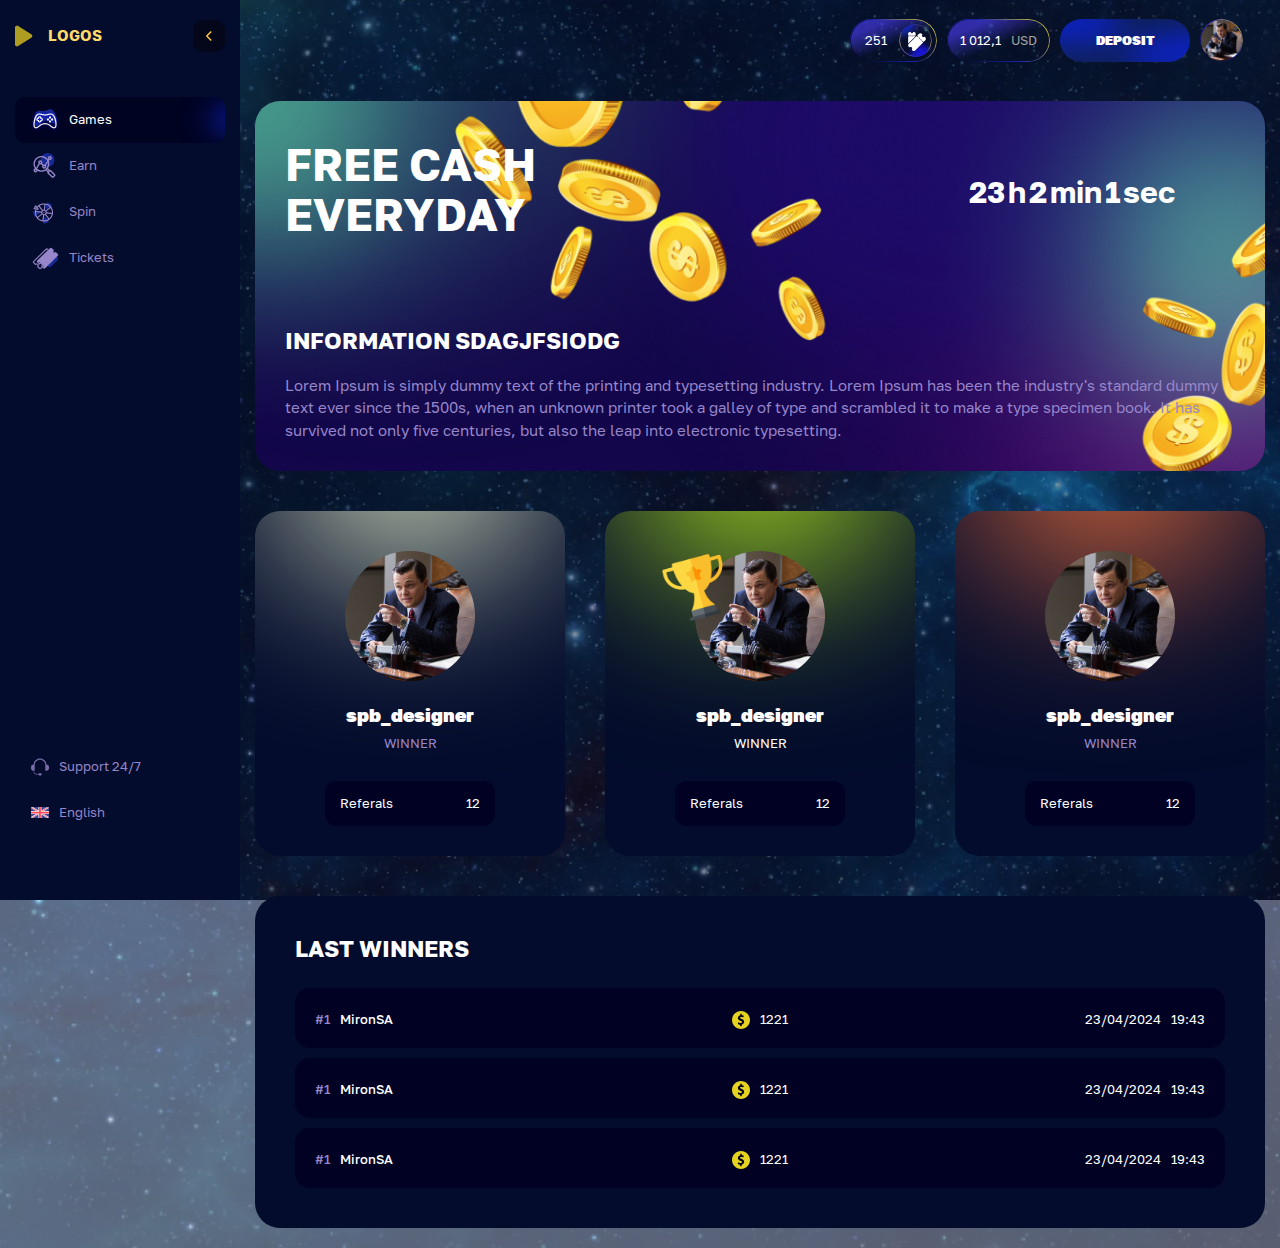
<file: index.html>
<!doctype html><html lang="en"><head><meta charset="UTF-8"><meta name="viewport" content="width=device-width,initial-scale=1"><link rel="shortcut icon" type="image/png" href="./favicon.jpg"><link rel="stylesheet" href="./assets/css/main.css"><meta name="format-detection" content="telephone=no"><title>Title</title></head><body><div class="app"><header class="header"><a href="index.html" class="header__logo"><img src="assets/img/Logo-mobile.png" alt="Logo"> logos</a><div class="header__right"><button class="header__item header__item_tickets gradient"><span>251</span> <svg width="33" height="33" viewBox="0 0 33 33" fill="none" xmlns="http://www.w3.org/2000/svg"><g clip-path="url(#clip0_3_8069)"><rect x="0.5" y="0.5" width="32" height="32" rx="16" stroke="url(#paint0_linear_3_8069)"/><g filter="url(#filter0_f_3_8069)"><ellipse cx="4.1249" cy="1.33514e-05" rx="10.725" ry="11.55" fill="url(#paint1_linear_3_8069)"/></g><g filter="url(#filter1_f_3_8069)"><ellipse cx="22.275" cy="33" rx="10.725" ry="11.55" fill="url(#paint2_linear_3_8069)"/></g><path d="M23.2263 10.9509C23.3075 10.8226 23.3417 10.6701 23.323 10.5194C23.3044 10.3687 23.2341 10.2292 23.1242 10.1245L22.7342 9.73449C22.3648 9.36508 21.8638 9.15755 21.3414 9.15755C20.819 9.15755 20.3179 9.36508 19.9485 9.73449L18.1564 11.5266L19.0223 12.3925C19.0569 12.4189 19.086 12.4518 19.1078 12.4894C19.1297 12.527 19.144 12.5685 19.1498 12.6116C19.1556 12.6548 19.1529 12.6986 19.1418 12.7407C19.1306 12.7827 19.1113 12.8222 19.085 12.8568C19.0317 12.9266 18.9529 12.9725 18.8658 12.9843C18.7787 12.996 18.6906 12.9727 18.6207 12.9194C18.5603 12.8916 17.6921 11.9909 17.6921 11.9909L9.81795 19.8651C9.61672 20.0435 9.45416 20.2612 9.34028 20.5048C9.22639 20.7484 9.1636 21.0128 9.15577 21.2816C9.14794 21.5504 9.19524 21.818 9.29475 22.0678C9.39426 22.3177 9.54388 22.5445 9.73438 22.7343L10.1197 23.1197C10.23 23.2326 10.3773 23.3021 10.5346 23.3153C10.6919 23.3285 10.8487 23.2846 10.9763 23.1916C11.2457 22.9975 11.5754 22.9055 11.9064 22.9322C12.2375 22.9588 12.5482 23.1024 12.783 23.3373C13.0178 23.5721 13.1614 23.8828 13.1881 24.2138C13.2148 24.5448 13.1228 24.8745 12.9286 25.1439C12.8356 25.2715 12.7917 25.4283 12.8049 25.5856C12.8182 25.743 12.8876 25.8902 13.0006 26.0005L13.3836 26.3836C13.753 26.753 14.254 26.9605 14.7765 26.9605C15.2989 26.9605 15.7999 26.753 16.1693 26.3836L24.127 18.4258C24.127 18.4258 23.224 17.5506 23.1985 17.4972C23.1673 17.4355 23.1564 17.3656 23.1673 17.2973C23.1783 17.229 23.2105 17.1659 23.2594 17.1171C23.3083 17.0682 23.3713 17.036 23.4396 17.025C23.5079 17.0141 23.5778 17.025 23.6396 17.0562C23.7394 17.0956 24.5797 17.9731 24.5797 17.9731L26.3834 16.1694C26.7528 15.8 26.9604 15.299 26.9604 14.7766C26.9604 14.2541 26.7528 13.7531 26.3834 13.3837L25.9679 12.9682C25.8624 12.8638 25.7246 12.7983 25.5771 12.7823C25.4295 12.7662 25.2809 12.8007 25.1554 12.88C24.8868 13.0457 24.5702 13.1159 24.2567 13.0793C23.9432 13.0427 23.6513 12.9013 23.4281 12.6782C23.205 12.455 23.0637 12.1631 23.027 11.8496C22.9904 11.5361 23.0606 11.2195 23.2263 10.9509ZM22.5717 15.9419C22.6333 16.0035 22.6679 16.087 22.6679 16.174C22.6679 16.2611 22.6333 16.3446 22.5717 16.4062C22.5101 16.4678 22.4266 16.5023 22.3396 16.5023C22.2525 16.5023 22.169 16.4678 22.1074 16.4062L21.4807 15.7794C21.4191 15.7178 21.3845 15.6343 21.3845 15.5473C21.3845 15.4602 21.4191 15.3767 21.4807 15.3151C21.5422 15.2536 21.6257 15.219 21.7128 15.219C21.7999 15.219 21.8834 15.2536 21.9449 15.3151L22.5717 15.9419ZM20.7958 14.166C20.8574 14.2276 20.892 14.3111 20.892 14.3982C20.892 14.4852 20.8574 14.5687 20.7958 14.6303C20.7343 14.6919 20.6508 14.7265 20.5637 14.7265C20.4766 14.7265 20.3931 14.6919 20.3316 14.6303L19.7001 13.9989C19.6386 13.9373 19.604 13.8538 19.604 13.7668C19.604 13.6797 19.6386 13.5962 19.7001 13.5346C19.7617 13.473 19.8452 13.4385 19.9323 13.4385C20.0193 13.4385 20.1029 13.473 20.1644 13.5346L20.7958 14.166ZM16.5036 12.2509C16.2784 12.2486 15.8304 12.2509 15.6075 12.2509C15.5204 12.2512 15.4367 12.2169 15.3749 12.1555C15.3131 12.0941 15.2782 12.0107 15.2779 11.9236C15.2776 11.8364 15.3119 11.7528 15.3733 11.691C15.4346 11.6291 15.5181 11.5942 15.6052 11.5939H16.6591L16.6591 9.59752C16.6579 9.15769 16.4826 8.73623 16.1716 8.42522C15.8606 8.11422 15.4391 7.93895 14.9993 7.93772L14.5838 7.9354C14.4395 7.93954 14.3005 7.99113 14.1885 8.08219C14.0764 8.17326 13.9975 8.29871 13.964 8.43914C13.9059 8.67118 13.7721 8.87718 13.5836 9.02447C13.3952 9.17176 13.1629 9.2519 12.9237 9.25217C12.6845 9.25243 12.4521 9.17281 12.2633 9.02595C12.0746 8.87908 11.9402 8.67337 11.8817 8.44147C11.849 8.29309 11.7659 8.16063 11.6466 8.06666C11.5272 7.97269 11.3789 7.92302 11.227 7.92611L10.8138 7.92612C10.3737 7.92845 9.95232 8.10432 9.64112 8.41552C9.32991 8.72673 9.15405 9.14814 9.15171 9.58824L9.14939 11.587L10.2079 11.6009C10.2951 11.6012 10.3785 11.6361 10.4399 11.6979C10.5013 11.7597 10.5356 11.8434 10.5353 11.9305C10.535 12.0176 10.5001 12.1011 10.4382 12.1625C10.3764 12.2238 10.2927 12.2582 10.2056 12.2578L9.15171 12.2578L9.15635 19.6074L16.5036 12.2509ZM13.2374 11.9236C13.2372 11.8802 13.2456 11.8373 13.2621 11.7972C13.2786 11.7571 13.3029 11.7207 13.3335 11.6901C13.3642 11.6594 13.4006 11.6352 13.4407 11.6187C13.4807 11.6022 13.5237 11.5937 13.567 11.5939L14.2936 11.5962C14.3803 11.5965 14.4634 11.6311 14.5248 11.6924C14.5861 11.7537 14.6207 11.8368 14.6209 11.9236C14.6207 12.0103 14.5861 12.0934 14.5248 12.1547C14.4634 12.2161 14.3803 12.2506 14.2936 12.2509L13.5647 12.2509C13.478 12.2506 13.3949 12.2161 13.3335 12.1547C13.2722 12.0934 13.2376 12.0103 13.2374 11.9236ZM11.1992 11.9236C11.199 11.8802 11.2074 11.8373 11.2239 11.7972C11.2404 11.7571 11.2647 11.7207 11.2953 11.6901C11.326 11.6594 11.3624 11.6352 11.4025 11.6187C11.4425 11.6022 11.4855 11.5937 11.5288 11.5939L12.2531 11.5939C12.3405 11.5939 12.4244 11.6287 12.4862 11.6905C12.548 11.7523 12.5827 11.8361 12.5827 11.9236C12.5827 12.011 12.548 12.0948 12.4862 12.1567C12.4244 12.2185 12.3405 12.2532 12.2531 12.2532L11.5358 12.2602C11.4913 12.2613 11.447 12.2534 11.4056 12.2369C11.3643 12.2204 11.3267 12.1956 11.2952 12.1641C11.2637 12.1326 11.239 12.0951 11.2225 12.0537C11.206 12.0124 11.198 11.9681 11.1992 11.9236Z" fill="white"/></g><defs><filter id="filter0_f_3_8069" x="-12.8001" y="-17.75" width="33.85" height="35.5" filterUnits="userSpaceOnUse" color-interpolation-filters="sRGB"><feFlood flood-opacity="0" result="BackgroundImageFix"/><feBlend mode="normal" in="SourceGraphic" in2="BackgroundImageFix" result="shape"/><feGaussianBlur stdDeviation="3.1" result="effect1_foregroundBlur_3_8069"/></filter><filter id="filter1_f_3_8069" x="5.35005" y="15.25" width="33.85" height="35.5" filterUnits="userSpaceOnUse" color-interpolation-filters="sRGB"><feFlood flood-opacity="0" result="BackgroundImageFix"/><feBlend mode="normal" in="SourceGraphic" in2="BackgroundImageFix" result="shape"/><feGaussianBlur stdDeviation="3.1" result="effect1_foregroundBlur_3_8069"/></filter><linearGradient id="paint0_linear_3_8069" x1="19.745" y1="-3.07627" x2="4.79818" y2="36.8741" gradientUnits="userSpaceOnUse"><stop offset="0.124267" stop-color="white" stop-opacity="0.15"/><stop offset="0.464" stop-color="#FFCB4D" stop-opacity="0.6"/><stop offset="0.9999" stop-color="#4131FF"/></linearGradient><linearGradient id="paint1_linear_3_8069" x1="4.1249" y1="-11.55" x2="4.1249" y2="11.55" gradientUnits="userSpaceOnUse"><stop stop-color="#1B08F3"/><stop offset="1" stop-color="#10328B"/></linearGradient><linearGradient id="paint2_linear_3_8069" x1="22.275" y1="21.45" x2="22.275" y2="44.55" gradientUnits="userSpaceOnUse"><stop stop-color="#1B08F3"/><stop offset="1" stop-color="#10328B"/></linearGradient><clipPath id="clip0_3_8069"><rect width="33" height="33" rx="16.5" fill="white"/></clipPath></defs></svg></button> <button class="header__item header__item_usdt gradient"><span>1 012,1</span> <span class="header__currency">USD</span></button> <a href="deposit.html" class="header__item btn"><span class="btn__text">Deposit</span> </a><button class="header__item gradient header__avatar-wrapper"><a href="account.html" class="header__avatar"><img src="assets/img/avatar.jpg" alt="Avatar"> </a><svg width="10" height="6" viewBox="0 0 10 6" fill="none" xmlns="http://www.w3.org/2000/svg"><path fill-rule="evenodd" clip-rule="evenodd" d="M4.46857 5.535L0.469238 1.53109L1.5305 0.471035L4.99929 3.94379L8.46933 0.470947L9.53042 1.53118L5.52975 5.53508C5.38907 5.67588 5.19818 5.75499 4.99914 5.75497C4.80011 5.75495 4.60924 5.67582 4.46857 5.535Z" fill="#FFC53E"/></svg></button></div></header><div class="warnings"><div class="warnings__container container"><div class="warnings__item done"><div class="warnings__img"></div><div class="title">Done</div><p>costumed shooting in photo zones with professional photographers</p><button class="btn"><span>PLAY</span></button> <button class="warnings__btn">Cancel</button></div><div class="warnings__item info"><div class="warnings__img"></div><div class="title">Done</div><p>costumed shooting in photo zones with professional photographers</p><button class="btn"><span>PLAY</span></button> <button class="warnings__btn">Cancel</button></div><div class="warnings__item warning"><div class="warnings__img"></div><div class="title">Done</div><p>costumed shooting in photo zones with professional photographers</p><button class="btn"><span>PLAY</span></button> <button class="warnings__btn">Cancel</button></div></div></div><div class="ticket"><div class="ticket__container container main__block"><h3 class="title">YOUR TICKET READY</h3><p>Lorem Ipsum is simply dummy text of the printing and typesetting industry.</p><form action="#" class="form ticket__form"><div class="form__field"><h4 class="form__title">Login</h4><div class="form__input-field"><input type="text" class="form__input" placeholder="Login"> <button class="form__copy-btn"></button></div></div><div class="form__field"><h4 class="form__title">Password</h4><div class="form__input-field"><input type="password" class="form__input" placeholder="Password"> <button class="form__copy-btn"></button></div></div><div class="form__message">Sign up or take a screenshot of the page</div><button class="btn"><span>PLAY</span></button></form></div></div><div class="game-popup"><div class="game-popup__container"><button class="game-popup__close-btn"></button><div class="game-popup__item game"><div class="game__img"></div><form class="game__content"><div class="game__field"><h3 class="title">CASH MACHINE</h3></div><div class="game__field"><p>Ticket amount</p><div class="game__input-block"><label for="ticket-count">$</label> <input type="text" id="ticket-count" class="game__input" placeholder="0,0001"></div><div class="game__counts"><button class="game__count">20$</button> <button class="game__count">50$</button> <button class="game__count">75$</button> <button class="game__count">100$</button> <button class="game__count">200$</button></div></div><div class="game__field"><p>Information about ticket</p><span class="game__redeem"><span class="game__title">Redeem: </span>20$ - 200$ </span><a href="#" class="game__rules">see game rules</a></div><div class="game__field"><button class="btn"><span>BUY TICKET</span></button></div></form></div></div></div><div class="login"><form action="#" class="login__form login__sign-in"><div class="login__form-content"><h2 class="title">SIGN IN</h2><p>A new user? <a href="#">Create an account</a></p><button class="btn login__telegram-btn"><span>SIGN IN WITH</span><img src="assets/img/telegram.png" alt=""></button> <span class="login__separator">or sign in with email</span><div class="login__input-field"><input type="text" class="login__input" placeholder="Username/Email"> <input type="password" class="login__input" placeholder="Password"></div><button class="btn login__btn"><span>Sign in</span></button> <button class="login__password-btn">Forget password?</button></div></form><form action="#" class="login__form login__sign-up"><div class="login__form-content"><h2 class="title">SIGN UP</h2><p>Already have an account? <a href="#"> Sign In</a></p><button class="btn login__telegram-btn"><span>SIGN IN WITH</span><img src="assets/img/telegram.png" alt=""></button> <span class="login__separator">or sign in with email</span><div class="login__input-field"><input type="text" class="login__input" placeholder="Username/Email"> <input type="password" class="login__input" placeholder="Password"> <input type="password" class="login__input" placeholder="Repeat password"> <input type="tel" class="login__input" placeholder="Phone number"></div><button class="btn login__btn"><span>Sign Up</span></button> <button class="login__password-btn">Forget password?</button></div></form><form action="#" class="login__form login__restore-password"><div class="login__form-content"><h2 class="title">FORGET PASSWORD</h2><div class="login__tabs"><button class="login__tab active"><span>Phone</span></button> <button class="login__tab"><span>Number</span></button></div><div class="login__input-field"><input type="text" class="login__input" placeholder="Username/Email"> <button class="btn login__btn"><span>COUNTINED</span></button></div></div></form><form action="#" class="login__form login__code"><div class="login__form-content"><h2 class="title">ENTER TO CODE</h2><p>Check your email, we have sent a <b>5-digit</b> recovery code, do not forget to <b>check the spam</b> folder</p><div class="login__input-code-group"><input type="text" class="login__input-code" placeholder="_"> <input type="text" class="login__input-code" placeholder="_"> <input type="text" class="login__input-code" placeholder="_"> <input type="text" class="login__input-code" placeholder="_"> <input type="text" class="login__input-code" placeholder="_"></div><button class="btn login__btn"><span>NEXT</span></button></div></form><form action="#" class="login__form login__password"><div class="login__form-content"><h2 class="title">PASSWORD</h2><div class="login__input-field"><input type="Password" class="login__input" placeholder="Password"> <input type="password" class="login__input" placeholder="Confirm password"> <button class="btn login__btn"><span>CHANGE PASSWORD</span></button></div></div></form></div><div class="mobile-wallet loading"><button class="mobile-wallet__close-btn"></button><div class="mobile-wallet__loaded"><h2 class="title"><img src="assets/img/wallet.png" alt="Wallet">USDT</h2><div class="mobile-wallet__tabs"><button class="mobile-wallet__btn active"><span>Deposit</span></button> <button class="mobile-wallet__btn"><span>Cashout</span></button></div><div class="mobile-wallet__content"><div class="mobile-wallet__deposit"><div class="mobile-wallet__field"><h3 class="mobile-wallet__title">Select network</h3><div class="mobile-wallet__select-field"><select name="deposit-select" id="deposit-select" class="mobile-wallet__select"><option disabled="disabled" selected="selected">Select Network</option></select></div></div><div class="mobile-wallet__field qr"><div class="mobile-wallet__qr"><img src="assets/img/qr.png" alt="QR"></div></div><div class="mobile-wallet__field"><div class="mobile-wallet__warning attention"><span>Fee</span> <span>0,000021</span></div><div class="mobile-wallet__warning"><span>Minimum Deposit:</span> <span>0,0000</span></div></div></div><div class="mobile-wallet__cashout active"><div class="mobile-wallet__field"><h3 class="mobile-wallet__title">Select network</h3><div class="mobile-wallet__input-field"><input type="text" class="mobile-wallet__input" placeholder="bc1qzmu0jxswuvuay8n6hcl5z98ufmx2avsfntl7wh"></div></div><div class="mobile-wallet__field"><h3 class="mobile-wallet__title">Select network</h3><div class="mobile-wallet__input-field"><span class="mobile-wallet__error">invalid value</span> <input type="text" class="mobile-wallet__input error" placeholder="0,0001"> <span>Amount USD</span></div><div class="mobile-wallet__input-field"><input type="text" class="mobile-wallet__input" placeholder="0,0241"> <span>Amount crypto total</span></div></div><div class="mobile-wallet__field"><div class="mobile-wallet__warning attention"><span>Tax:</span> <span>0,000021</span></div><button class="btn"><span>Cashout 0,003</span></button></div></div></div></div><div class="mobile-wallet__loading"><h2 class="title"><img src="assets/img/wallet.png" alt="Wallet"><div class="mobile-wallet__line"></div></h2><div class="mobile-wallet__tabs"></div><div class="mobile-wallet__content"><div class="mobile-wallet__deposit"><div class="mobile-wallet__field"><h3 class="mobile-wallet__title"><div class="mobile-wallet__line mobile-wallet__line_grey"></div><div class="mobile-wallet__line mobile-wallet__line_grey"></div></h3><div class="mobile-wallet__tabs"><div class="mobile-wallet__line"></div><div class="mobile-wallet__line"></div></div></div><div class="mobile-wallet__field qr"><div class="mobile-wallet__qr"></div></div><div class="mobile-wallet__field"><div class="mobile-wallet__warning"><div class="mobile-wallet__line mobile-wallet__line_small mobile-wallet__line_grey"></div><div class="mobile-wallet__line"></div></div><div class="mobile-wallet__warning"><div class="mobile-wallet__line mobile-wallet__line_grey"></div><div class="mobile-wallet__line mobile-wallet__line_grey"></div><div class="mobile-wallet__line"></div></div></div></div></div></div></div><div class="nav"><div class="nav__deposit-btn"><a href="#"><img src="assets/img/svg/deposit-menu.svg" alt="Deposit"></a></div><nav class="menu"><div class="menu__top"><div class="menu__logo-block"><a href="index.html" class="menu__logo"><img src="assets/img/Logo.png" alt="Logo"> <span>logos</span> </a><button class="menu__back-btn"><svg width="6" height="10" viewBox="0 0 6 10" fill="none" xmlns="http://www.w3.org/2000/svg"><path fill-rule="evenodd" clip-rule="evenodd" d="M0.222079 4.45897L4.72415 -4.61433e-08L5.7797 1.06575L1.81556 4.99194L5.77978 8.91952L4.72406 9.98509L0.22199 5.52464C0.0798132 5.38377 -0.000164736 5.19193 -0.000148038 4.99179C-0.00013134 4.79165 0.0798786 4.59981 0.222079 4.45897Z" fill="#FFC53E"/></svg></button></div><ul><li class="menu__item active"><a class="menu__link" href="games.html"><div class="menu__svg"><svg width="34" height="29" viewBox="0 0 34 29" fill="none" xmlns="http://www.w3.org/2000/svg"><path class="menu__svg-blue" d="M31.3648 12.3449C31.0917 10.797 30.5889 9.10713 29.9611 7.53688C29.3422 6.03431 28.6329 4.64687 27.8641 3.61148C24.8982 -0.234513 22.3544 0.752821 19.314 1.97733C18.3423 2.34562 17.3058 2.75681 16.2125 3.00329L15.8667 3.04859C14.7469 3.092 13.6394 2.96166 12.6056 2.85609C9.35683 2.48984 6.64009 2.15717 4.76927 6.67117C4.29314 7.86963 3.93051 9.39749 3.75408 11.0042C3.55193 12.6832 3.50141 14.4456 3.6362 16.0116C3.79315 17.7468 4.13009 18.9765 4.62574 19.8066C5.11253 20.5691 5.73231 21.0043 6.48509 21.1123C7.16427 21.1954 7.91616 21.0281 8.66716 20.5855C9.94483 19.8673 11.3502 18.5126 12.6899 16.9257C13.6289 15.7698 15.568 14.9994 17.5736 14.7367C19.5793 14.474 21.6514 14.719 22.8564 15.5939C24.5597 16.7823 26.2665 17.7292 27.686 18.0941C28.5213 18.2945 29.2953 18.2964 29.9302 18.0411C30.5952 17.7475 31.121 17.1966 31.3861 16.2668C31.6556 15.3708 31.6645 14.0959 31.3648 12.3449Z" fill="#172994"/><g><path d="M30.985 18.4484C30.9152 16.8782 30.6362 15.1373 30.2177 13.4988C29.7992 11.9286 29.2761 10.4608 28.6483 9.33429C26.2071 5.13565 23.5566 5.78422 20.3829 6.60347C19.3715 6.84242 18.2904 7.1155 17.1744 7.21791H16.8256C15.7096 7.1155 14.6285 6.84242 13.6171 6.60347C10.4435 5.81836 7.79295 5.13565 5.35169 9.36843C4.72394 10.4949 4.16593 11.9627 3.7823 13.5329C3.3638 15.1714 3.0848 16.9123 3.01505 18.4826C2.9453 20.2235 3.11968 21.4865 3.5033 22.374C3.88693 23.1932 4.44493 23.7053 5.17731 23.9101C5.83994 24.0807 6.6072 24.0125 7.40933 23.6711C8.76946 23.125 10.3388 21.9644 11.8734 20.5648C12.9545 19.5407 14.9772 19.0287 17 19.0287C19.0228 19.0287 21.0455 19.5407 22.1267 20.5648C23.6612 21.9644 25.2306 23.125 26.5907 23.6711C27.3928 23.9783 28.1601 24.0807 28.8227 23.9101C29.5202 23.7053 30.1131 23.2274 30.4967 22.3398C30.8803 21.4865 31.0547 20.2235 30.985 18.4484ZM29.311 21.8619C29.1017 22.3398 28.8227 22.6129 28.474 22.7153C28.0903 22.8177 27.6021 22.7495 27.0441 22.5447C25.8234 22.0668 24.3936 21.0086 22.9985 19.7114C21.6733 18.4143 19.3366 17.7657 17 17.7657C14.6634 17.7657 12.3267 18.4143 10.9666 19.6432C9.53671 20.9403 8.10683 22.0326 6.92107 22.4764C6.36307 22.6812 5.87482 22.7836 5.49119 22.6471C5.14244 22.5447 4.86344 22.2716 4.65418 21.7937C4.37518 21.1451 4.23568 20.0869 4.30543 18.5167C4.37518 17.0489 4.61931 15.3762 5.03781 13.806C5.42144 12.3382 5.90969 10.9728 6.50257 9.94873C8.42071 6.56934 10.6527 7.1155 13.3032 7.79821C14.3844 8.07129 15.5004 8.34437 16.721 8.44678H17.2441C18.4996 8.34437 19.6157 8.07129 20.6968 7.79821C23.3473 7.14964 25.5793 6.56934 27.4974 9.94873C28.0903 10.9728 28.5786 12.3041 28.9622 13.806C29.3458 15.3762 29.6248 17.0147 29.6946 18.5167C29.7643 20.0869 29.6248 21.1451 29.311 21.8619Z" fill="#9787CA"/><path d="M13.7915 11.792C13.4427 11.4848 13.0242 11.2458 12.536 11.2117C12.5011 10.7679 12.2918 10.3242 11.978 10.017L11.9431 9.98283C11.5595 9.60734 11.0712 9.40253 10.5132 9.40253C9.9552 9.40253 9.43207 9.64147 9.08332 9.98283C8.76944 10.29 8.52531 10.7338 8.49044 11.2117C8.00219 11.2458 7.58368 11.4506 7.23493 11.7579L7.20006 11.792C6.81643 12.1675 6.60718 12.6454 6.60718 13.1915C6.60718 13.7377 6.8513 14.2497 7.20006 14.5911C7.54881 14.9324 7.96731 15.1373 8.49044 15.1714C8.52531 15.6493 8.73457 16.093 9.08332 16.4003C9.46694 16.7758 9.9552 16.9806 10.5132 16.9806C11.0712 16.9806 11.5943 16.7416 11.9431 16.4003C12.257 16.0589 12.5011 15.6493 12.536 15.1714C13.0242 15.1373 13.4776 14.9324 13.7915 14.5911C14.1751 14.2156 14.3843 13.7377 14.3843 13.1915C14.3843 12.6454 14.1402 12.1334 13.7915 11.792ZM12.9196 13.7036C12.7801 13.8401 12.6057 13.9084 12.3965 13.9084H11.9082C11.5595 13.9084 11.2456 14.1815 11.2456 14.557V15.0007C11.2456 15.2055 11.1758 15.3762 11.0363 15.5127C10.8968 15.6493 10.7225 15.7176 10.5132 15.7176C10.3039 15.7176 10.1296 15.6493 9.99007 15.5127C9.85057 15.3762 9.78082 15.2055 9.78082 15.0007V14.5228C9.78082 14.1815 9.50182 13.8742 9.11819 13.8742H8.62994C8.42069 13.8742 8.24631 13.806 8.10681 13.6694C8.00219 13.567 7.89756 13.3964 7.89756 13.1915C7.89756 12.9867 7.96731 12.8161 8.10681 12.6795L8.14169 12.6454C8.28119 12.543 8.45556 12.4747 8.62994 12.4747H9.11819C9.46694 12.4747 9.78082 12.2016 9.78082 11.8261V11.3482C9.78082 11.1434 9.85057 10.9727 9.99007 10.8362C10.1296 10.6997 10.3039 10.6314 10.5132 10.6314C10.7225 10.6314 10.8968 10.6997 11.0363 10.8362L11.0712 10.8703C11.1758 11.0069 11.2456 11.1776 11.2456 11.3482V11.8261C11.2456 12.1675 11.5246 12.4747 11.9082 12.4747H12.3965C12.6057 12.4747 12.7801 12.543 12.9196 12.6795C13.0591 12.8161 13.1288 12.9867 13.1288 13.1915C13.1288 13.3964 13.0591 13.567 12.9196 13.7036Z" fill="#9787CA"/><path d="M23.0683 11.9627C23.7424 11.9627 24.2889 11.4278 24.2889 10.768C24.2889 10.1081 23.7424 9.57324 23.0683 9.57324C22.3942 9.57324 21.8477 10.1081 21.8477 10.768C21.8477 11.4278 22.3942 11.9627 23.0683 11.9627Z" fill="#9787CA"/><path d="M23.0683 16.8099C23.7424 16.8099 24.2889 16.275 24.2889 15.6151C24.2889 14.9553 23.7424 14.4204 23.0683 14.4204C22.3942 14.4204 21.8477 14.9553 21.8477 15.6151C21.8477 16.275 22.3942 16.8099 23.0683 16.8099Z" fill="#9787CA"/><path d="M20.5922 14.3863C21.2664 14.3863 21.8128 13.8514 21.8128 13.1916C21.8128 12.5317 21.2664 11.9968 20.5922 11.9968C19.9181 11.9968 19.3716 12.5317 19.3716 13.1916C19.3716 13.8514 19.9181 14.3863 20.5922 14.3863Z" fill="#9787CA"/><path d="M25.5444 14.3863C26.2185 14.3863 26.765 13.8514 26.765 13.1916C26.765 12.5317 26.2185 11.9968 25.5444 11.9968C24.8702 11.9968 24.3237 12.5317 24.3237 13.1916C24.3237 13.8514 24.8702 14.3863 25.5444 14.3863Z" fill="#9787CA"/></g></svg></div><span>Games</span></a></li><li class="menu__item"><a class="menu__link" href="earn.html"><div class="menu__svg"><svg width="28" height="26" viewBox="0 0 28 26" fill="none" xmlns="http://www.w3.org/2000/svg"><circle class="menu__svg-blue" cx="16.5" cy="7" r="7" fill="#172994"/><g><path d="M24.0921 21.2126L20.1207 17.3588C19.8634 17.1091 19.5238 16.9753 19.1638 16.9799C19.0461 16.9817 18.9292 16.9988 18.8159 17.0307L17.023 15.291C18.442 13.1447 18.7289 10.4164 17.7897 8.02233L18.4049 7.06366C18.5636 7.10218 18.7262 7.12169 18.8895 7.12175C20.0258 7.12175 20.9502 6.19728 20.9502 5.06097C20.9502 3.92471 20.0258 3.00028 18.8895 3.00028C17.7532 3.00028 16.8288 3.92471 16.8288 5.06097C16.8288 5.53122 16.9874 5.96486 17.2535 6.31205L17.0628 6.60931C16.909 6.37254 16.7428 6.14411 16.5648 5.92499C15.2307 4.28354 13.3373 3.25989 11.2333 3.04251C9.12918 2.82518 7.06656 3.44015 5.42511 4.7742C3.78361 6.10821 2.75988 8.00167 2.54255 10.1057C2.34829 11.9862 2.81944 13.8334 3.87411 15.3767C3.07463 15.6603 2.50035 16.4238 2.50035 17.3192C2.50035 18.4555 3.42478 19.38 4.56105 19.38C5.51886 19.38 6.32612 18.7231 6.55609 17.8362C7.48404 18.3547 8.51649 18.6838 9.60567 18.7964C9.8829 18.825 10.1593 18.8392 10.4343 18.8392C11.9699 18.8392 13.4561 18.3962 14.7413 17.5557L16.5182 19.2618C16.4411 19.4383 16.4029 19.6293 16.4061 19.8219C16.4115 20.1816 16.5562 20.5173 16.8135 20.7669L20.785 24.6207C21.0458 24.8738 21.3838 24.9997 21.7214 24.9997C22.0726 24.9997 22.4235 24.8634 22.6868 24.5921L24.1206 23.1144C24.6371 22.5822 24.6243 21.7292 24.0921 21.2126ZM18.8894 4.37528C19.2676 4.37528 19.5752 4.68289 19.5752 5.06101C19.5752 5.43918 19.2676 5.74684 18.8894 5.74684C18.5113 5.74684 18.2037 5.43918 18.2037 5.06101C18.2037 4.68289 18.5113 4.37528 18.8894 4.37528ZM17.7291 17.892L17.4145 18.2162L15.8334 16.6981C15.9468 16.592 16.0568 16.4834 16.1627 16.372L17.7291 17.892ZM3.91024 10.247C4.08985 8.50827 4.93578 6.9436 6.29226 5.8412C7.47003 4.88394 8.91004 4.3748 10.4072 4.3748C10.6343 4.3748 10.8629 4.38653 11.0919 4.41021C12.8306 4.58986 14.3953 5.43579 15.4977 6.79223C15.779 7.1381 16.0243 7.51179 16.2297 7.90748L13.8173 11.6666C13.6073 11.5963 13.3874 11.5605 13.166 11.5605C12.9255 11.5603 12.6868 11.6024 12.4609 11.6849L11.1086 10.2316C11.2475 9.94956 11.3195 9.63937 11.3193 9.32502C11.3193 8.18875 10.3948 7.26432 9.25848 7.26432C8.12221 7.26432 7.19778 8.18875 7.19778 9.32502C7.19778 9.81215 7.36807 10.2601 7.6517 10.6132L5.0936 14.7213C4.16389 13.4226 3.74469 11.8494 3.91024 10.247ZM13.1661 12.9354C13.5442 12.9354 13.8518 13.243 13.8518 13.6212C13.8518 13.9993 13.5442 14.307 13.1661 14.307C12.7879 14.307 12.4803 13.9993 12.4803 13.6212C12.4803 13.243 12.7879 12.9354 13.1661 12.9354ZM8.57278 9.32498C8.57278 8.94685 8.8804 8.63924 9.25852 8.63924C9.63669 8.63924 9.94434 8.94685 9.94434 9.32498C9.94434 9.7031 9.63669 10.0108 9.25852 10.0108C8.88035 10.0108 8.57278 9.70314 8.57278 9.32498ZM4.56109 18.005C4.18297 18.005 3.87535 17.6974 3.87535 17.3192C3.87535 16.9411 4.18297 16.6335 4.56109 16.6335C4.93922 16.6335 5.24687 16.9411 5.24687 17.3192C5.24687 17.6974 4.93922 18.005 4.56109 18.005ZM10.4317 17.4641C10.2046 17.4641 9.97601 17.4523 9.74699 17.4287C8.35227 17.2846 7.06974 16.7113 6.04777 15.7901L8.8199 11.3383C8.96397 11.3697 9.11101 11.3856 9.25848 11.3857C9.55814 11.3859 9.8542 11.3204 10.1258 11.1937L11.3991 12.5621C11.2065 12.8818 11.105 13.248 11.1054 13.6212C11.1054 14.7575 12.0298 15.6819 13.1661 15.6819C14.3024 15.6819 15.2268 14.7575 15.2268 13.6212C15.2271 13.2301 15.1154 12.8471 14.905 12.5175L16.8155 9.54033C17.314 11.8708 16.5195 14.3943 14.5466 15.9976C13.3689 16.9549 11.9289 17.4641 10.4317 17.4641ZM21.721 23.613L17.7926 19.801L19.1846 18.3664L23.113 22.1784L21.721 23.613Z" fill="#9787CA"/></g></svg></div><span>Earn</span></a></li><li class="menu__item"><a class="menu__link" href="spin.html"><div class="menu__svg"><svg width="34" height="30" viewBox="0 0 34 30" fill="none" xmlns="http://www.w3.org/2000/svg"><path class="menu__svg-blue" d="M17.9708 10.2304L18.7607 4.3057C18.827 3.8089 19.2525 3.43066 19.7496 3.49455C22.0158 3.78578 24.0018 5.14164 25.1685 6.21382C25.5791 6.59121 25.5259 7.22996 25.0975 7.587L20.3789 11.5192C20.0737 11.7735 19.6468 11.8231 19.2915 11.6454L18.5148 11.257C18.1329 11.0661 17.9144 10.6537 17.9708 10.2304Z" fill="#172994"/><path class="menu__svg-blue" d="M10.2696 16.7353L5.52158 20.3662C5.12344 20.6706 4.55508 20.6372 4.24874 20.2405C2.85227 18.4322 2.40666 16.0691 2.33985 14.486C2.31633 13.9287 2.80563 13.5147 3.36105 13.5652L9.47808 14.1213C9.87374 14.1572 10.2106 14.424 10.3362 14.8009L10.6108 15.6247C10.7458 16.0298 10.6088 16.476 10.2696 16.7353Z" fill="#172994"/><path class="menu__svg-blue" d="M17.6739 21.2119L21.3048 25.9599C21.6092 26.3581 21.5758 26.9264 21.1791 27.2328C19.3708 28.6292 17.0077 29.0748 15.4246 29.1417C14.8673 29.1652 14.4533 28.6759 14.5038 28.1205L15.0599 22.0034C15.0958 21.6078 15.3626 21.2709 15.7395 21.1453L16.5633 20.8707C16.9684 20.7357 17.4145 20.8727 17.6739 21.2119Z" fill="#172994"/><g><path d="M16.3388 15.9136C16.5241 15.5926 16.4142 15.1822 16.0932 14.9969C15.7723 14.8116 15.3619 14.9216 15.1766 15.2425C14.9913 15.5635 15.1012 15.9739 15.4222 16.1592C15.7431 16.3445 16.1535 16.2345 16.3388 15.9136Z" fill="#9787CA"/><path d="M7.30262 8.50744L6.29104 7.18354C6.22403 7.09569 6.13636 7.02575 6.03581 6.97995C5.93526 6.93415 5.82495 6.91389 5.71469 6.921C5.60443 6.9281 5.49764 6.96233 5.40379 7.02065C5.30995 7.07897 5.23197 7.15957 5.17679 7.25529L3.25955 10.576C3.20425 10.6717 3.17344 10.7795 3.16985 10.89C3.16626 11.0004 3.19002 11.11 3.239 11.209C3.28798 11.3081 3.36067 11.3935 3.45061 11.4576C3.54055 11.5218 3.64495 11.5628 3.75454 11.5769L5.40686 11.791C4.68582 13.7623 4.54262 15.8985 4.99412 17.9484C5.44561 19.9984 6.47302 21.8768 7.95554 23.3627C9.43806 24.8487 11.314 25.8805 13.3629 26.3368C15.4117 26.7931 17.5483 26.6549 19.5213 25.9385C21.4943 25.2221 23.2217 23.9572 24.5005 22.2926C25.7792 20.628 26.5561 18.6329 26.7397 16.5419C26.9234 14.4509 26.5062 12.3509 25.5372 10.4889C24.5682 8.62693 23.0877 7.0803 21.2698 6.03091C19.0262 4.72031 16.3898 4.24983 13.8313 4.70347C11.2728 5.15712 8.95887 6.50535 7.30262 8.50744ZM20.5988 7.19317C21.5045 7.71592 22.3191 8.3827 23.0104 9.16733L17.9563 13.0454C17.6334 12.7627 17.2581 12.546 16.8518 12.4077L17.6849 6.08115C18.7094 6.29364 19.6932 6.66909 20.5988 7.19317ZM16.3547 5.90115L15.5202 12.2317C15.0931 12.2626 14.6757 12.3745 14.2903 12.5613L10.4042 7.49673C12.1585 6.32543 14.2498 5.76468 16.3547 5.90115ZM17.5012 16.5846C17.3021 16.9294 17.0052 17.2074 16.6481 17.3835C16.291 17.5596 15.8897 17.6259 15.495 17.5739C15.1003 17.522 14.7298 17.3541 14.4304 17.0916C14.1311 16.8291 13.9163 16.4837 13.8133 16.0991C13.7102 15.7145 13.7235 15.308 13.8515 14.931C13.9795 14.5539 14.2164 14.2233 14.5323 13.981C14.8481 13.7386 15.2288 13.5953 15.6261 13.5693C16.0234 13.5432 16.4195 13.6356 16.7643 13.8347C17.2262 14.102 17.5632 14.5417 17.7013 15.0573C17.8395 15.5728 17.7675 16.1221 17.5012 16.5846ZM5.83577 8.79802L7.27326 10.6795L4.92509 10.3754L5.83577 8.79802ZM8.69805 12.2172C8.82943 12.2343 8.96294 12.2121 9.08174 12.1535C9.20053 12.0948 9.29928 12.0022 9.36553 11.8875C9.43177 11.7727 9.46255 11.641 9.45397 11.5087C9.44539 11.3765 9.39784 11.2498 9.31731 11.1446L8.14009 9.60374C8.50155 9.14056 8.90382 8.71074 9.34207 8.31942L13.2249 13.3798C12.9423 13.7025 12.7258 14.0776 12.5876 14.4836L6.26376 13.6512C6.38352 13.076 6.55463 12.5127 6.77502 11.9681L8.69805 12.2172ZM6.08357 14.9817L12.4114 15.8156C12.4424 16.2427 12.5542 16.6601 12.741 17.0455L7.67582 20.9335C6.50513 19.1784 5.9453 17.0866 6.08291 14.9814L6.08357 14.9817ZM10.9167 23.9629C10.0101 23.4407 9.19306 22.7765 8.4968 21.9955L13.5592 18.1107C13.8821 18.3934 14.2574 18.6101 14.6637 18.7484L13.8322 25.0644C12.8071 24.858 11.8223 24.4859 10.9167 23.9629ZM15.1628 25.2384L15.9953 18.9244C16.4225 18.8935 16.8398 18.7816 17.2252 18.5948L21.103 23.647C19.3466 24.8047 17.2627 25.363 15.1628 25.2384ZM22.169 22.8306L18.2906 17.7763C18.5732 17.4536 18.7897 17.0785 18.9279 16.6725L25.2443 17.5041C24.828 19.5676 23.748 21.4383 22.169 22.8306ZM25.4183 16.1727L19.1041 15.3405C19.0732 14.9134 18.9613 14.496 18.7745 14.1106L23.8277 10.2334C24.9849 11.9896 25.5429 14.0731 25.4183 16.1727Z" fill="#9787CA"/></g></svg></div><span>Spin</span></a></li><li class="menu__item"><a class="menu__link" href="tickets.html"><div class="menu__svg"><svg width="27" height="23" viewBox="0 0 27 23" fill="none" xmlns="http://www.w3.org/2000/svg"><path class="menu__svg-blue" d="M20.2006 7.04115L13.3386 14.1573C12.5954 14.928 12.6065 16.152 13.3636 16.9091L16.0658 19.6113C16.8368 20.3823 18.0834 20.3936 18.8683 19.6367L25.5339 13.2092C26.3393 12.4326 26.3509 11.1464 25.5598 10.3553L22.2273 7.02273C21.6655 6.46092 20.7521 6.46923 20.2006 7.04115Z" fill="#172994"/><g><path d="M16.6784 13.6636C16.7848 13.6472 16.8835 13.5983 16.9603 13.5235C17.0371 13.4486 17.088 13.3517 17.1053 13.2463C17.1225 13.1408 17.1051 13.0329 17.0558 12.938C17.0065 12.8431 16.928 12.7662 16.8319 12.7182L16.8317 12.7181L15.4355 12.0228L16.6784 13.6636ZM16.6784 13.6636L15.1296 13.9033M16.6784 13.6636L15.1296 13.9033M15.1296 13.9033L14.8868 15.4147L14.8867 15.4148C14.8696 15.5203 14.8188 15.6173 14.7421 15.6923C14.6655 15.7671 14.5671 15.816 14.4608 15.8326L15.1296 13.9033ZM14.6045 12.9666C14.4981 12.9831 14.3993 13.032 14.3225 13.107C14.2457 13.1819 14.1948 13.279 14.1776 13.3845L14.1776 13.3845L14.1209 13.7327L13.9559 13.4161L13.9559 13.4161C13.9127 13.3333 13.847 13.264 13.7665 13.2158C13.686 13.1676 13.5936 13.1421 13.4995 13.1421L13.4975 13.1421L14.2763 13.4006C14.29 13.3165 14.3306 13.2387 14.3923 13.1785C14.454 13.1183 14.5337 13.0788 14.6198 13.0655L15.109 12.9893L14.9541 12.9122L14.6045 12.9666ZM14.6045 12.9666L14.6198 13.0654L14.6044 12.9667L14.6045 12.9666ZM13.2488 12.0624L13.5708 12.2224C13.5708 12.2224 13.5709 12.2224 13.5709 12.2224L13.2488 12.0624ZM13.2488 12.0624L13.4111 12.3731L13.4111 12.3732C13.4605 12.4681 13.478 12.576 13.4609 12.6814C13.4438 12.7868 13.393 12.8839 13.3163 12.9588C13.3163 12.9588 13.3163 12.9588 13.3163 12.9588L13.065 13.2045M18.0291 8.07628L17.9559 8.14779L18.0291 8.21935L18.6126 8.78967L18.6824 8.85795L18.7523 8.78972L19.3362 8.2198L19.4094 8.1483L19.3362 8.07674L18.7528 7.50637L18.6829 7.43808L18.613 7.50632L18.0291 8.07628ZM16.8612 6.93556L16.7879 7.00711L16.8612 7.07866L17.4451 7.64882L17.515 7.71705L17.5848 7.64881L18.1685 7.07869L18.2417 7.00716L18.1685 6.93563L17.5848 6.36546L17.515 6.29721L17.4451 6.36544L16.8612 6.93556ZM15.6938 5.79574L15.6206 5.86729L15.6938 5.93883L16.2777 6.50895L16.3476 6.57717L16.4175 6.50893L17.0011 5.93882L17.0744 5.86729L17.0011 5.79575L16.4175 5.22559L16.3476 5.15734L16.2777 5.22557L15.6938 5.79574ZM20.364 10.3571L20.2907 10.4286L20.364 10.5001L20.9479 11.0703L21.0177 11.1385L21.0876 11.0703L21.6713 10.5001L21.7445 10.4286L21.6713 10.3571L21.0876 9.7869L21.0177 9.71865L20.9479 9.78689L20.364 10.3571ZM19.1964 9.2166L19.1232 9.28815L19.1965 9.35967L19.7804 9.92978L19.8503 9.99802L19.9201 9.92976L20.5038 9.35944L20.577 9.2879L20.5037 9.21637L19.9199 8.64621L19.85 8.57796L19.7801 8.64623L19.1964 9.2166ZM14.3802 15.8392H14.3803L11.7837 10.6262C11.722 10.6864 11.6814 10.7641 11.6677 10.8482C11.6541 10.9324 11.6681 11.0185 11.7077 11.0944L11.619 11.1406L11.619 11.1406C11.619 11.1406 11.619 11.1407 11.619 11.1407L12.3276 12.5028L11.221 13.5837C11.2209 13.5838 11.2208 13.5839 11.2207 13.584C11.143 13.6587 11.0912 13.756 11.0735 13.8619C11.0558 13.968 11.0731 14.0768 11.1229 14.1724C11.1726 14.2679 11.2519 14.345 11.349 14.3929C11.4459 14.4408 11.5557 14.4572 11.6626 14.4399C11.6627 14.4399 11.6629 14.4399 11.663 14.4399L13.2119 14.2008L13.9243 15.5654C13.9675 15.6481 14.0331 15.7173 14.1135 15.7655C14.1939 15.8137 14.2862 15.8391 14.3802 15.8392ZM14.8148 10.0732L13.7062 11.1567L15.4114 9.97758C15.4114 9.97757 15.4113 9.97756 15.4113 9.97755C15.3144 9.92941 15.2045 9.91278 15.0975 9.92988C14.9905 9.94697 14.8916 9.99692 14.8152 10.0729C14.8151 10.073 14.815 10.0731 14.8148 10.0732Z" fill="#9787CA" stroke="#9787CA" stroke-width="0.2"/><path d="M11.9395 20.4333L11.9395 20.4334C12.0617 20.5528 12.261 20.5529 12.3834 20.4333L24.961 8.14773L24.9613 8.1458L24.984 8.12359C25.105 8.00529 25.1049 7.81449 24.9841 7.69651L24.9841 7.6965L23.5509 6.29654C22.7023 6.80233 21.6044 6.67831 20.896 5.98626L20.9659 5.91473L20.896 5.98625C20.1878 5.29437 20.0594 4.22113 20.5761 3.3904L19.1464 1.99612L19.1464 1.99607C19.0878 1.9389 19.008 1.90626 18.9243 1.90625L11.9395 20.4333ZM11.9395 20.4333L10.5097 19.0367C11.0254 18.2057 10.8962 17.1329 10.1881 16.4417L10.188 16.4416M11.9395 20.4333L10.188 16.4416M10.188 16.4416C9.47935 15.7517 8.38372 15.6277 7.53511 16.131L6.1022 14.7314L6.10216 14.7313M10.188 16.4416L6.10216 14.7313M6.10216 14.7313C5.98117 14.6133 5.98111 14.4226 6.1022 14.3043M6.10216 14.7313L6.1022 14.3043M6.1022 14.3043L18.7021 1.99607M6.1022 14.3043L18.7021 1.99607M18.7021 1.99607C18.7606 1.9389 18.8404 1.90633 18.9242 1.90625L18.7021 1.99607ZM21.9131 3.27833L19.8698 1.28285C19.3475 0.772376 18.5012 0.772397 17.9787 1.28283L18.0485 1.35437L17.9787 1.28284L16.5895 2.63991L15.7839 1.85295L15.7141 1.92448L15.7839 1.85295C15.2614 1.3425 14.4154 1.34251 13.8928 1.85294L13.9626 1.92448L13.8927 1.85295L1.2929 14.1608C0.769047 14.6725 0.769019 15.5032 1.2929 16.0147C1.29291 16.0147 1.29291 16.0147 1.29292 16.0147L3.33616 18.0106L3.40607 18.0788L3.47594 18.0105L3.76586 17.7271C3.76614 17.7268 3.76643 17.7266 3.76672 17.7263C4.21823 17.3061 4.92877 17.3061 5.37999 17.7263C5.8227 18.1594 5.82243 18.8602 5.37918 19.293L5.37916 19.293L5.08734 19.5781L5.01413 19.6497L5.08734 19.7212L7.13061 21.7175L7.13062 21.7175C7.65292 22.2275 8.49878 22.2275 9.02112 21.7175L9.02115 21.7175L10.4105 20.3599L11.2165 21.147C11.7388 21.6571 12.5847 21.6571 13.1072 21.147L13.1073 21.1469L25.7071 8.83834C26.231 8.32663 26.231 7.4964 25.7071 6.98487L23.6638 4.98893L23.594 4.92067L23.5241 4.98893L23.2323 5.27398L23.2317 5.27455C23.0909 5.41425 22.9146 5.51532 22.7205 5.56722C22.5265 5.61912 22.3217 5.61994 22.1272 5.5696C21.9327 5.5192 21.7556 5.4195 21.6138 5.28088C21.4719 5.14227 21.3704 4.9697 21.3192 4.78079C21.2679 4.5919 21.2688 4.39317 21.3216 4.2047C21.3745 4.01622 21.4775 3.84448 21.6206 3.70704L21.6212 3.70647L21.9131 3.42141L21.9863 3.34987L21.9131 3.27833ZM8.29733 21.0035L8.29721 21.0036C8.26831 21.0319 8.23385 21.0545 8.19574 21.07C8.15762 21.0854 8.11668 21.0934 8.07528 21.0934C8.03388 21.0934 7.99294 21.0854 7.95482 21.07C7.91671 21.0545 7.88225 21.0319 7.85335 21.0036L7.85325 21.0035L6.42387 19.6065C6.94116 18.7756 6.81296 17.7015 6.10442 17.0094L6.03455 17.0809L6.10441 17.0093C5.39542 16.3169 4.29687 16.1934 3.44824 16.7002L2.01592 15.3015L2.01592 15.3015C1.98698 15.2732 1.96416 15.2398 1.94863 15.2032C1.9331 15.1666 1.92514 15.1274 1.92514 15.088C1.92514 15.0485 1.9331 15.0093 1.94863 14.9727C1.96416 14.9361 1.98698 14.9027 2.01592 14.8745L2.01593 14.8744L14.6161 2.56623L14.6162 2.56614C14.6747 2.5089 14.7545 2.47636 14.8383 2.47636C14.9221 2.47636 15.0019 2.5089 15.0604 2.56614L15.0604 2.56623L15.8627 3.34992L5.37881 13.5913L5.3788 13.5913C4.8553 14.1028 4.85531 14.933 5.3788 15.4445L5.44868 15.373L5.3788 15.4445L7.4216 17.4404L7.49148 17.5087L7.56136 17.4405L7.85323 17.1553L7.85325 17.1553C8.29784 16.7208 9.02001 16.7208 9.46465 17.1553L9.46467 17.1554C9.9082 17.5885 9.9082 18.2898 9.46467 18.7229L9.17248 19.0079L9.09912 19.0795L9.17245 19.1511L9.68323 19.6497L8.29733 21.0035Z" fill="#9787CA" stroke="#9787CA" stroke-width="0.2"/></g><defs><filter id="blueGlow" x="-50%" y="-50%" width="200%" height="200%"><feDropShadow dx="0" dy="0" stdDeviation="2" flood-color="blue"/></filter></defs></svg></div><span>Tickets</span></a></li></ul></div><div class="menu__bottom"><a href="#" class="menu__bot-link"><svg width="18" height="18" viewBox="0 0 18 18" fill="none" xmlns="http://www.w3.org/2000/svg"><g clip-path="url(#clip0_3_4119)"><path fill-rule="evenodd" clip-rule="evenodd" d="M10.8162 16.3557C10.8162 15.7336 10.3118 15.2292 9.6897 15.2292H8.3103C8.01154 15.2292 7.72502 15.3479 7.51377 15.5592C7.30251 15.7704 7.18383 16.0569 7.18383 16.3557C7.18383 16.9778 7.68818 17.4822 8.3103 17.4822H9.6897C10.3118 17.4822 10.8162 16.9778 10.8162 16.3557ZM2.36816 13.451C2.55632 13.4654 2.78395 13.4736 3.01261 13.4602C3.15593 14.1869 3.54708 14.8414 4.11926 15.3117C4.69145 15.7821 5.40918 16.0393 6.14988 16.0393H6.5797C6.54152 16.2485 6.54142 16.4629 6.57942 16.6721H6.14988C5.2396 16.6721 4.35907 16.3479 3.66609 15.7577C2.97311 15.1674 2.51298 14.3497 2.36816 13.451ZM2.04627 12.7776C1.47417 12.6812 0.95473 12.3852 0.580134 11.9421C0.205538 11.4991 2.8548e-06 10.9377 0 10.3575L0 8.86183C0 8.21091 0.258575 7.58665 0.718844 7.12637C1.17911 6.6661 1.80337 6.40752 2.45429 6.40751H2.61766C2.8788 3.1114 5.63653 0.517815 9 0.517815C12.3635 0.517815 15.1212 3.1114 15.3823 6.40751H15.5457C16.1966 6.40752 16.8209 6.6661 17.2812 7.12637C17.7414 7.58665 18 8.21091 18 8.86183V10.3575C18 11.0084 17.7414 11.6327 17.2812 12.0929C16.8209 12.5532 16.1966 12.8118 15.5457 12.8118H14.8215C14.5211 12.8118 14.2776 12.5683 14.2776 12.2679V6.9204C14.2776 4.00567 11.9147 1.64281 9 1.64281C6.08527 1.64281 3.72241 4.00567 3.72241 6.9204V12.2679C3.72241 12.48 3.60102 12.6638 3.4239 12.7535C2.93636 12.9226 2.18025 12.8002 2.04627 12.7776Z" fill="#796DA9"/></g><defs><clipPath id="clip0_3_4119"><rect width="18" height="18" fill="white"/></clipPath></defs></svg> <span>Support 24/7</span> </a><a href="#" class="menu__bot-link"><svg width="18" height="18" viewBox="0 0 18 18" fill="none" xmlns="http://www.w3.org/2000/svg"><path d="M16.5484 3.00022H1.33969C0.599776 3.00022 0 3.56668 0 4.26548V12.8037C0 13.5025 0.599776 14.0689 1.33969 14.0689H16.5484C17.2883 14.0689 17.8881 13.5025 17.8881 12.8037V4.26548C17.8881 3.56668 17.2883 3.00022 16.5484 3.00022Z" fill="#41479B"/><path d="M17.8696 4.05613C17.764 3.45694 17.2128 3 16.5484 3H16.1999L10.4861 6.5355V3.00003H7.40198V6.53554L1.68826 3.00003H1.33969C0.675277 3.00003 0.124134 3.45694 0.0185519 4.05616L4.90208 7.078H0V9.99082H4.90208L0.0185519 13.0126C0.124134 13.6118 0.675277 14.0687 1.33969 14.0687H1.68826L7.40198 10.5332V14.0687H10.4861V10.5332L16.1999 14.0687H16.5484C17.2128 14.0687 17.764 13.6118 17.8696 13.0126L12.986 9.99076H17.8881V7.07794H12.986L17.8696 4.05613Z" fill="#F5F5F5"/><path d="M9.86932 3.00022H8.0188V7.66071H0V9.40842H8.0188V14.0689H9.86932V9.40842H17.8881V7.66071H9.86932V3.00022Z" fill="#FF4B55"/><path d="M0.865862 13.9872L7.38465 9.9908H6.25169L0.321916 13.6261C0.468278 13.7877 0.655339 13.9118 0.865862 13.9872ZM12.1017 9.9908H10.9687L17.2825 13.8615C17.4596 13.7516 17.6067 13.6038 17.7118 13.4301L12.1017 9.9908ZM0.141113 3.69954L5.65184 7.07798H6.7848L0.540312 3.2497C0.371889 3.36816 0.235174 3.52222 0.141113 3.69954ZM11.6188 7.07798L17.5594 3.43597C17.4114 3.27482 17.2228 3.15156 17.0109 3.07762L10.4858 7.07798H11.6188Z" fill="#FF4B55"/></svg> <span>English</span></a></div></nav><nav class="mobile-menu"><div class="mobile-menu__field"><div class="mobile-menu__item"><a href="games.html" class="mobile-menu__link"><img src="assets/img/svg/play-menu.svg" alt="Play"> <span>play</span></a></div><div class="mobile-menu__item"><a href="earn.html" class="mobile-menu__link"><img src="assets/img/svg/earn-menu.svg" alt="Earn"> <span>earn</span></a></div></div><div class="mobile-menu__field"><div class="mobile-menu__item"><a href="spin.html" class="mobile-menu__link"><img src="assets/img/svg/spin-menu.svg" alt="Spin"> <span>spin</span></a></div><div class="mobile-menu__item"><a href="tickets.html" class="mobile-menu__link"><img src="assets/img/svg/tickets-menu.svg" alt="Tickets"> <span>tickets</span></a></div></div></nav></div><main class="main"><div class="main__container container"><div class="free-cash free-cash__superbig"><div class="free-cash__title-block"><h1 class="title">FREE CASH EVERYDAY</h1><span class="free-cash__timer"><span class="hour">23 </span>h <span class="min">2 </span>min <span class="sec">1 </span>sec</span></div><h2 class="title">INFORMATION SDAGJFSIODG</h2><p>Lorem Ipsum is simply dummy text of the printing and typesetting industry. Lorem Ipsum has been the industry's standard dummy text ever since the 1500s, when an unknown printer took a galley of type and scrambled it to make a type specimen book. It has survived not only five centuries, but also the leap into electronic typesetting.</p></div><div class="pedestal"><div class="pedestal__item second"><div class="pedestal__content"><div class="pedestal__avatar"><img src="assets/img/avatar.jpg" alt="Avatar"></div><h3 class="pedestal__nickname">spb_designer</h3><span class="pedestal__place">WINNER</span><div class="pedestal__referals"><span>Referals</span> <span>12</span></div></div></div><div class="pedestal__item winner"><div class="pedestal__content"><div class="pedestal__avatar"><img src="assets/img/avatar.jpg" alt="Avatar"></div><h3 class="pedestal__nickname">spb_designer</h3><span class="pedestal__place">WINNER</span><div class="pedestal__referals"><span>Referals</span> <span>12</span></div></div></div><div class="pedestal__item third"><div class="pedestal__content"><div class="pedestal__avatar"><img src="assets/img/avatar.jpg" alt="Avatar"></div><h3 class="pedestal__nickname">spb_designer</h3><span class="pedestal__place">WINNER</span><div class="pedestal__referals"><span>Referals</span> <span>12</span></div></div></div></div><div class="last-winners main__block"><h3 class="title">LAST WINNERS</h3><div class="last-winners__content"><div class="last-winners__item"><div class="last-winners__field"><span class="last-winners__place">#1</span> <span class="last-winners__nickname">MironSA</span></div><div class="last-winners__field"><span class="last-winners__count">1221</span></div><div class="last-winners__field"><span class="last-winners__date">23/04/2024</span> <span class="last-winners__time">19:43</span></div></div><div class="last-winners__item"><div class="last-winners__field"><span class="last-winners__place">#1</span> <span class="last-winners__nickname">MironSA</span></div><div class="last-winners__field"><span class="last-winners__count">1221</span></div><div class="last-winners__field"><span class="last-winners__date">23/04/2024</span> <span class="last-winners__time">19:43</span></div></div><div class="last-winners__item"><div class="last-winners__field"><span class="last-winners__place">#1</span> <span class="last-winners__nickname">MironSA</span></div><div class="last-winners__field"><span class="last-winners__count">1221</span></div><div class="last-winners__field"><span class="last-winners__date">23/04/2024</span> <span class="last-winners__time">19:43</span></div></div></div></div></div></main><footer class="footer"><div class="footer__container container"></div></footer></div><script src="./assets/js/main.js"></script></body></html>
</file>
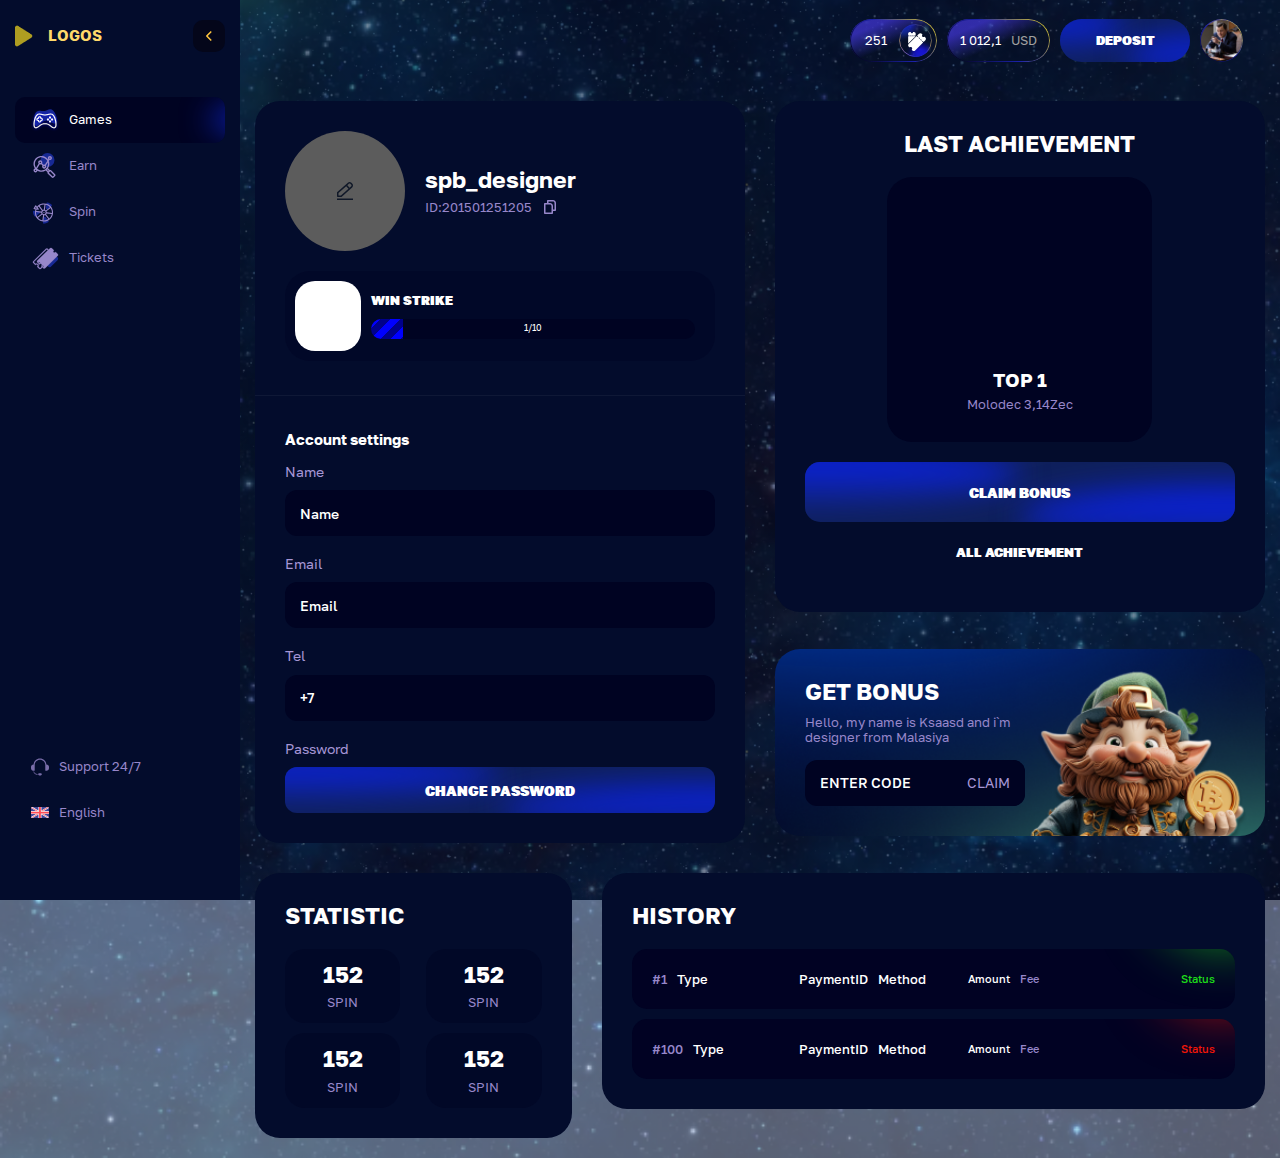
<file: account.html>
<!doctype html><html lang="en"><head><meta charset="UTF-8"><meta name="viewport" content="width=device-width,initial-scale=1"><link rel="shortcut icon" type="image/png" href="./favicon.jpg"><link rel="stylesheet" href="./assets/css/main.css"><meta name="format-detection" content="telephone=no"><title>Title</title></head><body><div class="app"><div class="achievements"><div class="achievements__container container main__block"><h3 class="title">Achievement</h3><button class="achievements__btn-close"></button><div class="achievements__content"><div class="achievements__item"><div class="achievements__bonus"><span>BONUS <span class="count">10</span></span></div><img src="assets/img/achievemnt-smile.png" alt="Smile"><h4 class="title">Deposit bonus</h4><p class="achievements__text">Make deposit of $20 or more today and get free spin of wheel</p><button class="achievements__btn"><span>CLAIM BONUS</span></button></div><div class="achievements__item pink"><div class="achievements__bonus"><span>BONUS <span class="count">10</span></span></div><img src="assets/img/achievemnt-smile.png" alt="Smile"><h4 class="title">Deposit bonus</h4><p class="achievements__text">Make deposit of $20 or more today and get free spin of wheel</p><button class="achievements__btn"><span>CLAIM BONUS</span></button></div><div class="achievements__item green"><div class="achievements__bonus"><span>BONUS <span class="count">10</span></span></div><img src="assets/img/achievemnt-smile.png" alt="Smile"><h4 class="title">Deposit bonus</h4><p class="achievements__text">Make deposit of $20 or more today and get free spin of wheel</p><button class="achievements__btn"><span>CLAIM BONUS</span></button></div><div class="achievements__item purple"><div class="achievements__bonus"><span>BONUS <span class="count">10</span></span></div><img src="assets/img/achievemnt-smile.png" alt="Smile"><h4 class="title">Deposit bonus</h4><p class="achievements__text">Make deposit of $20 or more today and get free spin of wheel</p><button class="achievements__btn"><span>CLAIM BONUS</span></button></div><div class="achievements__item red"><div class="achievements__bonus"><span>BONUS <span class="count">10</span></span></div><img src="assets/img/achievemnt-smile.png" alt="Smile"><h4 class="title">Deposit bonus</h4><p class="achievements__text">Make deposit of $20 or more today and get free spin of wheel</p><button class="achievements__btn"><span>CLAIM BONUS</span></button></div><div class="achievements__item blue"><div class="achievements__bonus"><span>BONUS <span class="count">10</span></span></div><img src="assets/img/achievemnt-smile.png" alt="Smile"><h4 class="title">Deposit bonus</h4><p class="achievements__text">Make deposit of $20 or more today and get free spin of wheel</p><button class="achievements__btn"><span>CLAIM BONUS</span></button></div><div class="achievements__item yellow"><div class="achievements__bonus"><span>BONUS <span class="count">10</span></span></div><img src="assets/img/achievemnt-smile.png" alt="Smile"><h4 class="title">Deposit bonus</h4><p class="achievements__text">Make deposit of $20 or more today and get free spin of wheel</p><button class="achievements__btn"><span>CLAIM BONUS</span></button></div></div></div></div><div class="bonus"><div class="bonus__container"><button class="bonus__close-btn"></button><div class="bonus__item"><div class="bonus__img"></div><div class="bonus__content"><div class="bonus__field"><h3 class="title">Your Bonus</h3><p>Information about ticketInformation about ticketInformation about ticketInformation about ticketInformation about ticketInformation about ticketInformation about ticketInformation about ticketInformation about ticketInformation about ticket</p></div><div class="bonus__field"><p>Information about ticket</p><div class="bonus__amount"><h4 class="bonus__title">Bonus amount</h4><span class="count">100$</span></div><div class="bonus__redeem"><h4 class="bonus__title">Redeem:</h4><span>20$ - 200$</span></div></div><button class="btn"><span>CLAIM</span></button></div></div></div></div><div class="mobile-wallet loading"><button class="mobile-wallet__close-btn"></button><div class="mobile-wallet__loaded"><h2 class="title"><img src="assets/img/wallet.png" alt="Wallet">USDT</h2><div class="mobile-wallet__tabs"><button class="mobile-wallet__btn active"><span>Deposit</span></button> <button class="mobile-wallet__btn"><span>Cashout</span></button></div><div class="mobile-wallet__content"><div class="mobile-wallet__deposit"><div class="mobile-wallet__field"><h3 class="mobile-wallet__title">Select network</h3><div class="mobile-wallet__select-field"><select name="deposit-select" id="deposit-select" class="mobile-wallet__select"><option disabled="disabled" selected="selected">Select Network</option></select></div></div><div class="mobile-wallet__field qr"><div class="mobile-wallet__qr"><img src="assets/img/qr.png" alt="QR"></div></div><div class="mobile-wallet__field"><div class="mobile-wallet__warning attention"><span>Fee</span> <span>0,000021</span></div><div class="mobile-wallet__warning"><span>Minimum Deposit:</span> <span>0,0000</span></div></div></div><div class="mobile-wallet__cashout active"><div class="mobile-wallet__field"><h3 class="mobile-wallet__title">Select network</h3><div class="mobile-wallet__input-field"><input type="text" class="mobile-wallet__input" placeholder="bc1qzmu0jxswuvuay8n6hcl5z98ufmx2avsfntl7wh"></div></div><div class="mobile-wallet__field"><h3 class="mobile-wallet__title">Select network</h3><div class="mobile-wallet__input-field"><span class="mobile-wallet__error">invalid value</span> <input type="text" class="mobile-wallet__input error" placeholder="0,0001"> <span>Amount USD</span></div><div class="mobile-wallet__input-field"><input type="text" class="mobile-wallet__input" placeholder="0,0241"> <span>Amount crypto total</span></div></div><div class="mobile-wallet__field"><div class="mobile-wallet__warning attention"><span>Tax:</span> <span>0,000021</span></div><button class="btn"><span>Cashout 0,003</span></button></div></div></div></div><div class="mobile-wallet__loading"><h2 class="title"><img src="assets/img/wallet.png" alt="Wallet"><div class="mobile-wallet__line"></div></h2><div class="mobile-wallet__tabs"></div><div class="mobile-wallet__content"><div class="mobile-wallet__deposit"><div class="mobile-wallet__field"><h3 class="mobile-wallet__title"><div class="mobile-wallet__line mobile-wallet__line_grey"></div><div class="mobile-wallet__line mobile-wallet__line_grey"></div></h3><div class="mobile-wallet__tabs"><div class="mobile-wallet__line"></div><div class="mobile-wallet__line"></div></div></div><div class="mobile-wallet__field qr"><div class="mobile-wallet__qr"></div></div><div class="mobile-wallet__field"><div class="mobile-wallet__warning"><div class="mobile-wallet__line mobile-wallet__line_small mobile-wallet__line_grey"></div><div class="mobile-wallet__line"></div></div><div class="mobile-wallet__warning"><div class="mobile-wallet__line mobile-wallet__line_grey"></div><div class="mobile-wallet__line mobile-wallet__line_grey"></div><div class="mobile-wallet__line"></div></div></div></div></div></div></div><header class="header"><a href="index.html" class="header__logo"><img src="assets/img/Logo-mobile.png" alt="Logo"> logos</a><div class="header__right"><button class="header__item header__item_tickets gradient"><span>251</span> <svg width="33" height="33" viewBox="0 0 33 33" fill="none" xmlns="http://www.w3.org/2000/svg"><g clip-path="url(#clip0_3_8069)"><rect x="0.5" y="0.5" width="32" height="32" rx="16" stroke="url(#paint0_linear_3_8069)"/><g filter="url(#filter0_f_3_8069)"><ellipse cx="4.1249" cy="1.33514e-05" rx="10.725" ry="11.55" fill="url(#paint1_linear_3_8069)"/></g><g filter="url(#filter1_f_3_8069)"><ellipse cx="22.275" cy="33" rx="10.725" ry="11.55" fill="url(#paint2_linear_3_8069)"/></g><path d="M23.2263 10.9509C23.3075 10.8226 23.3417 10.6701 23.323 10.5194C23.3044 10.3687 23.2341 10.2292 23.1242 10.1245L22.7342 9.73449C22.3648 9.36508 21.8638 9.15755 21.3414 9.15755C20.819 9.15755 20.3179 9.36508 19.9485 9.73449L18.1564 11.5266L19.0223 12.3925C19.0569 12.4189 19.086 12.4518 19.1078 12.4894C19.1297 12.527 19.144 12.5685 19.1498 12.6116C19.1556 12.6548 19.1529 12.6986 19.1418 12.7407C19.1306 12.7827 19.1113 12.8222 19.085 12.8568C19.0317 12.9266 18.9529 12.9725 18.8658 12.9843C18.7787 12.996 18.6906 12.9727 18.6207 12.9194C18.5603 12.8916 17.6921 11.9909 17.6921 11.9909L9.81795 19.8651C9.61672 20.0435 9.45416 20.2612 9.34028 20.5048C9.22639 20.7484 9.1636 21.0128 9.15577 21.2816C9.14794 21.5504 9.19524 21.818 9.29475 22.0678C9.39426 22.3177 9.54388 22.5445 9.73438 22.7343L10.1197 23.1197C10.23 23.2326 10.3773 23.3021 10.5346 23.3153C10.6919 23.3285 10.8487 23.2846 10.9763 23.1916C11.2457 22.9975 11.5754 22.9055 11.9064 22.9322C12.2375 22.9588 12.5482 23.1024 12.783 23.3373C13.0178 23.5721 13.1614 23.8828 13.1881 24.2138C13.2148 24.5448 13.1228 24.8745 12.9286 25.1439C12.8356 25.2715 12.7917 25.4283 12.8049 25.5856C12.8182 25.743 12.8876 25.8902 13.0006 26.0005L13.3836 26.3836C13.753 26.753 14.254 26.9605 14.7765 26.9605C15.2989 26.9605 15.7999 26.753 16.1693 26.3836L24.127 18.4258C24.127 18.4258 23.224 17.5506 23.1985 17.4972C23.1673 17.4355 23.1564 17.3656 23.1673 17.2973C23.1783 17.229 23.2105 17.1659 23.2594 17.1171C23.3083 17.0682 23.3713 17.036 23.4396 17.025C23.5079 17.0141 23.5778 17.025 23.6396 17.0562C23.7394 17.0956 24.5797 17.9731 24.5797 17.9731L26.3834 16.1694C26.7528 15.8 26.9604 15.299 26.9604 14.7766C26.9604 14.2541 26.7528 13.7531 26.3834 13.3837L25.9679 12.9682C25.8624 12.8638 25.7246 12.7983 25.5771 12.7823C25.4295 12.7662 25.2809 12.8007 25.1554 12.88C24.8868 13.0457 24.5702 13.1159 24.2567 13.0793C23.9432 13.0427 23.6513 12.9013 23.4281 12.6782C23.205 12.455 23.0637 12.1631 23.027 11.8496C22.9904 11.5361 23.0606 11.2195 23.2263 10.9509ZM22.5717 15.9419C22.6333 16.0035 22.6679 16.087 22.6679 16.174C22.6679 16.2611 22.6333 16.3446 22.5717 16.4062C22.5101 16.4678 22.4266 16.5023 22.3396 16.5023C22.2525 16.5023 22.169 16.4678 22.1074 16.4062L21.4807 15.7794C21.4191 15.7178 21.3845 15.6343 21.3845 15.5473C21.3845 15.4602 21.4191 15.3767 21.4807 15.3151C21.5422 15.2536 21.6257 15.219 21.7128 15.219C21.7999 15.219 21.8834 15.2536 21.9449 15.3151L22.5717 15.9419ZM20.7958 14.166C20.8574 14.2276 20.892 14.3111 20.892 14.3982C20.892 14.4852 20.8574 14.5687 20.7958 14.6303C20.7343 14.6919 20.6508 14.7265 20.5637 14.7265C20.4766 14.7265 20.3931 14.6919 20.3316 14.6303L19.7001 13.9989C19.6386 13.9373 19.604 13.8538 19.604 13.7668C19.604 13.6797 19.6386 13.5962 19.7001 13.5346C19.7617 13.473 19.8452 13.4385 19.9323 13.4385C20.0193 13.4385 20.1029 13.473 20.1644 13.5346L20.7958 14.166ZM16.5036 12.2509C16.2784 12.2486 15.8304 12.2509 15.6075 12.2509C15.5204 12.2512 15.4367 12.2169 15.3749 12.1555C15.3131 12.0941 15.2782 12.0107 15.2779 11.9236C15.2776 11.8364 15.3119 11.7528 15.3733 11.691C15.4346 11.6291 15.5181 11.5942 15.6052 11.5939H16.6591L16.6591 9.59752C16.6579 9.15769 16.4826 8.73623 16.1716 8.42522C15.8606 8.11422 15.4391 7.93895 14.9993 7.93772L14.5838 7.9354C14.4395 7.93954 14.3005 7.99113 14.1885 8.08219C14.0764 8.17326 13.9975 8.29871 13.964 8.43914C13.9059 8.67118 13.7721 8.87718 13.5836 9.02447C13.3952 9.17176 13.1629 9.2519 12.9237 9.25217C12.6845 9.25243 12.4521 9.17281 12.2633 9.02595C12.0746 8.87908 11.9402 8.67337 11.8817 8.44147C11.849 8.29309 11.7659 8.16063 11.6466 8.06666C11.5272 7.97269 11.3789 7.92302 11.227 7.92611L10.8138 7.92612C10.3737 7.92845 9.95232 8.10432 9.64112 8.41552C9.32991 8.72673 9.15405 9.14814 9.15171 9.58824L9.14939 11.587L10.2079 11.6009C10.2951 11.6012 10.3785 11.6361 10.4399 11.6979C10.5013 11.7597 10.5356 11.8434 10.5353 11.9305C10.535 12.0176 10.5001 12.1011 10.4382 12.1625C10.3764 12.2238 10.2927 12.2582 10.2056 12.2578L9.15171 12.2578L9.15635 19.6074L16.5036 12.2509ZM13.2374 11.9236C13.2372 11.8802 13.2456 11.8373 13.2621 11.7972C13.2786 11.7571 13.3029 11.7207 13.3335 11.6901C13.3642 11.6594 13.4006 11.6352 13.4407 11.6187C13.4807 11.6022 13.5237 11.5937 13.567 11.5939L14.2936 11.5962C14.3803 11.5965 14.4634 11.6311 14.5248 11.6924C14.5861 11.7537 14.6207 11.8368 14.6209 11.9236C14.6207 12.0103 14.5861 12.0934 14.5248 12.1547C14.4634 12.2161 14.3803 12.2506 14.2936 12.2509L13.5647 12.2509C13.478 12.2506 13.3949 12.2161 13.3335 12.1547C13.2722 12.0934 13.2376 12.0103 13.2374 11.9236ZM11.1992 11.9236C11.199 11.8802 11.2074 11.8373 11.2239 11.7972C11.2404 11.7571 11.2647 11.7207 11.2953 11.6901C11.326 11.6594 11.3624 11.6352 11.4025 11.6187C11.4425 11.6022 11.4855 11.5937 11.5288 11.5939L12.2531 11.5939C12.3405 11.5939 12.4244 11.6287 12.4862 11.6905C12.548 11.7523 12.5827 11.8361 12.5827 11.9236C12.5827 12.011 12.548 12.0948 12.4862 12.1567C12.4244 12.2185 12.3405 12.2532 12.2531 12.2532L11.5358 12.2602C11.4913 12.2613 11.447 12.2534 11.4056 12.2369C11.3643 12.2204 11.3267 12.1956 11.2952 12.1641C11.2637 12.1326 11.239 12.0951 11.2225 12.0537C11.206 12.0124 11.198 11.9681 11.1992 11.9236Z" fill="white"/></g><defs><filter id="filter0_f_3_8069" x="-12.8001" y="-17.75" width="33.85" height="35.5" filterUnits="userSpaceOnUse" color-interpolation-filters="sRGB"><feFlood flood-opacity="0" result="BackgroundImageFix"/><feBlend mode="normal" in="SourceGraphic" in2="BackgroundImageFix" result="shape"/><feGaussianBlur stdDeviation="3.1" result="effect1_foregroundBlur_3_8069"/></filter><filter id="filter1_f_3_8069" x="5.35005" y="15.25" width="33.85" height="35.5" filterUnits="userSpaceOnUse" color-interpolation-filters="sRGB"><feFlood flood-opacity="0" result="BackgroundImageFix"/><feBlend mode="normal" in="SourceGraphic" in2="BackgroundImageFix" result="shape"/><feGaussianBlur stdDeviation="3.1" result="effect1_foregroundBlur_3_8069"/></filter><linearGradient id="paint0_linear_3_8069" x1="19.745" y1="-3.07627" x2="4.79818" y2="36.8741" gradientUnits="userSpaceOnUse"><stop offset="0.124267" stop-color="white" stop-opacity="0.15"/><stop offset="0.464" stop-color="#FFCB4D" stop-opacity="0.6"/><stop offset="0.9999" stop-color="#4131FF"/></linearGradient><linearGradient id="paint1_linear_3_8069" x1="4.1249" y1="-11.55" x2="4.1249" y2="11.55" gradientUnits="userSpaceOnUse"><stop stop-color="#1B08F3"/><stop offset="1" stop-color="#10328B"/></linearGradient><linearGradient id="paint2_linear_3_8069" x1="22.275" y1="21.45" x2="22.275" y2="44.55" gradientUnits="userSpaceOnUse"><stop stop-color="#1B08F3"/><stop offset="1" stop-color="#10328B"/></linearGradient><clipPath id="clip0_3_8069"><rect width="33" height="33" rx="16.5" fill="white"/></clipPath></defs></svg></button> <button class="header__item header__item_usdt gradient"><span>1 012,1</span> <span class="header__currency">USD</span></button> <a href="deposit.html" class="header__item btn"><span class="btn__text">Deposit</span> </a><button class="header__item gradient header__avatar-wrapper"><a href="account.html" class="header__avatar"><img src="assets/img/avatar.jpg" alt="Avatar"> </a><svg width="10" height="6" viewBox="0 0 10 6" fill="none" xmlns="http://www.w3.org/2000/svg"><path fill-rule="evenodd" clip-rule="evenodd" d="M4.46857 5.535L0.469238 1.53109L1.5305 0.471035L4.99929 3.94379L8.46933 0.470947L9.53042 1.53118L5.52975 5.53508C5.38907 5.67588 5.19818 5.75499 4.99914 5.75497C4.80011 5.75495 4.60924 5.67582 4.46857 5.535Z" fill="#FFC53E"/></svg></button></div></header><div class="nav"><div class="nav__deposit-btn"><a href="#"><img src="assets/img/svg/deposit-menu.svg" alt="Deposit"></a></div><nav class="menu"><div class="menu__top"><div class="menu__logo-block"><a href="index.html" class="menu__logo"><img src="assets/img/Logo.png" alt="Logo"> <span>logos</span> </a><button class="menu__back-btn"><svg width="6" height="10" viewBox="0 0 6 10" fill="none" xmlns="http://www.w3.org/2000/svg"><path fill-rule="evenodd" clip-rule="evenodd" d="M0.222079 4.45897L4.72415 -4.61433e-08L5.7797 1.06575L1.81556 4.99194L5.77978 8.91952L4.72406 9.98509L0.22199 5.52464C0.0798132 5.38377 -0.000164736 5.19193 -0.000148038 4.99179C-0.00013134 4.79165 0.0798786 4.59981 0.222079 4.45897Z" fill="#FFC53E"/></svg></button></div><ul><li class="menu__item active"><a class="menu__link" href="games.html"><div class="menu__svg"><svg width="34" height="29" viewBox="0 0 34 29" fill="none" xmlns="http://www.w3.org/2000/svg"><path class="menu__svg-blue" d="M31.3648 12.3449C31.0917 10.797 30.5889 9.10713 29.9611 7.53688C29.3422 6.03431 28.6329 4.64687 27.8641 3.61148C24.8982 -0.234513 22.3544 0.752821 19.314 1.97733C18.3423 2.34562 17.3058 2.75681 16.2125 3.00329L15.8667 3.04859C14.7469 3.092 13.6394 2.96166 12.6056 2.85609C9.35683 2.48984 6.64009 2.15717 4.76927 6.67117C4.29314 7.86963 3.93051 9.39749 3.75408 11.0042C3.55193 12.6832 3.50141 14.4456 3.6362 16.0116C3.79315 17.7468 4.13009 18.9765 4.62574 19.8066C5.11253 20.5691 5.73231 21.0043 6.48509 21.1123C7.16427 21.1954 7.91616 21.0281 8.66716 20.5855C9.94483 19.8673 11.3502 18.5126 12.6899 16.9257C13.6289 15.7698 15.568 14.9994 17.5736 14.7367C19.5793 14.474 21.6514 14.719 22.8564 15.5939C24.5597 16.7823 26.2665 17.7292 27.686 18.0941C28.5213 18.2945 29.2953 18.2964 29.9302 18.0411C30.5952 17.7475 31.121 17.1966 31.3861 16.2668C31.6556 15.3708 31.6645 14.0959 31.3648 12.3449Z" fill="#172994"/><g><path d="M30.985 18.4484C30.9152 16.8782 30.6362 15.1373 30.2177 13.4988C29.7992 11.9286 29.2761 10.4608 28.6483 9.33429C26.2071 5.13565 23.5566 5.78422 20.3829 6.60347C19.3715 6.84242 18.2904 7.1155 17.1744 7.21791H16.8256C15.7096 7.1155 14.6285 6.84242 13.6171 6.60347C10.4435 5.81836 7.79295 5.13565 5.35169 9.36843C4.72394 10.4949 4.16593 11.9627 3.7823 13.5329C3.3638 15.1714 3.0848 16.9123 3.01505 18.4826C2.9453 20.2235 3.11968 21.4865 3.5033 22.374C3.88693 23.1932 4.44493 23.7053 5.17731 23.9101C5.83994 24.0807 6.6072 24.0125 7.40933 23.6711C8.76946 23.125 10.3388 21.9644 11.8734 20.5648C12.9545 19.5407 14.9772 19.0287 17 19.0287C19.0228 19.0287 21.0455 19.5407 22.1267 20.5648C23.6612 21.9644 25.2306 23.125 26.5907 23.6711C27.3928 23.9783 28.1601 24.0807 28.8227 23.9101C29.5202 23.7053 30.1131 23.2274 30.4967 22.3398C30.8803 21.4865 31.0547 20.2235 30.985 18.4484ZM29.311 21.8619C29.1017 22.3398 28.8227 22.6129 28.474 22.7153C28.0903 22.8177 27.6021 22.7495 27.0441 22.5447C25.8234 22.0668 24.3936 21.0086 22.9985 19.7114C21.6733 18.4143 19.3366 17.7657 17 17.7657C14.6634 17.7657 12.3267 18.4143 10.9666 19.6432C9.53671 20.9403 8.10683 22.0326 6.92107 22.4764C6.36307 22.6812 5.87482 22.7836 5.49119 22.6471C5.14244 22.5447 4.86344 22.2716 4.65418 21.7937C4.37518 21.1451 4.23568 20.0869 4.30543 18.5167C4.37518 17.0489 4.61931 15.3762 5.03781 13.806C5.42144 12.3382 5.90969 10.9728 6.50257 9.94873C8.42071 6.56934 10.6527 7.1155 13.3032 7.79821C14.3844 8.07129 15.5004 8.34437 16.721 8.44678H17.2441C18.4996 8.34437 19.6157 8.07129 20.6968 7.79821C23.3473 7.14964 25.5793 6.56934 27.4974 9.94873C28.0903 10.9728 28.5786 12.3041 28.9622 13.806C29.3458 15.3762 29.6248 17.0147 29.6946 18.5167C29.7643 20.0869 29.6248 21.1451 29.311 21.8619Z" fill="#9787CA"/><path d="M13.7915 11.792C13.4427 11.4848 13.0242 11.2458 12.536 11.2117C12.5011 10.7679 12.2918 10.3242 11.978 10.017L11.9431 9.98283C11.5595 9.60734 11.0712 9.40253 10.5132 9.40253C9.9552 9.40253 9.43207 9.64147 9.08332 9.98283C8.76944 10.29 8.52531 10.7338 8.49044 11.2117C8.00219 11.2458 7.58368 11.4506 7.23493 11.7579L7.20006 11.792C6.81643 12.1675 6.60718 12.6454 6.60718 13.1915C6.60718 13.7377 6.8513 14.2497 7.20006 14.5911C7.54881 14.9324 7.96731 15.1373 8.49044 15.1714C8.52531 15.6493 8.73457 16.093 9.08332 16.4003C9.46694 16.7758 9.9552 16.9806 10.5132 16.9806C11.0712 16.9806 11.5943 16.7416 11.9431 16.4003C12.257 16.0589 12.5011 15.6493 12.536 15.1714C13.0242 15.1373 13.4776 14.9324 13.7915 14.5911C14.1751 14.2156 14.3843 13.7377 14.3843 13.1915C14.3843 12.6454 14.1402 12.1334 13.7915 11.792ZM12.9196 13.7036C12.7801 13.8401 12.6057 13.9084 12.3965 13.9084H11.9082C11.5595 13.9084 11.2456 14.1815 11.2456 14.557V15.0007C11.2456 15.2055 11.1758 15.3762 11.0363 15.5127C10.8968 15.6493 10.7225 15.7176 10.5132 15.7176C10.3039 15.7176 10.1296 15.6493 9.99007 15.5127C9.85057 15.3762 9.78082 15.2055 9.78082 15.0007V14.5228C9.78082 14.1815 9.50182 13.8742 9.11819 13.8742H8.62994C8.42069 13.8742 8.24631 13.806 8.10681 13.6694C8.00219 13.567 7.89756 13.3964 7.89756 13.1915C7.89756 12.9867 7.96731 12.8161 8.10681 12.6795L8.14169 12.6454C8.28119 12.543 8.45556 12.4747 8.62994 12.4747H9.11819C9.46694 12.4747 9.78082 12.2016 9.78082 11.8261V11.3482C9.78082 11.1434 9.85057 10.9727 9.99007 10.8362C10.1296 10.6997 10.3039 10.6314 10.5132 10.6314C10.7225 10.6314 10.8968 10.6997 11.0363 10.8362L11.0712 10.8703C11.1758 11.0069 11.2456 11.1776 11.2456 11.3482V11.8261C11.2456 12.1675 11.5246 12.4747 11.9082 12.4747H12.3965C12.6057 12.4747 12.7801 12.543 12.9196 12.6795C13.0591 12.8161 13.1288 12.9867 13.1288 13.1915C13.1288 13.3964 13.0591 13.567 12.9196 13.7036Z" fill="#9787CA"/><path d="M23.0683 11.9627C23.7424 11.9627 24.2889 11.4278 24.2889 10.768C24.2889 10.1081 23.7424 9.57324 23.0683 9.57324C22.3942 9.57324 21.8477 10.1081 21.8477 10.768C21.8477 11.4278 22.3942 11.9627 23.0683 11.9627Z" fill="#9787CA"/><path d="M23.0683 16.8099C23.7424 16.8099 24.2889 16.275 24.2889 15.6151C24.2889 14.9553 23.7424 14.4204 23.0683 14.4204C22.3942 14.4204 21.8477 14.9553 21.8477 15.6151C21.8477 16.275 22.3942 16.8099 23.0683 16.8099Z" fill="#9787CA"/><path d="M20.5922 14.3863C21.2664 14.3863 21.8128 13.8514 21.8128 13.1916C21.8128 12.5317 21.2664 11.9968 20.5922 11.9968C19.9181 11.9968 19.3716 12.5317 19.3716 13.1916C19.3716 13.8514 19.9181 14.3863 20.5922 14.3863Z" fill="#9787CA"/><path d="M25.5444 14.3863C26.2185 14.3863 26.765 13.8514 26.765 13.1916C26.765 12.5317 26.2185 11.9968 25.5444 11.9968C24.8702 11.9968 24.3237 12.5317 24.3237 13.1916C24.3237 13.8514 24.8702 14.3863 25.5444 14.3863Z" fill="#9787CA"/></g></svg></div><span>Games</span></a></li><li class="menu__item"><a class="menu__link" href="earn.html"><div class="menu__svg"><svg width="28" height="26" viewBox="0 0 28 26" fill="none" xmlns="http://www.w3.org/2000/svg"><circle class="menu__svg-blue" cx="16.5" cy="7" r="7" fill="#172994"/><g><path d="M24.0921 21.2126L20.1207 17.3588C19.8634 17.1091 19.5238 16.9753 19.1638 16.9799C19.0461 16.9817 18.9292 16.9988 18.8159 17.0307L17.023 15.291C18.442 13.1447 18.7289 10.4164 17.7897 8.02233L18.4049 7.06366C18.5636 7.10218 18.7262 7.12169 18.8895 7.12175C20.0258 7.12175 20.9502 6.19728 20.9502 5.06097C20.9502 3.92471 20.0258 3.00028 18.8895 3.00028C17.7532 3.00028 16.8288 3.92471 16.8288 5.06097C16.8288 5.53122 16.9874 5.96486 17.2535 6.31205L17.0628 6.60931C16.909 6.37254 16.7428 6.14411 16.5648 5.92499C15.2307 4.28354 13.3373 3.25989 11.2333 3.04251C9.12918 2.82518 7.06656 3.44015 5.42511 4.7742C3.78361 6.10821 2.75988 8.00167 2.54255 10.1057C2.34829 11.9862 2.81944 13.8334 3.87411 15.3767C3.07463 15.6603 2.50035 16.4238 2.50035 17.3192C2.50035 18.4555 3.42478 19.38 4.56105 19.38C5.51886 19.38 6.32612 18.7231 6.55609 17.8362C7.48404 18.3547 8.51649 18.6838 9.60567 18.7964C9.8829 18.825 10.1593 18.8392 10.4343 18.8392C11.9699 18.8392 13.4561 18.3962 14.7413 17.5557L16.5182 19.2618C16.4411 19.4383 16.4029 19.6293 16.4061 19.8219C16.4115 20.1816 16.5562 20.5173 16.8135 20.7669L20.785 24.6207C21.0458 24.8738 21.3838 24.9997 21.7214 24.9997C22.0726 24.9997 22.4235 24.8634 22.6868 24.5921L24.1206 23.1144C24.6371 22.5822 24.6243 21.7292 24.0921 21.2126ZM18.8894 4.37528C19.2676 4.37528 19.5752 4.68289 19.5752 5.06101C19.5752 5.43918 19.2676 5.74684 18.8894 5.74684C18.5113 5.74684 18.2037 5.43918 18.2037 5.06101C18.2037 4.68289 18.5113 4.37528 18.8894 4.37528ZM17.7291 17.892L17.4145 18.2162L15.8334 16.6981C15.9468 16.592 16.0568 16.4834 16.1627 16.372L17.7291 17.892ZM3.91024 10.247C4.08985 8.50827 4.93578 6.9436 6.29226 5.8412C7.47003 4.88394 8.91004 4.3748 10.4072 4.3748C10.6343 4.3748 10.8629 4.38653 11.0919 4.41021C12.8306 4.58986 14.3953 5.43579 15.4977 6.79223C15.779 7.1381 16.0243 7.51179 16.2297 7.90748L13.8173 11.6666C13.6073 11.5963 13.3874 11.5605 13.166 11.5605C12.9255 11.5603 12.6868 11.6024 12.4609 11.6849L11.1086 10.2316C11.2475 9.94956 11.3195 9.63937 11.3193 9.32502C11.3193 8.18875 10.3948 7.26432 9.25848 7.26432C8.12221 7.26432 7.19778 8.18875 7.19778 9.32502C7.19778 9.81215 7.36807 10.2601 7.6517 10.6132L5.0936 14.7213C4.16389 13.4226 3.74469 11.8494 3.91024 10.247ZM13.1661 12.9354C13.5442 12.9354 13.8518 13.243 13.8518 13.6212C13.8518 13.9993 13.5442 14.307 13.1661 14.307C12.7879 14.307 12.4803 13.9993 12.4803 13.6212C12.4803 13.243 12.7879 12.9354 13.1661 12.9354ZM8.57278 9.32498C8.57278 8.94685 8.8804 8.63924 9.25852 8.63924C9.63669 8.63924 9.94434 8.94685 9.94434 9.32498C9.94434 9.7031 9.63669 10.0108 9.25852 10.0108C8.88035 10.0108 8.57278 9.70314 8.57278 9.32498ZM4.56109 18.005C4.18297 18.005 3.87535 17.6974 3.87535 17.3192C3.87535 16.9411 4.18297 16.6335 4.56109 16.6335C4.93922 16.6335 5.24687 16.9411 5.24687 17.3192C5.24687 17.6974 4.93922 18.005 4.56109 18.005ZM10.4317 17.4641C10.2046 17.4641 9.97601 17.4523 9.74699 17.4287C8.35227 17.2846 7.06974 16.7113 6.04777 15.7901L8.8199 11.3383C8.96397 11.3697 9.11101 11.3856 9.25848 11.3857C9.55814 11.3859 9.8542 11.3204 10.1258 11.1937L11.3991 12.5621C11.2065 12.8818 11.105 13.248 11.1054 13.6212C11.1054 14.7575 12.0298 15.6819 13.1661 15.6819C14.3024 15.6819 15.2268 14.7575 15.2268 13.6212C15.2271 13.2301 15.1154 12.8471 14.905 12.5175L16.8155 9.54033C17.314 11.8708 16.5195 14.3943 14.5466 15.9976C13.3689 16.9549 11.9289 17.4641 10.4317 17.4641ZM21.721 23.613L17.7926 19.801L19.1846 18.3664L23.113 22.1784L21.721 23.613Z" fill="#9787CA"/></g></svg></div><span>Earn</span></a></li><li class="menu__item"><a class="menu__link" href="spin.html"><div class="menu__svg"><svg width="34" height="30" viewBox="0 0 34 30" fill="none" xmlns="http://www.w3.org/2000/svg"><path class="menu__svg-blue" d="M17.9708 10.2304L18.7607 4.3057C18.827 3.8089 19.2525 3.43066 19.7496 3.49455C22.0158 3.78578 24.0018 5.14164 25.1685 6.21382C25.5791 6.59121 25.5259 7.22996 25.0975 7.587L20.3789 11.5192C20.0737 11.7735 19.6468 11.8231 19.2915 11.6454L18.5148 11.257C18.1329 11.0661 17.9144 10.6537 17.9708 10.2304Z" fill="#172994"/><path class="menu__svg-blue" d="M10.2696 16.7353L5.52158 20.3662C5.12344 20.6706 4.55508 20.6372 4.24874 20.2405C2.85227 18.4322 2.40666 16.0691 2.33985 14.486C2.31633 13.9287 2.80563 13.5147 3.36105 13.5652L9.47808 14.1213C9.87374 14.1572 10.2106 14.424 10.3362 14.8009L10.6108 15.6247C10.7458 16.0298 10.6088 16.476 10.2696 16.7353Z" fill="#172994"/><path class="menu__svg-blue" d="M17.6739 21.2119L21.3048 25.9599C21.6092 26.3581 21.5758 26.9264 21.1791 27.2328C19.3708 28.6292 17.0077 29.0748 15.4246 29.1417C14.8673 29.1652 14.4533 28.6759 14.5038 28.1205L15.0599 22.0034C15.0958 21.6078 15.3626 21.2709 15.7395 21.1453L16.5633 20.8707C16.9684 20.7357 17.4145 20.8727 17.6739 21.2119Z" fill="#172994"/><g><path d="M16.3388 15.9136C16.5241 15.5926 16.4142 15.1822 16.0932 14.9969C15.7723 14.8116 15.3619 14.9216 15.1766 15.2425C14.9913 15.5635 15.1012 15.9739 15.4222 16.1592C15.7431 16.3445 16.1535 16.2345 16.3388 15.9136Z" fill="#9787CA"/><path d="M7.30262 8.50744L6.29104 7.18354C6.22403 7.09569 6.13636 7.02575 6.03581 6.97995C5.93526 6.93415 5.82495 6.91389 5.71469 6.921C5.60443 6.9281 5.49764 6.96233 5.40379 7.02065C5.30995 7.07897 5.23197 7.15957 5.17679 7.25529L3.25955 10.576C3.20425 10.6717 3.17344 10.7795 3.16985 10.89C3.16626 11.0004 3.19002 11.11 3.239 11.209C3.28798 11.3081 3.36067 11.3935 3.45061 11.4576C3.54055 11.5218 3.64495 11.5628 3.75454 11.5769L5.40686 11.791C4.68582 13.7623 4.54262 15.8985 4.99412 17.9484C5.44561 19.9984 6.47302 21.8768 7.95554 23.3627C9.43806 24.8487 11.314 25.8805 13.3629 26.3368C15.4117 26.7931 17.5483 26.6549 19.5213 25.9385C21.4943 25.2221 23.2217 23.9572 24.5005 22.2926C25.7792 20.628 26.5561 18.6329 26.7397 16.5419C26.9234 14.4509 26.5062 12.3509 25.5372 10.4889C24.5682 8.62693 23.0877 7.0803 21.2698 6.03091C19.0262 4.72031 16.3898 4.24983 13.8313 4.70347C11.2728 5.15712 8.95887 6.50535 7.30262 8.50744ZM20.5988 7.19317C21.5045 7.71592 22.3191 8.3827 23.0104 9.16733L17.9563 13.0454C17.6334 12.7627 17.2581 12.546 16.8518 12.4077L17.6849 6.08115C18.7094 6.29364 19.6932 6.66909 20.5988 7.19317ZM16.3547 5.90115L15.5202 12.2317C15.0931 12.2626 14.6757 12.3745 14.2903 12.5613L10.4042 7.49673C12.1585 6.32543 14.2498 5.76468 16.3547 5.90115ZM17.5012 16.5846C17.3021 16.9294 17.0052 17.2074 16.6481 17.3835C16.291 17.5596 15.8897 17.6259 15.495 17.5739C15.1003 17.522 14.7298 17.3541 14.4304 17.0916C14.1311 16.8291 13.9163 16.4837 13.8133 16.0991C13.7102 15.7145 13.7235 15.308 13.8515 14.931C13.9795 14.5539 14.2164 14.2233 14.5323 13.981C14.8481 13.7386 15.2288 13.5953 15.6261 13.5693C16.0234 13.5432 16.4195 13.6356 16.7643 13.8347C17.2262 14.102 17.5632 14.5417 17.7013 15.0573C17.8395 15.5728 17.7675 16.1221 17.5012 16.5846ZM5.83577 8.79802L7.27326 10.6795L4.92509 10.3754L5.83577 8.79802ZM8.69805 12.2172C8.82943 12.2343 8.96294 12.2121 9.08174 12.1535C9.20053 12.0948 9.29928 12.0022 9.36553 11.8875C9.43177 11.7727 9.46255 11.641 9.45397 11.5087C9.44539 11.3765 9.39784 11.2498 9.31731 11.1446L8.14009 9.60374C8.50155 9.14056 8.90382 8.71074 9.34207 8.31942L13.2249 13.3798C12.9423 13.7025 12.7258 14.0776 12.5876 14.4836L6.26376 13.6512C6.38352 13.076 6.55463 12.5127 6.77502 11.9681L8.69805 12.2172ZM6.08357 14.9817L12.4114 15.8156C12.4424 16.2427 12.5542 16.6601 12.741 17.0455L7.67582 20.9335C6.50513 19.1784 5.9453 17.0866 6.08291 14.9814L6.08357 14.9817ZM10.9167 23.9629C10.0101 23.4407 9.19306 22.7765 8.4968 21.9955L13.5592 18.1107C13.8821 18.3934 14.2574 18.6101 14.6637 18.7484L13.8322 25.0644C12.8071 24.858 11.8223 24.4859 10.9167 23.9629ZM15.1628 25.2384L15.9953 18.9244C16.4225 18.8935 16.8398 18.7816 17.2252 18.5948L21.103 23.647C19.3466 24.8047 17.2627 25.363 15.1628 25.2384ZM22.169 22.8306L18.2906 17.7763C18.5732 17.4536 18.7897 17.0785 18.9279 16.6725L25.2443 17.5041C24.828 19.5676 23.748 21.4383 22.169 22.8306ZM25.4183 16.1727L19.1041 15.3405C19.0732 14.9134 18.9613 14.496 18.7745 14.1106L23.8277 10.2334C24.9849 11.9896 25.5429 14.0731 25.4183 16.1727Z" fill="#9787CA"/></g></svg></div><span>Spin</span></a></li><li class="menu__item"><a class="menu__link" href="tickets.html"><div class="menu__svg"><svg width="27" height="23" viewBox="0 0 27 23" fill="none" xmlns="http://www.w3.org/2000/svg"><path class="menu__svg-blue" d="M20.2006 7.04115L13.3386 14.1573C12.5954 14.928 12.6065 16.152 13.3636 16.9091L16.0658 19.6113C16.8368 20.3823 18.0834 20.3936 18.8683 19.6367L25.5339 13.2092C26.3393 12.4326 26.3509 11.1464 25.5598 10.3553L22.2273 7.02273C21.6655 6.46092 20.7521 6.46923 20.2006 7.04115Z" fill="#172994"/><g><path d="M16.6784 13.6636C16.7848 13.6472 16.8835 13.5983 16.9603 13.5235C17.0371 13.4486 17.088 13.3517 17.1053 13.2463C17.1225 13.1408 17.1051 13.0329 17.0558 12.938C17.0065 12.8431 16.928 12.7662 16.8319 12.7182L16.8317 12.7181L15.4355 12.0228L16.6784 13.6636ZM16.6784 13.6636L15.1296 13.9033M16.6784 13.6636L15.1296 13.9033M15.1296 13.9033L14.8868 15.4147L14.8867 15.4148C14.8696 15.5203 14.8188 15.6173 14.7421 15.6923C14.6655 15.7671 14.5671 15.816 14.4608 15.8326L15.1296 13.9033ZM14.6045 12.9666C14.4981 12.9831 14.3993 13.032 14.3225 13.107C14.2457 13.1819 14.1948 13.279 14.1776 13.3845L14.1776 13.3845L14.1209 13.7327L13.9559 13.4161L13.9559 13.4161C13.9127 13.3333 13.847 13.264 13.7665 13.2158C13.686 13.1676 13.5936 13.1421 13.4995 13.1421L13.4975 13.1421L14.2763 13.4006C14.29 13.3165 14.3306 13.2387 14.3923 13.1785C14.454 13.1183 14.5337 13.0788 14.6198 13.0655L15.109 12.9893L14.9541 12.9122L14.6045 12.9666ZM14.6045 12.9666L14.6198 13.0654L14.6044 12.9667L14.6045 12.9666ZM13.2488 12.0624L13.5708 12.2224C13.5708 12.2224 13.5709 12.2224 13.5709 12.2224L13.2488 12.0624ZM13.2488 12.0624L13.4111 12.3731L13.4111 12.3732C13.4605 12.4681 13.478 12.576 13.4609 12.6814C13.4438 12.7868 13.393 12.8839 13.3163 12.9588C13.3163 12.9588 13.3163 12.9588 13.3163 12.9588L13.065 13.2045M18.0291 8.07628L17.9559 8.14779L18.0291 8.21935L18.6126 8.78967L18.6824 8.85795L18.7523 8.78972L19.3362 8.2198L19.4094 8.1483L19.3362 8.07674L18.7528 7.50637L18.6829 7.43808L18.613 7.50632L18.0291 8.07628ZM16.8612 6.93556L16.7879 7.00711L16.8612 7.07866L17.4451 7.64882L17.515 7.71705L17.5848 7.64881L18.1685 7.07869L18.2417 7.00716L18.1685 6.93563L17.5848 6.36546L17.515 6.29721L17.4451 6.36544L16.8612 6.93556ZM15.6938 5.79574L15.6206 5.86729L15.6938 5.93883L16.2777 6.50895L16.3476 6.57717L16.4175 6.50893L17.0011 5.93882L17.0744 5.86729L17.0011 5.79575L16.4175 5.22559L16.3476 5.15734L16.2777 5.22557L15.6938 5.79574ZM20.364 10.3571L20.2907 10.4286L20.364 10.5001L20.9479 11.0703L21.0177 11.1385L21.0876 11.0703L21.6713 10.5001L21.7445 10.4286L21.6713 10.3571L21.0876 9.7869L21.0177 9.71865L20.9479 9.78689L20.364 10.3571ZM19.1964 9.2166L19.1232 9.28815L19.1965 9.35967L19.7804 9.92978L19.8503 9.99802L19.9201 9.92976L20.5038 9.35944L20.577 9.2879L20.5037 9.21637L19.9199 8.64621L19.85 8.57796L19.7801 8.64623L19.1964 9.2166ZM14.3802 15.8392H14.3803L11.7837 10.6262C11.722 10.6864 11.6814 10.7641 11.6677 10.8482C11.6541 10.9324 11.6681 11.0185 11.7077 11.0944L11.619 11.1406L11.619 11.1406C11.619 11.1406 11.619 11.1407 11.619 11.1407L12.3276 12.5028L11.221 13.5837C11.2209 13.5838 11.2208 13.5839 11.2207 13.584C11.143 13.6587 11.0912 13.756 11.0735 13.8619C11.0558 13.968 11.0731 14.0768 11.1229 14.1724C11.1726 14.2679 11.2519 14.345 11.349 14.3929C11.4459 14.4408 11.5557 14.4572 11.6626 14.4399C11.6627 14.4399 11.6629 14.4399 11.663 14.4399L13.2119 14.2008L13.9243 15.5654C13.9675 15.6481 14.0331 15.7173 14.1135 15.7655C14.1939 15.8137 14.2862 15.8391 14.3802 15.8392ZM14.8148 10.0732L13.7062 11.1567L15.4114 9.97758C15.4114 9.97757 15.4113 9.97756 15.4113 9.97755C15.3144 9.92941 15.2045 9.91278 15.0975 9.92988C14.9905 9.94697 14.8916 9.99692 14.8152 10.0729C14.8151 10.073 14.815 10.0731 14.8148 10.0732Z" fill="#9787CA" stroke="#9787CA" stroke-width="0.2"/><path d="M11.9395 20.4333L11.9395 20.4334C12.0617 20.5528 12.261 20.5529 12.3834 20.4333L24.961 8.14773L24.9613 8.1458L24.984 8.12359C25.105 8.00529 25.1049 7.81449 24.9841 7.69651L24.9841 7.6965L23.5509 6.29654C22.7023 6.80233 21.6044 6.67831 20.896 5.98626L20.9659 5.91473L20.896 5.98625C20.1878 5.29437 20.0594 4.22113 20.5761 3.3904L19.1464 1.99612L19.1464 1.99607C19.0878 1.9389 19.008 1.90626 18.9243 1.90625L11.9395 20.4333ZM11.9395 20.4333L10.5097 19.0367C11.0254 18.2057 10.8962 17.1329 10.1881 16.4417L10.188 16.4416M11.9395 20.4333L10.188 16.4416M10.188 16.4416C9.47935 15.7517 8.38372 15.6277 7.53511 16.131L6.1022 14.7314L6.10216 14.7313M10.188 16.4416L6.10216 14.7313M6.10216 14.7313C5.98117 14.6133 5.98111 14.4226 6.1022 14.3043M6.10216 14.7313L6.1022 14.3043M6.1022 14.3043L18.7021 1.99607M6.1022 14.3043L18.7021 1.99607M18.7021 1.99607C18.7606 1.9389 18.8404 1.90633 18.9242 1.90625L18.7021 1.99607ZM21.9131 3.27833L19.8698 1.28285C19.3475 0.772376 18.5012 0.772397 17.9787 1.28283L18.0485 1.35437L17.9787 1.28284L16.5895 2.63991L15.7839 1.85295L15.7141 1.92448L15.7839 1.85295C15.2614 1.3425 14.4154 1.34251 13.8928 1.85294L13.9626 1.92448L13.8927 1.85295L1.2929 14.1608C0.769047 14.6725 0.769019 15.5032 1.2929 16.0147C1.29291 16.0147 1.29291 16.0147 1.29292 16.0147L3.33616 18.0106L3.40607 18.0788L3.47594 18.0105L3.76586 17.7271C3.76614 17.7268 3.76643 17.7266 3.76672 17.7263C4.21823 17.3061 4.92877 17.3061 5.37999 17.7263C5.8227 18.1594 5.82243 18.8602 5.37918 19.293L5.37916 19.293L5.08734 19.5781L5.01413 19.6497L5.08734 19.7212L7.13061 21.7175L7.13062 21.7175C7.65292 22.2275 8.49878 22.2275 9.02112 21.7175L9.02115 21.7175L10.4105 20.3599L11.2165 21.147C11.7388 21.6571 12.5847 21.6571 13.1072 21.147L13.1073 21.1469L25.7071 8.83834C26.231 8.32663 26.231 7.4964 25.7071 6.98487L23.6638 4.98893L23.594 4.92067L23.5241 4.98893L23.2323 5.27398L23.2317 5.27455C23.0909 5.41425 22.9146 5.51532 22.7205 5.56722C22.5265 5.61912 22.3217 5.61994 22.1272 5.5696C21.9327 5.5192 21.7556 5.4195 21.6138 5.28088C21.4719 5.14227 21.3704 4.9697 21.3192 4.78079C21.2679 4.5919 21.2688 4.39317 21.3216 4.2047C21.3745 4.01622 21.4775 3.84448 21.6206 3.70704L21.6212 3.70647L21.9131 3.42141L21.9863 3.34987L21.9131 3.27833ZM8.29733 21.0035L8.29721 21.0036C8.26831 21.0319 8.23385 21.0545 8.19574 21.07C8.15762 21.0854 8.11668 21.0934 8.07528 21.0934C8.03388 21.0934 7.99294 21.0854 7.95482 21.07C7.91671 21.0545 7.88225 21.0319 7.85335 21.0036L7.85325 21.0035L6.42387 19.6065C6.94116 18.7756 6.81296 17.7015 6.10442 17.0094L6.03455 17.0809L6.10441 17.0093C5.39542 16.3169 4.29687 16.1934 3.44824 16.7002L2.01592 15.3015L2.01592 15.3015C1.98698 15.2732 1.96416 15.2398 1.94863 15.2032C1.9331 15.1666 1.92514 15.1274 1.92514 15.088C1.92514 15.0485 1.9331 15.0093 1.94863 14.9727C1.96416 14.9361 1.98698 14.9027 2.01592 14.8745L2.01593 14.8744L14.6161 2.56623L14.6162 2.56614C14.6747 2.5089 14.7545 2.47636 14.8383 2.47636C14.9221 2.47636 15.0019 2.5089 15.0604 2.56614L15.0604 2.56623L15.8627 3.34992L5.37881 13.5913L5.3788 13.5913C4.8553 14.1028 4.85531 14.933 5.3788 15.4445L5.44868 15.373L5.3788 15.4445L7.4216 17.4404L7.49148 17.5087L7.56136 17.4405L7.85323 17.1553L7.85325 17.1553C8.29784 16.7208 9.02001 16.7208 9.46465 17.1553L9.46467 17.1554C9.9082 17.5885 9.9082 18.2898 9.46467 18.7229L9.17248 19.0079L9.09912 19.0795L9.17245 19.1511L9.68323 19.6497L8.29733 21.0035Z" fill="#9787CA" stroke="#9787CA" stroke-width="0.2"/></g><defs><filter id="blueGlow" x="-50%" y="-50%" width="200%" height="200%"><feDropShadow dx="0" dy="0" stdDeviation="2" flood-color="blue"/></filter></defs></svg></div><span>Tickets</span></a></li></ul></div><div class="menu__bottom"><a href="#" class="menu__bot-link"><svg width="18" height="18" viewBox="0 0 18 18" fill="none" xmlns="http://www.w3.org/2000/svg"><g clip-path="url(#clip0_3_4119)"><path fill-rule="evenodd" clip-rule="evenodd" d="M10.8162 16.3557C10.8162 15.7336 10.3118 15.2292 9.6897 15.2292H8.3103C8.01154 15.2292 7.72502 15.3479 7.51377 15.5592C7.30251 15.7704 7.18383 16.0569 7.18383 16.3557C7.18383 16.9778 7.68818 17.4822 8.3103 17.4822H9.6897C10.3118 17.4822 10.8162 16.9778 10.8162 16.3557ZM2.36816 13.451C2.55632 13.4654 2.78395 13.4736 3.01261 13.4602C3.15593 14.1869 3.54708 14.8414 4.11926 15.3117C4.69145 15.7821 5.40918 16.0393 6.14988 16.0393H6.5797C6.54152 16.2485 6.54142 16.4629 6.57942 16.6721H6.14988C5.2396 16.6721 4.35907 16.3479 3.66609 15.7577C2.97311 15.1674 2.51298 14.3497 2.36816 13.451ZM2.04627 12.7776C1.47417 12.6812 0.95473 12.3852 0.580134 11.9421C0.205538 11.4991 2.8548e-06 10.9377 0 10.3575L0 8.86183C0 8.21091 0.258575 7.58665 0.718844 7.12637C1.17911 6.6661 1.80337 6.40752 2.45429 6.40751H2.61766C2.8788 3.1114 5.63653 0.517815 9 0.517815C12.3635 0.517815 15.1212 3.1114 15.3823 6.40751H15.5457C16.1966 6.40752 16.8209 6.6661 17.2812 7.12637C17.7414 7.58665 18 8.21091 18 8.86183V10.3575C18 11.0084 17.7414 11.6327 17.2812 12.0929C16.8209 12.5532 16.1966 12.8118 15.5457 12.8118H14.8215C14.5211 12.8118 14.2776 12.5683 14.2776 12.2679V6.9204C14.2776 4.00567 11.9147 1.64281 9 1.64281C6.08527 1.64281 3.72241 4.00567 3.72241 6.9204V12.2679C3.72241 12.48 3.60102 12.6638 3.4239 12.7535C2.93636 12.9226 2.18025 12.8002 2.04627 12.7776Z" fill="#796DA9"/></g><defs><clipPath id="clip0_3_4119"><rect width="18" height="18" fill="white"/></clipPath></defs></svg> <span>Support 24/7</span> </a><a href="#" class="menu__bot-link"><svg width="18" height="18" viewBox="0 0 18 18" fill="none" xmlns="http://www.w3.org/2000/svg"><path d="M16.5484 3.00022H1.33969C0.599776 3.00022 0 3.56668 0 4.26548V12.8037C0 13.5025 0.599776 14.0689 1.33969 14.0689H16.5484C17.2883 14.0689 17.8881 13.5025 17.8881 12.8037V4.26548C17.8881 3.56668 17.2883 3.00022 16.5484 3.00022Z" fill="#41479B"/><path d="M17.8696 4.05613C17.764 3.45694 17.2128 3 16.5484 3H16.1999L10.4861 6.5355V3.00003H7.40198V6.53554L1.68826 3.00003H1.33969C0.675277 3.00003 0.124134 3.45694 0.0185519 4.05616L4.90208 7.078H0V9.99082H4.90208L0.0185519 13.0126C0.124134 13.6118 0.675277 14.0687 1.33969 14.0687H1.68826L7.40198 10.5332V14.0687H10.4861V10.5332L16.1999 14.0687H16.5484C17.2128 14.0687 17.764 13.6118 17.8696 13.0126L12.986 9.99076H17.8881V7.07794H12.986L17.8696 4.05613Z" fill="#F5F5F5"/><path d="M9.86932 3.00022H8.0188V7.66071H0V9.40842H8.0188V14.0689H9.86932V9.40842H17.8881V7.66071H9.86932V3.00022Z" fill="#FF4B55"/><path d="M0.865862 13.9872L7.38465 9.9908H6.25169L0.321916 13.6261C0.468278 13.7877 0.655339 13.9118 0.865862 13.9872ZM12.1017 9.9908H10.9687L17.2825 13.8615C17.4596 13.7516 17.6067 13.6038 17.7118 13.4301L12.1017 9.9908ZM0.141113 3.69954L5.65184 7.07798H6.7848L0.540312 3.2497C0.371889 3.36816 0.235174 3.52222 0.141113 3.69954ZM11.6188 7.07798L17.5594 3.43597C17.4114 3.27482 17.2228 3.15156 17.0109 3.07762L10.4858 7.07798H11.6188Z" fill="#FF4B55"/></svg> <span>English</span></a></div></nav><nav class="mobile-menu"><div class="mobile-menu__field"><div class="mobile-menu__item"><a href="games.html" class="mobile-menu__link"><img src="assets/img/svg/play-menu.svg" alt="Play"> <span>play</span></a></div><div class="mobile-menu__item"><a href="earn.html" class="mobile-menu__link"><img src="assets/img/svg/earn-menu.svg" alt="Earn"> <span>earn</span></a></div></div><div class="mobile-menu__field"><div class="mobile-menu__item"><a href="spin.html" class="mobile-menu__link"><img src="assets/img/svg/spin-menu.svg" alt="Spin"> <span>spin</span></a></div><div class="mobile-menu__item"><a href="tickets.html" class="mobile-menu__link"><img src="assets/img/svg/tickets-menu.svg" alt="Tickets"> <span>tickets</span></a></div></div></nav></div><main class="main"><div class="main__container container"><div class="account"><div class="account__settings settings main__block"><div class="settings__top"><div class="settings__main-info"><div class="settings__avatar-block"><form action="#" class="form"><div class="form__file-field"><label class="form__ava-label" for="ava"><!-- <img src="assets/img/svg/Edit.svg" alt="Edit" /> --></label> <input class="form__input-file" type="file" id="ava" name="ava"></div></form></div><div class="settings__id-name"><h3 class="settings__name title">spb_designer</h3><div class="settings__id"><span>ID: </span><span>201501251205</span> <button class="settings__copy-btn"></button></div></div></div><div class="settings__winstrike winstrike"><div class="winstrike__img"></div><div class="winstrike__block"><h3 class="winstrike__title title">WIN STRIKE</h3><div class="winstrike__scale-wrapper"><span><span class="winstrike__count">1</span>/10</span><div class="winstrike__scale"></div></div></div></div></div><div class="settings__bottom"><h3 class="title">Account settings</h3><form action="#" class="settings__form form"><div class="form__field"><h4 class="form__title">Name</h4><input type="text" class="form__input" placeholder="Name"></div><div class="form__field"><h4 class="form__title">Email</h4><input type="text" class="form__input" placeholder="Email"></div><div class="form__field"><h4 class="form__title">Tel</h4><input type="text" class="form__input" placeholder="+7"></div><div class="form__field"><h4 class="form__title">Password</h4><button class="btn"><span>CHANGE PASSWORD</span></button></div></form></div></div><div class="account__tabs"><button class="account__tab-btn active">Account settings</button> <button class="account__tab-btn">Achievement</button> <button class="account__tab-btn">History</button></div><div class="settings settings__mobile"><form action="#" class="settings__form form"><div class="form__field"><h4 class="form__title">Name</h4><input type="text" class="form__input" placeholder="Name"></div><div class="form__field"><h4 class="form__title">Email</h4><input type="text" class="form__input" placeholder="Email"></div><div class="form__field"><h4 class="form__title">Tel</h4><input type="text" class="form__input" placeholder="+7"></div><div class="form__field"><button class="btn"><span>CHANGE PASSWORD</span></button></div></form></div><div class="account__last-achievement last-achievement main__block"><h3 class="title">LAST ACHIEVEMENT</h3><div class="last-achievement__top"><h4 class="title">TOP 1</h4><span class="last-achievement__name">Molodec 3,14Zec</span></div><button class="btn"><span>CLAIM BONUS</span></button> <button class="last-achievement__btn"><span>ALL ACHIEVEMENT</span></button></div><div class="account__statistic statistic main__block"><h3 class="title">STATISTIC</h3><div class="statistic__table"><div class="statistic__item"><h4 class="title statistic__count">152</h4><h5 class="statistic__title">SPIN</h5></div><div class="statistic__item"><h4 class="title statistic__count">152</h4><h5 class="statistic__title">SPIN</h5></div><div class="statistic__item"><h4 class="title statistic__count">152</h4><h5 class="statistic__title">SPIN</h5></div><div class="statistic__item"><h4 class="title statistic__count">152</h4><h5 class="statistic__title">SPIN</h5></div></div></div><div class="account__get-bonus get-bonus main__block"><h3 class="title">GET BONUS</h3><p class="get-bonus__text">Hello, my name is Ksaasd and i`m designer from Malasiya</p><form action="#" class="form get-bonus__form"><div class="form__input-field"><input type="text" class="form__input" placeholder="ENTER CODE"> <span class="form__title">CLAIM</span></div></form></div><div class="account__achievements achievements mobile"><div class="achievements__content"><div class="achievements__item"><div class="achievements__bonus"><span>BONUS <span class="count">10</span></span></div><img src="assets/img/achievemnt-smile.png" alt="Smile"><h4 class="title">Deposit bonus</h4><p class="achievements__text">Make deposit of $20 or more today and get free spin of wheel</p><button class="achievements__btn"><span>CLAIM BONUS</span></button></div><div class="achievements__item pink"><div class="achievements__bonus"><span>BONUS <span class="count">10</span></span></div><img src="assets/img/achievemnt-smile.png" alt="Smile"><h4 class="title">Deposit bonus</h4><p class="achievements__text">Make deposit of $20 or more today and get free spin of wheel</p><button class="achievements__btn"><span>CLAIM BONUS</span></button></div><div class="achievements__item green"><div class="achievements__bonus"><span>BONUS <span class="count">10</span></span></div><img src="assets/img/achievemnt-smile.png" alt="Smile"><h4 class="title">Deposit bonus</h4><p class="achievements__text">Make deposit of $20 or more today and get free spin of wheel</p><button class="achievements__btn"><span>CLAIM BONUS</span></button></div><div class="achievements__item purple"><div class="achievements__bonus"><span>BONUS <span class="count">10</span></span></div><img src="assets/img/achievemnt-smile.png" alt="Smile"><h4 class="title">Deposit bonus</h4><p class="achievements__text">Make deposit of $20 or more today and get free spin of wheel</p><button class="achievements__btn"><span>CLAIM BONUS</span></button></div><div class="achievements__item red"><div class="achievements__bonus"><span>BONUS <span class="count">10</span></span></div><img src="assets/img/achievemnt-smile.png" alt="Smile"><h4 class="title">Deposit bonus</h4><p class="achievements__text">Make deposit of $20 or more today and get free spin of wheel</p><button class="achievements__btn"><span>CLAIM BONUS</span></button></div><div class="achievements__item blue"><div class="achievements__bonus"><span>BONUS <span class="count">10</span></span></div><img src="assets/img/achievemnt-smile.png" alt="Smile"><h4 class="title">Deposit bonus</h4><p class="achievements__text">Make deposit of $20 or more today and get free spin of wheel</p><button class="achievements__btn"><span>CLAIM BONUS</span></button></div><div class="achievements__item yellow"><div class="achievements__bonus"><span>BONUS <span class="count">10</span></span></div><img src="assets/img/achievemnt-smile.png" alt="Smile"><h4 class="title">Deposit bonus</h4><p class="achievements__text">Make deposit of $20 or more today and get free spin of wheel</p><button class="achievements__btn"><span>CLAIM BONUS</span></button></div></div></div><div class="account__history history main__block"><h3 class="title">HISTORY</h3><div class="history__content"><div class="history__item active"><div class="history__field"><span class="history__place">#1</span> <span class="history__type">Type</span></div><div class="history__field"><span class="history__payment-id">PaymentID</span> <span class="history__method">Method</span></div><div class="history__field"><span class="history__amount">Amount</span> <span class="history__fee">Fee</span></div><div class="history__field"><span class="history__status">Status</span></div></div><div class="history__item"><div class="history__field"><span class="history__place">#100</span> <span class="history__type">Type</span></div><div class="history__field"><span class="history__payment-id">PaymentID</span> <span class="history__method">Method</span></div><div class="history__field"><span class="history__amount">Amount</span> <span class="history__fee">Fee</span></div><div class="history__field"><span class="history__status">Status</span></div></div></div></div></div></div></main><footer class="footer"><div class="footer__container container"></div></footer></div><script src="./assets/js/main.js"></script></body></html>
</file>
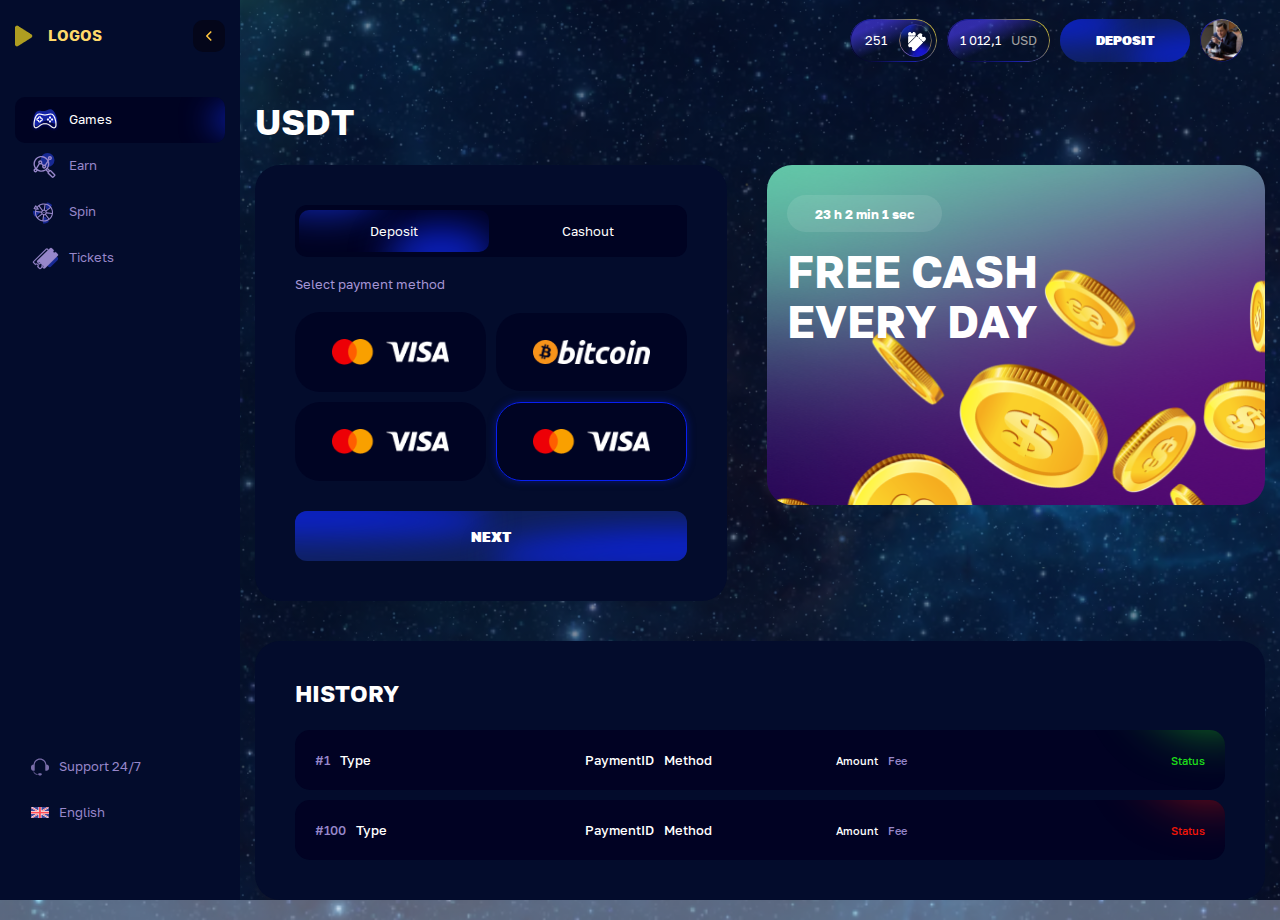
<file: deposit.html>
<!doctype html><html lang="en"><head><meta charset="UTF-8"><meta name="viewport" content="width=device-width,initial-scale=1"><link rel="shortcut icon" type="image/png" href="./favicon.jpg"><link rel="stylesheet" href="./assets/css/main.css"><meta name="format-detection" content="telephone=no"><title>Title</title></head><body><div class="app"><header class="header"><a href="index.html" class="header__logo"><img src="assets/img/Logo-mobile.png" alt="Logo"> logos</a><div class="header__right"><button class="header__item header__item_tickets gradient"><span>251</span> <svg width="33" height="33" viewBox="0 0 33 33" fill="none" xmlns="http://www.w3.org/2000/svg"><g clip-path="url(#clip0_3_8069)"><rect x="0.5" y="0.5" width="32" height="32" rx="16" stroke="url(#paint0_linear_3_8069)"/><g filter="url(#filter0_f_3_8069)"><ellipse cx="4.1249" cy="1.33514e-05" rx="10.725" ry="11.55" fill="url(#paint1_linear_3_8069)"/></g><g filter="url(#filter1_f_3_8069)"><ellipse cx="22.275" cy="33" rx="10.725" ry="11.55" fill="url(#paint2_linear_3_8069)"/></g><path d="M23.2263 10.9509C23.3075 10.8226 23.3417 10.6701 23.323 10.5194C23.3044 10.3687 23.2341 10.2292 23.1242 10.1245L22.7342 9.73449C22.3648 9.36508 21.8638 9.15755 21.3414 9.15755C20.819 9.15755 20.3179 9.36508 19.9485 9.73449L18.1564 11.5266L19.0223 12.3925C19.0569 12.4189 19.086 12.4518 19.1078 12.4894C19.1297 12.527 19.144 12.5685 19.1498 12.6116C19.1556 12.6548 19.1529 12.6986 19.1418 12.7407C19.1306 12.7827 19.1113 12.8222 19.085 12.8568C19.0317 12.9266 18.9529 12.9725 18.8658 12.9843C18.7787 12.996 18.6906 12.9727 18.6207 12.9194C18.5603 12.8916 17.6921 11.9909 17.6921 11.9909L9.81795 19.8651C9.61672 20.0435 9.45416 20.2612 9.34028 20.5048C9.22639 20.7484 9.1636 21.0128 9.15577 21.2816C9.14794 21.5504 9.19524 21.818 9.29475 22.0678C9.39426 22.3177 9.54388 22.5445 9.73438 22.7343L10.1197 23.1197C10.23 23.2326 10.3773 23.3021 10.5346 23.3153C10.6919 23.3285 10.8487 23.2846 10.9763 23.1916C11.2457 22.9975 11.5754 22.9055 11.9064 22.9322C12.2375 22.9588 12.5482 23.1024 12.783 23.3373C13.0178 23.5721 13.1614 23.8828 13.1881 24.2138C13.2148 24.5448 13.1228 24.8745 12.9286 25.1439C12.8356 25.2715 12.7917 25.4283 12.8049 25.5856C12.8182 25.743 12.8876 25.8902 13.0006 26.0005L13.3836 26.3836C13.753 26.753 14.254 26.9605 14.7765 26.9605C15.2989 26.9605 15.7999 26.753 16.1693 26.3836L24.127 18.4258C24.127 18.4258 23.224 17.5506 23.1985 17.4972C23.1673 17.4355 23.1564 17.3656 23.1673 17.2973C23.1783 17.229 23.2105 17.1659 23.2594 17.1171C23.3083 17.0682 23.3713 17.036 23.4396 17.025C23.5079 17.0141 23.5778 17.025 23.6396 17.0562C23.7394 17.0956 24.5797 17.9731 24.5797 17.9731L26.3834 16.1694C26.7528 15.8 26.9604 15.299 26.9604 14.7766C26.9604 14.2541 26.7528 13.7531 26.3834 13.3837L25.9679 12.9682C25.8624 12.8638 25.7246 12.7983 25.5771 12.7823C25.4295 12.7662 25.2809 12.8007 25.1554 12.88C24.8868 13.0457 24.5702 13.1159 24.2567 13.0793C23.9432 13.0427 23.6513 12.9013 23.4281 12.6782C23.205 12.455 23.0637 12.1631 23.027 11.8496C22.9904 11.5361 23.0606 11.2195 23.2263 10.9509ZM22.5717 15.9419C22.6333 16.0035 22.6679 16.087 22.6679 16.174C22.6679 16.2611 22.6333 16.3446 22.5717 16.4062C22.5101 16.4678 22.4266 16.5023 22.3396 16.5023C22.2525 16.5023 22.169 16.4678 22.1074 16.4062L21.4807 15.7794C21.4191 15.7178 21.3845 15.6343 21.3845 15.5473C21.3845 15.4602 21.4191 15.3767 21.4807 15.3151C21.5422 15.2536 21.6257 15.219 21.7128 15.219C21.7999 15.219 21.8834 15.2536 21.9449 15.3151L22.5717 15.9419ZM20.7958 14.166C20.8574 14.2276 20.892 14.3111 20.892 14.3982C20.892 14.4852 20.8574 14.5687 20.7958 14.6303C20.7343 14.6919 20.6508 14.7265 20.5637 14.7265C20.4766 14.7265 20.3931 14.6919 20.3316 14.6303L19.7001 13.9989C19.6386 13.9373 19.604 13.8538 19.604 13.7668C19.604 13.6797 19.6386 13.5962 19.7001 13.5346C19.7617 13.473 19.8452 13.4385 19.9323 13.4385C20.0193 13.4385 20.1029 13.473 20.1644 13.5346L20.7958 14.166ZM16.5036 12.2509C16.2784 12.2486 15.8304 12.2509 15.6075 12.2509C15.5204 12.2512 15.4367 12.2169 15.3749 12.1555C15.3131 12.0941 15.2782 12.0107 15.2779 11.9236C15.2776 11.8364 15.3119 11.7528 15.3733 11.691C15.4346 11.6291 15.5181 11.5942 15.6052 11.5939H16.6591L16.6591 9.59752C16.6579 9.15769 16.4826 8.73623 16.1716 8.42522C15.8606 8.11422 15.4391 7.93895 14.9993 7.93772L14.5838 7.9354C14.4395 7.93954 14.3005 7.99113 14.1885 8.08219C14.0764 8.17326 13.9975 8.29871 13.964 8.43914C13.9059 8.67118 13.7721 8.87718 13.5836 9.02447C13.3952 9.17176 13.1629 9.2519 12.9237 9.25217C12.6845 9.25243 12.4521 9.17281 12.2633 9.02595C12.0746 8.87908 11.9402 8.67337 11.8817 8.44147C11.849 8.29309 11.7659 8.16063 11.6466 8.06666C11.5272 7.97269 11.3789 7.92302 11.227 7.92611L10.8138 7.92612C10.3737 7.92845 9.95232 8.10432 9.64112 8.41552C9.32991 8.72673 9.15405 9.14814 9.15171 9.58824L9.14939 11.587L10.2079 11.6009C10.2951 11.6012 10.3785 11.6361 10.4399 11.6979C10.5013 11.7597 10.5356 11.8434 10.5353 11.9305C10.535 12.0176 10.5001 12.1011 10.4382 12.1625C10.3764 12.2238 10.2927 12.2582 10.2056 12.2578L9.15171 12.2578L9.15635 19.6074L16.5036 12.2509ZM13.2374 11.9236C13.2372 11.8802 13.2456 11.8373 13.2621 11.7972C13.2786 11.7571 13.3029 11.7207 13.3335 11.6901C13.3642 11.6594 13.4006 11.6352 13.4407 11.6187C13.4807 11.6022 13.5237 11.5937 13.567 11.5939L14.2936 11.5962C14.3803 11.5965 14.4634 11.6311 14.5248 11.6924C14.5861 11.7537 14.6207 11.8368 14.6209 11.9236C14.6207 12.0103 14.5861 12.0934 14.5248 12.1547C14.4634 12.2161 14.3803 12.2506 14.2936 12.2509L13.5647 12.2509C13.478 12.2506 13.3949 12.2161 13.3335 12.1547C13.2722 12.0934 13.2376 12.0103 13.2374 11.9236ZM11.1992 11.9236C11.199 11.8802 11.2074 11.8373 11.2239 11.7972C11.2404 11.7571 11.2647 11.7207 11.2953 11.6901C11.326 11.6594 11.3624 11.6352 11.4025 11.6187C11.4425 11.6022 11.4855 11.5937 11.5288 11.5939L12.2531 11.5939C12.3405 11.5939 12.4244 11.6287 12.4862 11.6905C12.548 11.7523 12.5827 11.8361 12.5827 11.9236C12.5827 12.011 12.548 12.0948 12.4862 12.1567C12.4244 12.2185 12.3405 12.2532 12.2531 12.2532L11.5358 12.2602C11.4913 12.2613 11.447 12.2534 11.4056 12.2369C11.3643 12.2204 11.3267 12.1956 11.2952 12.1641C11.2637 12.1326 11.239 12.0951 11.2225 12.0537C11.206 12.0124 11.198 11.9681 11.1992 11.9236Z" fill="white"/></g><defs><filter id="filter0_f_3_8069" x="-12.8001" y="-17.75" width="33.85" height="35.5" filterUnits="userSpaceOnUse" color-interpolation-filters="sRGB"><feFlood flood-opacity="0" result="BackgroundImageFix"/><feBlend mode="normal" in="SourceGraphic" in2="BackgroundImageFix" result="shape"/><feGaussianBlur stdDeviation="3.1" result="effect1_foregroundBlur_3_8069"/></filter><filter id="filter1_f_3_8069" x="5.35005" y="15.25" width="33.85" height="35.5" filterUnits="userSpaceOnUse" color-interpolation-filters="sRGB"><feFlood flood-opacity="0" result="BackgroundImageFix"/><feBlend mode="normal" in="SourceGraphic" in2="BackgroundImageFix" result="shape"/><feGaussianBlur stdDeviation="3.1" result="effect1_foregroundBlur_3_8069"/></filter><linearGradient id="paint0_linear_3_8069" x1="19.745" y1="-3.07627" x2="4.79818" y2="36.8741" gradientUnits="userSpaceOnUse"><stop offset="0.124267" stop-color="white" stop-opacity="0.15"/><stop offset="0.464" stop-color="#FFCB4D" stop-opacity="0.6"/><stop offset="0.9999" stop-color="#4131FF"/></linearGradient><linearGradient id="paint1_linear_3_8069" x1="4.1249" y1="-11.55" x2="4.1249" y2="11.55" gradientUnits="userSpaceOnUse"><stop stop-color="#1B08F3"/><stop offset="1" stop-color="#10328B"/></linearGradient><linearGradient id="paint2_linear_3_8069" x1="22.275" y1="21.45" x2="22.275" y2="44.55" gradientUnits="userSpaceOnUse"><stop stop-color="#1B08F3"/><stop offset="1" stop-color="#10328B"/></linearGradient><clipPath id="clip0_3_8069"><rect width="33" height="33" rx="16.5" fill="white"/></clipPath></defs></svg></button> <button class="header__item header__item_usdt gradient"><span>1 012,1</span> <span class="header__currency">USD</span></button> <a href="deposit.html" class="header__item btn"><span class="btn__text">Deposit</span> </a><button class="header__item gradient header__avatar-wrapper"><a href="account.html" class="header__avatar"><img src="assets/img/avatar.jpg" alt="Avatar"> </a><svg width="10" height="6" viewBox="0 0 10 6" fill="none" xmlns="http://www.w3.org/2000/svg"><path fill-rule="evenodd" clip-rule="evenodd" d="M4.46857 5.535L0.469238 1.53109L1.5305 0.471035L4.99929 3.94379L8.46933 0.470947L9.53042 1.53118L5.52975 5.53508C5.38907 5.67588 5.19818 5.75499 4.99914 5.75497C4.80011 5.75495 4.60924 5.67582 4.46857 5.535Z" fill="#FFC53E"/></svg></button></div></header><div class="nav"><div class="nav__deposit-btn"><a href="#"><img src="assets/img/svg/deposit-menu.svg" alt="Deposit"></a></div><nav class="menu"><div class="menu__top"><div class="menu__logo-block"><a href="index.html" class="menu__logo"><img src="assets/img/Logo.png" alt="Logo"> <span>logos</span> </a><button class="menu__back-btn"><svg width="6" height="10" viewBox="0 0 6 10" fill="none" xmlns="http://www.w3.org/2000/svg"><path fill-rule="evenodd" clip-rule="evenodd" d="M0.222079 4.45897L4.72415 -4.61433e-08L5.7797 1.06575L1.81556 4.99194L5.77978 8.91952L4.72406 9.98509L0.22199 5.52464C0.0798132 5.38377 -0.000164736 5.19193 -0.000148038 4.99179C-0.00013134 4.79165 0.0798786 4.59981 0.222079 4.45897Z" fill="#FFC53E"/></svg></button></div><ul><li class="menu__item active"><a class="menu__link" href="games.html"><div class="menu__svg"><svg width="34" height="29" viewBox="0 0 34 29" fill="none" xmlns="http://www.w3.org/2000/svg"><path class="menu__svg-blue" d="M31.3648 12.3449C31.0917 10.797 30.5889 9.10713 29.9611 7.53688C29.3422 6.03431 28.6329 4.64687 27.8641 3.61148C24.8982 -0.234513 22.3544 0.752821 19.314 1.97733C18.3423 2.34562 17.3058 2.75681 16.2125 3.00329L15.8667 3.04859C14.7469 3.092 13.6394 2.96166 12.6056 2.85609C9.35683 2.48984 6.64009 2.15717 4.76927 6.67117C4.29314 7.86963 3.93051 9.39749 3.75408 11.0042C3.55193 12.6832 3.50141 14.4456 3.6362 16.0116C3.79315 17.7468 4.13009 18.9765 4.62574 19.8066C5.11253 20.5691 5.73231 21.0043 6.48509 21.1123C7.16427 21.1954 7.91616 21.0281 8.66716 20.5855C9.94483 19.8673 11.3502 18.5126 12.6899 16.9257C13.6289 15.7698 15.568 14.9994 17.5736 14.7367C19.5793 14.474 21.6514 14.719 22.8564 15.5939C24.5597 16.7823 26.2665 17.7292 27.686 18.0941C28.5213 18.2945 29.2953 18.2964 29.9302 18.0411C30.5952 17.7475 31.121 17.1966 31.3861 16.2668C31.6556 15.3708 31.6645 14.0959 31.3648 12.3449Z" fill="#172994"/><g><path d="M30.985 18.4484C30.9152 16.8782 30.6362 15.1373 30.2177 13.4988C29.7992 11.9286 29.2761 10.4608 28.6483 9.33429C26.2071 5.13565 23.5566 5.78422 20.3829 6.60347C19.3715 6.84242 18.2904 7.1155 17.1744 7.21791H16.8256C15.7096 7.1155 14.6285 6.84242 13.6171 6.60347C10.4435 5.81836 7.79295 5.13565 5.35169 9.36843C4.72394 10.4949 4.16593 11.9627 3.7823 13.5329C3.3638 15.1714 3.0848 16.9123 3.01505 18.4826C2.9453 20.2235 3.11968 21.4865 3.5033 22.374C3.88693 23.1932 4.44493 23.7053 5.17731 23.9101C5.83994 24.0807 6.6072 24.0125 7.40933 23.6711C8.76946 23.125 10.3388 21.9644 11.8734 20.5648C12.9545 19.5407 14.9772 19.0287 17 19.0287C19.0228 19.0287 21.0455 19.5407 22.1267 20.5648C23.6612 21.9644 25.2306 23.125 26.5907 23.6711C27.3928 23.9783 28.1601 24.0807 28.8227 23.9101C29.5202 23.7053 30.1131 23.2274 30.4967 22.3398C30.8803 21.4865 31.0547 20.2235 30.985 18.4484ZM29.311 21.8619C29.1017 22.3398 28.8227 22.6129 28.474 22.7153C28.0903 22.8177 27.6021 22.7495 27.0441 22.5447C25.8234 22.0668 24.3936 21.0086 22.9985 19.7114C21.6733 18.4143 19.3366 17.7657 17 17.7657C14.6634 17.7657 12.3267 18.4143 10.9666 19.6432C9.53671 20.9403 8.10683 22.0326 6.92107 22.4764C6.36307 22.6812 5.87482 22.7836 5.49119 22.6471C5.14244 22.5447 4.86344 22.2716 4.65418 21.7937C4.37518 21.1451 4.23568 20.0869 4.30543 18.5167C4.37518 17.0489 4.61931 15.3762 5.03781 13.806C5.42144 12.3382 5.90969 10.9728 6.50257 9.94873C8.42071 6.56934 10.6527 7.1155 13.3032 7.79821C14.3844 8.07129 15.5004 8.34437 16.721 8.44678H17.2441C18.4996 8.34437 19.6157 8.07129 20.6968 7.79821C23.3473 7.14964 25.5793 6.56934 27.4974 9.94873C28.0903 10.9728 28.5786 12.3041 28.9622 13.806C29.3458 15.3762 29.6248 17.0147 29.6946 18.5167C29.7643 20.0869 29.6248 21.1451 29.311 21.8619Z" fill="#9787CA"/><path d="M13.7915 11.792C13.4427 11.4848 13.0242 11.2458 12.536 11.2117C12.5011 10.7679 12.2918 10.3242 11.978 10.017L11.9431 9.98283C11.5595 9.60734 11.0712 9.40253 10.5132 9.40253C9.9552 9.40253 9.43207 9.64147 9.08332 9.98283C8.76944 10.29 8.52531 10.7338 8.49044 11.2117C8.00219 11.2458 7.58368 11.4506 7.23493 11.7579L7.20006 11.792C6.81643 12.1675 6.60718 12.6454 6.60718 13.1915C6.60718 13.7377 6.8513 14.2497 7.20006 14.5911C7.54881 14.9324 7.96731 15.1373 8.49044 15.1714C8.52531 15.6493 8.73457 16.093 9.08332 16.4003C9.46694 16.7758 9.9552 16.9806 10.5132 16.9806C11.0712 16.9806 11.5943 16.7416 11.9431 16.4003C12.257 16.0589 12.5011 15.6493 12.536 15.1714C13.0242 15.1373 13.4776 14.9324 13.7915 14.5911C14.1751 14.2156 14.3843 13.7377 14.3843 13.1915C14.3843 12.6454 14.1402 12.1334 13.7915 11.792ZM12.9196 13.7036C12.7801 13.8401 12.6057 13.9084 12.3965 13.9084H11.9082C11.5595 13.9084 11.2456 14.1815 11.2456 14.557V15.0007C11.2456 15.2055 11.1758 15.3762 11.0363 15.5127C10.8968 15.6493 10.7225 15.7176 10.5132 15.7176C10.3039 15.7176 10.1296 15.6493 9.99007 15.5127C9.85057 15.3762 9.78082 15.2055 9.78082 15.0007V14.5228C9.78082 14.1815 9.50182 13.8742 9.11819 13.8742H8.62994C8.42069 13.8742 8.24631 13.806 8.10681 13.6694C8.00219 13.567 7.89756 13.3964 7.89756 13.1915C7.89756 12.9867 7.96731 12.8161 8.10681 12.6795L8.14169 12.6454C8.28119 12.543 8.45556 12.4747 8.62994 12.4747H9.11819C9.46694 12.4747 9.78082 12.2016 9.78082 11.8261V11.3482C9.78082 11.1434 9.85057 10.9727 9.99007 10.8362C10.1296 10.6997 10.3039 10.6314 10.5132 10.6314C10.7225 10.6314 10.8968 10.6997 11.0363 10.8362L11.0712 10.8703C11.1758 11.0069 11.2456 11.1776 11.2456 11.3482V11.8261C11.2456 12.1675 11.5246 12.4747 11.9082 12.4747H12.3965C12.6057 12.4747 12.7801 12.543 12.9196 12.6795C13.0591 12.8161 13.1288 12.9867 13.1288 13.1915C13.1288 13.3964 13.0591 13.567 12.9196 13.7036Z" fill="#9787CA"/><path d="M23.0683 11.9627C23.7424 11.9627 24.2889 11.4278 24.2889 10.768C24.2889 10.1081 23.7424 9.57324 23.0683 9.57324C22.3942 9.57324 21.8477 10.1081 21.8477 10.768C21.8477 11.4278 22.3942 11.9627 23.0683 11.9627Z" fill="#9787CA"/><path d="M23.0683 16.8099C23.7424 16.8099 24.2889 16.275 24.2889 15.6151C24.2889 14.9553 23.7424 14.4204 23.0683 14.4204C22.3942 14.4204 21.8477 14.9553 21.8477 15.6151C21.8477 16.275 22.3942 16.8099 23.0683 16.8099Z" fill="#9787CA"/><path d="M20.5922 14.3863C21.2664 14.3863 21.8128 13.8514 21.8128 13.1916C21.8128 12.5317 21.2664 11.9968 20.5922 11.9968C19.9181 11.9968 19.3716 12.5317 19.3716 13.1916C19.3716 13.8514 19.9181 14.3863 20.5922 14.3863Z" fill="#9787CA"/><path d="M25.5444 14.3863C26.2185 14.3863 26.765 13.8514 26.765 13.1916C26.765 12.5317 26.2185 11.9968 25.5444 11.9968C24.8702 11.9968 24.3237 12.5317 24.3237 13.1916C24.3237 13.8514 24.8702 14.3863 25.5444 14.3863Z" fill="#9787CA"/></g></svg></div><span>Games</span></a></li><li class="menu__item"><a class="menu__link" href="earn.html"><div class="menu__svg"><svg width="28" height="26" viewBox="0 0 28 26" fill="none" xmlns="http://www.w3.org/2000/svg"><circle class="menu__svg-blue" cx="16.5" cy="7" r="7" fill="#172994"/><g><path d="M24.0921 21.2126L20.1207 17.3588C19.8634 17.1091 19.5238 16.9753 19.1638 16.9799C19.0461 16.9817 18.9292 16.9988 18.8159 17.0307L17.023 15.291C18.442 13.1447 18.7289 10.4164 17.7897 8.02233L18.4049 7.06366C18.5636 7.10218 18.7262 7.12169 18.8895 7.12175C20.0258 7.12175 20.9502 6.19728 20.9502 5.06097C20.9502 3.92471 20.0258 3.00028 18.8895 3.00028C17.7532 3.00028 16.8288 3.92471 16.8288 5.06097C16.8288 5.53122 16.9874 5.96486 17.2535 6.31205L17.0628 6.60931C16.909 6.37254 16.7428 6.14411 16.5648 5.92499C15.2307 4.28354 13.3373 3.25989 11.2333 3.04251C9.12918 2.82518 7.06656 3.44015 5.42511 4.7742C3.78361 6.10821 2.75988 8.00167 2.54255 10.1057C2.34829 11.9862 2.81944 13.8334 3.87411 15.3767C3.07463 15.6603 2.50035 16.4238 2.50035 17.3192C2.50035 18.4555 3.42478 19.38 4.56105 19.38C5.51886 19.38 6.32612 18.7231 6.55609 17.8362C7.48404 18.3547 8.51649 18.6838 9.60567 18.7964C9.8829 18.825 10.1593 18.8392 10.4343 18.8392C11.9699 18.8392 13.4561 18.3962 14.7413 17.5557L16.5182 19.2618C16.4411 19.4383 16.4029 19.6293 16.4061 19.8219C16.4115 20.1816 16.5562 20.5173 16.8135 20.7669L20.785 24.6207C21.0458 24.8738 21.3838 24.9997 21.7214 24.9997C22.0726 24.9997 22.4235 24.8634 22.6868 24.5921L24.1206 23.1144C24.6371 22.5822 24.6243 21.7292 24.0921 21.2126ZM18.8894 4.37528C19.2676 4.37528 19.5752 4.68289 19.5752 5.06101C19.5752 5.43918 19.2676 5.74684 18.8894 5.74684C18.5113 5.74684 18.2037 5.43918 18.2037 5.06101C18.2037 4.68289 18.5113 4.37528 18.8894 4.37528ZM17.7291 17.892L17.4145 18.2162L15.8334 16.6981C15.9468 16.592 16.0568 16.4834 16.1627 16.372L17.7291 17.892ZM3.91024 10.247C4.08985 8.50827 4.93578 6.9436 6.29226 5.8412C7.47003 4.88394 8.91004 4.3748 10.4072 4.3748C10.6343 4.3748 10.8629 4.38653 11.0919 4.41021C12.8306 4.58986 14.3953 5.43579 15.4977 6.79223C15.779 7.1381 16.0243 7.51179 16.2297 7.90748L13.8173 11.6666C13.6073 11.5963 13.3874 11.5605 13.166 11.5605C12.9255 11.5603 12.6868 11.6024 12.4609 11.6849L11.1086 10.2316C11.2475 9.94956 11.3195 9.63937 11.3193 9.32502C11.3193 8.18875 10.3948 7.26432 9.25848 7.26432C8.12221 7.26432 7.19778 8.18875 7.19778 9.32502C7.19778 9.81215 7.36807 10.2601 7.6517 10.6132L5.0936 14.7213C4.16389 13.4226 3.74469 11.8494 3.91024 10.247ZM13.1661 12.9354C13.5442 12.9354 13.8518 13.243 13.8518 13.6212C13.8518 13.9993 13.5442 14.307 13.1661 14.307C12.7879 14.307 12.4803 13.9993 12.4803 13.6212C12.4803 13.243 12.7879 12.9354 13.1661 12.9354ZM8.57278 9.32498C8.57278 8.94685 8.8804 8.63924 9.25852 8.63924C9.63669 8.63924 9.94434 8.94685 9.94434 9.32498C9.94434 9.7031 9.63669 10.0108 9.25852 10.0108C8.88035 10.0108 8.57278 9.70314 8.57278 9.32498ZM4.56109 18.005C4.18297 18.005 3.87535 17.6974 3.87535 17.3192C3.87535 16.9411 4.18297 16.6335 4.56109 16.6335C4.93922 16.6335 5.24687 16.9411 5.24687 17.3192C5.24687 17.6974 4.93922 18.005 4.56109 18.005ZM10.4317 17.4641C10.2046 17.4641 9.97601 17.4523 9.74699 17.4287C8.35227 17.2846 7.06974 16.7113 6.04777 15.7901L8.8199 11.3383C8.96397 11.3697 9.11101 11.3856 9.25848 11.3857C9.55814 11.3859 9.8542 11.3204 10.1258 11.1937L11.3991 12.5621C11.2065 12.8818 11.105 13.248 11.1054 13.6212C11.1054 14.7575 12.0298 15.6819 13.1661 15.6819C14.3024 15.6819 15.2268 14.7575 15.2268 13.6212C15.2271 13.2301 15.1154 12.8471 14.905 12.5175L16.8155 9.54033C17.314 11.8708 16.5195 14.3943 14.5466 15.9976C13.3689 16.9549 11.9289 17.4641 10.4317 17.4641ZM21.721 23.613L17.7926 19.801L19.1846 18.3664L23.113 22.1784L21.721 23.613Z" fill="#9787CA"/></g></svg></div><span>Earn</span></a></li><li class="menu__item"><a class="menu__link" href="spin.html"><div class="menu__svg"><svg width="34" height="30" viewBox="0 0 34 30" fill="none" xmlns="http://www.w3.org/2000/svg"><path class="menu__svg-blue" d="M17.9708 10.2304L18.7607 4.3057C18.827 3.8089 19.2525 3.43066 19.7496 3.49455C22.0158 3.78578 24.0018 5.14164 25.1685 6.21382C25.5791 6.59121 25.5259 7.22996 25.0975 7.587L20.3789 11.5192C20.0737 11.7735 19.6468 11.8231 19.2915 11.6454L18.5148 11.257C18.1329 11.0661 17.9144 10.6537 17.9708 10.2304Z" fill="#172994"/><path class="menu__svg-blue" d="M10.2696 16.7353L5.52158 20.3662C5.12344 20.6706 4.55508 20.6372 4.24874 20.2405C2.85227 18.4322 2.40666 16.0691 2.33985 14.486C2.31633 13.9287 2.80563 13.5147 3.36105 13.5652L9.47808 14.1213C9.87374 14.1572 10.2106 14.424 10.3362 14.8009L10.6108 15.6247C10.7458 16.0298 10.6088 16.476 10.2696 16.7353Z" fill="#172994"/><path class="menu__svg-blue" d="M17.6739 21.2119L21.3048 25.9599C21.6092 26.3581 21.5758 26.9264 21.1791 27.2328C19.3708 28.6292 17.0077 29.0748 15.4246 29.1417C14.8673 29.1652 14.4533 28.6759 14.5038 28.1205L15.0599 22.0034C15.0958 21.6078 15.3626 21.2709 15.7395 21.1453L16.5633 20.8707C16.9684 20.7357 17.4145 20.8727 17.6739 21.2119Z" fill="#172994"/><g><path d="M16.3388 15.9136C16.5241 15.5926 16.4142 15.1822 16.0932 14.9969C15.7723 14.8116 15.3619 14.9216 15.1766 15.2425C14.9913 15.5635 15.1012 15.9739 15.4222 16.1592C15.7431 16.3445 16.1535 16.2345 16.3388 15.9136Z" fill="#9787CA"/><path d="M7.30262 8.50744L6.29104 7.18354C6.22403 7.09569 6.13636 7.02575 6.03581 6.97995C5.93526 6.93415 5.82495 6.91389 5.71469 6.921C5.60443 6.9281 5.49764 6.96233 5.40379 7.02065C5.30995 7.07897 5.23197 7.15957 5.17679 7.25529L3.25955 10.576C3.20425 10.6717 3.17344 10.7795 3.16985 10.89C3.16626 11.0004 3.19002 11.11 3.239 11.209C3.28798 11.3081 3.36067 11.3935 3.45061 11.4576C3.54055 11.5218 3.64495 11.5628 3.75454 11.5769L5.40686 11.791C4.68582 13.7623 4.54262 15.8985 4.99412 17.9484C5.44561 19.9984 6.47302 21.8768 7.95554 23.3627C9.43806 24.8487 11.314 25.8805 13.3629 26.3368C15.4117 26.7931 17.5483 26.6549 19.5213 25.9385C21.4943 25.2221 23.2217 23.9572 24.5005 22.2926C25.7792 20.628 26.5561 18.6329 26.7397 16.5419C26.9234 14.4509 26.5062 12.3509 25.5372 10.4889C24.5682 8.62693 23.0877 7.0803 21.2698 6.03091C19.0262 4.72031 16.3898 4.24983 13.8313 4.70347C11.2728 5.15712 8.95887 6.50535 7.30262 8.50744ZM20.5988 7.19317C21.5045 7.71592 22.3191 8.3827 23.0104 9.16733L17.9563 13.0454C17.6334 12.7627 17.2581 12.546 16.8518 12.4077L17.6849 6.08115C18.7094 6.29364 19.6932 6.66909 20.5988 7.19317ZM16.3547 5.90115L15.5202 12.2317C15.0931 12.2626 14.6757 12.3745 14.2903 12.5613L10.4042 7.49673C12.1585 6.32543 14.2498 5.76468 16.3547 5.90115ZM17.5012 16.5846C17.3021 16.9294 17.0052 17.2074 16.6481 17.3835C16.291 17.5596 15.8897 17.6259 15.495 17.5739C15.1003 17.522 14.7298 17.3541 14.4304 17.0916C14.1311 16.8291 13.9163 16.4837 13.8133 16.0991C13.7102 15.7145 13.7235 15.308 13.8515 14.931C13.9795 14.5539 14.2164 14.2233 14.5323 13.981C14.8481 13.7386 15.2288 13.5953 15.6261 13.5693C16.0234 13.5432 16.4195 13.6356 16.7643 13.8347C17.2262 14.102 17.5632 14.5417 17.7013 15.0573C17.8395 15.5728 17.7675 16.1221 17.5012 16.5846ZM5.83577 8.79802L7.27326 10.6795L4.92509 10.3754L5.83577 8.79802ZM8.69805 12.2172C8.82943 12.2343 8.96294 12.2121 9.08174 12.1535C9.20053 12.0948 9.29928 12.0022 9.36553 11.8875C9.43177 11.7727 9.46255 11.641 9.45397 11.5087C9.44539 11.3765 9.39784 11.2498 9.31731 11.1446L8.14009 9.60374C8.50155 9.14056 8.90382 8.71074 9.34207 8.31942L13.2249 13.3798C12.9423 13.7025 12.7258 14.0776 12.5876 14.4836L6.26376 13.6512C6.38352 13.076 6.55463 12.5127 6.77502 11.9681L8.69805 12.2172ZM6.08357 14.9817L12.4114 15.8156C12.4424 16.2427 12.5542 16.6601 12.741 17.0455L7.67582 20.9335C6.50513 19.1784 5.9453 17.0866 6.08291 14.9814L6.08357 14.9817ZM10.9167 23.9629C10.0101 23.4407 9.19306 22.7765 8.4968 21.9955L13.5592 18.1107C13.8821 18.3934 14.2574 18.6101 14.6637 18.7484L13.8322 25.0644C12.8071 24.858 11.8223 24.4859 10.9167 23.9629ZM15.1628 25.2384L15.9953 18.9244C16.4225 18.8935 16.8398 18.7816 17.2252 18.5948L21.103 23.647C19.3466 24.8047 17.2627 25.363 15.1628 25.2384ZM22.169 22.8306L18.2906 17.7763C18.5732 17.4536 18.7897 17.0785 18.9279 16.6725L25.2443 17.5041C24.828 19.5676 23.748 21.4383 22.169 22.8306ZM25.4183 16.1727L19.1041 15.3405C19.0732 14.9134 18.9613 14.496 18.7745 14.1106L23.8277 10.2334C24.9849 11.9896 25.5429 14.0731 25.4183 16.1727Z" fill="#9787CA"/></g></svg></div><span>Spin</span></a></li><li class="menu__item"><a class="menu__link" href="tickets.html"><div class="menu__svg"><svg width="27" height="23" viewBox="0 0 27 23" fill="none" xmlns="http://www.w3.org/2000/svg"><path class="menu__svg-blue" d="M20.2006 7.04115L13.3386 14.1573C12.5954 14.928 12.6065 16.152 13.3636 16.9091L16.0658 19.6113C16.8368 20.3823 18.0834 20.3936 18.8683 19.6367L25.5339 13.2092C26.3393 12.4326 26.3509 11.1464 25.5598 10.3553L22.2273 7.02273C21.6655 6.46092 20.7521 6.46923 20.2006 7.04115Z" fill="#172994"/><g><path d="M16.6784 13.6636C16.7848 13.6472 16.8835 13.5983 16.9603 13.5235C17.0371 13.4486 17.088 13.3517 17.1053 13.2463C17.1225 13.1408 17.1051 13.0329 17.0558 12.938C17.0065 12.8431 16.928 12.7662 16.8319 12.7182L16.8317 12.7181L15.4355 12.0228L16.6784 13.6636ZM16.6784 13.6636L15.1296 13.9033M16.6784 13.6636L15.1296 13.9033M15.1296 13.9033L14.8868 15.4147L14.8867 15.4148C14.8696 15.5203 14.8188 15.6173 14.7421 15.6923C14.6655 15.7671 14.5671 15.816 14.4608 15.8326L15.1296 13.9033ZM14.6045 12.9666C14.4981 12.9831 14.3993 13.032 14.3225 13.107C14.2457 13.1819 14.1948 13.279 14.1776 13.3845L14.1776 13.3845L14.1209 13.7327L13.9559 13.4161L13.9559 13.4161C13.9127 13.3333 13.847 13.264 13.7665 13.2158C13.686 13.1676 13.5936 13.1421 13.4995 13.1421L13.4975 13.1421L14.2763 13.4006C14.29 13.3165 14.3306 13.2387 14.3923 13.1785C14.454 13.1183 14.5337 13.0788 14.6198 13.0655L15.109 12.9893L14.9541 12.9122L14.6045 12.9666ZM14.6045 12.9666L14.6198 13.0654L14.6044 12.9667L14.6045 12.9666ZM13.2488 12.0624L13.5708 12.2224C13.5708 12.2224 13.5709 12.2224 13.5709 12.2224L13.2488 12.0624ZM13.2488 12.0624L13.4111 12.3731L13.4111 12.3732C13.4605 12.4681 13.478 12.576 13.4609 12.6814C13.4438 12.7868 13.393 12.8839 13.3163 12.9588C13.3163 12.9588 13.3163 12.9588 13.3163 12.9588L13.065 13.2045M18.0291 8.07628L17.9559 8.14779L18.0291 8.21935L18.6126 8.78967L18.6824 8.85795L18.7523 8.78972L19.3362 8.2198L19.4094 8.1483L19.3362 8.07674L18.7528 7.50637L18.6829 7.43808L18.613 7.50632L18.0291 8.07628ZM16.8612 6.93556L16.7879 7.00711L16.8612 7.07866L17.4451 7.64882L17.515 7.71705L17.5848 7.64881L18.1685 7.07869L18.2417 7.00716L18.1685 6.93563L17.5848 6.36546L17.515 6.29721L17.4451 6.36544L16.8612 6.93556ZM15.6938 5.79574L15.6206 5.86729L15.6938 5.93883L16.2777 6.50895L16.3476 6.57717L16.4175 6.50893L17.0011 5.93882L17.0744 5.86729L17.0011 5.79575L16.4175 5.22559L16.3476 5.15734L16.2777 5.22557L15.6938 5.79574ZM20.364 10.3571L20.2907 10.4286L20.364 10.5001L20.9479 11.0703L21.0177 11.1385L21.0876 11.0703L21.6713 10.5001L21.7445 10.4286L21.6713 10.3571L21.0876 9.7869L21.0177 9.71865L20.9479 9.78689L20.364 10.3571ZM19.1964 9.2166L19.1232 9.28815L19.1965 9.35967L19.7804 9.92978L19.8503 9.99802L19.9201 9.92976L20.5038 9.35944L20.577 9.2879L20.5037 9.21637L19.9199 8.64621L19.85 8.57796L19.7801 8.64623L19.1964 9.2166ZM14.3802 15.8392H14.3803L11.7837 10.6262C11.722 10.6864 11.6814 10.7641 11.6677 10.8482C11.6541 10.9324 11.6681 11.0185 11.7077 11.0944L11.619 11.1406L11.619 11.1406C11.619 11.1406 11.619 11.1407 11.619 11.1407L12.3276 12.5028L11.221 13.5837C11.2209 13.5838 11.2208 13.5839 11.2207 13.584C11.143 13.6587 11.0912 13.756 11.0735 13.8619C11.0558 13.968 11.0731 14.0768 11.1229 14.1724C11.1726 14.2679 11.2519 14.345 11.349 14.3929C11.4459 14.4408 11.5557 14.4572 11.6626 14.4399C11.6627 14.4399 11.6629 14.4399 11.663 14.4399L13.2119 14.2008L13.9243 15.5654C13.9675 15.6481 14.0331 15.7173 14.1135 15.7655C14.1939 15.8137 14.2862 15.8391 14.3802 15.8392ZM14.8148 10.0732L13.7062 11.1567L15.4114 9.97758C15.4114 9.97757 15.4113 9.97756 15.4113 9.97755C15.3144 9.92941 15.2045 9.91278 15.0975 9.92988C14.9905 9.94697 14.8916 9.99692 14.8152 10.0729C14.8151 10.073 14.815 10.0731 14.8148 10.0732Z" fill="#9787CA" stroke="#9787CA" stroke-width="0.2"/><path d="M11.9395 20.4333L11.9395 20.4334C12.0617 20.5528 12.261 20.5529 12.3834 20.4333L24.961 8.14773L24.9613 8.1458L24.984 8.12359C25.105 8.00529 25.1049 7.81449 24.9841 7.69651L24.9841 7.6965L23.5509 6.29654C22.7023 6.80233 21.6044 6.67831 20.896 5.98626L20.9659 5.91473L20.896 5.98625C20.1878 5.29437 20.0594 4.22113 20.5761 3.3904L19.1464 1.99612L19.1464 1.99607C19.0878 1.9389 19.008 1.90626 18.9243 1.90625L11.9395 20.4333ZM11.9395 20.4333L10.5097 19.0367C11.0254 18.2057 10.8962 17.1329 10.1881 16.4417L10.188 16.4416M11.9395 20.4333L10.188 16.4416M10.188 16.4416C9.47935 15.7517 8.38372 15.6277 7.53511 16.131L6.1022 14.7314L6.10216 14.7313M10.188 16.4416L6.10216 14.7313M6.10216 14.7313C5.98117 14.6133 5.98111 14.4226 6.1022 14.3043M6.10216 14.7313L6.1022 14.3043M6.1022 14.3043L18.7021 1.99607M6.1022 14.3043L18.7021 1.99607M18.7021 1.99607C18.7606 1.9389 18.8404 1.90633 18.9242 1.90625L18.7021 1.99607ZM21.9131 3.27833L19.8698 1.28285C19.3475 0.772376 18.5012 0.772397 17.9787 1.28283L18.0485 1.35437L17.9787 1.28284L16.5895 2.63991L15.7839 1.85295L15.7141 1.92448L15.7839 1.85295C15.2614 1.3425 14.4154 1.34251 13.8928 1.85294L13.9626 1.92448L13.8927 1.85295L1.2929 14.1608C0.769047 14.6725 0.769019 15.5032 1.2929 16.0147C1.29291 16.0147 1.29291 16.0147 1.29292 16.0147L3.33616 18.0106L3.40607 18.0788L3.47594 18.0105L3.76586 17.7271C3.76614 17.7268 3.76643 17.7266 3.76672 17.7263C4.21823 17.3061 4.92877 17.3061 5.37999 17.7263C5.8227 18.1594 5.82243 18.8602 5.37918 19.293L5.37916 19.293L5.08734 19.5781L5.01413 19.6497L5.08734 19.7212L7.13061 21.7175L7.13062 21.7175C7.65292 22.2275 8.49878 22.2275 9.02112 21.7175L9.02115 21.7175L10.4105 20.3599L11.2165 21.147C11.7388 21.6571 12.5847 21.6571 13.1072 21.147L13.1073 21.1469L25.7071 8.83834C26.231 8.32663 26.231 7.4964 25.7071 6.98487L23.6638 4.98893L23.594 4.92067L23.5241 4.98893L23.2323 5.27398L23.2317 5.27455C23.0909 5.41425 22.9146 5.51532 22.7205 5.56722C22.5265 5.61912 22.3217 5.61994 22.1272 5.5696C21.9327 5.5192 21.7556 5.4195 21.6138 5.28088C21.4719 5.14227 21.3704 4.9697 21.3192 4.78079C21.2679 4.5919 21.2688 4.39317 21.3216 4.2047C21.3745 4.01622 21.4775 3.84448 21.6206 3.70704L21.6212 3.70647L21.9131 3.42141L21.9863 3.34987L21.9131 3.27833ZM8.29733 21.0035L8.29721 21.0036C8.26831 21.0319 8.23385 21.0545 8.19574 21.07C8.15762 21.0854 8.11668 21.0934 8.07528 21.0934C8.03388 21.0934 7.99294 21.0854 7.95482 21.07C7.91671 21.0545 7.88225 21.0319 7.85335 21.0036L7.85325 21.0035L6.42387 19.6065C6.94116 18.7756 6.81296 17.7015 6.10442 17.0094L6.03455 17.0809L6.10441 17.0093C5.39542 16.3169 4.29687 16.1934 3.44824 16.7002L2.01592 15.3015L2.01592 15.3015C1.98698 15.2732 1.96416 15.2398 1.94863 15.2032C1.9331 15.1666 1.92514 15.1274 1.92514 15.088C1.92514 15.0485 1.9331 15.0093 1.94863 14.9727C1.96416 14.9361 1.98698 14.9027 2.01592 14.8745L2.01593 14.8744L14.6161 2.56623L14.6162 2.56614C14.6747 2.5089 14.7545 2.47636 14.8383 2.47636C14.9221 2.47636 15.0019 2.5089 15.0604 2.56614L15.0604 2.56623L15.8627 3.34992L5.37881 13.5913L5.3788 13.5913C4.8553 14.1028 4.85531 14.933 5.3788 15.4445L5.44868 15.373L5.3788 15.4445L7.4216 17.4404L7.49148 17.5087L7.56136 17.4405L7.85323 17.1553L7.85325 17.1553C8.29784 16.7208 9.02001 16.7208 9.46465 17.1553L9.46467 17.1554C9.9082 17.5885 9.9082 18.2898 9.46467 18.7229L9.17248 19.0079L9.09912 19.0795L9.17245 19.1511L9.68323 19.6497L8.29733 21.0035Z" fill="#9787CA" stroke="#9787CA" stroke-width="0.2"/></g><defs><filter id="blueGlow" x="-50%" y="-50%" width="200%" height="200%"><feDropShadow dx="0" dy="0" stdDeviation="2" flood-color="blue"/></filter></defs></svg></div><span>Tickets</span></a></li></ul></div><div class="menu__bottom"><a href="#" class="menu__bot-link"><svg width="18" height="18" viewBox="0 0 18 18" fill="none" xmlns="http://www.w3.org/2000/svg"><g clip-path="url(#clip0_3_4119)"><path fill-rule="evenodd" clip-rule="evenodd" d="M10.8162 16.3557C10.8162 15.7336 10.3118 15.2292 9.6897 15.2292H8.3103C8.01154 15.2292 7.72502 15.3479 7.51377 15.5592C7.30251 15.7704 7.18383 16.0569 7.18383 16.3557C7.18383 16.9778 7.68818 17.4822 8.3103 17.4822H9.6897C10.3118 17.4822 10.8162 16.9778 10.8162 16.3557ZM2.36816 13.451C2.55632 13.4654 2.78395 13.4736 3.01261 13.4602C3.15593 14.1869 3.54708 14.8414 4.11926 15.3117C4.69145 15.7821 5.40918 16.0393 6.14988 16.0393H6.5797C6.54152 16.2485 6.54142 16.4629 6.57942 16.6721H6.14988C5.2396 16.6721 4.35907 16.3479 3.66609 15.7577C2.97311 15.1674 2.51298 14.3497 2.36816 13.451ZM2.04627 12.7776C1.47417 12.6812 0.95473 12.3852 0.580134 11.9421C0.205538 11.4991 2.8548e-06 10.9377 0 10.3575L0 8.86183C0 8.21091 0.258575 7.58665 0.718844 7.12637C1.17911 6.6661 1.80337 6.40752 2.45429 6.40751H2.61766C2.8788 3.1114 5.63653 0.517815 9 0.517815C12.3635 0.517815 15.1212 3.1114 15.3823 6.40751H15.5457C16.1966 6.40752 16.8209 6.6661 17.2812 7.12637C17.7414 7.58665 18 8.21091 18 8.86183V10.3575C18 11.0084 17.7414 11.6327 17.2812 12.0929C16.8209 12.5532 16.1966 12.8118 15.5457 12.8118H14.8215C14.5211 12.8118 14.2776 12.5683 14.2776 12.2679V6.9204C14.2776 4.00567 11.9147 1.64281 9 1.64281C6.08527 1.64281 3.72241 4.00567 3.72241 6.9204V12.2679C3.72241 12.48 3.60102 12.6638 3.4239 12.7535C2.93636 12.9226 2.18025 12.8002 2.04627 12.7776Z" fill="#796DA9"/></g><defs><clipPath id="clip0_3_4119"><rect width="18" height="18" fill="white"/></clipPath></defs></svg> <span>Support 24/7</span> </a><a href="#" class="menu__bot-link"><svg width="18" height="18" viewBox="0 0 18 18" fill="none" xmlns="http://www.w3.org/2000/svg"><path d="M16.5484 3.00022H1.33969C0.599776 3.00022 0 3.56668 0 4.26548V12.8037C0 13.5025 0.599776 14.0689 1.33969 14.0689H16.5484C17.2883 14.0689 17.8881 13.5025 17.8881 12.8037V4.26548C17.8881 3.56668 17.2883 3.00022 16.5484 3.00022Z" fill="#41479B"/><path d="M17.8696 4.05613C17.764 3.45694 17.2128 3 16.5484 3H16.1999L10.4861 6.5355V3.00003H7.40198V6.53554L1.68826 3.00003H1.33969C0.675277 3.00003 0.124134 3.45694 0.0185519 4.05616L4.90208 7.078H0V9.99082H4.90208L0.0185519 13.0126C0.124134 13.6118 0.675277 14.0687 1.33969 14.0687H1.68826L7.40198 10.5332V14.0687H10.4861V10.5332L16.1999 14.0687H16.5484C17.2128 14.0687 17.764 13.6118 17.8696 13.0126L12.986 9.99076H17.8881V7.07794H12.986L17.8696 4.05613Z" fill="#F5F5F5"/><path d="M9.86932 3.00022H8.0188V7.66071H0V9.40842H8.0188V14.0689H9.86932V9.40842H17.8881V7.66071H9.86932V3.00022Z" fill="#FF4B55"/><path d="M0.865862 13.9872L7.38465 9.9908H6.25169L0.321916 13.6261C0.468278 13.7877 0.655339 13.9118 0.865862 13.9872ZM12.1017 9.9908H10.9687L17.2825 13.8615C17.4596 13.7516 17.6067 13.6038 17.7118 13.4301L12.1017 9.9908ZM0.141113 3.69954L5.65184 7.07798H6.7848L0.540312 3.2497C0.371889 3.36816 0.235174 3.52222 0.141113 3.69954ZM11.6188 7.07798L17.5594 3.43597C17.4114 3.27482 17.2228 3.15156 17.0109 3.07762L10.4858 7.07798H11.6188Z" fill="#FF4B55"/></svg> <span>English</span></a></div></nav><nav class="mobile-menu"><div class="mobile-menu__field"><div class="mobile-menu__item"><a href="games.html" class="mobile-menu__link"><img src="assets/img/svg/play-menu.svg" alt="Play"> <span>play</span></a></div><div class="mobile-menu__item"><a href="earn.html" class="mobile-menu__link"><img src="assets/img/svg/earn-menu.svg" alt="Earn"> <span>earn</span></a></div></div><div class="mobile-menu__field"><div class="mobile-menu__item"><a href="spin.html" class="mobile-menu__link"><img src="assets/img/svg/spin-menu.svg" alt="Spin"> <span>spin</span></a></div><div class="mobile-menu__item"><a href="tickets.html" class="mobile-menu__link"><img src="assets/img/svg/tickets-menu.svg" alt="Tickets"> <span>tickets</span></a></div></div></nav></div><main class="main"><div class="main__container container"><div class="wallet"><h1 class="title">USDT</h1><div class="wallet__content"><div class="wallet__left"><div class="wallet__item wallet__tabs-block"><div class="wallet__tabs"><button class="wallet__btn active"><span>Deposit</span></button> <button class="wallet__btn"><span>Cashout</span></button></div><form class="wallet__deposit deposit"><div class="deposit__first-page"><p>Select payment method</p><div class="deposit__payments"><div class="deposit__radio-field"><input class="deposit__radio" id="deposit-radio-1" name="payment" type="radio" checked="checked"> <label for="deposit-radio-1" class="deposit__radio-label"><img src="assets/img/mc-visa.png" alt="Payment"></label></div><div class="deposit__radio-field"><input class="deposit__radio" id="deposit-radio-2" name="payment" type="radio" checked="checked"> <label for="deposit-radio-2" class="deposit__radio-label"><img src="assets/img/bitcoin.png" alt="Payment"></label></div><div class="deposit__radio-field"><input class="deposit__radio" id="deposit-radio-3" name="payment" type="radio" checked="checked"> <label for="deposit-radio-3" class="deposit__radio-label"><img src="assets/img/mc-visa.png" alt="Payment"></label></div><div class="deposit__radio-field"><input class="deposit__radio" id="deposit-radio-4" name="payment" type="radio" checked="checked"> <label for="deposit-radio-4" class="deposit__radio-label"><img src="assets/img/mc-visa.png" alt="Payment"></label></div></div><button class="btn deposit__btn"><span>NEXT</span></button></div></form><form class="wallet__cashout cashout"><div class="cashout__first-page"><p>as a more-or-less normal distribution of letters, as opposed to usin</p><div class="cashout__inputs-block"><div class="cashout__input-field"><input type="text" class="cashout__input" placeholder="100"> <span>Amount</span></div><div class="cashout__input-field"><input type="text" class="cashout__input" placeholder="BUKVI"> <span>$cashtag</span></div><div class="cashout__fee"><span>Fee</span> <span>0,000021</span></div></div><button class="btn"><span>NEXT</span></button></div><div class="cashout__second-page"><p>Transfer <span class="count">100$</span> to <span class="nickname">$spb_designer</span> whin 5 minutes or cancel it</p><div class="cashout__svg-block"><svg width="24" height="13" viewBox="0 0 24 13" fill="none" xmlns="http://www.w3.org/2000/svg"><path fill-rule="evenodd" clip-rule="evenodd" d="M11.4688 12.5376L0.52478 1.5915L1.58554 0.530945L11.9991 10.9466L22.4127 0.530945L23.4735 1.5915L12.5295 12.5376C12.3889 12.6783 12.1981 12.7574 11.9991 12.7574C11.8002 12.7574 11.6094 12.6783 11.4688 12.5376Z" fill="#9787CA"/></svg> <svg width="24" height="13" viewBox="0 0 24 13" fill="none" xmlns="http://www.w3.org/2000/svg"><path fill-rule="evenodd" clip-rule="evenodd" d="M11.4688 12.5376L0.52478 1.5915L1.58554 0.530945L11.9991 10.9466L22.4127 0.530945L23.4735 1.5915L12.5295 12.5376C12.3889 12.6783 12.1981 12.7574 11.9991 12.7574C11.8002 12.7574 11.6094 12.6783 11.4688 12.5376Z" fill="#9787CA"/></svg> <svg width="24" height="13" viewBox="0 0 24 13" fill="none" xmlns="http://www.w3.org/2000/svg"><path fill-rule="evenodd" clip-rule="evenodd" d="M11.4688 12.5376L0.52478 1.5915L1.58554 0.530945L11.9991 10.9466L22.4127 0.530945L23.4735 1.5915L12.5295 12.5376C12.3889 12.6783 12.1981 12.7574 11.9991 12.7574C11.8002 12.7574 11.6094 12.6783 11.4688 12.5376Z" fill="#9787CA"/></svg></div><div class="cashout__user-info"><img src="assets/img/avatar.jpg" alt="Avatar"> <span class="nickname">$spb_designer</span> <span class="fullname">Name Firstname</span></div><div class="cashout__btns-block"><button class="btn"><span>i plaid</span></button> <button class="cashout__cancel-btn">Cancel</button></div><div class="cashout__payment-info"><span class="cashout__timer">4:48</span><div class="cashout__payment-id"><span>Processing payment ID</span> <span>VFJ1LP0JKL</span></div></div></div></form></div><div class="wallet__item free-cash free-cash__usdt"><div class="free-cash__timer"><span><span class="hour">23</span> h <span class="min">2</span> min <span class="sec">1</span> sec</span></div><h3 class="title">FREE CASH EVERY DAY</h3></div></div><div class="wallet__right"><div class="wallet__item history main__block"><h3 class="title">HISTORY</h3><div class="history__content"><div class="history__item active"><div class="history__field"><span class="history__place">#1</span> <span class="history__type">Type</span></div><div class="history__field"><span class="history__payment-id">PaymentID</span> <span class="history__method">Method</span></div><div class="history__field"><span class="history__amount">Amount</span> <span class="history__fee">Fee</span></div><div class="history__field"><span class="history__status">Status</span></div></div><div class="history__item"><div class="history__field"><span class="history__place">#100</span> <span class="history__type">Type</span></div><div class="history__field"><span class="history__payment-id">PaymentID</span> <span class="history__method">Method</span></div><div class="history__field"><span class="history__amount">Amount</span> <span class="history__fee">Fee</span></div><div class="history__field"><span class="history__status">Status</span></div></div></div></div></div></div></div></div></main><footer class="footer"><div class="footer__container container"></div></footer></div><script src="./assets/js/main.js"></script></body></html>
</file>
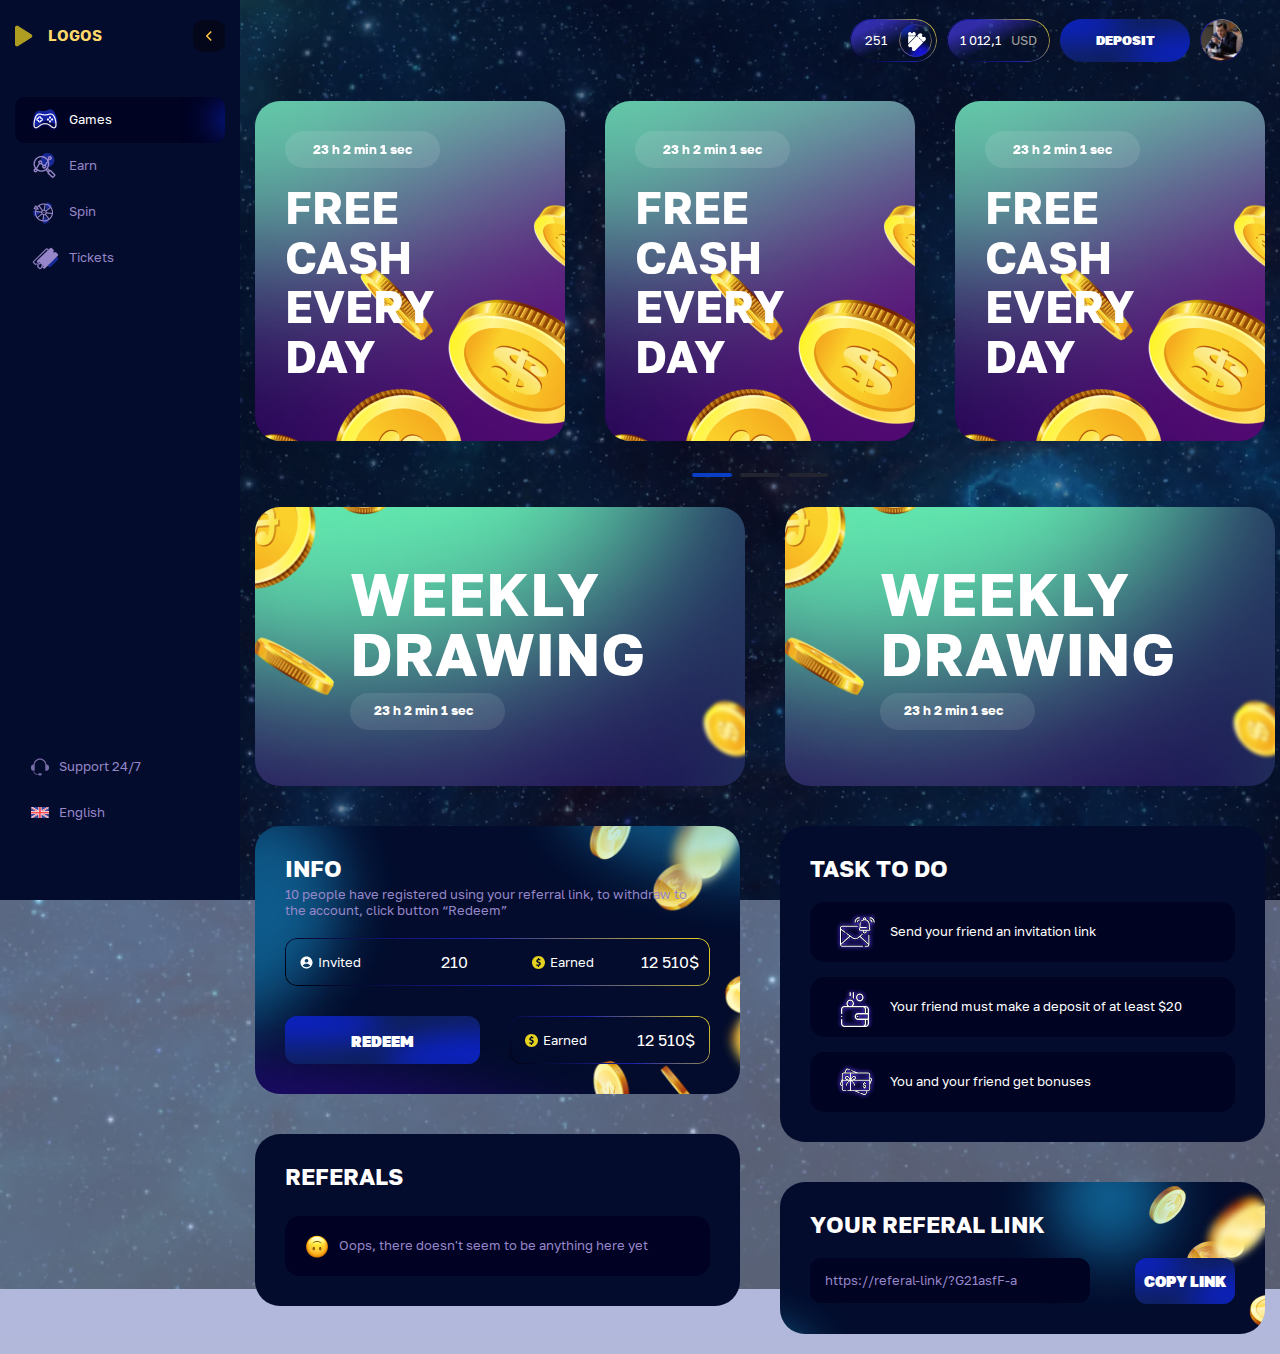
<file: earn.html>
<!doctype html><html lang="en"><head><meta charset="UTF-8"><meta name="viewport" content="width=device-width,initial-scale=1"><link rel="shortcut icon" type="image/png" href="./favicon.jpg"><link rel="stylesheet" href="./assets/css/main.css"><meta name="format-detection" content="telephone=no"><title>Title</title></head><body><div class="app"><header class="header"><a href="index.html" class="header__logo"><img src="assets/img/Logo-mobile.png" alt="Logo"> logos</a><div class="header__right"><button class="header__item header__item_tickets gradient"><span>251</span> <svg width="33" height="33" viewBox="0 0 33 33" fill="none" xmlns="http://www.w3.org/2000/svg"><g clip-path="url(#clip0_3_8069)"><rect x="0.5" y="0.5" width="32" height="32" rx="16" stroke="url(#paint0_linear_3_8069)"/><g filter="url(#filter0_f_3_8069)"><ellipse cx="4.1249" cy="1.33514e-05" rx="10.725" ry="11.55" fill="url(#paint1_linear_3_8069)"/></g><g filter="url(#filter1_f_3_8069)"><ellipse cx="22.275" cy="33" rx="10.725" ry="11.55" fill="url(#paint2_linear_3_8069)"/></g><path d="M23.2263 10.9509C23.3075 10.8226 23.3417 10.6701 23.323 10.5194C23.3044 10.3687 23.2341 10.2292 23.1242 10.1245L22.7342 9.73449C22.3648 9.36508 21.8638 9.15755 21.3414 9.15755C20.819 9.15755 20.3179 9.36508 19.9485 9.73449L18.1564 11.5266L19.0223 12.3925C19.0569 12.4189 19.086 12.4518 19.1078 12.4894C19.1297 12.527 19.144 12.5685 19.1498 12.6116C19.1556 12.6548 19.1529 12.6986 19.1418 12.7407C19.1306 12.7827 19.1113 12.8222 19.085 12.8568C19.0317 12.9266 18.9529 12.9725 18.8658 12.9843C18.7787 12.996 18.6906 12.9727 18.6207 12.9194C18.5603 12.8916 17.6921 11.9909 17.6921 11.9909L9.81795 19.8651C9.61672 20.0435 9.45416 20.2612 9.34028 20.5048C9.22639 20.7484 9.1636 21.0128 9.15577 21.2816C9.14794 21.5504 9.19524 21.818 9.29475 22.0678C9.39426 22.3177 9.54388 22.5445 9.73438 22.7343L10.1197 23.1197C10.23 23.2326 10.3773 23.3021 10.5346 23.3153C10.6919 23.3285 10.8487 23.2846 10.9763 23.1916C11.2457 22.9975 11.5754 22.9055 11.9064 22.9322C12.2375 22.9588 12.5482 23.1024 12.783 23.3373C13.0178 23.5721 13.1614 23.8828 13.1881 24.2138C13.2148 24.5448 13.1228 24.8745 12.9286 25.1439C12.8356 25.2715 12.7917 25.4283 12.8049 25.5856C12.8182 25.743 12.8876 25.8902 13.0006 26.0005L13.3836 26.3836C13.753 26.753 14.254 26.9605 14.7765 26.9605C15.2989 26.9605 15.7999 26.753 16.1693 26.3836L24.127 18.4258C24.127 18.4258 23.224 17.5506 23.1985 17.4972C23.1673 17.4355 23.1564 17.3656 23.1673 17.2973C23.1783 17.229 23.2105 17.1659 23.2594 17.1171C23.3083 17.0682 23.3713 17.036 23.4396 17.025C23.5079 17.0141 23.5778 17.025 23.6396 17.0562C23.7394 17.0956 24.5797 17.9731 24.5797 17.9731L26.3834 16.1694C26.7528 15.8 26.9604 15.299 26.9604 14.7766C26.9604 14.2541 26.7528 13.7531 26.3834 13.3837L25.9679 12.9682C25.8624 12.8638 25.7246 12.7983 25.5771 12.7823C25.4295 12.7662 25.2809 12.8007 25.1554 12.88C24.8868 13.0457 24.5702 13.1159 24.2567 13.0793C23.9432 13.0427 23.6513 12.9013 23.4281 12.6782C23.205 12.455 23.0637 12.1631 23.027 11.8496C22.9904 11.5361 23.0606 11.2195 23.2263 10.9509ZM22.5717 15.9419C22.6333 16.0035 22.6679 16.087 22.6679 16.174C22.6679 16.2611 22.6333 16.3446 22.5717 16.4062C22.5101 16.4678 22.4266 16.5023 22.3396 16.5023C22.2525 16.5023 22.169 16.4678 22.1074 16.4062L21.4807 15.7794C21.4191 15.7178 21.3845 15.6343 21.3845 15.5473C21.3845 15.4602 21.4191 15.3767 21.4807 15.3151C21.5422 15.2536 21.6257 15.219 21.7128 15.219C21.7999 15.219 21.8834 15.2536 21.9449 15.3151L22.5717 15.9419ZM20.7958 14.166C20.8574 14.2276 20.892 14.3111 20.892 14.3982C20.892 14.4852 20.8574 14.5687 20.7958 14.6303C20.7343 14.6919 20.6508 14.7265 20.5637 14.7265C20.4766 14.7265 20.3931 14.6919 20.3316 14.6303L19.7001 13.9989C19.6386 13.9373 19.604 13.8538 19.604 13.7668C19.604 13.6797 19.6386 13.5962 19.7001 13.5346C19.7617 13.473 19.8452 13.4385 19.9323 13.4385C20.0193 13.4385 20.1029 13.473 20.1644 13.5346L20.7958 14.166ZM16.5036 12.2509C16.2784 12.2486 15.8304 12.2509 15.6075 12.2509C15.5204 12.2512 15.4367 12.2169 15.3749 12.1555C15.3131 12.0941 15.2782 12.0107 15.2779 11.9236C15.2776 11.8364 15.3119 11.7528 15.3733 11.691C15.4346 11.6291 15.5181 11.5942 15.6052 11.5939H16.6591L16.6591 9.59752C16.6579 9.15769 16.4826 8.73623 16.1716 8.42522C15.8606 8.11422 15.4391 7.93895 14.9993 7.93772L14.5838 7.9354C14.4395 7.93954 14.3005 7.99113 14.1885 8.08219C14.0764 8.17326 13.9975 8.29871 13.964 8.43914C13.9059 8.67118 13.7721 8.87718 13.5836 9.02447C13.3952 9.17176 13.1629 9.2519 12.9237 9.25217C12.6845 9.25243 12.4521 9.17281 12.2633 9.02595C12.0746 8.87908 11.9402 8.67337 11.8817 8.44147C11.849 8.29309 11.7659 8.16063 11.6466 8.06666C11.5272 7.97269 11.3789 7.92302 11.227 7.92611L10.8138 7.92612C10.3737 7.92845 9.95232 8.10432 9.64112 8.41552C9.32991 8.72673 9.15405 9.14814 9.15171 9.58824L9.14939 11.587L10.2079 11.6009C10.2951 11.6012 10.3785 11.6361 10.4399 11.6979C10.5013 11.7597 10.5356 11.8434 10.5353 11.9305C10.535 12.0176 10.5001 12.1011 10.4382 12.1625C10.3764 12.2238 10.2927 12.2582 10.2056 12.2578L9.15171 12.2578L9.15635 19.6074L16.5036 12.2509ZM13.2374 11.9236C13.2372 11.8802 13.2456 11.8373 13.2621 11.7972C13.2786 11.7571 13.3029 11.7207 13.3335 11.6901C13.3642 11.6594 13.4006 11.6352 13.4407 11.6187C13.4807 11.6022 13.5237 11.5937 13.567 11.5939L14.2936 11.5962C14.3803 11.5965 14.4634 11.6311 14.5248 11.6924C14.5861 11.7537 14.6207 11.8368 14.6209 11.9236C14.6207 12.0103 14.5861 12.0934 14.5248 12.1547C14.4634 12.2161 14.3803 12.2506 14.2936 12.2509L13.5647 12.2509C13.478 12.2506 13.3949 12.2161 13.3335 12.1547C13.2722 12.0934 13.2376 12.0103 13.2374 11.9236ZM11.1992 11.9236C11.199 11.8802 11.2074 11.8373 11.2239 11.7972C11.2404 11.7571 11.2647 11.7207 11.2953 11.6901C11.326 11.6594 11.3624 11.6352 11.4025 11.6187C11.4425 11.6022 11.4855 11.5937 11.5288 11.5939L12.2531 11.5939C12.3405 11.5939 12.4244 11.6287 12.4862 11.6905C12.548 11.7523 12.5827 11.8361 12.5827 11.9236C12.5827 12.011 12.548 12.0948 12.4862 12.1567C12.4244 12.2185 12.3405 12.2532 12.2531 12.2532L11.5358 12.2602C11.4913 12.2613 11.447 12.2534 11.4056 12.2369C11.3643 12.2204 11.3267 12.1956 11.2952 12.1641C11.2637 12.1326 11.239 12.0951 11.2225 12.0537C11.206 12.0124 11.198 11.9681 11.1992 11.9236Z" fill="white"/></g><defs><filter id="filter0_f_3_8069" x="-12.8001" y="-17.75" width="33.85" height="35.5" filterUnits="userSpaceOnUse" color-interpolation-filters="sRGB"><feFlood flood-opacity="0" result="BackgroundImageFix"/><feBlend mode="normal" in="SourceGraphic" in2="BackgroundImageFix" result="shape"/><feGaussianBlur stdDeviation="3.1" result="effect1_foregroundBlur_3_8069"/></filter><filter id="filter1_f_3_8069" x="5.35005" y="15.25" width="33.85" height="35.5" filterUnits="userSpaceOnUse" color-interpolation-filters="sRGB"><feFlood flood-opacity="0" result="BackgroundImageFix"/><feBlend mode="normal" in="SourceGraphic" in2="BackgroundImageFix" result="shape"/><feGaussianBlur stdDeviation="3.1" result="effect1_foregroundBlur_3_8069"/></filter><linearGradient id="paint0_linear_3_8069" x1="19.745" y1="-3.07627" x2="4.79818" y2="36.8741" gradientUnits="userSpaceOnUse"><stop offset="0.124267" stop-color="white" stop-opacity="0.15"/><stop offset="0.464" stop-color="#FFCB4D" stop-opacity="0.6"/><stop offset="0.9999" stop-color="#4131FF"/></linearGradient><linearGradient id="paint1_linear_3_8069" x1="4.1249" y1="-11.55" x2="4.1249" y2="11.55" gradientUnits="userSpaceOnUse"><stop stop-color="#1B08F3"/><stop offset="1" stop-color="#10328B"/></linearGradient><linearGradient id="paint2_linear_3_8069" x1="22.275" y1="21.45" x2="22.275" y2="44.55" gradientUnits="userSpaceOnUse"><stop stop-color="#1B08F3"/><stop offset="1" stop-color="#10328B"/></linearGradient><clipPath id="clip0_3_8069"><rect width="33" height="33" rx="16.5" fill="white"/></clipPath></defs></svg></button> <button class="header__item header__item_usdt gradient"><span>1 012,1</span> <span class="header__currency">USD</span></button> <a href="deposit.html" class="header__item btn"><span class="btn__text">Deposit</span> </a><button class="header__item gradient header__avatar-wrapper"><a href="account.html" class="header__avatar"><img src="assets/img/avatar.jpg" alt="Avatar"> </a><svg width="10" height="6" viewBox="0 0 10 6" fill="none" xmlns="http://www.w3.org/2000/svg"><path fill-rule="evenodd" clip-rule="evenodd" d="M4.46857 5.535L0.469238 1.53109L1.5305 0.471035L4.99929 3.94379L8.46933 0.470947L9.53042 1.53118L5.52975 5.53508C5.38907 5.67588 5.19818 5.75499 4.99914 5.75497C4.80011 5.75495 4.60924 5.67582 4.46857 5.535Z" fill="#FFC53E"/></svg></button></div></header><div class="warnings"><div class="warnings__container container"><div class="warnings__item done"><div class="warnings__img"></div><div class="title">Done</div><p>costumed shooting in photo zones with professional photographers</p><button class="btn"><span>PLAY</span></button> <button class="warnings__btn">Cancel</button></div><div class="warnings__item info"><div class="warnings__img"></div><div class="title">Done</div><p>costumed shooting in photo zones with professional photographers</p><button class="btn"><span>PLAY</span></button> <button class="warnings__btn">Cancel</button></div><div class="warnings__item warning"><div class="warnings__img"></div><div class="title">Done</div><p>costumed shooting in photo zones with professional photographers</p><button class="btn"><span>PLAY</span></button> <button class="warnings__btn">Cancel</button></div></div></div><div class="ticket"><div class="ticket__container container main__block"><h3 class="title">YOUR TICKET READY</h3><p>Lorem Ipsum is simply dummy text of the printing and typesetting industry.</p><form action="#" class="form ticket__form"><div class="form__field"><h4 class="form__title">Login</h4><div class="form__input-field"><input type="text" class="form__input" placeholder="Login"> <button class="form__copy-btn"></button></div></div><div class="form__field"><h4 class="form__title">Password</h4><div class="form__input-field"><input type="password" class="form__input" placeholder="Password"> <button class="form__copy-btn"></button></div></div><div class="form__message">Sign up or take a screenshot of the page</div><button class="btn"><span>PLAY</span></button></form></div></div><div class="mobile-wallet loading"><button class="mobile-wallet__close-btn"></button><div class="mobile-wallet__loaded"><h2 class="title"><img src="assets/img/wallet.png" alt="Wallet">USDT</h2><div class="mobile-wallet__tabs"><button class="mobile-wallet__btn active"><span>Deposit</span></button> <button class="mobile-wallet__btn"><span>Cashout</span></button></div><div class="mobile-wallet__content"><div class="mobile-wallet__deposit"><div class="mobile-wallet__field"><h3 class="mobile-wallet__title">Select network</h3><div class="mobile-wallet__select-field"><select name="deposit-select" id="deposit-select" class="mobile-wallet__select"><option disabled="disabled" selected="selected">Select Network</option></select></div></div><div class="mobile-wallet__field qr"><div class="mobile-wallet__qr"><img src="assets/img/qr.png" alt="QR"></div></div><div class="mobile-wallet__field"><div class="mobile-wallet__warning attention"><span>Fee</span> <span>0,000021</span></div><div class="mobile-wallet__warning"><span>Minimum Deposit:</span> <span>0,0000</span></div></div></div><div class="mobile-wallet__cashout active"><div class="mobile-wallet__field"><h3 class="mobile-wallet__title">Select network</h3><div class="mobile-wallet__input-field"><input type="text" class="mobile-wallet__input" placeholder="bc1qzmu0jxswuvuay8n6hcl5z98ufmx2avsfntl7wh"></div></div><div class="mobile-wallet__field"><h3 class="mobile-wallet__title">Select network</h3><div class="mobile-wallet__input-field"><span class="mobile-wallet__error">invalid value</span> <input type="text" class="mobile-wallet__input error" placeholder="0,0001"> <span>Amount USD</span></div><div class="mobile-wallet__input-field"><input type="text" class="mobile-wallet__input" placeholder="0,0241"> <span>Amount crypto total</span></div></div><div class="mobile-wallet__field"><div class="mobile-wallet__warning attention"><span>Tax:</span> <span>0,000021</span></div><button class="btn"><span>Cashout 0,003</span></button></div></div></div></div><div class="mobile-wallet__loading"><h2 class="title"><img src="assets/img/wallet.png" alt="Wallet"><div class="mobile-wallet__line"></div></h2><div class="mobile-wallet__tabs"></div><div class="mobile-wallet__content"><div class="mobile-wallet__deposit"><div class="mobile-wallet__field"><h3 class="mobile-wallet__title"><div class="mobile-wallet__line mobile-wallet__line_grey"></div><div class="mobile-wallet__line mobile-wallet__line_grey"></div></h3><div class="mobile-wallet__tabs"><div class="mobile-wallet__line"></div><div class="mobile-wallet__line"></div></div></div><div class="mobile-wallet__field qr"><div class="mobile-wallet__qr"></div></div><div class="mobile-wallet__field"><div class="mobile-wallet__warning"><div class="mobile-wallet__line mobile-wallet__line_small mobile-wallet__line_grey"></div><div class="mobile-wallet__line"></div></div><div class="mobile-wallet__warning"><div class="mobile-wallet__line mobile-wallet__line_grey"></div><div class="mobile-wallet__line mobile-wallet__line_grey"></div><div class="mobile-wallet__line"></div></div></div></div></div></div></div><div class="nav"><div class="nav__deposit-btn"><a href="#"><img src="assets/img/svg/deposit-menu.svg" alt="Deposit"></a></div><nav class="menu"><div class="menu__top"><div class="menu__logo-block"><a href="index.html" class="menu__logo"><img src="assets/img/Logo.png" alt="Logo"> <span>logos</span> </a><button class="menu__back-btn"><svg width="6" height="10" viewBox="0 0 6 10" fill="none" xmlns="http://www.w3.org/2000/svg"><path fill-rule="evenodd" clip-rule="evenodd" d="M0.222079 4.45897L4.72415 -4.61433e-08L5.7797 1.06575L1.81556 4.99194L5.77978 8.91952L4.72406 9.98509L0.22199 5.52464C0.0798132 5.38377 -0.000164736 5.19193 -0.000148038 4.99179C-0.00013134 4.79165 0.0798786 4.59981 0.222079 4.45897Z" fill="#FFC53E"/></svg></button></div><ul><li class="menu__item active"><a class="menu__link" href="games.html"><div class="menu__svg"><svg width="34" height="29" viewBox="0 0 34 29" fill="none" xmlns="http://www.w3.org/2000/svg"><path class="menu__svg-blue" d="M31.3648 12.3449C31.0917 10.797 30.5889 9.10713 29.9611 7.53688C29.3422 6.03431 28.6329 4.64687 27.8641 3.61148C24.8982 -0.234513 22.3544 0.752821 19.314 1.97733C18.3423 2.34562 17.3058 2.75681 16.2125 3.00329L15.8667 3.04859C14.7469 3.092 13.6394 2.96166 12.6056 2.85609C9.35683 2.48984 6.64009 2.15717 4.76927 6.67117C4.29314 7.86963 3.93051 9.39749 3.75408 11.0042C3.55193 12.6832 3.50141 14.4456 3.6362 16.0116C3.79315 17.7468 4.13009 18.9765 4.62574 19.8066C5.11253 20.5691 5.73231 21.0043 6.48509 21.1123C7.16427 21.1954 7.91616 21.0281 8.66716 20.5855C9.94483 19.8673 11.3502 18.5126 12.6899 16.9257C13.6289 15.7698 15.568 14.9994 17.5736 14.7367C19.5793 14.474 21.6514 14.719 22.8564 15.5939C24.5597 16.7823 26.2665 17.7292 27.686 18.0941C28.5213 18.2945 29.2953 18.2964 29.9302 18.0411C30.5952 17.7475 31.121 17.1966 31.3861 16.2668C31.6556 15.3708 31.6645 14.0959 31.3648 12.3449Z" fill="#172994"/><g><path d="M30.985 18.4484C30.9152 16.8782 30.6362 15.1373 30.2177 13.4988C29.7992 11.9286 29.2761 10.4608 28.6483 9.33429C26.2071 5.13565 23.5566 5.78422 20.3829 6.60347C19.3715 6.84242 18.2904 7.1155 17.1744 7.21791H16.8256C15.7096 7.1155 14.6285 6.84242 13.6171 6.60347C10.4435 5.81836 7.79295 5.13565 5.35169 9.36843C4.72394 10.4949 4.16593 11.9627 3.7823 13.5329C3.3638 15.1714 3.0848 16.9123 3.01505 18.4826C2.9453 20.2235 3.11968 21.4865 3.5033 22.374C3.88693 23.1932 4.44493 23.7053 5.17731 23.9101C5.83994 24.0807 6.6072 24.0125 7.40933 23.6711C8.76946 23.125 10.3388 21.9644 11.8734 20.5648C12.9545 19.5407 14.9772 19.0287 17 19.0287C19.0228 19.0287 21.0455 19.5407 22.1267 20.5648C23.6612 21.9644 25.2306 23.125 26.5907 23.6711C27.3928 23.9783 28.1601 24.0807 28.8227 23.9101C29.5202 23.7053 30.1131 23.2274 30.4967 22.3398C30.8803 21.4865 31.0547 20.2235 30.985 18.4484ZM29.311 21.8619C29.1017 22.3398 28.8227 22.6129 28.474 22.7153C28.0903 22.8177 27.6021 22.7495 27.0441 22.5447C25.8234 22.0668 24.3936 21.0086 22.9985 19.7114C21.6733 18.4143 19.3366 17.7657 17 17.7657C14.6634 17.7657 12.3267 18.4143 10.9666 19.6432C9.53671 20.9403 8.10683 22.0326 6.92107 22.4764C6.36307 22.6812 5.87482 22.7836 5.49119 22.6471C5.14244 22.5447 4.86344 22.2716 4.65418 21.7937C4.37518 21.1451 4.23568 20.0869 4.30543 18.5167C4.37518 17.0489 4.61931 15.3762 5.03781 13.806C5.42144 12.3382 5.90969 10.9728 6.50257 9.94873C8.42071 6.56934 10.6527 7.1155 13.3032 7.79821C14.3844 8.07129 15.5004 8.34437 16.721 8.44678H17.2441C18.4996 8.34437 19.6157 8.07129 20.6968 7.79821C23.3473 7.14964 25.5793 6.56934 27.4974 9.94873C28.0903 10.9728 28.5786 12.3041 28.9622 13.806C29.3458 15.3762 29.6248 17.0147 29.6946 18.5167C29.7643 20.0869 29.6248 21.1451 29.311 21.8619Z" fill="#9787CA"/><path d="M13.7915 11.792C13.4427 11.4848 13.0242 11.2458 12.536 11.2117C12.5011 10.7679 12.2918 10.3242 11.978 10.017L11.9431 9.98283C11.5595 9.60734 11.0712 9.40253 10.5132 9.40253C9.9552 9.40253 9.43207 9.64147 9.08332 9.98283C8.76944 10.29 8.52531 10.7338 8.49044 11.2117C8.00219 11.2458 7.58368 11.4506 7.23493 11.7579L7.20006 11.792C6.81643 12.1675 6.60718 12.6454 6.60718 13.1915C6.60718 13.7377 6.8513 14.2497 7.20006 14.5911C7.54881 14.9324 7.96731 15.1373 8.49044 15.1714C8.52531 15.6493 8.73457 16.093 9.08332 16.4003C9.46694 16.7758 9.9552 16.9806 10.5132 16.9806C11.0712 16.9806 11.5943 16.7416 11.9431 16.4003C12.257 16.0589 12.5011 15.6493 12.536 15.1714C13.0242 15.1373 13.4776 14.9324 13.7915 14.5911C14.1751 14.2156 14.3843 13.7377 14.3843 13.1915C14.3843 12.6454 14.1402 12.1334 13.7915 11.792ZM12.9196 13.7036C12.7801 13.8401 12.6057 13.9084 12.3965 13.9084H11.9082C11.5595 13.9084 11.2456 14.1815 11.2456 14.557V15.0007C11.2456 15.2055 11.1758 15.3762 11.0363 15.5127C10.8968 15.6493 10.7225 15.7176 10.5132 15.7176C10.3039 15.7176 10.1296 15.6493 9.99007 15.5127C9.85057 15.3762 9.78082 15.2055 9.78082 15.0007V14.5228C9.78082 14.1815 9.50182 13.8742 9.11819 13.8742H8.62994C8.42069 13.8742 8.24631 13.806 8.10681 13.6694C8.00219 13.567 7.89756 13.3964 7.89756 13.1915C7.89756 12.9867 7.96731 12.8161 8.10681 12.6795L8.14169 12.6454C8.28119 12.543 8.45556 12.4747 8.62994 12.4747H9.11819C9.46694 12.4747 9.78082 12.2016 9.78082 11.8261V11.3482C9.78082 11.1434 9.85057 10.9727 9.99007 10.8362C10.1296 10.6997 10.3039 10.6314 10.5132 10.6314C10.7225 10.6314 10.8968 10.6997 11.0363 10.8362L11.0712 10.8703C11.1758 11.0069 11.2456 11.1776 11.2456 11.3482V11.8261C11.2456 12.1675 11.5246 12.4747 11.9082 12.4747H12.3965C12.6057 12.4747 12.7801 12.543 12.9196 12.6795C13.0591 12.8161 13.1288 12.9867 13.1288 13.1915C13.1288 13.3964 13.0591 13.567 12.9196 13.7036Z" fill="#9787CA"/><path d="M23.0683 11.9627C23.7424 11.9627 24.2889 11.4278 24.2889 10.768C24.2889 10.1081 23.7424 9.57324 23.0683 9.57324C22.3942 9.57324 21.8477 10.1081 21.8477 10.768C21.8477 11.4278 22.3942 11.9627 23.0683 11.9627Z" fill="#9787CA"/><path d="M23.0683 16.8099C23.7424 16.8099 24.2889 16.275 24.2889 15.6151C24.2889 14.9553 23.7424 14.4204 23.0683 14.4204C22.3942 14.4204 21.8477 14.9553 21.8477 15.6151C21.8477 16.275 22.3942 16.8099 23.0683 16.8099Z" fill="#9787CA"/><path d="M20.5922 14.3863C21.2664 14.3863 21.8128 13.8514 21.8128 13.1916C21.8128 12.5317 21.2664 11.9968 20.5922 11.9968C19.9181 11.9968 19.3716 12.5317 19.3716 13.1916C19.3716 13.8514 19.9181 14.3863 20.5922 14.3863Z" fill="#9787CA"/><path d="M25.5444 14.3863C26.2185 14.3863 26.765 13.8514 26.765 13.1916C26.765 12.5317 26.2185 11.9968 25.5444 11.9968C24.8702 11.9968 24.3237 12.5317 24.3237 13.1916C24.3237 13.8514 24.8702 14.3863 25.5444 14.3863Z" fill="#9787CA"/></g></svg></div><span>Games</span></a></li><li class="menu__item"><a class="menu__link" href="earn.html"><div class="menu__svg"><svg width="28" height="26" viewBox="0 0 28 26" fill="none" xmlns="http://www.w3.org/2000/svg"><circle class="menu__svg-blue" cx="16.5" cy="7" r="7" fill="#172994"/><g><path d="M24.0921 21.2126L20.1207 17.3588C19.8634 17.1091 19.5238 16.9753 19.1638 16.9799C19.0461 16.9817 18.9292 16.9988 18.8159 17.0307L17.023 15.291C18.442 13.1447 18.7289 10.4164 17.7897 8.02233L18.4049 7.06366C18.5636 7.10218 18.7262 7.12169 18.8895 7.12175C20.0258 7.12175 20.9502 6.19728 20.9502 5.06097C20.9502 3.92471 20.0258 3.00028 18.8895 3.00028C17.7532 3.00028 16.8288 3.92471 16.8288 5.06097C16.8288 5.53122 16.9874 5.96486 17.2535 6.31205L17.0628 6.60931C16.909 6.37254 16.7428 6.14411 16.5648 5.92499C15.2307 4.28354 13.3373 3.25989 11.2333 3.04251C9.12918 2.82518 7.06656 3.44015 5.42511 4.7742C3.78361 6.10821 2.75988 8.00167 2.54255 10.1057C2.34829 11.9862 2.81944 13.8334 3.87411 15.3767C3.07463 15.6603 2.50035 16.4238 2.50035 17.3192C2.50035 18.4555 3.42478 19.38 4.56105 19.38C5.51886 19.38 6.32612 18.7231 6.55609 17.8362C7.48404 18.3547 8.51649 18.6838 9.60567 18.7964C9.8829 18.825 10.1593 18.8392 10.4343 18.8392C11.9699 18.8392 13.4561 18.3962 14.7413 17.5557L16.5182 19.2618C16.4411 19.4383 16.4029 19.6293 16.4061 19.8219C16.4115 20.1816 16.5562 20.5173 16.8135 20.7669L20.785 24.6207C21.0458 24.8738 21.3838 24.9997 21.7214 24.9997C22.0726 24.9997 22.4235 24.8634 22.6868 24.5921L24.1206 23.1144C24.6371 22.5822 24.6243 21.7292 24.0921 21.2126ZM18.8894 4.37528C19.2676 4.37528 19.5752 4.68289 19.5752 5.06101C19.5752 5.43918 19.2676 5.74684 18.8894 5.74684C18.5113 5.74684 18.2037 5.43918 18.2037 5.06101C18.2037 4.68289 18.5113 4.37528 18.8894 4.37528ZM17.7291 17.892L17.4145 18.2162L15.8334 16.6981C15.9468 16.592 16.0568 16.4834 16.1627 16.372L17.7291 17.892ZM3.91024 10.247C4.08985 8.50827 4.93578 6.9436 6.29226 5.8412C7.47003 4.88394 8.91004 4.3748 10.4072 4.3748C10.6343 4.3748 10.8629 4.38653 11.0919 4.41021C12.8306 4.58986 14.3953 5.43579 15.4977 6.79223C15.779 7.1381 16.0243 7.51179 16.2297 7.90748L13.8173 11.6666C13.6073 11.5963 13.3874 11.5605 13.166 11.5605C12.9255 11.5603 12.6868 11.6024 12.4609 11.6849L11.1086 10.2316C11.2475 9.94956 11.3195 9.63937 11.3193 9.32502C11.3193 8.18875 10.3948 7.26432 9.25848 7.26432C8.12221 7.26432 7.19778 8.18875 7.19778 9.32502C7.19778 9.81215 7.36807 10.2601 7.6517 10.6132L5.0936 14.7213C4.16389 13.4226 3.74469 11.8494 3.91024 10.247ZM13.1661 12.9354C13.5442 12.9354 13.8518 13.243 13.8518 13.6212C13.8518 13.9993 13.5442 14.307 13.1661 14.307C12.7879 14.307 12.4803 13.9993 12.4803 13.6212C12.4803 13.243 12.7879 12.9354 13.1661 12.9354ZM8.57278 9.32498C8.57278 8.94685 8.8804 8.63924 9.25852 8.63924C9.63669 8.63924 9.94434 8.94685 9.94434 9.32498C9.94434 9.7031 9.63669 10.0108 9.25852 10.0108C8.88035 10.0108 8.57278 9.70314 8.57278 9.32498ZM4.56109 18.005C4.18297 18.005 3.87535 17.6974 3.87535 17.3192C3.87535 16.9411 4.18297 16.6335 4.56109 16.6335C4.93922 16.6335 5.24687 16.9411 5.24687 17.3192C5.24687 17.6974 4.93922 18.005 4.56109 18.005ZM10.4317 17.4641C10.2046 17.4641 9.97601 17.4523 9.74699 17.4287C8.35227 17.2846 7.06974 16.7113 6.04777 15.7901L8.8199 11.3383C8.96397 11.3697 9.11101 11.3856 9.25848 11.3857C9.55814 11.3859 9.8542 11.3204 10.1258 11.1937L11.3991 12.5621C11.2065 12.8818 11.105 13.248 11.1054 13.6212C11.1054 14.7575 12.0298 15.6819 13.1661 15.6819C14.3024 15.6819 15.2268 14.7575 15.2268 13.6212C15.2271 13.2301 15.1154 12.8471 14.905 12.5175L16.8155 9.54033C17.314 11.8708 16.5195 14.3943 14.5466 15.9976C13.3689 16.9549 11.9289 17.4641 10.4317 17.4641ZM21.721 23.613L17.7926 19.801L19.1846 18.3664L23.113 22.1784L21.721 23.613Z" fill="#9787CA"/></g></svg></div><span>Earn</span></a></li><li class="menu__item"><a class="menu__link" href="spin.html"><div class="menu__svg"><svg width="34" height="30" viewBox="0 0 34 30" fill="none" xmlns="http://www.w3.org/2000/svg"><path class="menu__svg-blue" d="M17.9708 10.2304L18.7607 4.3057C18.827 3.8089 19.2525 3.43066 19.7496 3.49455C22.0158 3.78578 24.0018 5.14164 25.1685 6.21382C25.5791 6.59121 25.5259 7.22996 25.0975 7.587L20.3789 11.5192C20.0737 11.7735 19.6468 11.8231 19.2915 11.6454L18.5148 11.257C18.1329 11.0661 17.9144 10.6537 17.9708 10.2304Z" fill="#172994"/><path class="menu__svg-blue" d="M10.2696 16.7353L5.52158 20.3662C5.12344 20.6706 4.55508 20.6372 4.24874 20.2405C2.85227 18.4322 2.40666 16.0691 2.33985 14.486C2.31633 13.9287 2.80563 13.5147 3.36105 13.5652L9.47808 14.1213C9.87374 14.1572 10.2106 14.424 10.3362 14.8009L10.6108 15.6247C10.7458 16.0298 10.6088 16.476 10.2696 16.7353Z" fill="#172994"/><path class="menu__svg-blue" d="M17.6739 21.2119L21.3048 25.9599C21.6092 26.3581 21.5758 26.9264 21.1791 27.2328C19.3708 28.6292 17.0077 29.0748 15.4246 29.1417C14.8673 29.1652 14.4533 28.6759 14.5038 28.1205L15.0599 22.0034C15.0958 21.6078 15.3626 21.2709 15.7395 21.1453L16.5633 20.8707C16.9684 20.7357 17.4145 20.8727 17.6739 21.2119Z" fill="#172994"/><g><path d="M16.3388 15.9136C16.5241 15.5926 16.4142 15.1822 16.0932 14.9969C15.7723 14.8116 15.3619 14.9216 15.1766 15.2425C14.9913 15.5635 15.1012 15.9739 15.4222 16.1592C15.7431 16.3445 16.1535 16.2345 16.3388 15.9136Z" fill="#9787CA"/><path d="M7.30262 8.50744L6.29104 7.18354C6.22403 7.09569 6.13636 7.02575 6.03581 6.97995C5.93526 6.93415 5.82495 6.91389 5.71469 6.921C5.60443 6.9281 5.49764 6.96233 5.40379 7.02065C5.30995 7.07897 5.23197 7.15957 5.17679 7.25529L3.25955 10.576C3.20425 10.6717 3.17344 10.7795 3.16985 10.89C3.16626 11.0004 3.19002 11.11 3.239 11.209C3.28798 11.3081 3.36067 11.3935 3.45061 11.4576C3.54055 11.5218 3.64495 11.5628 3.75454 11.5769L5.40686 11.791C4.68582 13.7623 4.54262 15.8985 4.99412 17.9484C5.44561 19.9984 6.47302 21.8768 7.95554 23.3627C9.43806 24.8487 11.314 25.8805 13.3629 26.3368C15.4117 26.7931 17.5483 26.6549 19.5213 25.9385C21.4943 25.2221 23.2217 23.9572 24.5005 22.2926C25.7792 20.628 26.5561 18.6329 26.7397 16.5419C26.9234 14.4509 26.5062 12.3509 25.5372 10.4889C24.5682 8.62693 23.0877 7.0803 21.2698 6.03091C19.0262 4.72031 16.3898 4.24983 13.8313 4.70347C11.2728 5.15712 8.95887 6.50535 7.30262 8.50744ZM20.5988 7.19317C21.5045 7.71592 22.3191 8.3827 23.0104 9.16733L17.9563 13.0454C17.6334 12.7627 17.2581 12.546 16.8518 12.4077L17.6849 6.08115C18.7094 6.29364 19.6932 6.66909 20.5988 7.19317ZM16.3547 5.90115L15.5202 12.2317C15.0931 12.2626 14.6757 12.3745 14.2903 12.5613L10.4042 7.49673C12.1585 6.32543 14.2498 5.76468 16.3547 5.90115ZM17.5012 16.5846C17.3021 16.9294 17.0052 17.2074 16.6481 17.3835C16.291 17.5596 15.8897 17.6259 15.495 17.5739C15.1003 17.522 14.7298 17.3541 14.4304 17.0916C14.1311 16.8291 13.9163 16.4837 13.8133 16.0991C13.7102 15.7145 13.7235 15.308 13.8515 14.931C13.9795 14.5539 14.2164 14.2233 14.5323 13.981C14.8481 13.7386 15.2288 13.5953 15.6261 13.5693C16.0234 13.5432 16.4195 13.6356 16.7643 13.8347C17.2262 14.102 17.5632 14.5417 17.7013 15.0573C17.8395 15.5728 17.7675 16.1221 17.5012 16.5846ZM5.83577 8.79802L7.27326 10.6795L4.92509 10.3754L5.83577 8.79802ZM8.69805 12.2172C8.82943 12.2343 8.96294 12.2121 9.08174 12.1535C9.20053 12.0948 9.29928 12.0022 9.36553 11.8875C9.43177 11.7727 9.46255 11.641 9.45397 11.5087C9.44539 11.3765 9.39784 11.2498 9.31731 11.1446L8.14009 9.60374C8.50155 9.14056 8.90382 8.71074 9.34207 8.31942L13.2249 13.3798C12.9423 13.7025 12.7258 14.0776 12.5876 14.4836L6.26376 13.6512C6.38352 13.076 6.55463 12.5127 6.77502 11.9681L8.69805 12.2172ZM6.08357 14.9817L12.4114 15.8156C12.4424 16.2427 12.5542 16.6601 12.741 17.0455L7.67582 20.9335C6.50513 19.1784 5.9453 17.0866 6.08291 14.9814L6.08357 14.9817ZM10.9167 23.9629C10.0101 23.4407 9.19306 22.7765 8.4968 21.9955L13.5592 18.1107C13.8821 18.3934 14.2574 18.6101 14.6637 18.7484L13.8322 25.0644C12.8071 24.858 11.8223 24.4859 10.9167 23.9629ZM15.1628 25.2384L15.9953 18.9244C16.4225 18.8935 16.8398 18.7816 17.2252 18.5948L21.103 23.647C19.3466 24.8047 17.2627 25.363 15.1628 25.2384ZM22.169 22.8306L18.2906 17.7763C18.5732 17.4536 18.7897 17.0785 18.9279 16.6725L25.2443 17.5041C24.828 19.5676 23.748 21.4383 22.169 22.8306ZM25.4183 16.1727L19.1041 15.3405C19.0732 14.9134 18.9613 14.496 18.7745 14.1106L23.8277 10.2334C24.9849 11.9896 25.5429 14.0731 25.4183 16.1727Z" fill="#9787CA"/></g></svg></div><span>Spin</span></a></li><li class="menu__item"><a class="menu__link" href="tickets.html"><div class="menu__svg"><svg width="27" height="23" viewBox="0 0 27 23" fill="none" xmlns="http://www.w3.org/2000/svg"><path class="menu__svg-blue" d="M20.2006 7.04115L13.3386 14.1573C12.5954 14.928 12.6065 16.152 13.3636 16.9091L16.0658 19.6113C16.8368 20.3823 18.0834 20.3936 18.8683 19.6367L25.5339 13.2092C26.3393 12.4326 26.3509 11.1464 25.5598 10.3553L22.2273 7.02273C21.6655 6.46092 20.7521 6.46923 20.2006 7.04115Z" fill="#172994"/><g><path d="M16.6784 13.6636C16.7848 13.6472 16.8835 13.5983 16.9603 13.5235C17.0371 13.4486 17.088 13.3517 17.1053 13.2463C17.1225 13.1408 17.1051 13.0329 17.0558 12.938C17.0065 12.8431 16.928 12.7662 16.8319 12.7182L16.8317 12.7181L15.4355 12.0228L16.6784 13.6636ZM16.6784 13.6636L15.1296 13.9033M16.6784 13.6636L15.1296 13.9033M15.1296 13.9033L14.8868 15.4147L14.8867 15.4148C14.8696 15.5203 14.8188 15.6173 14.7421 15.6923C14.6655 15.7671 14.5671 15.816 14.4608 15.8326L15.1296 13.9033ZM14.6045 12.9666C14.4981 12.9831 14.3993 13.032 14.3225 13.107C14.2457 13.1819 14.1948 13.279 14.1776 13.3845L14.1776 13.3845L14.1209 13.7327L13.9559 13.4161L13.9559 13.4161C13.9127 13.3333 13.847 13.264 13.7665 13.2158C13.686 13.1676 13.5936 13.1421 13.4995 13.1421L13.4975 13.1421L14.2763 13.4006C14.29 13.3165 14.3306 13.2387 14.3923 13.1785C14.454 13.1183 14.5337 13.0788 14.6198 13.0655L15.109 12.9893L14.9541 12.9122L14.6045 12.9666ZM14.6045 12.9666L14.6198 13.0654L14.6044 12.9667L14.6045 12.9666ZM13.2488 12.0624L13.5708 12.2224C13.5708 12.2224 13.5709 12.2224 13.5709 12.2224L13.2488 12.0624ZM13.2488 12.0624L13.4111 12.3731L13.4111 12.3732C13.4605 12.4681 13.478 12.576 13.4609 12.6814C13.4438 12.7868 13.393 12.8839 13.3163 12.9588C13.3163 12.9588 13.3163 12.9588 13.3163 12.9588L13.065 13.2045M18.0291 8.07628L17.9559 8.14779L18.0291 8.21935L18.6126 8.78967L18.6824 8.85795L18.7523 8.78972L19.3362 8.2198L19.4094 8.1483L19.3362 8.07674L18.7528 7.50637L18.6829 7.43808L18.613 7.50632L18.0291 8.07628ZM16.8612 6.93556L16.7879 7.00711L16.8612 7.07866L17.4451 7.64882L17.515 7.71705L17.5848 7.64881L18.1685 7.07869L18.2417 7.00716L18.1685 6.93563L17.5848 6.36546L17.515 6.29721L17.4451 6.36544L16.8612 6.93556ZM15.6938 5.79574L15.6206 5.86729L15.6938 5.93883L16.2777 6.50895L16.3476 6.57717L16.4175 6.50893L17.0011 5.93882L17.0744 5.86729L17.0011 5.79575L16.4175 5.22559L16.3476 5.15734L16.2777 5.22557L15.6938 5.79574ZM20.364 10.3571L20.2907 10.4286L20.364 10.5001L20.9479 11.0703L21.0177 11.1385L21.0876 11.0703L21.6713 10.5001L21.7445 10.4286L21.6713 10.3571L21.0876 9.7869L21.0177 9.71865L20.9479 9.78689L20.364 10.3571ZM19.1964 9.2166L19.1232 9.28815L19.1965 9.35967L19.7804 9.92978L19.8503 9.99802L19.9201 9.92976L20.5038 9.35944L20.577 9.2879L20.5037 9.21637L19.9199 8.64621L19.85 8.57796L19.7801 8.64623L19.1964 9.2166ZM14.3802 15.8392H14.3803L11.7837 10.6262C11.722 10.6864 11.6814 10.7641 11.6677 10.8482C11.6541 10.9324 11.6681 11.0185 11.7077 11.0944L11.619 11.1406L11.619 11.1406C11.619 11.1406 11.619 11.1407 11.619 11.1407L12.3276 12.5028L11.221 13.5837C11.2209 13.5838 11.2208 13.5839 11.2207 13.584C11.143 13.6587 11.0912 13.756 11.0735 13.8619C11.0558 13.968 11.0731 14.0768 11.1229 14.1724C11.1726 14.2679 11.2519 14.345 11.349 14.3929C11.4459 14.4408 11.5557 14.4572 11.6626 14.4399C11.6627 14.4399 11.6629 14.4399 11.663 14.4399L13.2119 14.2008L13.9243 15.5654C13.9675 15.6481 14.0331 15.7173 14.1135 15.7655C14.1939 15.8137 14.2862 15.8391 14.3802 15.8392ZM14.8148 10.0732L13.7062 11.1567L15.4114 9.97758C15.4114 9.97757 15.4113 9.97756 15.4113 9.97755C15.3144 9.92941 15.2045 9.91278 15.0975 9.92988C14.9905 9.94697 14.8916 9.99692 14.8152 10.0729C14.8151 10.073 14.815 10.0731 14.8148 10.0732Z" fill="#9787CA" stroke="#9787CA" stroke-width="0.2"/><path d="M11.9395 20.4333L11.9395 20.4334C12.0617 20.5528 12.261 20.5529 12.3834 20.4333L24.961 8.14773L24.9613 8.1458L24.984 8.12359C25.105 8.00529 25.1049 7.81449 24.9841 7.69651L24.9841 7.6965L23.5509 6.29654C22.7023 6.80233 21.6044 6.67831 20.896 5.98626L20.9659 5.91473L20.896 5.98625C20.1878 5.29437 20.0594 4.22113 20.5761 3.3904L19.1464 1.99612L19.1464 1.99607C19.0878 1.9389 19.008 1.90626 18.9243 1.90625L11.9395 20.4333ZM11.9395 20.4333L10.5097 19.0367C11.0254 18.2057 10.8962 17.1329 10.1881 16.4417L10.188 16.4416M11.9395 20.4333L10.188 16.4416M10.188 16.4416C9.47935 15.7517 8.38372 15.6277 7.53511 16.131L6.1022 14.7314L6.10216 14.7313M10.188 16.4416L6.10216 14.7313M6.10216 14.7313C5.98117 14.6133 5.98111 14.4226 6.1022 14.3043M6.10216 14.7313L6.1022 14.3043M6.1022 14.3043L18.7021 1.99607M6.1022 14.3043L18.7021 1.99607M18.7021 1.99607C18.7606 1.9389 18.8404 1.90633 18.9242 1.90625L18.7021 1.99607ZM21.9131 3.27833L19.8698 1.28285C19.3475 0.772376 18.5012 0.772397 17.9787 1.28283L18.0485 1.35437L17.9787 1.28284L16.5895 2.63991L15.7839 1.85295L15.7141 1.92448L15.7839 1.85295C15.2614 1.3425 14.4154 1.34251 13.8928 1.85294L13.9626 1.92448L13.8927 1.85295L1.2929 14.1608C0.769047 14.6725 0.769019 15.5032 1.2929 16.0147C1.29291 16.0147 1.29291 16.0147 1.29292 16.0147L3.33616 18.0106L3.40607 18.0788L3.47594 18.0105L3.76586 17.7271C3.76614 17.7268 3.76643 17.7266 3.76672 17.7263C4.21823 17.3061 4.92877 17.3061 5.37999 17.7263C5.8227 18.1594 5.82243 18.8602 5.37918 19.293L5.37916 19.293L5.08734 19.5781L5.01413 19.6497L5.08734 19.7212L7.13061 21.7175L7.13062 21.7175C7.65292 22.2275 8.49878 22.2275 9.02112 21.7175L9.02115 21.7175L10.4105 20.3599L11.2165 21.147C11.7388 21.6571 12.5847 21.6571 13.1072 21.147L13.1073 21.1469L25.7071 8.83834C26.231 8.32663 26.231 7.4964 25.7071 6.98487L23.6638 4.98893L23.594 4.92067L23.5241 4.98893L23.2323 5.27398L23.2317 5.27455C23.0909 5.41425 22.9146 5.51532 22.7205 5.56722C22.5265 5.61912 22.3217 5.61994 22.1272 5.5696C21.9327 5.5192 21.7556 5.4195 21.6138 5.28088C21.4719 5.14227 21.3704 4.9697 21.3192 4.78079C21.2679 4.5919 21.2688 4.39317 21.3216 4.2047C21.3745 4.01622 21.4775 3.84448 21.6206 3.70704L21.6212 3.70647L21.9131 3.42141L21.9863 3.34987L21.9131 3.27833ZM8.29733 21.0035L8.29721 21.0036C8.26831 21.0319 8.23385 21.0545 8.19574 21.07C8.15762 21.0854 8.11668 21.0934 8.07528 21.0934C8.03388 21.0934 7.99294 21.0854 7.95482 21.07C7.91671 21.0545 7.88225 21.0319 7.85335 21.0036L7.85325 21.0035L6.42387 19.6065C6.94116 18.7756 6.81296 17.7015 6.10442 17.0094L6.03455 17.0809L6.10441 17.0093C5.39542 16.3169 4.29687 16.1934 3.44824 16.7002L2.01592 15.3015L2.01592 15.3015C1.98698 15.2732 1.96416 15.2398 1.94863 15.2032C1.9331 15.1666 1.92514 15.1274 1.92514 15.088C1.92514 15.0485 1.9331 15.0093 1.94863 14.9727C1.96416 14.9361 1.98698 14.9027 2.01592 14.8745L2.01593 14.8744L14.6161 2.56623L14.6162 2.56614C14.6747 2.5089 14.7545 2.47636 14.8383 2.47636C14.9221 2.47636 15.0019 2.5089 15.0604 2.56614L15.0604 2.56623L15.8627 3.34992L5.37881 13.5913L5.3788 13.5913C4.8553 14.1028 4.85531 14.933 5.3788 15.4445L5.44868 15.373L5.3788 15.4445L7.4216 17.4404L7.49148 17.5087L7.56136 17.4405L7.85323 17.1553L7.85325 17.1553C8.29784 16.7208 9.02001 16.7208 9.46465 17.1553L9.46467 17.1554C9.9082 17.5885 9.9082 18.2898 9.46467 18.7229L9.17248 19.0079L9.09912 19.0795L9.17245 19.1511L9.68323 19.6497L8.29733 21.0035Z" fill="#9787CA" stroke="#9787CA" stroke-width="0.2"/></g><defs><filter id="blueGlow" x="-50%" y="-50%" width="200%" height="200%"><feDropShadow dx="0" dy="0" stdDeviation="2" flood-color="blue"/></filter></defs></svg></div><span>Tickets</span></a></li></ul></div><div class="menu__bottom"><a href="#" class="menu__bot-link"><svg width="18" height="18" viewBox="0 0 18 18" fill="none" xmlns="http://www.w3.org/2000/svg"><g clip-path="url(#clip0_3_4119)"><path fill-rule="evenodd" clip-rule="evenodd" d="M10.8162 16.3557C10.8162 15.7336 10.3118 15.2292 9.6897 15.2292H8.3103C8.01154 15.2292 7.72502 15.3479 7.51377 15.5592C7.30251 15.7704 7.18383 16.0569 7.18383 16.3557C7.18383 16.9778 7.68818 17.4822 8.3103 17.4822H9.6897C10.3118 17.4822 10.8162 16.9778 10.8162 16.3557ZM2.36816 13.451C2.55632 13.4654 2.78395 13.4736 3.01261 13.4602C3.15593 14.1869 3.54708 14.8414 4.11926 15.3117C4.69145 15.7821 5.40918 16.0393 6.14988 16.0393H6.5797C6.54152 16.2485 6.54142 16.4629 6.57942 16.6721H6.14988C5.2396 16.6721 4.35907 16.3479 3.66609 15.7577C2.97311 15.1674 2.51298 14.3497 2.36816 13.451ZM2.04627 12.7776C1.47417 12.6812 0.95473 12.3852 0.580134 11.9421C0.205538 11.4991 2.8548e-06 10.9377 0 10.3575L0 8.86183C0 8.21091 0.258575 7.58665 0.718844 7.12637C1.17911 6.6661 1.80337 6.40752 2.45429 6.40751H2.61766C2.8788 3.1114 5.63653 0.517815 9 0.517815C12.3635 0.517815 15.1212 3.1114 15.3823 6.40751H15.5457C16.1966 6.40752 16.8209 6.6661 17.2812 7.12637C17.7414 7.58665 18 8.21091 18 8.86183V10.3575C18 11.0084 17.7414 11.6327 17.2812 12.0929C16.8209 12.5532 16.1966 12.8118 15.5457 12.8118H14.8215C14.5211 12.8118 14.2776 12.5683 14.2776 12.2679V6.9204C14.2776 4.00567 11.9147 1.64281 9 1.64281C6.08527 1.64281 3.72241 4.00567 3.72241 6.9204V12.2679C3.72241 12.48 3.60102 12.6638 3.4239 12.7535C2.93636 12.9226 2.18025 12.8002 2.04627 12.7776Z" fill="#796DA9"/></g><defs><clipPath id="clip0_3_4119"><rect width="18" height="18" fill="white"/></clipPath></defs></svg> <span>Support 24/7</span> </a><a href="#" class="menu__bot-link"><svg width="18" height="18" viewBox="0 0 18 18" fill="none" xmlns="http://www.w3.org/2000/svg"><path d="M16.5484 3.00022H1.33969C0.599776 3.00022 0 3.56668 0 4.26548V12.8037C0 13.5025 0.599776 14.0689 1.33969 14.0689H16.5484C17.2883 14.0689 17.8881 13.5025 17.8881 12.8037V4.26548C17.8881 3.56668 17.2883 3.00022 16.5484 3.00022Z" fill="#41479B"/><path d="M17.8696 4.05613C17.764 3.45694 17.2128 3 16.5484 3H16.1999L10.4861 6.5355V3.00003H7.40198V6.53554L1.68826 3.00003H1.33969C0.675277 3.00003 0.124134 3.45694 0.0185519 4.05616L4.90208 7.078H0V9.99082H4.90208L0.0185519 13.0126C0.124134 13.6118 0.675277 14.0687 1.33969 14.0687H1.68826L7.40198 10.5332V14.0687H10.4861V10.5332L16.1999 14.0687H16.5484C17.2128 14.0687 17.764 13.6118 17.8696 13.0126L12.986 9.99076H17.8881V7.07794H12.986L17.8696 4.05613Z" fill="#F5F5F5"/><path d="M9.86932 3.00022H8.0188V7.66071H0V9.40842H8.0188V14.0689H9.86932V9.40842H17.8881V7.66071H9.86932V3.00022Z" fill="#FF4B55"/><path d="M0.865862 13.9872L7.38465 9.9908H6.25169L0.321916 13.6261C0.468278 13.7877 0.655339 13.9118 0.865862 13.9872ZM12.1017 9.9908H10.9687L17.2825 13.8615C17.4596 13.7516 17.6067 13.6038 17.7118 13.4301L12.1017 9.9908ZM0.141113 3.69954L5.65184 7.07798H6.7848L0.540312 3.2497C0.371889 3.36816 0.235174 3.52222 0.141113 3.69954ZM11.6188 7.07798L17.5594 3.43597C17.4114 3.27482 17.2228 3.15156 17.0109 3.07762L10.4858 7.07798H11.6188Z" fill="#FF4B55"/></svg> <span>English</span></a></div></nav><nav class="mobile-menu"><div class="mobile-menu__field"><div class="mobile-menu__item"><a href="games.html" class="mobile-menu__link"><img src="assets/img/svg/play-menu.svg" alt="Play"> <span>play</span></a></div><div class="mobile-menu__item"><a href="earn.html" class="mobile-menu__link"><img src="assets/img/svg/earn-menu.svg" alt="Earn"> <span>earn</span></a></div></div><div class="mobile-menu__field"><div class="mobile-menu__item"><a href="spin.html" class="mobile-menu__link"><img src="assets/img/svg/spin-menu.svg" alt="Spin"> <span>spin</span></a></div><div class="mobile-menu__item"><a href="tickets.html" class="mobile-menu__link"><img src="assets/img/svg/tickets-menu.svg" alt="Tickets"> <span>tickets</span></a></div></div></nav></div><main class="main"><div class="main__container container"><div class="earn"><div class="earn__slider ear-slider swiper"><div class="swiper-wrapper"><a href="#" class="free-cash free-cash__big-square swiper-slide"><div class="free-cash__timer"><span><span class="hour">23</span> h <span class="min">2</span> min <span class="sec">1</span> sec</span></div><h3 class="title">FREE CASH EVERY DAY</h3></a><a href="#" class="free-cash free-cash__big-square swiper-slide"><div class="free-cash__timer"><span><span class="hour">23</span> h <span class="min">2</span> min <span class="sec">1</span> sec</span></div><h3 class="title">FREE CASH EVERY DAY</h3></a><a href="#" class="free-cash free-cash__big-square swiper-slide"><div class="free-cash__timer"><span><span class="hour">23</span> h <span class="min">2</span> min <span class="sec">1</span> sec</span></div><h3 class="title">FREE CASH EVERY DAY</h3></a><a href="#" class="free-cash free-cash__big-square swiper-slide"><div class="free-cash__timer"><span><span class="hour">23</span> h <span class="min">2</span> min <span class="sec">1</span> sec</span></div><h3 class="title">FREE CASH EVERY DAY</h3></a><a href="#" class="free-cash free-cash__big-square swiper-slide"><div class="free-cash__timer"><span><span class="hour">23</span> h <span class="min">2</span> min <span class="sec">1</span> sec</span></div><h3 class="title">FREE CASH EVERY DAY</h3></a></div><div class="swiper-pagination"></div></div><div class="earn__weekly-drawing weekly-drawing"><a href="#" class="weekly-drawing__item"><h3 class="title">WEEKLY DRAWING</h3><div class="weekly-drawing__timer"><span><span class="hour">23</span> h <span class="min">2</span> min <span class="sec">1</span> sec</span></div></a><a href="#" class="weekly-drawing__item"><h3 class="title">WEEKLY DRAWING</h3><div class="weekly-drawing__timer"><span><span class="hour">23</span> h <span class="min">2</span> min <span class="sec">1</span> sec</span></div></a><a href="#" class="weekly-drawing__item"><h3 class="title">WEEKLY DRAWING</h3><div class="weekly-drawing__timer"><span><span class="hour">23</span> h <span class="min">2</span> min <span class="sec">1</span> sec</span></div></a></div><div class="earn__block empty"><div class="earn__info earn-info main__block"><h3 class="title">Info</h3><p>10 people have registered using your referral link, to withdraw to the account, click button “Redeem”</p><form action="#" class="form earn-info__form"><div class="earn-info__general-info gradient"><div class="earn-info__invited"><span class="title">Invited</span> <span class="count">210</span></div><div class="earn-info__earned"><span class="title">Earned</span> <span><span class="count">12 510</span>$</span></div></div><p class="earn-info__text-mobile">10 people have registered using your referral link, to withdraw to the account, click button “Redeem”</p><button class="btn"><span>REDEEM</span></button><div class="earn-info__earned gradient"><span class="title">Earned</span> <span><span class="count">12 510</span>$</span></div></form></div><div class="earn__ref-link ref-link main__block"><div class="title">YOUR REFERAL LINK</div><div class="ref-link__block"><span class="ref-link__link">https://referal-link/?G21asfF-a</span> <button class="btn"><span>COPY LINK</span></button></div></div><div class="earn__todo todo main__block"><div class="title">TASK TO DO</div><div class="todo__content"><div class="todo__item"><div class="todo__icon mail"></div><span>Send your friend an invitation link</span></div><div class="todo__item"><div class="todo__icon wallet"></div><span>Your friend must make a deposit of at least $20</span></div><div class="todo__item"><div class="todo__icon letter"></div><span>You and your friend get bonuses</span></div></div></div><div class="earn__referals referals main__block"><h3 class="title">Referals</h3><div class="referals__content empty"><div class="referals__item"><div class="referals__field"><span class="referals__place">#1</span> <span class="referals__name">MironSA</span></div><div class="referals__field"><span class="referals__count">1221</span></div><div class="referals__field"><span class="referals__date">23/04/2024</span> <span class="referals__time">19:43</span></div></div><div class="referals__item referals__item_empty"><span>Oops, there doesn't seem to be anything here yet</span></div></div></div></div></div></div></main><footer class="footer"><div class="footer__container container"></div></footer></div><script src="./assets/js/main.js"></script></body></html>
</file>
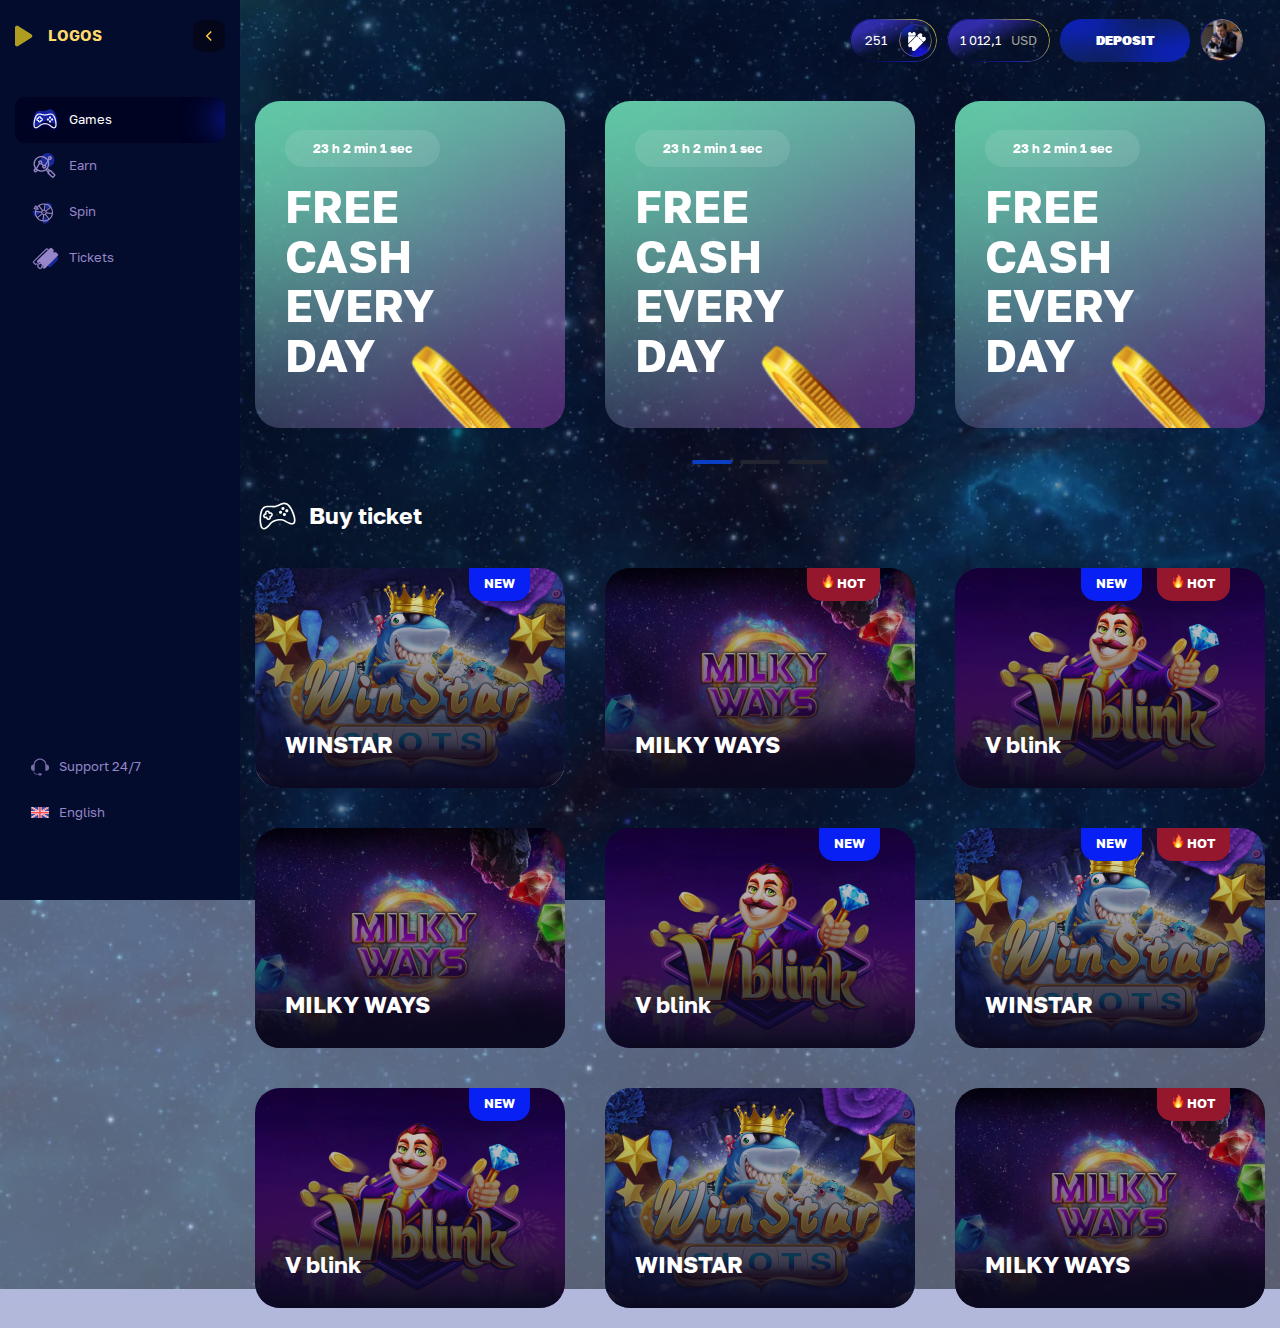
<file: games.html>
<!doctype html><html lang="en"><head><meta charset="UTF-8"><meta name="viewport" content="width=device-width,initial-scale=1"><link rel="shortcut icon" type="image/png" href="./favicon.jpg"><link rel="stylesheet" href="./assets/css/main.css"><meta name="format-detection" content="telephone=no"><title>Title</title></head><body><div class="app"><header class="header"><a href="index.html" class="header__logo"><img src="assets/img/Logo-mobile.png" alt="Logo"> logos</a><div class="header__right"><button class="header__item header__item_tickets gradient"><span>251</span> <svg width="33" height="33" viewBox="0 0 33 33" fill="none" xmlns="http://www.w3.org/2000/svg"><g clip-path="url(#clip0_3_8069)"><rect x="0.5" y="0.5" width="32" height="32" rx="16" stroke="url(#paint0_linear_3_8069)"/><g filter="url(#filter0_f_3_8069)"><ellipse cx="4.1249" cy="1.33514e-05" rx="10.725" ry="11.55" fill="url(#paint1_linear_3_8069)"/></g><g filter="url(#filter1_f_3_8069)"><ellipse cx="22.275" cy="33" rx="10.725" ry="11.55" fill="url(#paint2_linear_3_8069)"/></g><path d="M23.2263 10.9509C23.3075 10.8226 23.3417 10.6701 23.323 10.5194C23.3044 10.3687 23.2341 10.2292 23.1242 10.1245L22.7342 9.73449C22.3648 9.36508 21.8638 9.15755 21.3414 9.15755C20.819 9.15755 20.3179 9.36508 19.9485 9.73449L18.1564 11.5266L19.0223 12.3925C19.0569 12.4189 19.086 12.4518 19.1078 12.4894C19.1297 12.527 19.144 12.5685 19.1498 12.6116C19.1556 12.6548 19.1529 12.6986 19.1418 12.7407C19.1306 12.7827 19.1113 12.8222 19.085 12.8568C19.0317 12.9266 18.9529 12.9725 18.8658 12.9843C18.7787 12.996 18.6906 12.9727 18.6207 12.9194C18.5603 12.8916 17.6921 11.9909 17.6921 11.9909L9.81795 19.8651C9.61672 20.0435 9.45416 20.2612 9.34028 20.5048C9.22639 20.7484 9.1636 21.0128 9.15577 21.2816C9.14794 21.5504 9.19524 21.818 9.29475 22.0678C9.39426 22.3177 9.54388 22.5445 9.73438 22.7343L10.1197 23.1197C10.23 23.2326 10.3773 23.3021 10.5346 23.3153C10.6919 23.3285 10.8487 23.2846 10.9763 23.1916C11.2457 22.9975 11.5754 22.9055 11.9064 22.9322C12.2375 22.9588 12.5482 23.1024 12.783 23.3373C13.0178 23.5721 13.1614 23.8828 13.1881 24.2138C13.2148 24.5448 13.1228 24.8745 12.9286 25.1439C12.8356 25.2715 12.7917 25.4283 12.8049 25.5856C12.8182 25.743 12.8876 25.8902 13.0006 26.0005L13.3836 26.3836C13.753 26.753 14.254 26.9605 14.7765 26.9605C15.2989 26.9605 15.7999 26.753 16.1693 26.3836L24.127 18.4258C24.127 18.4258 23.224 17.5506 23.1985 17.4972C23.1673 17.4355 23.1564 17.3656 23.1673 17.2973C23.1783 17.229 23.2105 17.1659 23.2594 17.1171C23.3083 17.0682 23.3713 17.036 23.4396 17.025C23.5079 17.0141 23.5778 17.025 23.6396 17.0562C23.7394 17.0956 24.5797 17.9731 24.5797 17.9731L26.3834 16.1694C26.7528 15.8 26.9604 15.299 26.9604 14.7766C26.9604 14.2541 26.7528 13.7531 26.3834 13.3837L25.9679 12.9682C25.8624 12.8638 25.7246 12.7983 25.5771 12.7823C25.4295 12.7662 25.2809 12.8007 25.1554 12.88C24.8868 13.0457 24.5702 13.1159 24.2567 13.0793C23.9432 13.0427 23.6513 12.9013 23.4281 12.6782C23.205 12.455 23.0637 12.1631 23.027 11.8496C22.9904 11.5361 23.0606 11.2195 23.2263 10.9509ZM22.5717 15.9419C22.6333 16.0035 22.6679 16.087 22.6679 16.174C22.6679 16.2611 22.6333 16.3446 22.5717 16.4062C22.5101 16.4678 22.4266 16.5023 22.3396 16.5023C22.2525 16.5023 22.169 16.4678 22.1074 16.4062L21.4807 15.7794C21.4191 15.7178 21.3845 15.6343 21.3845 15.5473C21.3845 15.4602 21.4191 15.3767 21.4807 15.3151C21.5422 15.2536 21.6257 15.219 21.7128 15.219C21.7999 15.219 21.8834 15.2536 21.9449 15.3151L22.5717 15.9419ZM20.7958 14.166C20.8574 14.2276 20.892 14.3111 20.892 14.3982C20.892 14.4852 20.8574 14.5687 20.7958 14.6303C20.7343 14.6919 20.6508 14.7265 20.5637 14.7265C20.4766 14.7265 20.3931 14.6919 20.3316 14.6303L19.7001 13.9989C19.6386 13.9373 19.604 13.8538 19.604 13.7668C19.604 13.6797 19.6386 13.5962 19.7001 13.5346C19.7617 13.473 19.8452 13.4385 19.9323 13.4385C20.0193 13.4385 20.1029 13.473 20.1644 13.5346L20.7958 14.166ZM16.5036 12.2509C16.2784 12.2486 15.8304 12.2509 15.6075 12.2509C15.5204 12.2512 15.4367 12.2169 15.3749 12.1555C15.3131 12.0941 15.2782 12.0107 15.2779 11.9236C15.2776 11.8364 15.3119 11.7528 15.3733 11.691C15.4346 11.6291 15.5181 11.5942 15.6052 11.5939H16.6591L16.6591 9.59752C16.6579 9.15769 16.4826 8.73623 16.1716 8.42522C15.8606 8.11422 15.4391 7.93895 14.9993 7.93772L14.5838 7.9354C14.4395 7.93954 14.3005 7.99113 14.1885 8.08219C14.0764 8.17326 13.9975 8.29871 13.964 8.43914C13.9059 8.67118 13.7721 8.87718 13.5836 9.02447C13.3952 9.17176 13.1629 9.2519 12.9237 9.25217C12.6845 9.25243 12.4521 9.17281 12.2633 9.02595C12.0746 8.87908 11.9402 8.67337 11.8817 8.44147C11.849 8.29309 11.7659 8.16063 11.6466 8.06666C11.5272 7.97269 11.3789 7.92302 11.227 7.92611L10.8138 7.92612C10.3737 7.92845 9.95232 8.10432 9.64112 8.41552C9.32991 8.72673 9.15405 9.14814 9.15171 9.58824L9.14939 11.587L10.2079 11.6009C10.2951 11.6012 10.3785 11.6361 10.4399 11.6979C10.5013 11.7597 10.5356 11.8434 10.5353 11.9305C10.535 12.0176 10.5001 12.1011 10.4382 12.1625C10.3764 12.2238 10.2927 12.2582 10.2056 12.2578L9.15171 12.2578L9.15635 19.6074L16.5036 12.2509ZM13.2374 11.9236C13.2372 11.8802 13.2456 11.8373 13.2621 11.7972C13.2786 11.7571 13.3029 11.7207 13.3335 11.6901C13.3642 11.6594 13.4006 11.6352 13.4407 11.6187C13.4807 11.6022 13.5237 11.5937 13.567 11.5939L14.2936 11.5962C14.3803 11.5965 14.4634 11.6311 14.5248 11.6924C14.5861 11.7537 14.6207 11.8368 14.6209 11.9236C14.6207 12.0103 14.5861 12.0934 14.5248 12.1547C14.4634 12.2161 14.3803 12.2506 14.2936 12.2509L13.5647 12.2509C13.478 12.2506 13.3949 12.2161 13.3335 12.1547C13.2722 12.0934 13.2376 12.0103 13.2374 11.9236ZM11.1992 11.9236C11.199 11.8802 11.2074 11.8373 11.2239 11.7972C11.2404 11.7571 11.2647 11.7207 11.2953 11.6901C11.326 11.6594 11.3624 11.6352 11.4025 11.6187C11.4425 11.6022 11.4855 11.5937 11.5288 11.5939L12.2531 11.5939C12.3405 11.5939 12.4244 11.6287 12.4862 11.6905C12.548 11.7523 12.5827 11.8361 12.5827 11.9236C12.5827 12.011 12.548 12.0948 12.4862 12.1567C12.4244 12.2185 12.3405 12.2532 12.2531 12.2532L11.5358 12.2602C11.4913 12.2613 11.447 12.2534 11.4056 12.2369C11.3643 12.2204 11.3267 12.1956 11.2952 12.1641C11.2637 12.1326 11.239 12.0951 11.2225 12.0537C11.206 12.0124 11.198 11.9681 11.1992 11.9236Z" fill="white"/></g><defs><filter id="filter0_f_3_8069" x="-12.8001" y="-17.75" width="33.85" height="35.5" filterUnits="userSpaceOnUse" color-interpolation-filters="sRGB"><feFlood flood-opacity="0" result="BackgroundImageFix"/><feBlend mode="normal" in="SourceGraphic" in2="BackgroundImageFix" result="shape"/><feGaussianBlur stdDeviation="3.1" result="effect1_foregroundBlur_3_8069"/></filter><filter id="filter1_f_3_8069" x="5.35005" y="15.25" width="33.85" height="35.5" filterUnits="userSpaceOnUse" color-interpolation-filters="sRGB"><feFlood flood-opacity="0" result="BackgroundImageFix"/><feBlend mode="normal" in="SourceGraphic" in2="BackgroundImageFix" result="shape"/><feGaussianBlur stdDeviation="3.1" result="effect1_foregroundBlur_3_8069"/></filter><linearGradient id="paint0_linear_3_8069" x1="19.745" y1="-3.07627" x2="4.79818" y2="36.8741" gradientUnits="userSpaceOnUse"><stop offset="0.124267" stop-color="white" stop-opacity="0.15"/><stop offset="0.464" stop-color="#FFCB4D" stop-opacity="0.6"/><stop offset="0.9999" stop-color="#4131FF"/></linearGradient><linearGradient id="paint1_linear_3_8069" x1="4.1249" y1="-11.55" x2="4.1249" y2="11.55" gradientUnits="userSpaceOnUse"><stop stop-color="#1B08F3"/><stop offset="1" stop-color="#10328B"/></linearGradient><linearGradient id="paint2_linear_3_8069" x1="22.275" y1="21.45" x2="22.275" y2="44.55" gradientUnits="userSpaceOnUse"><stop stop-color="#1B08F3"/><stop offset="1" stop-color="#10328B"/></linearGradient><clipPath id="clip0_3_8069"><rect width="33" height="33" rx="16.5" fill="white"/></clipPath></defs></svg></button> <button class="header__item header__item_usdt gradient"><span>1 012,1</span> <span class="header__currency">USD</span></button> <a href="deposit.html" class="header__item btn"><span class="btn__text">Deposit</span> </a><button class="header__item gradient header__avatar-wrapper"><a href="account.html" class="header__avatar"><img src="assets/img/avatar.jpg" alt="Avatar"> </a><svg width="10" height="6" viewBox="0 0 10 6" fill="none" xmlns="http://www.w3.org/2000/svg"><path fill-rule="evenodd" clip-rule="evenodd" d="M4.46857 5.535L0.469238 1.53109L1.5305 0.471035L4.99929 3.94379L8.46933 0.470947L9.53042 1.53118L5.52975 5.53508C5.38907 5.67588 5.19818 5.75499 4.99914 5.75497C4.80011 5.75495 4.60924 5.67582 4.46857 5.535Z" fill="#FFC53E"/></svg></button></div></header><div class="mobile-wallet loading"><button class="mobile-wallet__close-btn"></button><div class="mobile-wallet__loaded"><h2 class="title"><img src="assets/img/wallet.png" alt="Wallet">USDT</h2><div class="mobile-wallet__tabs"><button class="mobile-wallet__btn active"><span>Deposit</span></button> <button class="mobile-wallet__btn"><span>Cashout</span></button></div><div class="mobile-wallet__content"><div class="mobile-wallet__deposit"><div class="mobile-wallet__field"><h3 class="mobile-wallet__title">Select network</h3><div class="mobile-wallet__select-field"><select name="deposit-select" id="deposit-select" class="mobile-wallet__select"><option disabled="disabled" selected="selected">Select Network</option></select></div></div><div class="mobile-wallet__field qr"><div class="mobile-wallet__qr"><img src="assets/img/qr.png" alt="QR"></div></div><div class="mobile-wallet__field"><div class="mobile-wallet__warning attention"><span>Fee</span> <span>0,000021</span></div><div class="mobile-wallet__warning"><span>Minimum Deposit:</span> <span>0,0000</span></div></div></div><div class="mobile-wallet__cashout active"><div class="mobile-wallet__field"><h3 class="mobile-wallet__title">Select network</h3><div class="mobile-wallet__input-field"><input type="text" class="mobile-wallet__input" placeholder="bc1qzmu0jxswuvuay8n6hcl5z98ufmx2avsfntl7wh"></div></div><div class="mobile-wallet__field"><h3 class="mobile-wallet__title">Select network</h3><div class="mobile-wallet__input-field"><span class="mobile-wallet__error">invalid value</span> <input type="text" class="mobile-wallet__input error" placeholder="0,0001"> <span>Amount USD</span></div><div class="mobile-wallet__input-field"><input type="text" class="mobile-wallet__input" placeholder="0,0241"> <span>Amount crypto total</span></div></div><div class="mobile-wallet__field"><div class="mobile-wallet__warning attention"><span>Tax:</span> <span>0,000021</span></div><button class="btn"><span>Cashout 0,003</span></button></div></div></div></div><div class="mobile-wallet__loading"><h2 class="title"><img src="assets/img/wallet.png" alt="Wallet"><div class="mobile-wallet__line"></div></h2><div class="mobile-wallet__tabs"></div><div class="mobile-wallet__content"><div class="mobile-wallet__deposit"><div class="mobile-wallet__field"><h3 class="mobile-wallet__title"><div class="mobile-wallet__line mobile-wallet__line_grey"></div><div class="mobile-wallet__line mobile-wallet__line_grey"></div></h3><div class="mobile-wallet__tabs"><div class="mobile-wallet__line"></div><div class="mobile-wallet__line"></div></div></div><div class="mobile-wallet__field qr"><div class="mobile-wallet__qr"></div></div><div class="mobile-wallet__field"><div class="mobile-wallet__warning"><div class="mobile-wallet__line mobile-wallet__line_small mobile-wallet__line_grey"></div><div class="mobile-wallet__line"></div></div><div class="mobile-wallet__warning"><div class="mobile-wallet__line mobile-wallet__line_grey"></div><div class="mobile-wallet__line mobile-wallet__line_grey"></div><div class="mobile-wallet__line"></div></div></div></div></div></div></div><div class="nav"><div class="nav__deposit-btn"><a href="#"><img src="assets/img/svg/deposit-menu.svg" alt="Deposit"></a></div><nav class="menu"><div class="menu__top"><div class="menu__logo-block"><a href="index.html" class="menu__logo"><img src="assets/img/Logo.png" alt="Logo"> <span>logos</span> </a><button class="menu__back-btn"><svg width="6" height="10" viewBox="0 0 6 10" fill="none" xmlns="http://www.w3.org/2000/svg"><path fill-rule="evenodd" clip-rule="evenodd" d="M0.222079 4.45897L4.72415 -4.61433e-08L5.7797 1.06575L1.81556 4.99194L5.77978 8.91952L4.72406 9.98509L0.22199 5.52464C0.0798132 5.38377 -0.000164736 5.19193 -0.000148038 4.99179C-0.00013134 4.79165 0.0798786 4.59981 0.222079 4.45897Z" fill="#FFC53E"/></svg></button></div><ul><li class="menu__item active"><a class="menu__link" href="games.html"><div class="menu__svg"><svg width="34" height="29" viewBox="0 0 34 29" fill="none" xmlns="http://www.w3.org/2000/svg"><path class="menu__svg-blue" d="M31.3648 12.3449C31.0917 10.797 30.5889 9.10713 29.9611 7.53688C29.3422 6.03431 28.6329 4.64687 27.8641 3.61148C24.8982 -0.234513 22.3544 0.752821 19.314 1.97733C18.3423 2.34562 17.3058 2.75681 16.2125 3.00329L15.8667 3.04859C14.7469 3.092 13.6394 2.96166 12.6056 2.85609C9.35683 2.48984 6.64009 2.15717 4.76927 6.67117C4.29314 7.86963 3.93051 9.39749 3.75408 11.0042C3.55193 12.6832 3.50141 14.4456 3.6362 16.0116C3.79315 17.7468 4.13009 18.9765 4.62574 19.8066C5.11253 20.5691 5.73231 21.0043 6.48509 21.1123C7.16427 21.1954 7.91616 21.0281 8.66716 20.5855C9.94483 19.8673 11.3502 18.5126 12.6899 16.9257C13.6289 15.7698 15.568 14.9994 17.5736 14.7367C19.5793 14.474 21.6514 14.719 22.8564 15.5939C24.5597 16.7823 26.2665 17.7292 27.686 18.0941C28.5213 18.2945 29.2953 18.2964 29.9302 18.0411C30.5952 17.7475 31.121 17.1966 31.3861 16.2668C31.6556 15.3708 31.6645 14.0959 31.3648 12.3449Z" fill="#172994"/><g><path d="M30.985 18.4484C30.9152 16.8782 30.6362 15.1373 30.2177 13.4988C29.7992 11.9286 29.2761 10.4608 28.6483 9.33429C26.2071 5.13565 23.5566 5.78422 20.3829 6.60347C19.3715 6.84242 18.2904 7.1155 17.1744 7.21791H16.8256C15.7096 7.1155 14.6285 6.84242 13.6171 6.60347C10.4435 5.81836 7.79295 5.13565 5.35169 9.36843C4.72394 10.4949 4.16593 11.9627 3.7823 13.5329C3.3638 15.1714 3.0848 16.9123 3.01505 18.4826C2.9453 20.2235 3.11968 21.4865 3.5033 22.374C3.88693 23.1932 4.44493 23.7053 5.17731 23.9101C5.83994 24.0807 6.6072 24.0125 7.40933 23.6711C8.76946 23.125 10.3388 21.9644 11.8734 20.5648C12.9545 19.5407 14.9772 19.0287 17 19.0287C19.0228 19.0287 21.0455 19.5407 22.1267 20.5648C23.6612 21.9644 25.2306 23.125 26.5907 23.6711C27.3928 23.9783 28.1601 24.0807 28.8227 23.9101C29.5202 23.7053 30.1131 23.2274 30.4967 22.3398C30.8803 21.4865 31.0547 20.2235 30.985 18.4484ZM29.311 21.8619C29.1017 22.3398 28.8227 22.6129 28.474 22.7153C28.0903 22.8177 27.6021 22.7495 27.0441 22.5447C25.8234 22.0668 24.3936 21.0086 22.9985 19.7114C21.6733 18.4143 19.3366 17.7657 17 17.7657C14.6634 17.7657 12.3267 18.4143 10.9666 19.6432C9.53671 20.9403 8.10683 22.0326 6.92107 22.4764C6.36307 22.6812 5.87482 22.7836 5.49119 22.6471C5.14244 22.5447 4.86344 22.2716 4.65418 21.7937C4.37518 21.1451 4.23568 20.0869 4.30543 18.5167C4.37518 17.0489 4.61931 15.3762 5.03781 13.806C5.42144 12.3382 5.90969 10.9728 6.50257 9.94873C8.42071 6.56934 10.6527 7.1155 13.3032 7.79821C14.3844 8.07129 15.5004 8.34437 16.721 8.44678H17.2441C18.4996 8.34437 19.6157 8.07129 20.6968 7.79821C23.3473 7.14964 25.5793 6.56934 27.4974 9.94873C28.0903 10.9728 28.5786 12.3041 28.9622 13.806C29.3458 15.3762 29.6248 17.0147 29.6946 18.5167C29.7643 20.0869 29.6248 21.1451 29.311 21.8619Z" fill="#9787CA"/><path d="M13.7915 11.792C13.4427 11.4848 13.0242 11.2458 12.536 11.2117C12.5011 10.7679 12.2918 10.3242 11.978 10.017L11.9431 9.98283C11.5595 9.60734 11.0712 9.40253 10.5132 9.40253C9.9552 9.40253 9.43207 9.64147 9.08332 9.98283C8.76944 10.29 8.52531 10.7338 8.49044 11.2117C8.00219 11.2458 7.58368 11.4506 7.23493 11.7579L7.20006 11.792C6.81643 12.1675 6.60718 12.6454 6.60718 13.1915C6.60718 13.7377 6.8513 14.2497 7.20006 14.5911C7.54881 14.9324 7.96731 15.1373 8.49044 15.1714C8.52531 15.6493 8.73457 16.093 9.08332 16.4003C9.46694 16.7758 9.9552 16.9806 10.5132 16.9806C11.0712 16.9806 11.5943 16.7416 11.9431 16.4003C12.257 16.0589 12.5011 15.6493 12.536 15.1714C13.0242 15.1373 13.4776 14.9324 13.7915 14.5911C14.1751 14.2156 14.3843 13.7377 14.3843 13.1915C14.3843 12.6454 14.1402 12.1334 13.7915 11.792ZM12.9196 13.7036C12.7801 13.8401 12.6057 13.9084 12.3965 13.9084H11.9082C11.5595 13.9084 11.2456 14.1815 11.2456 14.557V15.0007C11.2456 15.2055 11.1758 15.3762 11.0363 15.5127C10.8968 15.6493 10.7225 15.7176 10.5132 15.7176C10.3039 15.7176 10.1296 15.6493 9.99007 15.5127C9.85057 15.3762 9.78082 15.2055 9.78082 15.0007V14.5228C9.78082 14.1815 9.50182 13.8742 9.11819 13.8742H8.62994C8.42069 13.8742 8.24631 13.806 8.10681 13.6694C8.00219 13.567 7.89756 13.3964 7.89756 13.1915C7.89756 12.9867 7.96731 12.8161 8.10681 12.6795L8.14169 12.6454C8.28119 12.543 8.45556 12.4747 8.62994 12.4747H9.11819C9.46694 12.4747 9.78082 12.2016 9.78082 11.8261V11.3482C9.78082 11.1434 9.85057 10.9727 9.99007 10.8362C10.1296 10.6997 10.3039 10.6314 10.5132 10.6314C10.7225 10.6314 10.8968 10.6997 11.0363 10.8362L11.0712 10.8703C11.1758 11.0069 11.2456 11.1776 11.2456 11.3482V11.8261C11.2456 12.1675 11.5246 12.4747 11.9082 12.4747H12.3965C12.6057 12.4747 12.7801 12.543 12.9196 12.6795C13.0591 12.8161 13.1288 12.9867 13.1288 13.1915C13.1288 13.3964 13.0591 13.567 12.9196 13.7036Z" fill="#9787CA"/><path d="M23.0683 11.9627C23.7424 11.9627 24.2889 11.4278 24.2889 10.768C24.2889 10.1081 23.7424 9.57324 23.0683 9.57324C22.3942 9.57324 21.8477 10.1081 21.8477 10.768C21.8477 11.4278 22.3942 11.9627 23.0683 11.9627Z" fill="#9787CA"/><path d="M23.0683 16.8099C23.7424 16.8099 24.2889 16.275 24.2889 15.6151C24.2889 14.9553 23.7424 14.4204 23.0683 14.4204C22.3942 14.4204 21.8477 14.9553 21.8477 15.6151C21.8477 16.275 22.3942 16.8099 23.0683 16.8099Z" fill="#9787CA"/><path d="M20.5922 14.3863C21.2664 14.3863 21.8128 13.8514 21.8128 13.1916C21.8128 12.5317 21.2664 11.9968 20.5922 11.9968C19.9181 11.9968 19.3716 12.5317 19.3716 13.1916C19.3716 13.8514 19.9181 14.3863 20.5922 14.3863Z" fill="#9787CA"/><path d="M25.5444 14.3863C26.2185 14.3863 26.765 13.8514 26.765 13.1916C26.765 12.5317 26.2185 11.9968 25.5444 11.9968C24.8702 11.9968 24.3237 12.5317 24.3237 13.1916C24.3237 13.8514 24.8702 14.3863 25.5444 14.3863Z" fill="#9787CA"/></g></svg></div><span>Games</span></a></li><li class="menu__item"><a class="menu__link" href="earn.html"><div class="menu__svg"><svg width="28" height="26" viewBox="0 0 28 26" fill="none" xmlns="http://www.w3.org/2000/svg"><circle class="menu__svg-blue" cx="16.5" cy="7" r="7" fill="#172994"/><g><path d="M24.0921 21.2126L20.1207 17.3588C19.8634 17.1091 19.5238 16.9753 19.1638 16.9799C19.0461 16.9817 18.9292 16.9988 18.8159 17.0307L17.023 15.291C18.442 13.1447 18.7289 10.4164 17.7897 8.02233L18.4049 7.06366C18.5636 7.10218 18.7262 7.12169 18.8895 7.12175C20.0258 7.12175 20.9502 6.19728 20.9502 5.06097C20.9502 3.92471 20.0258 3.00028 18.8895 3.00028C17.7532 3.00028 16.8288 3.92471 16.8288 5.06097C16.8288 5.53122 16.9874 5.96486 17.2535 6.31205L17.0628 6.60931C16.909 6.37254 16.7428 6.14411 16.5648 5.92499C15.2307 4.28354 13.3373 3.25989 11.2333 3.04251C9.12918 2.82518 7.06656 3.44015 5.42511 4.7742C3.78361 6.10821 2.75988 8.00167 2.54255 10.1057C2.34829 11.9862 2.81944 13.8334 3.87411 15.3767C3.07463 15.6603 2.50035 16.4238 2.50035 17.3192C2.50035 18.4555 3.42478 19.38 4.56105 19.38C5.51886 19.38 6.32612 18.7231 6.55609 17.8362C7.48404 18.3547 8.51649 18.6838 9.60567 18.7964C9.8829 18.825 10.1593 18.8392 10.4343 18.8392C11.9699 18.8392 13.4561 18.3962 14.7413 17.5557L16.5182 19.2618C16.4411 19.4383 16.4029 19.6293 16.4061 19.8219C16.4115 20.1816 16.5562 20.5173 16.8135 20.7669L20.785 24.6207C21.0458 24.8738 21.3838 24.9997 21.7214 24.9997C22.0726 24.9997 22.4235 24.8634 22.6868 24.5921L24.1206 23.1144C24.6371 22.5822 24.6243 21.7292 24.0921 21.2126ZM18.8894 4.37528C19.2676 4.37528 19.5752 4.68289 19.5752 5.06101C19.5752 5.43918 19.2676 5.74684 18.8894 5.74684C18.5113 5.74684 18.2037 5.43918 18.2037 5.06101C18.2037 4.68289 18.5113 4.37528 18.8894 4.37528ZM17.7291 17.892L17.4145 18.2162L15.8334 16.6981C15.9468 16.592 16.0568 16.4834 16.1627 16.372L17.7291 17.892ZM3.91024 10.247C4.08985 8.50827 4.93578 6.9436 6.29226 5.8412C7.47003 4.88394 8.91004 4.3748 10.4072 4.3748C10.6343 4.3748 10.8629 4.38653 11.0919 4.41021C12.8306 4.58986 14.3953 5.43579 15.4977 6.79223C15.779 7.1381 16.0243 7.51179 16.2297 7.90748L13.8173 11.6666C13.6073 11.5963 13.3874 11.5605 13.166 11.5605C12.9255 11.5603 12.6868 11.6024 12.4609 11.6849L11.1086 10.2316C11.2475 9.94956 11.3195 9.63937 11.3193 9.32502C11.3193 8.18875 10.3948 7.26432 9.25848 7.26432C8.12221 7.26432 7.19778 8.18875 7.19778 9.32502C7.19778 9.81215 7.36807 10.2601 7.6517 10.6132L5.0936 14.7213C4.16389 13.4226 3.74469 11.8494 3.91024 10.247ZM13.1661 12.9354C13.5442 12.9354 13.8518 13.243 13.8518 13.6212C13.8518 13.9993 13.5442 14.307 13.1661 14.307C12.7879 14.307 12.4803 13.9993 12.4803 13.6212C12.4803 13.243 12.7879 12.9354 13.1661 12.9354ZM8.57278 9.32498C8.57278 8.94685 8.8804 8.63924 9.25852 8.63924C9.63669 8.63924 9.94434 8.94685 9.94434 9.32498C9.94434 9.7031 9.63669 10.0108 9.25852 10.0108C8.88035 10.0108 8.57278 9.70314 8.57278 9.32498ZM4.56109 18.005C4.18297 18.005 3.87535 17.6974 3.87535 17.3192C3.87535 16.9411 4.18297 16.6335 4.56109 16.6335C4.93922 16.6335 5.24687 16.9411 5.24687 17.3192C5.24687 17.6974 4.93922 18.005 4.56109 18.005ZM10.4317 17.4641C10.2046 17.4641 9.97601 17.4523 9.74699 17.4287C8.35227 17.2846 7.06974 16.7113 6.04777 15.7901L8.8199 11.3383C8.96397 11.3697 9.11101 11.3856 9.25848 11.3857C9.55814 11.3859 9.8542 11.3204 10.1258 11.1937L11.3991 12.5621C11.2065 12.8818 11.105 13.248 11.1054 13.6212C11.1054 14.7575 12.0298 15.6819 13.1661 15.6819C14.3024 15.6819 15.2268 14.7575 15.2268 13.6212C15.2271 13.2301 15.1154 12.8471 14.905 12.5175L16.8155 9.54033C17.314 11.8708 16.5195 14.3943 14.5466 15.9976C13.3689 16.9549 11.9289 17.4641 10.4317 17.4641ZM21.721 23.613L17.7926 19.801L19.1846 18.3664L23.113 22.1784L21.721 23.613Z" fill="#9787CA"/></g></svg></div><span>Earn</span></a></li><li class="menu__item"><a class="menu__link" href="spin.html"><div class="menu__svg"><svg width="34" height="30" viewBox="0 0 34 30" fill="none" xmlns="http://www.w3.org/2000/svg"><path class="menu__svg-blue" d="M17.9708 10.2304L18.7607 4.3057C18.827 3.8089 19.2525 3.43066 19.7496 3.49455C22.0158 3.78578 24.0018 5.14164 25.1685 6.21382C25.5791 6.59121 25.5259 7.22996 25.0975 7.587L20.3789 11.5192C20.0737 11.7735 19.6468 11.8231 19.2915 11.6454L18.5148 11.257C18.1329 11.0661 17.9144 10.6537 17.9708 10.2304Z" fill="#172994"/><path class="menu__svg-blue" d="M10.2696 16.7353L5.52158 20.3662C5.12344 20.6706 4.55508 20.6372 4.24874 20.2405C2.85227 18.4322 2.40666 16.0691 2.33985 14.486C2.31633 13.9287 2.80563 13.5147 3.36105 13.5652L9.47808 14.1213C9.87374 14.1572 10.2106 14.424 10.3362 14.8009L10.6108 15.6247C10.7458 16.0298 10.6088 16.476 10.2696 16.7353Z" fill="#172994"/><path class="menu__svg-blue" d="M17.6739 21.2119L21.3048 25.9599C21.6092 26.3581 21.5758 26.9264 21.1791 27.2328C19.3708 28.6292 17.0077 29.0748 15.4246 29.1417C14.8673 29.1652 14.4533 28.6759 14.5038 28.1205L15.0599 22.0034C15.0958 21.6078 15.3626 21.2709 15.7395 21.1453L16.5633 20.8707C16.9684 20.7357 17.4145 20.8727 17.6739 21.2119Z" fill="#172994"/><g><path d="M16.3388 15.9136C16.5241 15.5926 16.4142 15.1822 16.0932 14.9969C15.7723 14.8116 15.3619 14.9216 15.1766 15.2425C14.9913 15.5635 15.1012 15.9739 15.4222 16.1592C15.7431 16.3445 16.1535 16.2345 16.3388 15.9136Z" fill="#9787CA"/><path d="M7.30262 8.50744L6.29104 7.18354C6.22403 7.09569 6.13636 7.02575 6.03581 6.97995C5.93526 6.93415 5.82495 6.91389 5.71469 6.921C5.60443 6.9281 5.49764 6.96233 5.40379 7.02065C5.30995 7.07897 5.23197 7.15957 5.17679 7.25529L3.25955 10.576C3.20425 10.6717 3.17344 10.7795 3.16985 10.89C3.16626 11.0004 3.19002 11.11 3.239 11.209C3.28798 11.3081 3.36067 11.3935 3.45061 11.4576C3.54055 11.5218 3.64495 11.5628 3.75454 11.5769L5.40686 11.791C4.68582 13.7623 4.54262 15.8985 4.99412 17.9484C5.44561 19.9984 6.47302 21.8768 7.95554 23.3627C9.43806 24.8487 11.314 25.8805 13.3629 26.3368C15.4117 26.7931 17.5483 26.6549 19.5213 25.9385C21.4943 25.2221 23.2217 23.9572 24.5005 22.2926C25.7792 20.628 26.5561 18.6329 26.7397 16.5419C26.9234 14.4509 26.5062 12.3509 25.5372 10.4889C24.5682 8.62693 23.0877 7.0803 21.2698 6.03091C19.0262 4.72031 16.3898 4.24983 13.8313 4.70347C11.2728 5.15712 8.95887 6.50535 7.30262 8.50744ZM20.5988 7.19317C21.5045 7.71592 22.3191 8.3827 23.0104 9.16733L17.9563 13.0454C17.6334 12.7627 17.2581 12.546 16.8518 12.4077L17.6849 6.08115C18.7094 6.29364 19.6932 6.66909 20.5988 7.19317ZM16.3547 5.90115L15.5202 12.2317C15.0931 12.2626 14.6757 12.3745 14.2903 12.5613L10.4042 7.49673C12.1585 6.32543 14.2498 5.76468 16.3547 5.90115ZM17.5012 16.5846C17.3021 16.9294 17.0052 17.2074 16.6481 17.3835C16.291 17.5596 15.8897 17.6259 15.495 17.5739C15.1003 17.522 14.7298 17.3541 14.4304 17.0916C14.1311 16.8291 13.9163 16.4837 13.8133 16.0991C13.7102 15.7145 13.7235 15.308 13.8515 14.931C13.9795 14.5539 14.2164 14.2233 14.5323 13.981C14.8481 13.7386 15.2288 13.5953 15.6261 13.5693C16.0234 13.5432 16.4195 13.6356 16.7643 13.8347C17.2262 14.102 17.5632 14.5417 17.7013 15.0573C17.8395 15.5728 17.7675 16.1221 17.5012 16.5846ZM5.83577 8.79802L7.27326 10.6795L4.92509 10.3754L5.83577 8.79802ZM8.69805 12.2172C8.82943 12.2343 8.96294 12.2121 9.08174 12.1535C9.20053 12.0948 9.29928 12.0022 9.36553 11.8875C9.43177 11.7727 9.46255 11.641 9.45397 11.5087C9.44539 11.3765 9.39784 11.2498 9.31731 11.1446L8.14009 9.60374C8.50155 9.14056 8.90382 8.71074 9.34207 8.31942L13.2249 13.3798C12.9423 13.7025 12.7258 14.0776 12.5876 14.4836L6.26376 13.6512C6.38352 13.076 6.55463 12.5127 6.77502 11.9681L8.69805 12.2172ZM6.08357 14.9817L12.4114 15.8156C12.4424 16.2427 12.5542 16.6601 12.741 17.0455L7.67582 20.9335C6.50513 19.1784 5.9453 17.0866 6.08291 14.9814L6.08357 14.9817ZM10.9167 23.9629C10.0101 23.4407 9.19306 22.7765 8.4968 21.9955L13.5592 18.1107C13.8821 18.3934 14.2574 18.6101 14.6637 18.7484L13.8322 25.0644C12.8071 24.858 11.8223 24.4859 10.9167 23.9629ZM15.1628 25.2384L15.9953 18.9244C16.4225 18.8935 16.8398 18.7816 17.2252 18.5948L21.103 23.647C19.3466 24.8047 17.2627 25.363 15.1628 25.2384ZM22.169 22.8306L18.2906 17.7763C18.5732 17.4536 18.7897 17.0785 18.9279 16.6725L25.2443 17.5041C24.828 19.5676 23.748 21.4383 22.169 22.8306ZM25.4183 16.1727L19.1041 15.3405C19.0732 14.9134 18.9613 14.496 18.7745 14.1106L23.8277 10.2334C24.9849 11.9896 25.5429 14.0731 25.4183 16.1727Z" fill="#9787CA"/></g></svg></div><span>Spin</span></a></li><li class="menu__item"><a class="menu__link" href="tickets.html"><div class="menu__svg"><svg width="27" height="23" viewBox="0 0 27 23" fill="none" xmlns="http://www.w3.org/2000/svg"><path class="menu__svg-blue" d="M20.2006 7.04115L13.3386 14.1573C12.5954 14.928 12.6065 16.152 13.3636 16.9091L16.0658 19.6113C16.8368 20.3823 18.0834 20.3936 18.8683 19.6367L25.5339 13.2092C26.3393 12.4326 26.3509 11.1464 25.5598 10.3553L22.2273 7.02273C21.6655 6.46092 20.7521 6.46923 20.2006 7.04115Z" fill="#172994"/><g><path d="M16.6784 13.6636C16.7848 13.6472 16.8835 13.5983 16.9603 13.5235C17.0371 13.4486 17.088 13.3517 17.1053 13.2463C17.1225 13.1408 17.1051 13.0329 17.0558 12.938C17.0065 12.8431 16.928 12.7662 16.8319 12.7182L16.8317 12.7181L15.4355 12.0228L16.6784 13.6636ZM16.6784 13.6636L15.1296 13.9033M16.6784 13.6636L15.1296 13.9033M15.1296 13.9033L14.8868 15.4147L14.8867 15.4148C14.8696 15.5203 14.8188 15.6173 14.7421 15.6923C14.6655 15.7671 14.5671 15.816 14.4608 15.8326L15.1296 13.9033ZM14.6045 12.9666C14.4981 12.9831 14.3993 13.032 14.3225 13.107C14.2457 13.1819 14.1948 13.279 14.1776 13.3845L14.1776 13.3845L14.1209 13.7327L13.9559 13.4161L13.9559 13.4161C13.9127 13.3333 13.847 13.264 13.7665 13.2158C13.686 13.1676 13.5936 13.1421 13.4995 13.1421L13.4975 13.1421L14.2763 13.4006C14.29 13.3165 14.3306 13.2387 14.3923 13.1785C14.454 13.1183 14.5337 13.0788 14.6198 13.0655L15.109 12.9893L14.9541 12.9122L14.6045 12.9666ZM14.6045 12.9666L14.6198 13.0654L14.6044 12.9667L14.6045 12.9666ZM13.2488 12.0624L13.5708 12.2224C13.5708 12.2224 13.5709 12.2224 13.5709 12.2224L13.2488 12.0624ZM13.2488 12.0624L13.4111 12.3731L13.4111 12.3732C13.4605 12.4681 13.478 12.576 13.4609 12.6814C13.4438 12.7868 13.393 12.8839 13.3163 12.9588C13.3163 12.9588 13.3163 12.9588 13.3163 12.9588L13.065 13.2045M18.0291 8.07628L17.9559 8.14779L18.0291 8.21935L18.6126 8.78967L18.6824 8.85795L18.7523 8.78972L19.3362 8.2198L19.4094 8.1483L19.3362 8.07674L18.7528 7.50637L18.6829 7.43808L18.613 7.50632L18.0291 8.07628ZM16.8612 6.93556L16.7879 7.00711L16.8612 7.07866L17.4451 7.64882L17.515 7.71705L17.5848 7.64881L18.1685 7.07869L18.2417 7.00716L18.1685 6.93563L17.5848 6.36546L17.515 6.29721L17.4451 6.36544L16.8612 6.93556ZM15.6938 5.79574L15.6206 5.86729L15.6938 5.93883L16.2777 6.50895L16.3476 6.57717L16.4175 6.50893L17.0011 5.93882L17.0744 5.86729L17.0011 5.79575L16.4175 5.22559L16.3476 5.15734L16.2777 5.22557L15.6938 5.79574ZM20.364 10.3571L20.2907 10.4286L20.364 10.5001L20.9479 11.0703L21.0177 11.1385L21.0876 11.0703L21.6713 10.5001L21.7445 10.4286L21.6713 10.3571L21.0876 9.7869L21.0177 9.71865L20.9479 9.78689L20.364 10.3571ZM19.1964 9.2166L19.1232 9.28815L19.1965 9.35967L19.7804 9.92978L19.8503 9.99802L19.9201 9.92976L20.5038 9.35944L20.577 9.2879L20.5037 9.21637L19.9199 8.64621L19.85 8.57796L19.7801 8.64623L19.1964 9.2166ZM14.3802 15.8392H14.3803L11.7837 10.6262C11.722 10.6864 11.6814 10.7641 11.6677 10.8482C11.6541 10.9324 11.6681 11.0185 11.7077 11.0944L11.619 11.1406L11.619 11.1406C11.619 11.1406 11.619 11.1407 11.619 11.1407L12.3276 12.5028L11.221 13.5837C11.2209 13.5838 11.2208 13.5839 11.2207 13.584C11.143 13.6587 11.0912 13.756 11.0735 13.8619C11.0558 13.968 11.0731 14.0768 11.1229 14.1724C11.1726 14.2679 11.2519 14.345 11.349 14.3929C11.4459 14.4408 11.5557 14.4572 11.6626 14.4399C11.6627 14.4399 11.6629 14.4399 11.663 14.4399L13.2119 14.2008L13.9243 15.5654C13.9675 15.6481 14.0331 15.7173 14.1135 15.7655C14.1939 15.8137 14.2862 15.8391 14.3802 15.8392ZM14.8148 10.0732L13.7062 11.1567L15.4114 9.97758C15.4114 9.97757 15.4113 9.97756 15.4113 9.97755C15.3144 9.92941 15.2045 9.91278 15.0975 9.92988C14.9905 9.94697 14.8916 9.99692 14.8152 10.0729C14.8151 10.073 14.815 10.0731 14.8148 10.0732Z" fill="#9787CA" stroke="#9787CA" stroke-width="0.2"/><path d="M11.9395 20.4333L11.9395 20.4334C12.0617 20.5528 12.261 20.5529 12.3834 20.4333L24.961 8.14773L24.9613 8.1458L24.984 8.12359C25.105 8.00529 25.1049 7.81449 24.9841 7.69651L24.9841 7.6965L23.5509 6.29654C22.7023 6.80233 21.6044 6.67831 20.896 5.98626L20.9659 5.91473L20.896 5.98625C20.1878 5.29437 20.0594 4.22113 20.5761 3.3904L19.1464 1.99612L19.1464 1.99607C19.0878 1.9389 19.008 1.90626 18.9243 1.90625L11.9395 20.4333ZM11.9395 20.4333L10.5097 19.0367C11.0254 18.2057 10.8962 17.1329 10.1881 16.4417L10.188 16.4416M11.9395 20.4333L10.188 16.4416M10.188 16.4416C9.47935 15.7517 8.38372 15.6277 7.53511 16.131L6.1022 14.7314L6.10216 14.7313M10.188 16.4416L6.10216 14.7313M6.10216 14.7313C5.98117 14.6133 5.98111 14.4226 6.1022 14.3043M6.10216 14.7313L6.1022 14.3043M6.1022 14.3043L18.7021 1.99607M6.1022 14.3043L18.7021 1.99607M18.7021 1.99607C18.7606 1.9389 18.8404 1.90633 18.9242 1.90625L18.7021 1.99607ZM21.9131 3.27833L19.8698 1.28285C19.3475 0.772376 18.5012 0.772397 17.9787 1.28283L18.0485 1.35437L17.9787 1.28284L16.5895 2.63991L15.7839 1.85295L15.7141 1.92448L15.7839 1.85295C15.2614 1.3425 14.4154 1.34251 13.8928 1.85294L13.9626 1.92448L13.8927 1.85295L1.2929 14.1608C0.769047 14.6725 0.769019 15.5032 1.2929 16.0147C1.29291 16.0147 1.29291 16.0147 1.29292 16.0147L3.33616 18.0106L3.40607 18.0788L3.47594 18.0105L3.76586 17.7271C3.76614 17.7268 3.76643 17.7266 3.76672 17.7263C4.21823 17.3061 4.92877 17.3061 5.37999 17.7263C5.8227 18.1594 5.82243 18.8602 5.37918 19.293L5.37916 19.293L5.08734 19.5781L5.01413 19.6497L5.08734 19.7212L7.13061 21.7175L7.13062 21.7175C7.65292 22.2275 8.49878 22.2275 9.02112 21.7175L9.02115 21.7175L10.4105 20.3599L11.2165 21.147C11.7388 21.6571 12.5847 21.6571 13.1072 21.147L13.1073 21.1469L25.7071 8.83834C26.231 8.32663 26.231 7.4964 25.7071 6.98487L23.6638 4.98893L23.594 4.92067L23.5241 4.98893L23.2323 5.27398L23.2317 5.27455C23.0909 5.41425 22.9146 5.51532 22.7205 5.56722C22.5265 5.61912 22.3217 5.61994 22.1272 5.5696C21.9327 5.5192 21.7556 5.4195 21.6138 5.28088C21.4719 5.14227 21.3704 4.9697 21.3192 4.78079C21.2679 4.5919 21.2688 4.39317 21.3216 4.2047C21.3745 4.01622 21.4775 3.84448 21.6206 3.70704L21.6212 3.70647L21.9131 3.42141L21.9863 3.34987L21.9131 3.27833ZM8.29733 21.0035L8.29721 21.0036C8.26831 21.0319 8.23385 21.0545 8.19574 21.07C8.15762 21.0854 8.11668 21.0934 8.07528 21.0934C8.03388 21.0934 7.99294 21.0854 7.95482 21.07C7.91671 21.0545 7.88225 21.0319 7.85335 21.0036L7.85325 21.0035L6.42387 19.6065C6.94116 18.7756 6.81296 17.7015 6.10442 17.0094L6.03455 17.0809L6.10441 17.0093C5.39542 16.3169 4.29687 16.1934 3.44824 16.7002L2.01592 15.3015L2.01592 15.3015C1.98698 15.2732 1.96416 15.2398 1.94863 15.2032C1.9331 15.1666 1.92514 15.1274 1.92514 15.088C1.92514 15.0485 1.9331 15.0093 1.94863 14.9727C1.96416 14.9361 1.98698 14.9027 2.01592 14.8745L2.01593 14.8744L14.6161 2.56623L14.6162 2.56614C14.6747 2.5089 14.7545 2.47636 14.8383 2.47636C14.9221 2.47636 15.0019 2.5089 15.0604 2.56614L15.0604 2.56623L15.8627 3.34992L5.37881 13.5913L5.3788 13.5913C4.8553 14.1028 4.85531 14.933 5.3788 15.4445L5.44868 15.373L5.3788 15.4445L7.4216 17.4404L7.49148 17.5087L7.56136 17.4405L7.85323 17.1553L7.85325 17.1553C8.29784 16.7208 9.02001 16.7208 9.46465 17.1553L9.46467 17.1554C9.9082 17.5885 9.9082 18.2898 9.46467 18.7229L9.17248 19.0079L9.09912 19.0795L9.17245 19.1511L9.68323 19.6497L8.29733 21.0035Z" fill="#9787CA" stroke="#9787CA" stroke-width="0.2"/></g><defs><filter id="blueGlow" x="-50%" y="-50%" width="200%" height="200%"><feDropShadow dx="0" dy="0" stdDeviation="2" flood-color="blue"/></filter></defs></svg></div><span>Tickets</span></a></li></ul></div><div class="menu__bottom"><a href="#" class="menu__bot-link"><svg width="18" height="18" viewBox="0 0 18 18" fill="none" xmlns="http://www.w3.org/2000/svg"><g clip-path="url(#clip0_3_4119)"><path fill-rule="evenodd" clip-rule="evenodd" d="M10.8162 16.3557C10.8162 15.7336 10.3118 15.2292 9.6897 15.2292H8.3103C8.01154 15.2292 7.72502 15.3479 7.51377 15.5592C7.30251 15.7704 7.18383 16.0569 7.18383 16.3557C7.18383 16.9778 7.68818 17.4822 8.3103 17.4822H9.6897C10.3118 17.4822 10.8162 16.9778 10.8162 16.3557ZM2.36816 13.451C2.55632 13.4654 2.78395 13.4736 3.01261 13.4602C3.15593 14.1869 3.54708 14.8414 4.11926 15.3117C4.69145 15.7821 5.40918 16.0393 6.14988 16.0393H6.5797C6.54152 16.2485 6.54142 16.4629 6.57942 16.6721H6.14988C5.2396 16.6721 4.35907 16.3479 3.66609 15.7577C2.97311 15.1674 2.51298 14.3497 2.36816 13.451ZM2.04627 12.7776C1.47417 12.6812 0.95473 12.3852 0.580134 11.9421C0.205538 11.4991 2.8548e-06 10.9377 0 10.3575L0 8.86183C0 8.21091 0.258575 7.58665 0.718844 7.12637C1.17911 6.6661 1.80337 6.40752 2.45429 6.40751H2.61766C2.8788 3.1114 5.63653 0.517815 9 0.517815C12.3635 0.517815 15.1212 3.1114 15.3823 6.40751H15.5457C16.1966 6.40752 16.8209 6.6661 17.2812 7.12637C17.7414 7.58665 18 8.21091 18 8.86183V10.3575C18 11.0084 17.7414 11.6327 17.2812 12.0929C16.8209 12.5532 16.1966 12.8118 15.5457 12.8118H14.8215C14.5211 12.8118 14.2776 12.5683 14.2776 12.2679V6.9204C14.2776 4.00567 11.9147 1.64281 9 1.64281C6.08527 1.64281 3.72241 4.00567 3.72241 6.9204V12.2679C3.72241 12.48 3.60102 12.6638 3.4239 12.7535C2.93636 12.9226 2.18025 12.8002 2.04627 12.7776Z" fill="#796DA9"/></g><defs><clipPath id="clip0_3_4119"><rect width="18" height="18" fill="white"/></clipPath></defs></svg> <span>Support 24/7</span> </a><a href="#" class="menu__bot-link"><svg width="18" height="18" viewBox="0 0 18 18" fill="none" xmlns="http://www.w3.org/2000/svg"><path d="M16.5484 3.00022H1.33969C0.599776 3.00022 0 3.56668 0 4.26548V12.8037C0 13.5025 0.599776 14.0689 1.33969 14.0689H16.5484C17.2883 14.0689 17.8881 13.5025 17.8881 12.8037V4.26548C17.8881 3.56668 17.2883 3.00022 16.5484 3.00022Z" fill="#41479B"/><path d="M17.8696 4.05613C17.764 3.45694 17.2128 3 16.5484 3H16.1999L10.4861 6.5355V3.00003H7.40198V6.53554L1.68826 3.00003H1.33969C0.675277 3.00003 0.124134 3.45694 0.0185519 4.05616L4.90208 7.078H0V9.99082H4.90208L0.0185519 13.0126C0.124134 13.6118 0.675277 14.0687 1.33969 14.0687H1.68826L7.40198 10.5332V14.0687H10.4861V10.5332L16.1999 14.0687H16.5484C17.2128 14.0687 17.764 13.6118 17.8696 13.0126L12.986 9.99076H17.8881V7.07794H12.986L17.8696 4.05613Z" fill="#F5F5F5"/><path d="M9.86932 3.00022H8.0188V7.66071H0V9.40842H8.0188V14.0689H9.86932V9.40842H17.8881V7.66071H9.86932V3.00022Z" fill="#FF4B55"/><path d="M0.865862 13.9872L7.38465 9.9908H6.25169L0.321916 13.6261C0.468278 13.7877 0.655339 13.9118 0.865862 13.9872ZM12.1017 9.9908H10.9687L17.2825 13.8615C17.4596 13.7516 17.6067 13.6038 17.7118 13.4301L12.1017 9.9908ZM0.141113 3.69954L5.65184 7.07798H6.7848L0.540312 3.2497C0.371889 3.36816 0.235174 3.52222 0.141113 3.69954ZM11.6188 7.07798L17.5594 3.43597C17.4114 3.27482 17.2228 3.15156 17.0109 3.07762L10.4858 7.07798H11.6188Z" fill="#FF4B55"/></svg> <span>English</span></a></div></nav><nav class="mobile-menu"><div class="mobile-menu__field"><div class="mobile-menu__item"><a href="games.html" class="mobile-menu__link"><img src="assets/img/svg/play-menu.svg" alt="Play"> <span>play</span></a></div><div class="mobile-menu__item"><a href="earn.html" class="mobile-menu__link"><img src="assets/img/svg/earn-menu.svg" alt="Earn"> <span>earn</span></a></div></div><div class="mobile-menu__field"><div class="mobile-menu__item"><a href="spin.html" class="mobile-menu__link"><img src="assets/img/svg/spin-menu.svg" alt="Spin"> <span>spin</span></a></div><div class="mobile-menu__item"><a href="tickets.html" class="mobile-menu__link"><img src="assets/img/svg/tickets-menu.svg" alt="Tickets"> <span>tickets</span></a></div></div></nav></div><main class="main"><div class="main__container container"><div class="games"><div class="games__slider swiper"><div class="swiper-wrapper"><a href="#" class="free-cash swiper-slide"><button class="free-cash__claim-btn"><span>Claim <b>50$</b></span></button><div class="free-cash__timer"><span><span class="hour">23</span> h <span class="min">2</span> min <span class="sec">1</span> sec</span></div><h3 class="title">FREE CASH EVERY DAY</h3></a><a href="#" class="free-cash swiper-slide"><button class="free-cash__claim-btn"><span>Claim <b>50$</b></span></button><div class="free-cash__timer"><span><span class="hour">23</span> h <span class="min">2</span> min <span class="sec">1</span> sec</span></div><h3 class="title">FREE CASH EVERY DAY</h3></a><a href="#" class="free-cash swiper-slide"><button class="free-cash__claim-btn"><span>Claim <b>50$</b></span></button><div class="free-cash__timer"><span><span class="hour">23</span> h <span class="min">2</span> min <span class="sec">1</span> sec</span></div><h3 class="title">FREE CASH EVERY DAY</h3></a><a href="#" class="free-cash swiper-slide"><button class="free-cash__claim-btn"><span>Claim <b>50$</b></span></button><div class="free-cash__timer"><span><span class="hour">23</span> h <span class="min">2</span> min <span class="sec">1</span> sec</span></div><h3 class="title">FREE CASH EVERY DAY</h3></a><a href="#" class="free-cash swiper-slide"><button class="free-cash__claim-btn"><span>Claim <b>50$</b></span></button><div class="free-cash__timer"><span><span class="hour">23</span> h <span class="min">2</span> min <span class="sec">1</span> sec</span></div><h3 class="title">FREE CASH EVERY DAY</h3></a></div><div class="swiper-pagination"></div></div><div class="games__active-ticket active-ticket"><h3 class="title">Active ticket</h3><div class="active-ticket__content"><div class="active-ticket__item"><div class="active-ticket__left"><img src="assets/img/buy-ticket-1.png" alt="Ticket"><div class="active-ticket__title-block"><h4 class="active-ticket__game">WinStars SLOT</h4><span>Login</span></div></div><button class="active-ticket__btn play">Play</button></div><div class="active-ticket__item"><div class="active-ticket__left"><img src="assets/img/buy-ticket-1.png" alt="Ticket"><div class="active-ticket__title-block"><h4 class="active-ticket__game">WinStars SLOT</h4><span>Login</span></div></div><button class="active-ticket__btn details">Details</button></div><div class="active-ticket__item"><div class="active-ticket__left"><img src="assets/img/buy-ticket-1.png" alt="Ticket"><div class="active-ticket__title-block"><h4 class="active-ticket__game">WinStars SLOT</h4><span>Login</span></div></div><button class="active-ticket__btn details">Details</button></div><div class="active-ticket__item"><div class="active-ticket__left"><img src="assets/img/buy-ticket-1.png" alt="Ticket"><div class="active-ticket__title-block"><h4 class="active-ticket__game">WinStars SLOT</h4><span>Login</span></div></div><button class="active-ticket__btn details">Details</button></div></div></div><div class="games__buy-ticket buy-ticket"><h1 class="title"><svg width="44" height="44" viewBox="0 0 44 44" fill="none" xmlns="http://www.w3.org/2000/svg"><g><path d="M40.1005 22.8674C39.6616 20.8948 38.9197 18.7528 38.024 16.7716C37.1435 14.8768 36.1534 13.1351 35.1071 11.8489C31.0786 7.07772 27.8673 8.49069 24.0318 10.2366C22.8046 10.7649 21.4967 11.3521 20.1065 11.7309L19.6649 11.8087C18.2289 11.9282 16.7991 11.8238 15.4651 11.7471C11.2714 11.4616 7.76298 11.1889 5.61691 17.0934C5.07356 18.6599 4.69473 20.643 4.55956 22.7168C4.39548 24.8849 4.43089 27.1515 4.69314 29.1552C4.9935 31.3751 5.49628 32.9353 6.18017 33.9735C6.84881 34.9251 7.66966 35.4489 8.64272 35.5447C9.51983 35.6128 10.4761 35.3551 11.4155 34.7438C13.0157 33.7486 14.7437 31.9287 16.3742 29.814C17.5145 28.276 19.9614 27.1761 22.5226 26.7244C25.0838 26.2728 27.7593 26.4696 29.3568 27.5248C31.6122 28.9543 33.8585 30.0735 35.7026 30.4613C36.7868 30.6712 37.7812 30.6296 38.5821 30.2656C39.4195 29.8505 40.0635 29.113 40.3511 27.9036C40.6463 26.7374 40.5851 25.0993 40.1005 22.8674ZM38.743 27.5633C38.5848 28.2151 38.2925 28.6231 37.8737 28.8307C37.4109 29.046 36.7774 29.0685 36.0251 28.9338C34.3729 28.6012 32.3262 27.5806 30.2702 26.2496C28.3026 24.9031 25.1992 24.6036 22.2406 25.1253C19.282 25.6469 16.4682 26.9898 15.0204 28.8495C13.4995 30.8111 11.9329 32.5134 10.5305 33.3401C9.86974 33.724 9.27439 33.9626 8.75816 33.8754C8.29371 33.8236 7.87948 33.5401 7.50783 32.9817C7.00976 32.2228 6.59688 30.9141 6.33462 28.9103C6.09523 27.0362 6.0309 24.8639 6.21023 22.7823C6.36827 20.8381 6.68164 19.0002 7.2037 17.5712C8.87792 12.864 11.826 13.0573 15.3344 13.3299C16.7643 13.4343 18.2384 13.5309 19.8068 13.3881L20.4691 13.2713C22.036 12.8613 23.3881 12.2664 24.696 11.6792C27.9072 10.2663 30.6038 9.03318 33.787 12.8839C34.7663 14.0481 35.6818 15.6248 36.5029 17.4409C37.3392 19.3434 38.0582 21.3557 38.4819 23.2419C38.9208 25.2145 38.9804 26.5855 38.743 27.5633Z" fill="white"/></g><path d="M16.6678 18.5454C16.1413 18.2628 15.5474 18.0861 14.9262 18.1861C14.7527 17.6408 14.3609 17.1464 13.878 16.8536L13.8244 16.821C13.2343 16.4632 12.5631 16.3496 11.8644 16.5128C11.1658 16.676 10.5808 17.1282 10.244 17.6576C9.94088 18.134 9.76505 18.761 9.86118 19.3696C9.25988 19.5551 8.79583 19.934 8.44906 20.4206L8.41538 20.4736C8.04492 21.0559 7.92274 21.7154 8.08251 22.3992C8.24227 23.083 8.6977 23.6527 9.23419 23.978C9.77068 24.3034 10.3546 24.4374 11.0195 24.3271C11.203 24.9152 11.5947 25.4096 12.1213 25.6922C12.7114 26.0501 13.3826 26.1637 14.0812 26.0004C14.7798 25.8372 15.3649 25.385 15.7017 24.8556C15.9948 24.3364 16.1806 23.7522 16.0845 23.1437C16.6858 22.9581 17.1935 22.5691 17.4866 22.0499C17.8571 21.4675 17.9792 20.808 17.8195 20.1242C17.6597 19.4404 17.2043 18.8708 16.6678 18.5454ZM16.1354 21.1937C16.0007 21.4055 15.8023 21.542 15.5404 21.6032L14.9291 21.746C14.4924 21.848 14.1793 22.2818 14.2892 22.7519L14.419 23.3074C14.4789 23.5639 14.4415 23.798 14.3068 24.0097C14.1721 24.2215 13.9737 24.358 13.7117 24.4192C13.4498 24.4804 13.2115 24.4459 12.9969 24.3158C12.7823 24.1856 12.645 23.9923 12.5851 23.7359L12.4453 23.1376C12.3455 22.7102 11.9063 22.4072 11.426 22.5194L10.8147 22.6623C10.5527 22.7235 10.3144 22.689 10.0998 22.5589C9.93889 22.4613 9.75797 22.2782 9.69806 22.0218C9.63814 21.7653 9.67554 21.5312 9.81026 21.3195L9.84394 21.2665C9.98863 21.0975 10.187 20.961 10.4053 20.91L11.0166 20.7672C11.4532 20.6652 11.7663 20.2315 11.6565 19.7614L11.5167 19.163C11.4568 18.9066 11.4942 18.6725 11.6289 18.4608C11.7636 18.249 11.9619 18.1125 12.2239 18.0513C12.4859 17.9901 12.7242 18.0246 12.9388 18.1547L12.9924 18.1873C13.1634 18.3276 13.3006 18.5209 13.3505 18.7346L13.4903 19.3329C13.5902 19.7603 14.0294 20.0633 14.5097 19.9511L15.121 19.8082C15.3829 19.747 15.6212 19.7815 15.8358 19.9116C16.0504 20.0418 16.1877 20.235 16.2476 20.4915C16.3075 20.7479 16.2701 20.982 16.1354 21.1937Z" fill="white"/><path d="M28.3322 16.0455C29.1762 15.8483 29.7039 15.0187 29.5109 14.1926C29.3179 13.3665 28.4772 12.8567 27.6332 13.0539C26.7892 13.2511 26.2615 14.0806 26.4545 14.9068C26.6475 15.7329 27.4882 16.2427 28.3322 16.0455Z" fill="white"/><path d="M29.7502 22.1141C30.5942 21.9169 31.1219 21.0873 30.9289 20.2612C30.7359 19.4351 29.8952 18.9253 29.0512 19.1225C28.2072 19.3197 27.6794 20.1492 27.8724 20.9754C28.0655 21.8015 28.9061 22.3113 29.7502 22.1141Z" fill="white"/><path d="M25.9411 19.8041C26.7851 19.6069 27.3128 18.7773 27.1198 17.9512C26.9268 17.1251 26.0861 16.6153 25.2421 16.8125C24.3981 17.0097 23.8703 17.8392 24.0634 18.6654C24.2564 19.4915 25.0971 20.0013 25.9411 19.8041Z" fill="white"/><path d="M32.1413 18.3554C32.9853 18.1582 33.513 17.3287 33.32 16.5026C33.127 15.6764 32.2863 15.1666 31.4423 15.3638C30.5983 15.561 30.0705 16.3906 30.2636 17.2167C30.4566 18.0428 31.2973 18.5526 32.1413 18.3554Z" fill="white"/></svg> Buy ticket</h1><div class="buy-ticket__content"><a href="play.html"><div class="buy-ticket__item new"><div class="buy-ticket__overlay"></div><h3 class="title">WINSTAR</h3><img src="assets/img/buy-ticket-1.png" alt="Buy-ticket" class="buy-ticket__background"></div></a><a href="play.html"><div class="buy-ticket__item hot"><div class="buy-ticket__overlay"></div><h3 class="title">MILKY WAYS</h3><img src="assets/img/buy-ticket-2.png" alt="Buy-ticket" class="buy-ticket__background"></div></a><a href="play.html"><div class="buy-ticket__item new hot"><div class="buy-ticket__overlay"></div><h3 class="title">V blink</h3><img src="assets/img/buy-ticket-3.png" alt="Buy-ticket" class="buy-ticket__background"></div></a><a href="play.html"><div class="buy-ticket__item"><div class="buy-ticket__overlay"></div><h3 class="title">MILKY WAYS</h3><img src="assets/img/buy-ticket-2.png" alt="Buy-ticket" class="buy-ticket__background"></div></a><a href="play.html"><div class="buy-ticket__item new"><div class="buy-ticket__overlay"></div><h3 class="title">V blink</h3><img src="assets/img/buy-ticket-3.png" alt="Buy-ticket" class="buy-ticket__background"></div></a><a href="play.html"><div class="buy-ticket__item new hot"><div class="buy-ticket__overlay"></div><h3 class="title">WINSTAR</h3><img src="assets/img/buy-ticket-1.png" alt="Buy-ticket" class="buy-ticket__background"></div></a><a href="play.html"><div class="buy-ticket__item new"><div class="buy-ticket__overlay"></div><h3 class="title">V blink</h3><img src="assets/img/buy-ticket-3.png" alt="Buy-ticket" class="buy-ticket__background"></div></a><a href="play.html"><div class="buy-ticket__item"><div class="buy-ticket__overlay"></div><h3 class="title">WINSTAR</h3><img src="assets/img/buy-ticket-1.png" alt="Buy-ticket" class="buy-ticket__background"></div></a><a href="play.html"><div class="buy-ticket__item hot"><div class="buy-ticket__overlay"></div><h3 class="title">MILKY WAYS</h3><img src="assets/img/buy-ticket-2.png" alt="Buy-ticket" class="buy-ticket__background"></div></a></div></div></div></div></main><footer class="footer"><div class="footer__container container"></div></footer></div><script src="./assets/js/main.js"></script></body></html>
</file>
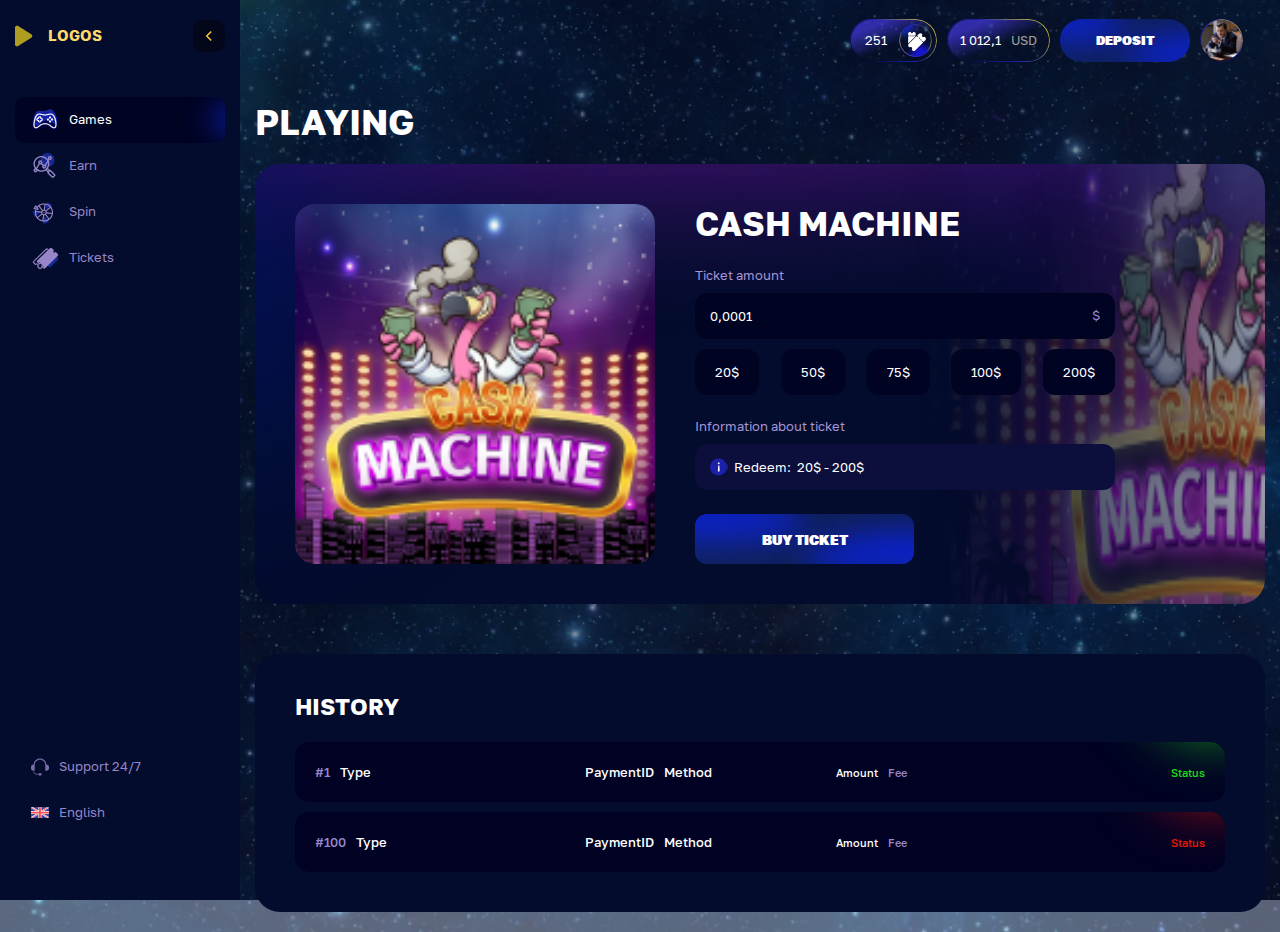
<file: play.html>
<!doctype html><html lang="en"><head><meta charset="UTF-8"><meta name="viewport" content="width=device-width,initial-scale=1"><link rel="shortcut icon" type="image/png" href="./favicon.jpg"><link rel="stylesheet" href="./assets/css/main.css"><meta name="format-detection" content="telephone=no"><title>Title</title></head><body><div class="app"><div class="play"><div class="game-popup"><div class="game-popup__container"><button class="game-popup__close-btn"></button><div class="game-popup__item game"><div class="game__img"></div><form class="game__content"><div class="game__field"><h3 class="title">CASH MACHINE</h3></div><div class="game__field"><p>Ticket amount</p><div class="game__input-block"><label for="ticket-count">$</label> <input type="text" id="ticket-count" class="game__input" placeholder="0,0001"></div><div class="game__counts"><button class="game__count">20$</button> <button class="game__count">50$</button> <button class="game__count">75$</button> <button class="game__count">100$</button> <button class="game__count">200$</button></div></div><div class="game__field"><p>Information about ticket</p><span class="game__redeem"><span class="game__title">Redeem: </span>20$ - 200$ </span><a href="#" class="game__rules">see game rules</a></div><div class="game__field"><button class="btn"><span>BUY TICKET</span></button></div></form></div></div></div></div><header class="header"><a href="index.html" class="header__logo"><img src="assets/img/Logo-mobile.png" alt="Logo"> logos</a><div class="header__right"><button class="header__item header__item_tickets gradient"><span>251</span> <svg width="33" height="33" viewBox="0 0 33 33" fill="none" xmlns="http://www.w3.org/2000/svg"><g clip-path="url(#clip0_3_8069)"><rect x="0.5" y="0.5" width="32" height="32" rx="16" stroke="url(#paint0_linear_3_8069)"/><g filter="url(#filter0_f_3_8069)"><ellipse cx="4.1249" cy="1.33514e-05" rx="10.725" ry="11.55" fill="url(#paint1_linear_3_8069)"/></g><g filter="url(#filter1_f_3_8069)"><ellipse cx="22.275" cy="33" rx="10.725" ry="11.55" fill="url(#paint2_linear_3_8069)"/></g><path d="M23.2263 10.9509C23.3075 10.8226 23.3417 10.6701 23.323 10.5194C23.3044 10.3687 23.2341 10.2292 23.1242 10.1245L22.7342 9.73449C22.3648 9.36508 21.8638 9.15755 21.3414 9.15755C20.819 9.15755 20.3179 9.36508 19.9485 9.73449L18.1564 11.5266L19.0223 12.3925C19.0569 12.4189 19.086 12.4518 19.1078 12.4894C19.1297 12.527 19.144 12.5685 19.1498 12.6116C19.1556 12.6548 19.1529 12.6986 19.1418 12.7407C19.1306 12.7827 19.1113 12.8222 19.085 12.8568C19.0317 12.9266 18.9529 12.9725 18.8658 12.9843C18.7787 12.996 18.6906 12.9727 18.6207 12.9194C18.5603 12.8916 17.6921 11.9909 17.6921 11.9909L9.81795 19.8651C9.61672 20.0435 9.45416 20.2612 9.34028 20.5048C9.22639 20.7484 9.1636 21.0128 9.15577 21.2816C9.14794 21.5504 9.19524 21.818 9.29475 22.0678C9.39426 22.3177 9.54388 22.5445 9.73438 22.7343L10.1197 23.1197C10.23 23.2326 10.3773 23.3021 10.5346 23.3153C10.6919 23.3285 10.8487 23.2846 10.9763 23.1916C11.2457 22.9975 11.5754 22.9055 11.9064 22.9322C12.2375 22.9588 12.5482 23.1024 12.783 23.3373C13.0178 23.5721 13.1614 23.8828 13.1881 24.2138C13.2148 24.5448 13.1228 24.8745 12.9286 25.1439C12.8356 25.2715 12.7917 25.4283 12.8049 25.5856C12.8182 25.743 12.8876 25.8902 13.0006 26.0005L13.3836 26.3836C13.753 26.753 14.254 26.9605 14.7765 26.9605C15.2989 26.9605 15.7999 26.753 16.1693 26.3836L24.127 18.4258C24.127 18.4258 23.224 17.5506 23.1985 17.4972C23.1673 17.4355 23.1564 17.3656 23.1673 17.2973C23.1783 17.229 23.2105 17.1659 23.2594 17.1171C23.3083 17.0682 23.3713 17.036 23.4396 17.025C23.5079 17.0141 23.5778 17.025 23.6396 17.0562C23.7394 17.0956 24.5797 17.9731 24.5797 17.9731L26.3834 16.1694C26.7528 15.8 26.9604 15.299 26.9604 14.7766C26.9604 14.2541 26.7528 13.7531 26.3834 13.3837L25.9679 12.9682C25.8624 12.8638 25.7246 12.7983 25.5771 12.7823C25.4295 12.7662 25.2809 12.8007 25.1554 12.88C24.8868 13.0457 24.5702 13.1159 24.2567 13.0793C23.9432 13.0427 23.6513 12.9013 23.4281 12.6782C23.205 12.455 23.0637 12.1631 23.027 11.8496C22.9904 11.5361 23.0606 11.2195 23.2263 10.9509ZM22.5717 15.9419C22.6333 16.0035 22.6679 16.087 22.6679 16.174C22.6679 16.2611 22.6333 16.3446 22.5717 16.4062C22.5101 16.4678 22.4266 16.5023 22.3396 16.5023C22.2525 16.5023 22.169 16.4678 22.1074 16.4062L21.4807 15.7794C21.4191 15.7178 21.3845 15.6343 21.3845 15.5473C21.3845 15.4602 21.4191 15.3767 21.4807 15.3151C21.5422 15.2536 21.6257 15.219 21.7128 15.219C21.7999 15.219 21.8834 15.2536 21.9449 15.3151L22.5717 15.9419ZM20.7958 14.166C20.8574 14.2276 20.892 14.3111 20.892 14.3982C20.892 14.4852 20.8574 14.5687 20.7958 14.6303C20.7343 14.6919 20.6508 14.7265 20.5637 14.7265C20.4766 14.7265 20.3931 14.6919 20.3316 14.6303L19.7001 13.9989C19.6386 13.9373 19.604 13.8538 19.604 13.7668C19.604 13.6797 19.6386 13.5962 19.7001 13.5346C19.7617 13.473 19.8452 13.4385 19.9323 13.4385C20.0193 13.4385 20.1029 13.473 20.1644 13.5346L20.7958 14.166ZM16.5036 12.2509C16.2784 12.2486 15.8304 12.2509 15.6075 12.2509C15.5204 12.2512 15.4367 12.2169 15.3749 12.1555C15.3131 12.0941 15.2782 12.0107 15.2779 11.9236C15.2776 11.8364 15.3119 11.7528 15.3733 11.691C15.4346 11.6291 15.5181 11.5942 15.6052 11.5939H16.6591L16.6591 9.59752C16.6579 9.15769 16.4826 8.73623 16.1716 8.42522C15.8606 8.11422 15.4391 7.93895 14.9993 7.93772L14.5838 7.9354C14.4395 7.93954 14.3005 7.99113 14.1885 8.08219C14.0764 8.17326 13.9975 8.29871 13.964 8.43914C13.9059 8.67118 13.7721 8.87718 13.5836 9.02447C13.3952 9.17176 13.1629 9.2519 12.9237 9.25217C12.6845 9.25243 12.4521 9.17281 12.2633 9.02595C12.0746 8.87908 11.9402 8.67337 11.8817 8.44147C11.849 8.29309 11.7659 8.16063 11.6466 8.06666C11.5272 7.97269 11.3789 7.92302 11.227 7.92611L10.8138 7.92612C10.3737 7.92845 9.95232 8.10432 9.64112 8.41552C9.32991 8.72673 9.15405 9.14814 9.15171 9.58824L9.14939 11.587L10.2079 11.6009C10.2951 11.6012 10.3785 11.6361 10.4399 11.6979C10.5013 11.7597 10.5356 11.8434 10.5353 11.9305C10.535 12.0176 10.5001 12.1011 10.4382 12.1625C10.3764 12.2238 10.2927 12.2582 10.2056 12.2578L9.15171 12.2578L9.15635 19.6074L16.5036 12.2509ZM13.2374 11.9236C13.2372 11.8802 13.2456 11.8373 13.2621 11.7972C13.2786 11.7571 13.3029 11.7207 13.3335 11.6901C13.3642 11.6594 13.4006 11.6352 13.4407 11.6187C13.4807 11.6022 13.5237 11.5937 13.567 11.5939L14.2936 11.5962C14.3803 11.5965 14.4634 11.6311 14.5248 11.6924C14.5861 11.7537 14.6207 11.8368 14.6209 11.9236C14.6207 12.0103 14.5861 12.0934 14.5248 12.1547C14.4634 12.2161 14.3803 12.2506 14.2936 12.2509L13.5647 12.2509C13.478 12.2506 13.3949 12.2161 13.3335 12.1547C13.2722 12.0934 13.2376 12.0103 13.2374 11.9236ZM11.1992 11.9236C11.199 11.8802 11.2074 11.8373 11.2239 11.7972C11.2404 11.7571 11.2647 11.7207 11.2953 11.6901C11.326 11.6594 11.3624 11.6352 11.4025 11.6187C11.4425 11.6022 11.4855 11.5937 11.5288 11.5939L12.2531 11.5939C12.3405 11.5939 12.4244 11.6287 12.4862 11.6905C12.548 11.7523 12.5827 11.8361 12.5827 11.9236C12.5827 12.011 12.548 12.0948 12.4862 12.1567C12.4244 12.2185 12.3405 12.2532 12.2531 12.2532L11.5358 12.2602C11.4913 12.2613 11.447 12.2534 11.4056 12.2369C11.3643 12.2204 11.3267 12.1956 11.2952 12.1641C11.2637 12.1326 11.239 12.0951 11.2225 12.0537C11.206 12.0124 11.198 11.9681 11.1992 11.9236Z" fill="white"/></g><defs><filter id="filter0_f_3_8069" x="-12.8001" y="-17.75" width="33.85" height="35.5" filterUnits="userSpaceOnUse" color-interpolation-filters="sRGB"><feFlood flood-opacity="0" result="BackgroundImageFix"/><feBlend mode="normal" in="SourceGraphic" in2="BackgroundImageFix" result="shape"/><feGaussianBlur stdDeviation="3.1" result="effect1_foregroundBlur_3_8069"/></filter><filter id="filter1_f_3_8069" x="5.35005" y="15.25" width="33.85" height="35.5" filterUnits="userSpaceOnUse" color-interpolation-filters="sRGB"><feFlood flood-opacity="0" result="BackgroundImageFix"/><feBlend mode="normal" in="SourceGraphic" in2="BackgroundImageFix" result="shape"/><feGaussianBlur stdDeviation="3.1" result="effect1_foregroundBlur_3_8069"/></filter><linearGradient id="paint0_linear_3_8069" x1="19.745" y1="-3.07627" x2="4.79818" y2="36.8741" gradientUnits="userSpaceOnUse"><stop offset="0.124267" stop-color="white" stop-opacity="0.15"/><stop offset="0.464" stop-color="#FFCB4D" stop-opacity="0.6"/><stop offset="0.9999" stop-color="#4131FF"/></linearGradient><linearGradient id="paint1_linear_3_8069" x1="4.1249" y1="-11.55" x2="4.1249" y2="11.55" gradientUnits="userSpaceOnUse"><stop stop-color="#1B08F3"/><stop offset="1" stop-color="#10328B"/></linearGradient><linearGradient id="paint2_linear_3_8069" x1="22.275" y1="21.45" x2="22.275" y2="44.55" gradientUnits="userSpaceOnUse"><stop stop-color="#1B08F3"/><stop offset="1" stop-color="#10328B"/></linearGradient><clipPath id="clip0_3_8069"><rect width="33" height="33" rx="16.5" fill="white"/></clipPath></defs></svg></button> <button class="header__item header__item_usdt gradient"><span>1 012,1</span> <span class="header__currency">USD</span></button> <a href="deposit.html" class="header__item btn"><span class="btn__text">Deposit</span> </a><button class="header__item gradient header__avatar-wrapper"><a href="account.html" class="header__avatar"><img src="assets/img/avatar.jpg" alt="Avatar"> </a><svg width="10" height="6" viewBox="0 0 10 6" fill="none" xmlns="http://www.w3.org/2000/svg"><path fill-rule="evenodd" clip-rule="evenodd" d="M4.46857 5.535L0.469238 1.53109L1.5305 0.471035L4.99929 3.94379L8.46933 0.470947L9.53042 1.53118L5.52975 5.53508C5.38907 5.67588 5.19818 5.75499 4.99914 5.75497C4.80011 5.75495 4.60924 5.67582 4.46857 5.535Z" fill="#FFC53E"/></svg></button></div></header><div class="warnings"><div class="warnings__container container"><div class="warnings__item done"><div class="warnings__img"></div><div class="title">Done</div><p>costumed shooting in photo zones with professional photographers</p><button class="btn"><span>PLAY</span></button> <button class="warnings__btn">Cancel</button></div><div class="warnings__item info"><div class="warnings__img"></div><div class="title">Done</div><p>costumed shooting in photo zones with professional photographers</p><button class="btn"><span>PLAY</span></button> <button class="warnings__btn">Cancel</button></div><div class="warnings__item warning"><div class="warnings__img"></div><div class="title">Done</div><p>costumed shooting in photo zones with professional photographers</p><button class="btn"><span>PLAY</span></button> <button class="warnings__btn">Cancel</button></div></div></div><div class="ticket"><div class="ticket__container container main__block"><h3 class="title">YOUR TICKET READY</h3><p>Lorem Ipsum is simply dummy text of the printing and typesetting industry.</p><form action="#" class="form ticket__form"><div class="form__field"><h4 class="form__title">Login</h4><div class="form__input-field"><input type="text" class="form__input" placeholder="Login"> <button class="form__copy-btn"></button></div></div><div class="form__field"><h4 class="form__title">Password</h4><div class="form__input-field"><input type="password" class="form__input" placeholder="Password"> <button class="form__copy-btn"></button></div></div><div class="form__message">Sign up or take a screenshot of the page</div><button class="btn"><span>PLAY</span></button></form></div></div><div class="login"><form action="#" class="login__form login__sign-in"><div class="login__form-content"><h2 class="title">SIGN IN</h2><p>A new user? <a href="#">Create an account</a></p><button class="btn login__telegram-btn"><span>SIGN IN WITH</span><img src="assets/img/telegram.png" alt=""></button> <span class="login__separator">or sign in with email</span><div class="login__input-field"><input type="text" class="login__input" placeholder="Username/Email"> <input type="password" class="login__input" placeholder="Password"></div><button class="btn login__btn"><span>Sign in</span></button> <button class="login__password-btn">Forget password?</button></div></form><form action="#" class="login__form login__sign-up"><div class="login__form-content"><h2 class="title">SIGN UP</h2><p>Already have an account? <a href="#"> Sign In</a></p><button class="btn login__telegram-btn"><span>SIGN IN WITH</span><img src="assets/img/telegram.png" alt=""></button> <span class="login__separator">or sign in with email</span><div class="login__input-field"><input type="text" class="login__input" placeholder="Username/Email"> <input type="password" class="login__input" placeholder="Password"> <input type="password" class="login__input" placeholder="Repeat password"> <input type="tel" class="login__input" placeholder="Phone number"></div><button class="btn login__btn"><span>Sign Up</span></button> <button class="login__password-btn">Forget password?</button></div></form><form action="#" class="login__form login__restore-password"><div class="login__form-content"><h2 class="title">FORGET PASSWORD</h2><div class="login__tabs"><button class="login__tab active"><span>Phone</span></button> <button class="login__tab"><span>Number</span></button></div><div class="login__input-field"><input type="text" class="login__input" placeholder="Username/Email"> <button class="btn login__btn"><span>COUNTINED</span></button></div></div></form><form action="#" class="login__form login__code"><div class="login__form-content"><h2 class="title">ENTER TO CODE</h2><p>Check your email, we have sent a <b>5-digit</b> recovery code, do not forget to <b>check the spam</b> folder</p><div class="login__input-code-group"><input type="text" class="login__input-code" placeholder="_"> <input type="text" class="login__input-code" placeholder="_"> <input type="text" class="login__input-code" placeholder="_"> <input type="text" class="login__input-code" placeholder="_"> <input type="text" class="login__input-code" placeholder="_"></div><button class="btn login__btn"><span>NEXT</span></button></div></form><form action="#" class="login__form login__password"><div class="login__form-content"><h2 class="title">PASSWORD</h2><div class="login__input-field"><input type="Password" class="login__input" placeholder="Password"> <input type="password" class="login__input" placeholder="Confirm password"> <button class="btn login__btn"><span>CHANGE PASSWORD</span></button></div></div></form></div><div class="nav"><div class="nav__deposit-btn"><a href="#"><img src="assets/img/svg/deposit-menu.svg" alt="Deposit"></a></div><nav class="menu"><div class="menu__top"><div class="menu__logo-block"><a href="index.html" class="menu__logo"><img src="assets/img/Logo.png" alt="Logo"> <span>logos</span> </a><button class="menu__back-btn"><svg width="6" height="10" viewBox="0 0 6 10" fill="none" xmlns="http://www.w3.org/2000/svg"><path fill-rule="evenodd" clip-rule="evenodd" d="M0.222079 4.45897L4.72415 -4.61433e-08L5.7797 1.06575L1.81556 4.99194L5.77978 8.91952L4.72406 9.98509L0.22199 5.52464C0.0798132 5.38377 -0.000164736 5.19193 -0.000148038 4.99179C-0.00013134 4.79165 0.0798786 4.59981 0.222079 4.45897Z" fill="#FFC53E"/></svg></button></div><ul><li class="menu__item active"><a class="menu__link" href="games.html"><div class="menu__svg"><svg width="34" height="29" viewBox="0 0 34 29" fill="none" xmlns="http://www.w3.org/2000/svg"><path class="menu__svg-blue" d="M31.3648 12.3449C31.0917 10.797 30.5889 9.10713 29.9611 7.53688C29.3422 6.03431 28.6329 4.64687 27.8641 3.61148C24.8982 -0.234513 22.3544 0.752821 19.314 1.97733C18.3423 2.34562 17.3058 2.75681 16.2125 3.00329L15.8667 3.04859C14.7469 3.092 13.6394 2.96166 12.6056 2.85609C9.35683 2.48984 6.64009 2.15717 4.76927 6.67117C4.29314 7.86963 3.93051 9.39749 3.75408 11.0042C3.55193 12.6832 3.50141 14.4456 3.6362 16.0116C3.79315 17.7468 4.13009 18.9765 4.62574 19.8066C5.11253 20.5691 5.73231 21.0043 6.48509 21.1123C7.16427 21.1954 7.91616 21.0281 8.66716 20.5855C9.94483 19.8673 11.3502 18.5126 12.6899 16.9257C13.6289 15.7698 15.568 14.9994 17.5736 14.7367C19.5793 14.474 21.6514 14.719 22.8564 15.5939C24.5597 16.7823 26.2665 17.7292 27.686 18.0941C28.5213 18.2945 29.2953 18.2964 29.9302 18.0411C30.5952 17.7475 31.121 17.1966 31.3861 16.2668C31.6556 15.3708 31.6645 14.0959 31.3648 12.3449Z" fill="#172994"/><g><path d="M30.985 18.4484C30.9152 16.8782 30.6362 15.1373 30.2177 13.4988C29.7992 11.9286 29.2761 10.4608 28.6483 9.33429C26.2071 5.13565 23.5566 5.78422 20.3829 6.60347C19.3715 6.84242 18.2904 7.1155 17.1744 7.21791H16.8256C15.7096 7.1155 14.6285 6.84242 13.6171 6.60347C10.4435 5.81836 7.79295 5.13565 5.35169 9.36843C4.72394 10.4949 4.16593 11.9627 3.7823 13.5329C3.3638 15.1714 3.0848 16.9123 3.01505 18.4826C2.9453 20.2235 3.11968 21.4865 3.5033 22.374C3.88693 23.1932 4.44493 23.7053 5.17731 23.9101C5.83994 24.0807 6.6072 24.0125 7.40933 23.6711C8.76946 23.125 10.3388 21.9644 11.8734 20.5648C12.9545 19.5407 14.9772 19.0287 17 19.0287C19.0228 19.0287 21.0455 19.5407 22.1267 20.5648C23.6612 21.9644 25.2306 23.125 26.5907 23.6711C27.3928 23.9783 28.1601 24.0807 28.8227 23.9101C29.5202 23.7053 30.1131 23.2274 30.4967 22.3398C30.8803 21.4865 31.0547 20.2235 30.985 18.4484ZM29.311 21.8619C29.1017 22.3398 28.8227 22.6129 28.474 22.7153C28.0903 22.8177 27.6021 22.7495 27.0441 22.5447C25.8234 22.0668 24.3936 21.0086 22.9985 19.7114C21.6733 18.4143 19.3366 17.7657 17 17.7657C14.6634 17.7657 12.3267 18.4143 10.9666 19.6432C9.53671 20.9403 8.10683 22.0326 6.92107 22.4764C6.36307 22.6812 5.87482 22.7836 5.49119 22.6471C5.14244 22.5447 4.86344 22.2716 4.65418 21.7937C4.37518 21.1451 4.23568 20.0869 4.30543 18.5167C4.37518 17.0489 4.61931 15.3762 5.03781 13.806C5.42144 12.3382 5.90969 10.9728 6.50257 9.94873C8.42071 6.56934 10.6527 7.1155 13.3032 7.79821C14.3844 8.07129 15.5004 8.34437 16.721 8.44678H17.2441C18.4996 8.34437 19.6157 8.07129 20.6968 7.79821C23.3473 7.14964 25.5793 6.56934 27.4974 9.94873C28.0903 10.9728 28.5786 12.3041 28.9622 13.806C29.3458 15.3762 29.6248 17.0147 29.6946 18.5167C29.7643 20.0869 29.6248 21.1451 29.311 21.8619Z" fill="#9787CA"/><path d="M13.7915 11.792C13.4427 11.4848 13.0242 11.2458 12.536 11.2117C12.5011 10.7679 12.2918 10.3242 11.978 10.017L11.9431 9.98283C11.5595 9.60734 11.0712 9.40253 10.5132 9.40253C9.9552 9.40253 9.43207 9.64147 9.08332 9.98283C8.76944 10.29 8.52531 10.7338 8.49044 11.2117C8.00219 11.2458 7.58368 11.4506 7.23493 11.7579L7.20006 11.792C6.81643 12.1675 6.60718 12.6454 6.60718 13.1915C6.60718 13.7377 6.8513 14.2497 7.20006 14.5911C7.54881 14.9324 7.96731 15.1373 8.49044 15.1714C8.52531 15.6493 8.73457 16.093 9.08332 16.4003C9.46694 16.7758 9.9552 16.9806 10.5132 16.9806C11.0712 16.9806 11.5943 16.7416 11.9431 16.4003C12.257 16.0589 12.5011 15.6493 12.536 15.1714C13.0242 15.1373 13.4776 14.9324 13.7915 14.5911C14.1751 14.2156 14.3843 13.7377 14.3843 13.1915C14.3843 12.6454 14.1402 12.1334 13.7915 11.792ZM12.9196 13.7036C12.7801 13.8401 12.6057 13.9084 12.3965 13.9084H11.9082C11.5595 13.9084 11.2456 14.1815 11.2456 14.557V15.0007C11.2456 15.2055 11.1758 15.3762 11.0363 15.5127C10.8968 15.6493 10.7225 15.7176 10.5132 15.7176C10.3039 15.7176 10.1296 15.6493 9.99007 15.5127C9.85057 15.3762 9.78082 15.2055 9.78082 15.0007V14.5228C9.78082 14.1815 9.50182 13.8742 9.11819 13.8742H8.62994C8.42069 13.8742 8.24631 13.806 8.10681 13.6694C8.00219 13.567 7.89756 13.3964 7.89756 13.1915C7.89756 12.9867 7.96731 12.8161 8.10681 12.6795L8.14169 12.6454C8.28119 12.543 8.45556 12.4747 8.62994 12.4747H9.11819C9.46694 12.4747 9.78082 12.2016 9.78082 11.8261V11.3482C9.78082 11.1434 9.85057 10.9727 9.99007 10.8362C10.1296 10.6997 10.3039 10.6314 10.5132 10.6314C10.7225 10.6314 10.8968 10.6997 11.0363 10.8362L11.0712 10.8703C11.1758 11.0069 11.2456 11.1776 11.2456 11.3482V11.8261C11.2456 12.1675 11.5246 12.4747 11.9082 12.4747H12.3965C12.6057 12.4747 12.7801 12.543 12.9196 12.6795C13.0591 12.8161 13.1288 12.9867 13.1288 13.1915C13.1288 13.3964 13.0591 13.567 12.9196 13.7036Z" fill="#9787CA"/><path d="M23.0683 11.9627C23.7424 11.9627 24.2889 11.4278 24.2889 10.768C24.2889 10.1081 23.7424 9.57324 23.0683 9.57324C22.3942 9.57324 21.8477 10.1081 21.8477 10.768C21.8477 11.4278 22.3942 11.9627 23.0683 11.9627Z" fill="#9787CA"/><path d="M23.0683 16.8099C23.7424 16.8099 24.2889 16.275 24.2889 15.6151C24.2889 14.9553 23.7424 14.4204 23.0683 14.4204C22.3942 14.4204 21.8477 14.9553 21.8477 15.6151C21.8477 16.275 22.3942 16.8099 23.0683 16.8099Z" fill="#9787CA"/><path d="M20.5922 14.3863C21.2664 14.3863 21.8128 13.8514 21.8128 13.1916C21.8128 12.5317 21.2664 11.9968 20.5922 11.9968C19.9181 11.9968 19.3716 12.5317 19.3716 13.1916C19.3716 13.8514 19.9181 14.3863 20.5922 14.3863Z" fill="#9787CA"/><path d="M25.5444 14.3863C26.2185 14.3863 26.765 13.8514 26.765 13.1916C26.765 12.5317 26.2185 11.9968 25.5444 11.9968C24.8702 11.9968 24.3237 12.5317 24.3237 13.1916C24.3237 13.8514 24.8702 14.3863 25.5444 14.3863Z" fill="#9787CA"/></g></svg></div><span>Games</span></a></li><li class="menu__item"><a class="menu__link" href="earn.html"><div class="menu__svg"><svg width="28" height="26" viewBox="0 0 28 26" fill="none" xmlns="http://www.w3.org/2000/svg"><circle class="menu__svg-blue" cx="16.5" cy="7" r="7" fill="#172994"/><g><path d="M24.0921 21.2126L20.1207 17.3588C19.8634 17.1091 19.5238 16.9753 19.1638 16.9799C19.0461 16.9817 18.9292 16.9988 18.8159 17.0307L17.023 15.291C18.442 13.1447 18.7289 10.4164 17.7897 8.02233L18.4049 7.06366C18.5636 7.10218 18.7262 7.12169 18.8895 7.12175C20.0258 7.12175 20.9502 6.19728 20.9502 5.06097C20.9502 3.92471 20.0258 3.00028 18.8895 3.00028C17.7532 3.00028 16.8288 3.92471 16.8288 5.06097C16.8288 5.53122 16.9874 5.96486 17.2535 6.31205L17.0628 6.60931C16.909 6.37254 16.7428 6.14411 16.5648 5.92499C15.2307 4.28354 13.3373 3.25989 11.2333 3.04251C9.12918 2.82518 7.06656 3.44015 5.42511 4.7742C3.78361 6.10821 2.75988 8.00167 2.54255 10.1057C2.34829 11.9862 2.81944 13.8334 3.87411 15.3767C3.07463 15.6603 2.50035 16.4238 2.50035 17.3192C2.50035 18.4555 3.42478 19.38 4.56105 19.38C5.51886 19.38 6.32612 18.7231 6.55609 17.8362C7.48404 18.3547 8.51649 18.6838 9.60567 18.7964C9.8829 18.825 10.1593 18.8392 10.4343 18.8392C11.9699 18.8392 13.4561 18.3962 14.7413 17.5557L16.5182 19.2618C16.4411 19.4383 16.4029 19.6293 16.4061 19.8219C16.4115 20.1816 16.5562 20.5173 16.8135 20.7669L20.785 24.6207C21.0458 24.8738 21.3838 24.9997 21.7214 24.9997C22.0726 24.9997 22.4235 24.8634 22.6868 24.5921L24.1206 23.1144C24.6371 22.5822 24.6243 21.7292 24.0921 21.2126ZM18.8894 4.37528C19.2676 4.37528 19.5752 4.68289 19.5752 5.06101C19.5752 5.43918 19.2676 5.74684 18.8894 5.74684C18.5113 5.74684 18.2037 5.43918 18.2037 5.06101C18.2037 4.68289 18.5113 4.37528 18.8894 4.37528ZM17.7291 17.892L17.4145 18.2162L15.8334 16.6981C15.9468 16.592 16.0568 16.4834 16.1627 16.372L17.7291 17.892ZM3.91024 10.247C4.08985 8.50827 4.93578 6.9436 6.29226 5.8412C7.47003 4.88394 8.91004 4.3748 10.4072 4.3748C10.6343 4.3748 10.8629 4.38653 11.0919 4.41021C12.8306 4.58986 14.3953 5.43579 15.4977 6.79223C15.779 7.1381 16.0243 7.51179 16.2297 7.90748L13.8173 11.6666C13.6073 11.5963 13.3874 11.5605 13.166 11.5605C12.9255 11.5603 12.6868 11.6024 12.4609 11.6849L11.1086 10.2316C11.2475 9.94956 11.3195 9.63937 11.3193 9.32502C11.3193 8.18875 10.3948 7.26432 9.25848 7.26432C8.12221 7.26432 7.19778 8.18875 7.19778 9.32502C7.19778 9.81215 7.36807 10.2601 7.6517 10.6132L5.0936 14.7213C4.16389 13.4226 3.74469 11.8494 3.91024 10.247ZM13.1661 12.9354C13.5442 12.9354 13.8518 13.243 13.8518 13.6212C13.8518 13.9993 13.5442 14.307 13.1661 14.307C12.7879 14.307 12.4803 13.9993 12.4803 13.6212C12.4803 13.243 12.7879 12.9354 13.1661 12.9354ZM8.57278 9.32498C8.57278 8.94685 8.8804 8.63924 9.25852 8.63924C9.63669 8.63924 9.94434 8.94685 9.94434 9.32498C9.94434 9.7031 9.63669 10.0108 9.25852 10.0108C8.88035 10.0108 8.57278 9.70314 8.57278 9.32498ZM4.56109 18.005C4.18297 18.005 3.87535 17.6974 3.87535 17.3192C3.87535 16.9411 4.18297 16.6335 4.56109 16.6335C4.93922 16.6335 5.24687 16.9411 5.24687 17.3192C5.24687 17.6974 4.93922 18.005 4.56109 18.005ZM10.4317 17.4641C10.2046 17.4641 9.97601 17.4523 9.74699 17.4287C8.35227 17.2846 7.06974 16.7113 6.04777 15.7901L8.8199 11.3383C8.96397 11.3697 9.11101 11.3856 9.25848 11.3857C9.55814 11.3859 9.8542 11.3204 10.1258 11.1937L11.3991 12.5621C11.2065 12.8818 11.105 13.248 11.1054 13.6212C11.1054 14.7575 12.0298 15.6819 13.1661 15.6819C14.3024 15.6819 15.2268 14.7575 15.2268 13.6212C15.2271 13.2301 15.1154 12.8471 14.905 12.5175L16.8155 9.54033C17.314 11.8708 16.5195 14.3943 14.5466 15.9976C13.3689 16.9549 11.9289 17.4641 10.4317 17.4641ZM21.721 23.613L17.7926 19.801L19.1846 18.3664L23.113 22.1784L21.721 23.613Z" fill="#9787CA"/></g></svg></div><span>Earn</span></a></li><li class="menu__item"><a class="menu__link" href="spin.html"><div class="menu__svg"><svg width="34" height="30" viewBox="0 0 34 30" fill="none" xmlns="http://www.w3.org/2000/svg"><path class="menu__svg-blue" d="M17.9708 10.2304L18.7607 4.3057C18.827 3.8089 19.2525 3.43066 19.7496 3.49455C22.0158 3.78578 24.0018 5.14164 25.1685 6.21382C25.5791 6.59121 25.5259 7.22996 25.0975 7.587L20.3789 11.5192C20.0737 11.7735 19.6468 11.8231 19.2915 11.6454L18.5148 11.257C18.1329 11.0661 17.9144 10.6537 17.9708 10.2304Z" fill="#172994"/><path class="menu__svg-blue" d="M10.2696 16.7353L5.52158 20.3662C5.12344 20.6706 4.55508 20.6372 4.24874 20.2405C2.85227 18.4322 2.40666 16.0691 2.33985 14.486C2.31633 13.9287 2.80563 13.5147 3.36105 13.5652L9.47808 14.1213C9.87374 14.1572 10.2106 14.424 10.3362 14.8009L10.6108 15.6247C10.7458 16.0298 10.6088 16.476 10.2696 16.7353Z" fill="#172994"/><path class="menu__svg-blue" d="M17.6739 21.2119L21.3048 25.9599C21.6092 26.3581 21.5758 26.9264 21.1791 27.2328C19.3708 28.6292 17.0077 29.0748 15.4246 29.1417C14.8673 29.1652 14.4533 28.6759 14.5038 28.1205L15.0599 22.0034C15.0958 21.6078 15.3626 21.2709 15.7395 21.1453L16.5633 20.8707C16.9684 20.7357 17.4145 20.8727 17.6739 21.2119Z" fill="#172994"/><g><path d="M16.3388 15.9136C16.5241 15.5926 16.4142 15.1822 16.0932 14.9969C15.7723 14.8116 15.3619 14.9216 15.1766 15.2425C14.9913 15.5635 15.1012 15.9739 15.4222 16.1592C15.7431 16.3445 16.1535 16.2345 16.3388 15.9136Z" fill="#9787CA"/><path d="M7.30262 8.50744L6.29104 7.18354C6.22403 7.09569 6.13636 7.02575 6.03581 6.97995C5.93526 6.93415 5.82495 6.91389 5.71469 6.921C5.60443 6.9281 5.49764 6.96233 5.40379 7.02065C5.30995 7.07897 5.23197 7.15957 5.17679 7.25529L3.25955 10.576C3.20425 10.6717 3.17344 10.7795 3.16985 10.89C3.16626 11.0004 3.19002 11.11 3.239 11.209C3.28798 11.3081 3.36067 11.3935 3.45061 11.4576C3.54055 11.5218 3.64495 11.5628 3.75454 11.5769L5.40686 11.791C4.68582 13.7623 4.54262 15.8985 4.99412 17.9484C5.44561 19.9984 6.47302 21.8768 7.95554 23.3627C9.43806 24.8487 11.314 25.8805 13.3629 26.3368C15.4117 26.7931 17.5483 26.6549 19.5213 25.9385C21.4943 25.2221 23.2217 23.9572 24.5005 22.2926C25.7792 20.628 26.5561 18.6329 26.7397 16.5419C26.9234 14.4509 26.5062 12.3509 25.5372 10.4889C24.5682 8.62693 23.0877 7.0803 21.2698 6.03091C19.0262 4.72031 16.3898 4.24983 13.8313 4.70347C11.2728 5.15712 8.95887 6.50535 7.30262 8.50744ZM20.5988 7.19317C21.5045 7.71592 22.3191 8.3827 23.0104 9.16733L17.9563 13.0454C17.6334 12.7627 17.2581 12.546 16.8518 12.4077L17.6849 6.08115C18.7094 6.29364 19.6932 6.66909 20.5988 7.19317ZM16.3547 5.90115L15.5202 12.2317C15.0931 12.2626 14.6757 12.3745 14.2903 12.5613L10.4042 7.49673C12.1585 6.32543 14.2498 5.76468 16.3547 5.90115ZM17.5012 16.5846C17.3021 16.9294 17.0052 17.2074 16.6481 17.3835C16.291 17.5596 15.8897 17.6259 15.495 17.5739C15.1003 17.522 14.7298 17.3541 14.4304 17.0916C14.1311 16.8291 13.9163 16.4837 13.8133 16.0991C13.7102 15.7145 13.7235 15.308 13.8515 14.931C13.9795 14.5539 14.2164 14.2233 14.5323 13.981C14.8481 13.7386 15.2288 13.5953 15.6261 13.5693C16.0234 13.5432 16.4195 13.6356 16.7643 13.8347C17.2262 14.102 17.5632 14.5417 17.7013 15.0573C17.8395 15.5728 17.7675 16.1221 17.5012 16.5846ZM5.83577 8.79802L7.27326 10.6795L4.92509 10.3754L5.83577 8.79802ZM8.69805 12.2172C8.82943 12.2343 8.96294 12.2121 9.08174 12.1535C9.20053 12.0948 9.29928 12.0022 9.36553 11.8875C9.43177 11.7727 9.46255 11.641 9.45397 11.5087C9.44539 11.3765 9.39784 11.2498 9.31731 11.1446L8.14009 9.60374C8.50155 9.14056 8.90382 8.71074 9.34207 8.31942L13.2249 13.3798C12.9423 13.7025 12.7258 14.0776 12.5876 14.4836L6.26376 13.6512C6.38352 13.076 6.55463 12.5127 6.77502 11.9681L8.69805 12.2172ZM6.08357 14.9817L12.4114 15.8156C12.4424 16.2427 12.5542 16.6601 12.741 17.0455L7.67582 20.9335C6.50513 19.1784 5.9453 17.0866 6.08291 14.9814L6.08357 14.9817ZM10.9167 23.9629C10.0101 23.4407 9.19306 22.7765 8.4968 21.9955L13.5592 18.1107C13.8821 18.3934 14.2574 18.6101 14.6637 18.7484L13.8322 25.0644C12.8071 24.858 11.8223 24.4859 10.9167 23.9629ZM15.1628 25.2384L15.9953 18.9244C16.4225 18.8935 16.8398 18.7816 17.2252 18.5948L21.103 23.647C19.3466 24.8047 17.2627 25.363 15.1628 25.2384ZM22.169 22.8306L18.2906 17.7763C18.5732 17.4536 18.7897 17.0785 18.9279 16.6725L25.2443 17.5041C24.828 19.5676 23.748 21.4383 22.169 22.8306ZM25.4183 16.1727L19.1041 15.3405C19.0732 14.9134 18.9613 14.496 18.7745 14.1106L23.8277 10.2334C24.9849 11.9896 25.5429 14.0731 25.4183 16.1727Z" fill="#9787CA"/></g></svg></div><span>Spin</span></a></li><li class="menu__item"><a class="menu__link" href="tickets.html"><div class="menu__svg"><svg width="27" height="23" viewBox="0 0 27 23" fill="none" xmlns="http://www.w3.org/2000/svg"><path class="menu__svg-blue" d="M20.2006 7.04115L13.3386 14.1573C12.5954 14.928 12.6065 16.152 13.3636 16.9091L16.0658 19.6113C16.8368 20.3823 18.0834 20.3936 18.8683 19.6367L25.5339 13.2092C26.3393 12.4326 26.3509 11.1464 25.5598 10.3553L22.2273 7.02273C21.6655 6.46092 20.7521 6.46923 20.2006 7.04115Z" fill="#172994"/><g><path d="M16.6784 13.6636C16.7848 13.6472 16.8835 13.5983 16.9603 13.5235C17.0371 13.4486 17.088 13.3517 17.1053 13.2463C17.1225 13.1408 17.1051 13.0329 17.0558 12.938C17.0065 12.8431 16.928 12.7662 16.8319 12.7182L16.8317 12.7181L15.4355 12.0228L16.6784 13.6636ZM16.6784 13.6636L15.1296 13.9033M16.6784 13.6636L15.1296 13.9033M15.1296 13.9033L14.8868 15.4147L14.8867 15.4148C14.8696 15.5203 14.8188 15.6173 14.7421 15.6923C14.6655 15.7671 14.5671 15.816 14.4608 15.8326L15.1296 13.9033ZM14.6045 12.9666C14.4981 12.9831 14.3993 13.032 14.3225 13.107C14.2457 13.1819 14.1948 13.279 14.1776 13.3845L14.1776 13.3845L14.1209 13.7327L13.9559 13.4161L13.9559 13.4161C13.9127 13.3333 13.847 13.264 13.7665 13.2158C13.686 13.1676 13.5936 13.1421 13.4995 13.1421L13.4975 13.1421L14.2763 13.4006C14.29 13.3165 14.3306 13.2387 14.3923 13.1785C14.454 13.1183 14.5337 13.0788 14.6198 13.0655L15.109 12.9893L14.9541 12.9122L14.6045 12.9666ZM14.6045 12.9666L14.6198 13.0654L14.6044 12.9667L14.6045 12.9666ZM13.2488 12.0624L13.5708 12.2224C13.5708 12.2224 13.5709 12.2224 13.5709 12.2224L13.2488 12.0624ZM13.2488 12.0624L13.4111 12.3731L13.4111 12.3732C13.4605 12.4681 13.478 12.576 13.4609 12.6814C13.4438 12.7868 13.393 12.8839 13.3163 12.9588C13.3163 12.9588 13.3163 12.9588 13.3163 12.9588L13.065 13.2045M18.0291 8.07628L17.9559 8.14779L18.0291 8.21935L18.6126 8.78967L18.6824 8.85795L18.7523 8.78972L19.3362 8.2198L19.4094 8.1483L19.3362 8.07674L18.7528 7.50637L18.6829 7.43808L18.613 7.50632L18.0291 8.07628ZM16.8612 6.93556L16.7879 7.00711L16.8612 7.07866L17.4451 7.64882L17.515 7.71705L17.5848 7.64881L18.1685 7.07869L18.2417 7.00716L18.1685 6.93563L17.5848 6.36546L17.515 6.29721L17.4451 6.36544L16.8612 6.93556ZM15.6938 5.79574L15.6206 5.86729L15.6938 5.93883L16.2777 6.50895L16.3476 6.57717L16.4175 6.50893L17.0011 5.93882L17.0744 5.86729L17.0011 5.79575L16.4175 5.22559L16.3476 5.15734L16.2777 5.22557L15.6938 5.79574ZM20.364 10.3571L20.2907 10.4286L20.364 10.5001L20.9479 11.0703L21.0177 11.1385L21.0876 11.0703L21.6713 10.5001L21.7445 10.4286L21.6713 10.3571L21.0876 9.7869L21.0177 9.71865L20.9479 9.78689L20.364 10.3571ZM19.1964 9.2166L19.1232 9.28815L19.1965 9.35967L19.7804 9.92978L19.8503 9.99802L19.9201 9.92976L20.5038 9.35944L20.577 9.2879L20.5037 9.21637L19.9199 8.64621L19.85 8.57796L19.7801 8.64623L19.1964 9.2166ZM14.3802 15.8392H14.3803L11.7837 10.6262C11.722 10.6864 11.6814 10.7641 11.6677 10.8482C11.6541 10.9324 11.6681 11.0185 11.7077 11.0944L11.619 11.1406L11.619 11.1406C11.619 11.1406 11.619 11.1407 11.619 11.1407L12.3276 12.5028L11.221 13.5837C11.2209 13.5838 11.2208 13.5839 11.2207 13.584C11.143 13.6587 11.0912 13.756 11.0735 13.8619C11.0558 13.968 11.0731 14.0768 11.1229 14.1724C11.1726 14.2679 11.2519 14.345 11.349 14.3929C11.4459 14.4408 11.5557 14.4572 11.6626 14.4399C11.6627 14.4399 11.6629 14.4399 11.663 14.4399L13.2119 14.2008L13.9243 15.5654C13.9675 15.6481 14.0331 15.7173 14.1135 15.7655C14.1939 15.8137 14.2862 15.8391 14.3802 15.8392ZM14.8148 10.0732L13.7062 11.1567L15.4114 9.97758C15.4114 9.97757 15.4113 9.97756 15.4113 9.97755C15.3144 9.92941 15.2045 9.91278 15.0975 9.92988C14.9905 9.94697 14.8916 9.99692 14.8152 10.0729C14.8151 10.073 14.815 10.0731 14.8148 10.0732Z" fill="#9787CA" stroke="#9787CA" stroke-width="0.2"/><path d="M11.9395 20.4333L11.9395 20.4334C12.0617 20.5528 12.261 20.5529 12.3834 20.4333L24.961 8.14773L24.9613 8.1458L24.984 8.12359C25.105 8.00529 25.1049 7.81449 24.9841 7.69651L24.9841 7.6965L23.5509 6.29654C22.7023 6.80233 21.6044 6.67831 20.896 5.98626L20.9659 5.91473L20.896 5.98625C20.1878 5.29437 20.0594 4.22113 20.5761 3.3904L19.1464 1.99612L19.1464 1.99607C19.0878 1.9389 19.008 1.90626 18.9243 1.90625L11.9395 20.4333ZM11.9395 20.4333L10.5097 19.0367C11.0254 18.2057 10.8962 17.1329 10.1881 16.4417L10.188 16.4416M11.9395 20.4333L10.188 16.4416M10.188 16.4416C9.47935 15.7517 8.38372 15.6277 7.53511 16.131L6.1022 14.7314L6.10216 14.7313M10.188 16.4416L6.10216 14.7313M6.10216 14.7313C5.98117 14.6133 5.98111 14.4226 6.1022 14.3043M6.10216 14.7313L6.1022 14.3043M6.1022 14.3043L18.7021 1.99607M6.1022 14.3043L18.7021 1.99607M18.7021 1.99607C18.7606 1.9389 18.8404 1.90633 18.9242 1.90625L18.7021 1.99607ZM21.9131 3.27833L19.8698 1.28285C19.3475 0.772376 18.5012 0.772397 17.9787 1.28283L18.0485 1.35437L17.9787 1.28284L16.5895 2.63991L15.7839 1.85295L15.7141 1.92448L15.7839 1.85295C15.2614 1.3425 14.4154 1.34251 13.8928 1.85294L13.9626 1.92448L13.8927 1.85295L1.2929 14.1608C0.769047 14.6725 0.769019 15.5032 1.2929 16.0147C1.29291 16.0147 1.29291 16.0147 1.29292 16.0147L3.33616 18.0106L3.40607 18.0788L3.47594 18.0105L3.76586 17.7271C3.76614 17.7268 3.76643 17.7266 3.76672 17.7263C4.21823 17.3061 4.92877 17.3061 5.37999 17.7263C5.8227 18.1594 5.82243 18.8602 5.37918 19.293L5.37916 19.293L5.08734 19.5781L5.01413 19.6497L5.08734 19.7212L7.13061 21.7175L7.13062 21.7175C7.65292 22.2275 8.49878 22.2275 9.02112 21.7175L9.02115 21.7175L10.4105 20.3599L11.2165 21.147C11.7388 21.6571 12.5847 21.6571 13.1072 21.147L13.1073 21.1469L25.7071 8.83834C26.231 8.32663 26.231 7.4964 25.7071 6.98487L23.6638 4.98893L23.594 4.92067L23.5241 4.98893L23.2323 5.27398L23.2317 5.27455C23.0909 5.41425 22.9146 5.51532 22.7205 5.56722C22.5265 5.61912 22.3217 5.61994 22.1272 5.5696C21.9327 5.5192 21.7556 5.4195 21.6138 5.28088C21.4719 5.14227 21.3704 4.9697 21.3192 4.78079C21.2679 4.5919 21.2688 4.39317 21.3216 4.2047C21.3745 4.01622 21.4775 3.84448 21.6206 3.70704L21.6212 3.70647L21.9131 3.42141L21.9863 3.34987L21.9131 3.27833ZM8.29733 21.0035L8.29721 21.0036C8.26831 21.0319 8.23385 21.0545 8.19574 21.07C8.15762 21.0854 8.11668 21.0934 8.07528 21.0934C8.03388 21.0934 7.99294 21.0854 7.95482 21.07C7.91671 21.0545 7.88225 21.0319 7.85335 21.0036L7.85325 21.0035L6.42387 19.6065C6.94116 18.7756 6.81296 17.7015 6.10442 17.0094L6.03455 17.0809L6.10441 17.0093C5.39542 16.3169 4.29687 16.1934 3.44824 16.7002L2.01592 15.3015L2.01592 15.3015C1.98698 15.2732 1.96416 15.2398 1.94863 15.2032C1.9331 15.1666 1.92514 15.1274 1.92514 15.088C1.92514 15.0485 1.9331 15.0093 1.94863 14.9727C1.96416 14.9361 1.98698 14.9027 2.01592 14.8745L2.01593 14.8744L14.6161 2.56623L14.6162 2.56614C14.6747 2.5089 14.7545 2.47636 14.8383 2.47636C14.9221 2.47636 15.0019 2.5089 15.0604 2.56614L15.0604 2.56623L15.8627 3.34992L5.37881 13.5913L5.3788 13.5913C4.8553 14.1028 4.85531 14.933 5.3788 15.4445L5.44868 15.373L5.3788 15.4445L7.4216 17.4404L7.49148 17.5087L7.56136 17.4405L7.85323 17.1553L7.85325 17.1553C8.29784 16.7208 9.02001 16.7208 9.46465 17.1553L9.46467 17.1554C9.9082 17.5885 9.9082 18.2898 9.46467 18.7229L9.17248 19.0079L9.09912 19.0795L9.17245 19.1511L9.68323 19.6497L8.29733 21.0035Z" fill="#9787CA" stroke="#9787CA" stroke-width="0.2"/></g><defs><filter id="blueGlow" x="-50%" y="-50%" width="200%" height="200%"><feDropShadow dx="0" dy="0" stdDeviation="2" flood-color="blue"/></filter></defs></svg></div><span>Tickets</span></a></li></ul></div><div class="menu__bottom"><a href="#" class="menu__bot-link"><svg width="18" height="18" viewBox="0 0 18 18" fill="none" xmlns="http://www.w3.org/2000/svg"><g clip-path="url(#clip0_3_4119)"><path fill-rule="evenodd" clip-rule="evenodd" d="M10.8162 16.3557C10.8162 15.7336 10.3118 15.2292 9.6897 15.2292H8.3103C8.01154 15.2292 7.72502 15.3479 7.51377 15.5592C7.30251 15.7704 7.18383 16.0569 7.18383 16.3557C7.18383 16.9778 7.68818 17.4822 8.3103 17.4822H9.6897C10.3118 17.4822 10.8162 16.9778 10.8162 16.3557ZM2.36816 13.451C2.55632 13.4654 2.78395 13.4736 3.01261 13.4602C3.15593 14.1869 3.54708 14.8414 4.11926 15.3117C4.69145 15.7821 5.40918 16.0393 6.14988 16.0393H6.5797C6.54152 16.2485 6.54142 16.4629 6.57942 16.6721H6.14988C5.2396 16.6721 4.35907 16.3479 3.66609 15.7577C2.97311 15.1674 2.51298 14.3497 2.36816 13.451ZM2.04627 12.7776C1.47417 12.6812 0.95473 12.3852 0.580134 11.9421C0.205538 11.4991 2.8548e-06 10.9377 0 10.3575L0 8.86183C0 8.21091 0.258575 7.58665 0.718844 7.12637C1.17911 6.6661 1.80337 6.40752 2.45429 6.40751H2.61766C2.8788 3.1114 5.63653 0.517815 9 0.517815C12.3635 0.517815 15.1212 3.1114 15.3823 6.40751H15.5457C16.1966 6.40752 16.8209 6.6661 17.2812 7.12637C17.7414 7.58665 18 8.21091 18 8.86183V10.3575C18 11.0084 17.7414 11.6327 17.2812 12.0929C16.8209 12.5532 16.1966 12.8118 15.5457 12.8118H14.8215C14.5211 12.8118 14.2776 12.5683 14.2776 12.2679V6.9204C14.2776 4.00567 11.9147 1.64281 9 1.64281C6.08527 1.64281 3.72241 4.00567 3.72241 6.9204V12.2679C3.72241 12.48 3.60102 12.6638 3.4239 12.7535C2.93636 12.9226 2.18025 12.8002 2.04627 12.7776Z" fill="#796DA9"/></g><defs><clipPath id="clip0_3_4119"><rect width="18" height="18" fill="white"/></clipPath></defs></svg> <span>Support 24/7</span> </a><a href="#" class="menu__bot-link"><svg width="18" height="18" viewBox="0 0 18 18" fill="none" xmlns="http://www.w3.org/2000/svg"><path d="M16.5484 3.00022H1.33969C0.599776 3.00022 0 3.56668 0 4.26548V12.8037C0 13.5025 0.599776 14.0689 1.33969 14.0689H16.5484C17.2883 14.0689 17.8881 13.5025 17.8881 12.8037V4.26548C17.8881 3.56668 17.2883 3.00022 16.5484 3.00022Z" fill="#41479B"/><path d="M17.8696 4.05613C17.764 3.45694 17.2128 3 16.5484 3H16.1999L10.4861 6.5355V3.00003H7.40198V6.53554L1.68826 3.00003H1.33969C0.675277 3.00003 0.124134 3.45694 0.0185519 4.05616L4.90208 7.078H0V9.99082H4.90208L0.0185519 13.0126C0.124134 13.6118 0.675277 14.0687 1.33969 14.0687H1.68826L7.40198 10.5332V14.0687H10.4861V10.5332L16.1999 14.0687H16.5484C17.2128 14.0687 17.764 13.6118 17.8696 13.0126L12.986 9.99076H17.8881V7.07794H12.986L17.8696 4.05613Z" fill="#F5F5F5"/><path d="M9.86932 3.00022H8.0188V7.66071H0V9.40842H8.0188V14.0689H9.86932V9.40842H17.8881V7.66071H9.86932V3.00022Z" fill="#FF4B55"/><path d="M0.865862 13.9872L7.38465 9.9908H6.25169L0.321916 13.6261C0.468278 13.7877 0.655339 13.9118 0.865862 13.9872ZM12.1017 9.9908H10.9687L17.2825 13.8615C17.4596 13.7516 17.6067 13.6038 17.7118 13.4301L12.1017 9.9908ZM0.141113 3.69954L5.65184 7.07798H6.7848L0.540312 3.2497C0.371889 3.36816 0.235174 3.52222 0.141113 3.69954ZM11.6188 7.07798L17.5594 3.43597C17.4114 3.27482 17.2228 3.15156 17.0109 3.07762L10.4858 7.07798H11.6188Z" fill="#FF4B55"/></svg> <span>English</span></a></div></nav><nav class="mobile-menu"><div class="mobile-menu__field"><div class="mobile-menu__item"><a href="games.html" class="mobile-menu__link"><img src="assets/img/svg/play-menu.svg" alt="Play"> <span>play</span></a></div><div class="mobile-menu__item"><a href="earn.html" class="mobile-menu__link"><img src="assets/img/svg/earn-menu.svg" alt="Earn"> <span>earn</span></a></div></div><div class="mobile-menu__field"><div class="mobile-menu__item"><a href="spin.html" class="mobile-menu__link"><img src="assets/img/svg/spin-menu.svg" alt="Spin"> <span>spin</span></a></div><div class="mobile-menu__item"><a href="tickets.html" class="mobile-menu__link"><img src="assets/img/svg/tickets-menu.svg" alt="Tickets"> <span>tickets</span></a></div></div></nav></div><main class="main"><div class="main__container container"><div class="play-game"><div class="title">PLAYING</div><div class="play-game__item game"><div class="game__img"></div><form class="game__content"><div class="game__field"><h3 class="title">CASH MACHINE</h3></div><div class="game__field"><p>Ticket amount</p><div class="game__input-block"><label for="ticket-count">$</label> <input type="text" id="ticket-count" class="game__input" placeholder="0,0001"></div><div class="game__counts"><button class="game__count">20$</button> <button class="game__count">50$</button> <button class="game__count">75$</button> <button class="game__count">100$</button> <button class="game__count">200$</button></div></div><div class="game__field"><p>Information about ticket</p><span class="game__redeem"><span class="game__title">Redeem: </span>20$ - 200$</span></div><div class="game__field"><button class="btn"><span>BUY TICKET</span></button></div></form></div><div class="history main__block"><h3 class="title">HISTORY</h3><div class="history__content"><div class="history__item active"><div class="history__field"><span class="history__place">#1</span> <span class="history__type">Type</span></div><div class="history__field"><span class="history__payment-id">PaymentID</span> <span class="history__method">Method</span></div><div class="history__field"><span class="history__amount">Amount</span> <span class="history__fee">Fee</span></div><div class="history__field"><span class="history__status">Status</span></div></div><div class="history__item"><div class="history__field"><span class="history__place">#100</span> <span class="history__type">Type</span></div><div class="history__field"><span class="history__payment-id">PaymentID</span> <span class="history__method">Method</span></div><div class="history__field"><span class="history__amount">Amount</span> <span class="history__fee">Fee</span></div><div class="history__field"><span class="history__status">Status</span></div></div></div></div></div></div></main><footer class="footer"><div class="footer__container container"></div></footer></div><script src="./assets/js/main.js"></script></body></html>
</file>
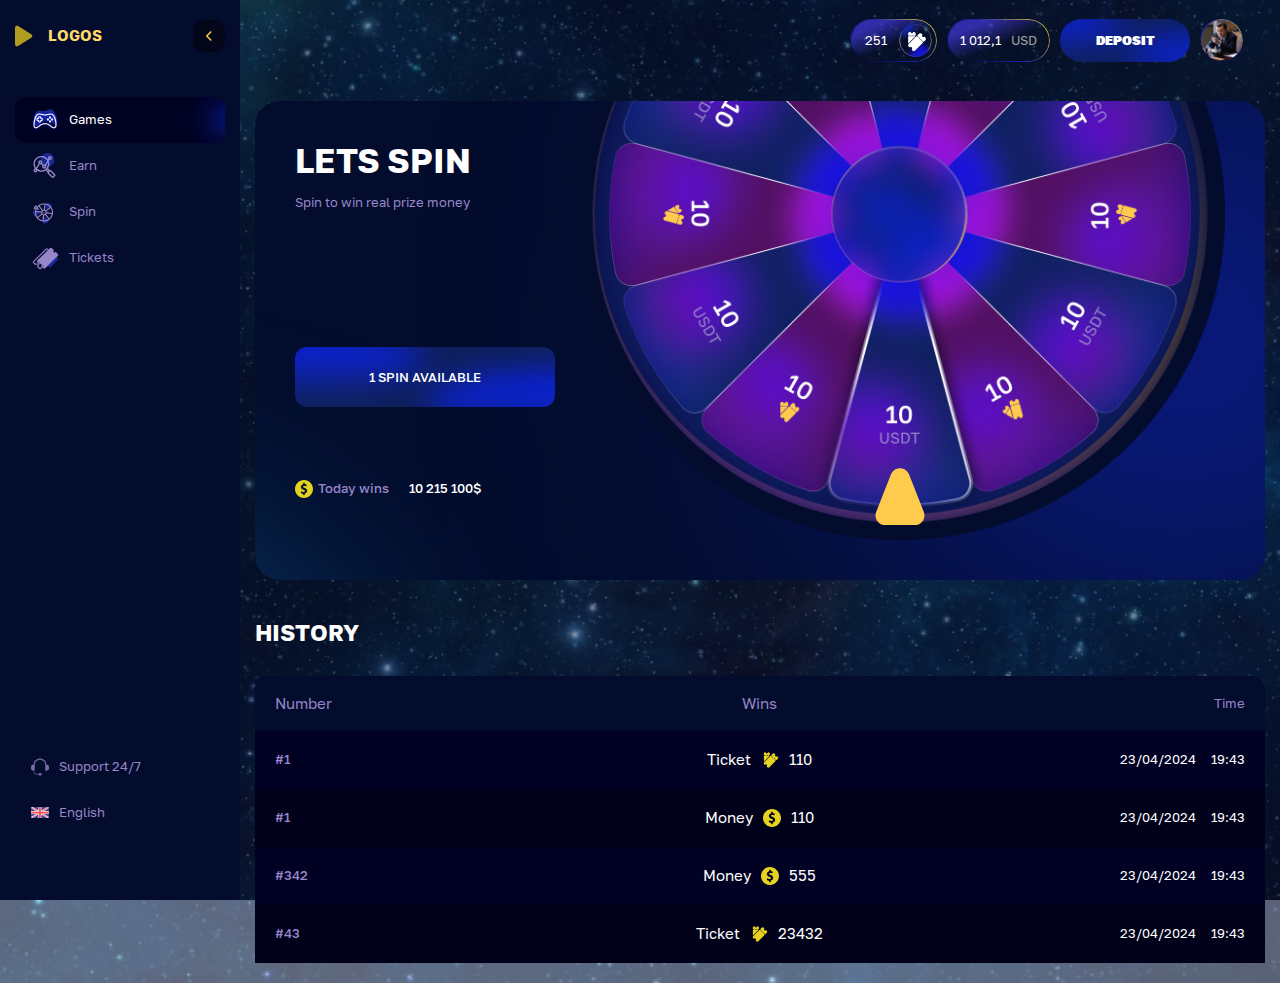
<file: spin.html>
<!doctype html><html lang="en"><head><meta charset="UTF-8"><meta name="viewport" content="width=device-width,initial-scale=1"><link rel="shortcut icon" type="image/png" href="./favicon.jpg"><link rel="stylesheet" href="./assets/css/main.css"><meta name="format-detection" content="telephone=no"><title>Title</title></head><body><div class="app"><header class="header"><a href="index.html" class="header__logo"><img src="assets/img/Logo-mobile.png" alt="Logo"> logos</a><div class="header__right"><button class="header__item header__item_tickets gradient"><span>251</span> <svg width="33" height="33" viewBox="0 0 33 33" fill="none" xmlns="http://www.w3.org/2000/svg"><g clip-path="url(#clip0_3_8069)"><rect x="0.5" y="0.5" width="32" height="32" rx="16" stroke="url(#paint0_linear_3_8069)"/><g filter="url(#filter0_f_3_8069)"><ellipse cx="4.1249" cy="1.33514e-05" rx="10.725" ry="11.55" fill="url(#paint1_linear_3_8069)"/></g><g filter="url(#filter1_f_3_8069)"><ellipse cx="22.275" cy="33" rx="10.725" ry="11.55" fill="url(#paint2_linear_3_8069)"/></g><path d="M23.2263 10.9509C23.3075 10.8226 23.3417 10.6701 23.323 10.5194C23.3044 10.3687 23.2341 10.2292 23.1242 10.1245L22.7342 9.73449C22.3648 9.36508 21.8638 9.15755 21.3414 9.15755C20.819 9.15755 20.3179 9.36508 19.9485 9.73449L18.1564 11.5266L19.0223 12.3925C19.0569 12.4189 19.086 12.4518 19.1078 12.4894C19.1297 12.527 19.144 12.5685 19.1498 12.6116C19.1556 12.6548 19.1529 12.6986 19.1418 12.7407C19.1306 12.7827 19.1113 12.8222 19.085 12.8568C19.0317 12.9266 18.9529 12.9725 18.8658 12.9843C18.7787 12.996 18.6906 12.9727 18.6207 12.9194C18.5603 12.8916 17.6921 11.9909 17.6921 11.9909L9.81795 19.8651C9.61672 20.0435 9.45416 20.2612 9.34028 20.5048C9.22639 20.7484 9.1636 21.0128 9.15577 21.2816C9.14794 21.5504 9.19524 21.818 9.29475 22.0678C9.39426 22.3177 9.54388 22.5445 9.73438 22.7343L10.1197 23.1197C10.23 23.2326 10.3773 23.3021 10.5346 23.3153C10.6919 23.3285 10.8487 23.2846 10.9763 23.1916C11.2457 22.9975 11.5754 22.9055 11.9064 22.9322C12.2375 22.9588 12.5482 23.1024 12.783 23.3373C13.0178 23.5721 13.1614 23.8828 13.1881 24.2138C13.2148 24.5448 13.1228 24.8745 12.9286 25.1439C12.8356 25.2715 12.7917 25.4283 12.8049 25.5856C12.8182 25.743 12.8876 25.8902 13.0006 26.0005L13.3836 26.3836C13.753 26.753 14.254 26.9605 14.7765 26.9605C15.2989 26.9605 15.7999 26.753 16.1693 26.3836L24.127 18.4258C24.127 18.4258 23.224 17.5506 23.1985 17.4972C23.1673 17.4355 23.1564 17.3656 23.1673 17.2973C23.1783 17.229 23.2105 17.1659 23.2594 17.1171C23.3083 17.0682 23.3713 17.036 23.4396 17.025C23.5079 17.0141 23.5778 17.025 23.6396 17.0562C23.7394 17.0956 24.5797 17.9731 24.5797 17.9731L26.3834 16.1694C26.7528 15.8 26.9604 15.299 26.9604 14.7766C26.9604 14.2541 26.7528 13.7531 26.3834 13.3837L25.9679 12.9682C25.8624 12.8638 25.7246 12.7983 25.5771 12.7823C25.4295 12.7662 25.2809 12.8007 25.1554 12.88C24.8868 13.0457 24.5702 13.1159 24.2567 13.0793C23.9432 13.0427 23.6513 12.9013 23.4281 12.6782C23.205 12.455 23.0637 12.1631 23.027 11.8496C22.9904 11.5361 23.0606 11.2195 23.2263 10.9509ZM22.5717 15.9419C22.6333 16.0035 22.6679 16.087 22.6679 16.174C22.6679 16.2611 22.6333 16.3446 22.5717 16.4062C22.5101 16.4678 22.4266 16.5023 22.3396 16.5023C22.2525 16.5023 22.169 16.4678 22.1074 16.4062L21.4807 15.7794C21.4191 15.7178 21.3845 15.6343 21.3845 15.5473C21.3845 15.4602 21.4191 15.3767 21.4807 15.3151C21.5422 15.2536 21.6257 15.219 21.7128 15.219C21.7999 15.219 21.8834 15.2536 21.9449 15.3151L22.5717 15.9419ZM20.7958 14.166C20.8574 14.2276 20.892 14.3111 20.892 14.3982C20.892 14.4852 20.8574 14.5687 20.7958 14.6303C20.7343 14.6919 20.6508 14.7265 20.5637 14.7265C20.4766 14.7265 20.3931 14.6919 20.3316 14.6303L19.7001 13.9989C19.6386 13.9373 19.604 13.8538 19.604 13.7668C19.604 13.6797 19.6386 13.5962 19.7001 13.5346C19.7617 13.473 19.8452 13.4385 19.9323 13.4385C20.0193 13.4385 20.1029 13.473 20.1644 13.5346L20.7958 14.166ZM16.5036 12.2509C16.2784 12.2486 15.8304 12.2509 15.6075 12.2509C15.5204 12.2512 15.4367 12.2169 15.3749 12.1555C15.3131 12.0941 15.2782 12.0107 15.2779 11.9236C15.2776 11.8364 15.3119 11.7528 15.3733 11.691C15.4346 11.6291 15.5181 11.5942 15.6052 11.5939H16.6591L16.6591 9.59752C16.6579 9.15769 16.4826 8.73623 16.1716 8.42522C15.8606 8.11422 15.4391 7.93895 14.9993 7.93772L14.5838 7.9354C14.4395 7.93954 14.3005 7.99113 14.1885 8.08219C14.0764 8.17326 13.9975 8.29871 13.964 8.43914C13.9059 8.67118 13.7721 8.87718 13.5836 9.02447C13.3952 9.17176 13.1629 9.2519 12.9237 9.25217C12.6845 9.25243 12.4521 9.17281 12.2633 9.02595C12.0746 8.87908 11.9402 8.67337 11.8817 8.44147C11.849 8.29309 11.7659 8.16063 11.6466 8.06666C11.5272 7.97269 11.3789 7.92302 11.227 7.92611L10.8138 7.92612C10.3737 7.92845 9.95232 8.10432 9.64112 8.41552C9.32991 8.72673 9.15405 9.14814 9.15171 9.58824L9.14939 11.587L10.2079 11.6009C10.2951 11.6012 10.3785 11.6361 10.4399 11.6979C10.5013 11.7597 10.5356 11.8434 10.5353 11.9305C10.535 12.0176 10.5001 12.1011 10.4382 12.1625C10.3764 12.2238 10.2927 12.2582 10.2056 12.2578L9.15171 12.2578L9.15635 19.6074L16.5036 12.2509ZM13.2374 11.9236C13.2372 11.8802 13.2456 11.8373 13.2621 11.7972C13.2786 11.7571 13.3029 11.7207 13.3335 11.6901C13.3642 11.6594 13.4006 11.6352 13.4407 11.6187C13.4807 11.6022 13.5237 11.5937 13.567 11.5939L14.2936 11.5962C14.3803 11.5965 14.4634 11.6311 14.5248 11.6924C14.5861 11.7537 14.6207 11.8368 14.6209 11.9236C14.6207 12.0103 14.5861 12.0934 14.5248 12.1547C14.4634 12.2161 14.3803 12.2506 14.2936 12.2509L13.5647 12.2509C13.478 12.2506 13.3949 12.2161 13.3335 12.1547C13.2722 12.0934 13.2376 12.0103 13.2374 11.9236ZM11.1992 11.9236C11.199 11.8802 11.2074 11.8373 11.2239 11.7972C11.2404 11.7571 11.2647 11.7207 11.2953 11.6901C11.326 11.6594 11.3624 11.6352 11.4025 11.6187C11.4425 11.6022 11.4855 11.5937 11.5288 11.5939L12.2531 11.5939C12.3405 11.5939 12.4244 11.6287 12.4862 11.6905C12.548 11.7523 12.5827 11.8361 12.5827 11.9236C12.5827 12.011 12.548 12.0948 12.4862 12.1567C12.4244 12.2185 12.3405 12.2532 12.2531 12.2532L11.5358 12.2602C11.4913 12.2613 11.447 12.2534 11.4056 12.2369C11.3643 12.2204 11.3267 12.1956 11.2952 12.1641C11.2637 12.1326 11.239 12.0951 11.2225 12.0537C11.206 12.0124 11.198 11.9681 11.1992 11.9236Z" fill="white"/></g><defs><filter id="filter0_f_3_8069" x="-12.8001" y="-17.75" width="33.85" height="35.5" filterUnits="userSpaceOnUse" color-interpolation-filters="sRGB"><feFlood flood-opacity="0" result="BackgroundImageFix"/><feBlend mode="normal" in="SourceGraphic" in2="BackgroundImageFix" result="shape"/><feGaussianBlur stdDeviation="3.1" result="effect1_foregroundBlur_3_8069"/></filter><filter id="filter1_f_3_8069" x="5.35005" y="15.25" width="33.85" height="35.5" filterUnits="userSpaceOnUse" color-interpolation-filters="sRGB"><feFlood flood-opacity="0" result="BackgroundImageFix"/><feBlend mode="normal" in="SourceGraphic" in2="BackgroundImageFix" result="shape"/><feGaussianBlur stdDeviation="3.1" result="effect1_foregroundBlur_3_8069"/></filter><linearGradient id="paint0_linear_3_8069" x1="19.745" y1="-3.07627" x2="4.79818" y2="36.8741" gradientUnits="userSpaceOnUse"><stop offset="0.124267" stop-color="white" stop-opacity="0.15"/><stop offset="0.464" stop-color="#FFCB4D" stop-opacity="0.6"/><stop offset="0.9999" stop-color="#4131FF"/></linearGradient><linearGradient id="paint1_linear_3_8069" x1="4.1249" y1="-11.55" x2="4.1249" y2="11.55" gradientUnits="userSpaceOnUse"><stop stop-color="#1B08F3"/><stop offset="1" stop-color="#10328B"/></linearGradient><linearGradient id="paint2_linear_3_8069" x1="22.275" y1="21.45" x2="22.275" y2="44.55" gradientUnits="userSpaceOnUse"><stop stop-color="#1B08F3"/><stop offset="1" stop-color="#10328B"/></linearGradient><clipPath id="clip0_3_8069"><rect width="33" height="33" rx="16.5" fill="white"/></clipPath></defs></svg></button> <button class="header__item header__item_usdt gradient"><span>1 012,1</span> <span class="header__currency">USD</span></button> <a href="deposit.html" class="header__item btn"><span class="btn__text">Deposit</span> </a><button class="header__item gradient header__avatar-wrapper"><a href="account.html" class="header__avatar"><img src="assets/img/avatar.jpg" alt="Avatar"> </a><svg width="10" height="6" viewBox="0 0 10 6" fill="none" xmlns="http://www.w3.org/2000/svg"><path fill-rule="evenodd" clip-rule="evenodd" d="M4.46857 5.535L0.469238 1.53109L1.5305 0.471035L4.99929 3.94379L8.46933 0.470947L9.53042 1.53118L5.52975 5.53508C5.38907 5.67588 5.19818 5.75499 4.99914 5.75497C4.80011 5.75495 4.60924 5.67582 4.46857 5.535Z" fill="#FFC53E"/></svg></button></div></header><div class="warnings"><div class="warnings__container container"><div class="warnings__item done"><div class="warnings__img"></div><div class="title">Done</div><p>costumed shooting in photo zones with professional photographers</p><button class="btn"><span>PLAY</span></button> <button class="warnings__btn">Cancel</button></div><div class="warnings__item info"><div class="warnings__img"></div><div class="title">Done</div><p>costumed shooting in photo zones with professional photographers</p><button class="btn"><span>PLAY</span></button> <button class="warnings__btn">Cancel</button></div><div class="warnings__item warning"><div class="warnings__img"></div><div class="title">Done</div><p>costumed shooting in photo zones with professional photographers</p><button class="btn"><span>PLAY</span></button> <button class="warnings__btn">Cancel</button></div></div></div><div class="mobile-wallet loading"><button class="mobile-wallet__close-btn"></button><div class="mobile-wallet__loaded"><h2 class="title"><img src="assets/img/wallet.png" alt="Wallet">USDT</h2><div class="mobile-wallet__tabs"><button class="mobile-wallet__btn active"><span>Deposit</span></button> <button class="mobile-wallet__btn"><span>Cashout</span></button></div><div class="mobile-wallet__content"><div class="mobile-wallet__deposit"><div class="mobile-wallet__field"><h3 class="mobile-wallet__title">Select network</h3><div class="mobile-wallet__select-field"><select name="deposit-select" id="deposit-select" class="mobile-wallet__select"><option disabled="disabled" selected="selected">Select Network</option></select></div></div><div class="mobile-wallet__field qr"><div class="mobile-wallet__qr"><img src="assets/img/qr.png" alt="QR"></div></div><div class="mobile-wallet__field"><div class="mobile-wallet__warning attention"><span>Fee</span> <span>0,000021</span></div><div class="mobile-wallet__warning"><span>Minimum Deposit:</span> <span>0,0000</span></div></div></div><div class="mobile-wallet__cashout active"><div class="mobile-wallet__field"><h3 class="mobile-wallet__title">Select network</h3><div class="mobile-wallet__input-field"><input type="text" class="mobile-wallet__input" placeholder="bc1qzmu0jxswuvuay8n6hcl5z98ufmx2avsfntl7wh"></div></div><div class="mobile-wallet__field"><h3 class="mobile-wallet__title">Select network</h3><div class="mobile-wallet__input-field"><span class="mobile-wallet__error">invalid value</span> <input type="text" class="mobile-wallet__input error" placeholder="0,0001"> <span>Amount USD</span></div><div class="mobile-wallet__input-field"><input type="text" class="mobile-wallet__input" placeholder="0,0241"> <span>Amount crypto total</span></div></div><div class="mobile-wallet__field"><div class="mobile-wallet__warning attention"><span>Tax:</span> <span>0,000021</span></div><button class="btn"><span>Cashout 0,003</span></button></div></div></div></div><div class="mobile-wallet__loading"><h2 class="title"><img src="assets/img/wallet.png" alt="Wallet"><div class="mobile-wallet__line"></div></h2><div class="mobile-wallet__tabs"></div><div class="mobile-wallet__content"><div class="mobile-wallet__deposit"><div class="mobile-wallet__field"><h3 class="mobile-wallet__title"><div class="mobile-wallet__line mobile-wallet__line_grey"></div><div class="mobile-wallet__line mobile-wallet__line_grey"></div></h3><div class="mobile-wallet__tabs"><div class="mobile-wallet__line"></div><div class="mobile-wallet__line"></div></div></div><div class="mobile-wallet__field qr"><div class="mobile-wallet__qr"></div></div><div class="mobile-wallet__field"><div class="mobile-wallet__warning"><div class="mobile-wallet__line mobile-wallet__line_small mobile-wallet__line_grey"></div><div class="mobile-wallet__line"></div></div><div class="mobile-wallet__warning"><div class="mobile-wallet__line mobile-wallet__line_grey"></div><div class="mobile-wallet__line mobile-wallet__line_grey"></div><div class="mobile-wallet__line"></div></div></div></div></div></div></div><div class="ticket"><div class="ticket__container container main__block"><h3 class="title">YOUR TICKET READY</h3><p>Lorem Ipsum is simply dummy text of the printing and typesetting industry.</p><form action="#" class="form ticket__form"><div class="form__field"><h4 class="form__title">Login</h4><div class="form__input-field"><input type="text" class="form__input" placeholder="Login"> <button class="form__copy-btn"></button></div></div><div class="form__field"><h4 class="form__title">Password</h4><div class="form__input-field"><input type="password" class="form__input" placeholder="Password"> <button class="form__copy-btn"></button></div></div><div class="form__message">Sign up or take a screenshot of the page</div><button class="btn"><span>PLAY</span></button></form></div></div><div class="nav"><div class="nav__deposit-btn"><a href="#"><img src="assets/img/svg/deposit-menu.svg" alt="Deposit"></a></div><nav class="menu"><div class="menu__top"><div class="menu__logo-block"><a href="index.html" class="menu__logo"><img src="assets/img/Logo.png" alt="Logo"> <span>logos</span> </a><button class="menu__back-btn"><svg width="6" height="10" viewBox="0 0 6 10" fill="none" xmlns="http://www.w3.org/2000/svg"><path fill-rule="evenodd" clip-rule="evenodd" d="M0.222079 4.45897L4.72415 -4.61433e-08L5.7797 1.06575L1.81556 4.99194L5.77978 8.91952L4.72406 9.98509L0.22199 5.52464C0.0798132 5.38377 -0.000164736 5.19193 -0.000148038 4.99179C-0.00013134 4.79165 0.0798786 4.59981 0.222079 4.45897Z" fill="#FFC53E"/></svg></button></div><ul><li class="menu__item active"><a class="menu__link" href="games.html"><div class="menu__svg"><svg width="34" height="29" viewBox="0 0 34 29" fill="none" xmlns="http://www.w3.org/2000/svg"><path class="menu__svg-blue" d="M31.3648 12.3449C31.0917 10.797 30.5889 9.10713 29.9611 7.53688C29.3422 6.03431 28.6329 4.64687 27.8641 3.61148C24.8982 -0.234513 22.3544 0.752821 19.314 1.97733C18.3423 2.34562 17.3058 2.75681 16.2125 3.00329L15.8667 3.04859C14.7469 3.092 13.6394 2.96166 12.6056 2.85609C9.35683 2.48984 6.64009 2.15717 4.76927 6.67117C4.29314 7.86963 3.93051 9.39749 3.75408 11.0042C3.55193 12.6832 3.50141 14.4456 3.6362 16.0116C3.79315 17.7468 4.13009 18.9765 4.62574 19.8066C5.11253 20.5691 5.73231 21.0043 6.48509 21.1123C7.16427 21.1954 7.91616 21.0281 8.66716 20.5855C9.94483 19.8673 11.3502 18.5126 12.6899 16.9257C13.6289 15.7698 15.568 14.9994 17.5736 14.7367C19.5793 14.474 21.6514 14.719 22.8564 15.5939C24.5597 16.7823 26.2665 17.7292 27.686 18.0941C28.5213 18.2945 29.2953 18.2964 29.9302 18.0411C30.5952 17.7475 31.121 17.1966 31.3861 16.2668C31.6556 15.3708 31.6645 14.0959 31.3648 12.3449Z" fill="#172994"/><g><path d="M30.985 18.4484C30.9152 16.8782 30.6362 15.1373 30.2177 13.4988C29.7992 11.9286 29.2761 10.4608 28.6483 9.33429C26.2071 5.13565 23.5566 5.78422 20.3829 6.60347C19.3715 6.84242 18.2904 7.1155 17.1744 7.21791H16.8256C15.7096 7.1155 14.6285 6.84242 13.6171 6.60347C10.4435 5.81836 7.79295 5.13565 5.35169 9.36843C4.72394 10.4949 4.16593 11.9627 3.7823 13.5329C3.3638 15.1714 3.0848 16.9123 3.01505 18.4826C2.9453 20.2235 3.11968 21.4865 3.5033 22.374C3.88693 23.1932 4.44493 23.7053 5.17731 23.9101C5.83994 24.0807 6.6072 24.0125 7.40933 23.6711C8.76946 23.125 10.3388 21.9644 11.8734 20.5648C12.9545 19.5407 14.9772 19.0287 17 19.0287C19.0228 19.0287 21.0455 19.5407 22.1267 20.5648C23.6612 21.9644 25.2306 23.125 26.5907 23.6711C27.3928 23.9783 28.1601 24.0807 28.8227 23.9101C29.5202 23.7053 30.1131 23.2274 30.4967 22.3398C30.8803 21.4865 31.0547 20.2235 30.985 18.4484ZM29.311 21.8619C29.1017 22.3398 28.8227 22.6129 28.474 22.7153C28.0903 22.8177 27.6021 22.7495 27.0441 22.5447C25.8234 22.0668 24.3936 21.0086 22.9985 19.7114C21.6733 18.4143 19.3366 17.7657 17 17.7657C14.6634 17.7657 12.3267 18.4143 10.9666 19.6432C9.53671 20.9403 8.10683 22.0326 6.92107 22.4764C6.36307 22.6812 5.87482 22.7836 5.49119 22.6471C5.14244 22.5447 4.86344 22.2716 4.65418 21.7937C4.37518 21.1451 4.23568 20.0869 4.30543 18.5167C4.37518 17.0489 4.61931 15.3762 5.03781 13.806C5.42144 12.3382 5.90969 10.9728 6.50257 9.94873C8.42071 6.56934 10.6527 7.1155 13.3032 7.79821C14.3844 8.07129 15.5004 8.34437 16.721 8.44678H17.2441C18.4996 8.34437 19.6157 8.07129 20.6968 7.79821C23.3473 7.14964 25.5793 6.56934 27.4974 9.94873C28.0903 10.9728 28.5786 12.3041 28.9622 13.806C29.3458 15.3762 29.6248 17.0147 29.6946 18.5167C29.7643 20.0869 29.6248 21.1451 29.311 21.8619Z" fill="#9787CA"/><path d="M13.7915 11.792C13.4427 11.4848 13.0242 11.2458 12.536 11.2117C12.5011 10.7679 12.2918 10.3242 11.978 10.017L11.9431 9.98283C11.5595 9.60734 11.0712 9.40253 10.5132 9.40253C9.9552 9.40253 9.43207 9.64147 9.08332 9.98283C8.76944 10.29 8.52531 10.7338 8.49044 11.2117C8.00219 11.2458 7.58368 11.4506 7.23493 11.7579L7.20006 11.792C6.81643 12.1675 6.60718 12.6454 6.60718 13.1915C6.60718 13.7377 6.8513 14.2497 7.20006 14.5911C7.54881 14.9324 7.96731 15.1373 8.49044 15.1714C8.52531 15.6493 8.73457 16.093 9.08332 16.4003C9.46694 16.7758 9.9552 16.9806 10.5132 16.9806C11.0712 16.9806 11.5943 16.7416 11.9431 16.4003C12.257 16.0589 12.5011 15.6493 12.536 15.1714C13.0242 15.1373 13.4776 14.9324 13.7915 14.5911C14.1751 14.2156 14.3843 13.7377 14.3843 13.1915C14.3843 12.6454 14.1402 12.1334 13.7915 11.792ZM12.9196 13.7036C12.7801 13.8401 12.6057 13.9084 12.3965 13.9084H11.9082C11.5595 13.9084 11.2456 14.1815 11.2456 14.557V15.0007C11.2456 15.2055 11.1758 15.3762 11.0363 15.5127C10.8968 15.6493 10.7225 15.7176 10.5132 15.7176C10.3039 15.7176 10.1296 15.6493 9.99007 15.5127C9.85057 15.3762 9.78082 15.2055 9.78082 15.0007V14.5228C9.78082 14.1815 9.50182 13.8742 9.11819 13.8742H8.62994C8.42069 13.8742 8.24631 13.806 8.10681 13.6694C8.00219 13.567 7.89756 13.3964 7.89756 13.1915C7.89756 12.9867 7.96731 12.8161 8.10681 12.6795L8.14169 12.6454C8.28119 12.543 8.45556 12.4747 8.62994 12.4747H9.11819C9.46694 12.4747 9.78082 12.2016 9.78082 11.8261V11.3482C9.78082 11.1434 9.85057 10.9727 9.99007 10.8362C10.1296 10.6997 10.3039 10.6314 10.5132 10.6314C10.7225 10.6314 10.8968 10.6997 11.0363 10.8362L11.0712 10.8703C11.1758 11.0069 11.2456 11.1776 11.2456 11.3482V11.8261C11.2456 12.1675 11.5246 12.4747 11.9082 12.4747H12.3965C12.6057 12.4747 12.7801 12.543 12.9196 12.6795C13.0591 12.8161 13.1288 12.9867 13.1288 13.1915C13.1288 13.3964 13.0591 13.567 12.9196 13.7036Z" fill="#9787CA"/><path d="M23.0683 11.9627C23.7424 11.9627 24.2889 11.4278 24.2889 10.768C24.2889 10.1081 23.7424 9.57324 23.0683 9.57324C22.3942 9.57324 21.8477 10.1081 21.8477 10.768C21.8477 11.4278 22.3942 11.9627 23.0683 11.9627Z" fill="#9787CA"/><path d="M23.0683 16.8099C23.7424 16.8099 24.2889 16.275 24.2889 15.6151C24.2889 14.9553 23.7424 14.4204 23.0683 14.4204C22.3942 14.4204 21.8477 14.9553 21.8477 15.6151C21.8477 16.275 22.3942 16.8099 23.0683 16.8099Z" fill="#9787CA"/><path d="M20.5922 14.3863C21.2664 14.3863 21.8128 13.8514 21.8128 13.1916C21.8128 12.5317 21.2664 11.9968 20.5922 11.9968C19.9181 11.9968 19.3716 12.5317 19.3716 13.1916C19.3716 13.8514 19.9181 14.3863 20.5922 14.3863Z" fill="#9787CA"/><path d="M25.5444 14.3863C26.2185 14.3863 26.765 13.8514 26.765 13.1916C26.765 12.5317 26.2185 11.9968 25.5444 11.9968C24.8702 11.9968 24.3237 12.5317 24.3237 13.1916C24.3237 13.8514 24.8702 14.3863 25.5444 14.3863Z" fill="#9787CA"/></g></svg></div><span>Games</span></a></li><li class="menu__item"><a class="menu__link" href="earn.html"><div class="menu__svg"><svg width="28" height="26" viewBox="0 0 28 26" fill="none" xmlns="http://www.w3.org/2000/svg"><circle class="menu__svg-blue" cx="16.5" cy="7" r="7" fill="#172994"/><g><path d="M24.0921 21.2126L20.1207 17.3588C19.8634 17.1091 19.5238 16.9753 19.1638 16.9799C19.0461 16.9817 18.9292 16.9988 18.8159 17.0307L17.023 15.291C18.442 13.1447 18.7289 10.4164 17.7897 8.02233L18.4049 7.06366C18.5636 7.10218 18.7262 7.12169 18.8895 7.12175C20.0258 7.12175 20.9502 6.19728 20.9502 5.06097C20.9502 3.92471 20.0258 3.00028 18.8895 3.00028C17.7532 3.00028 16.8288 3.92471 16.8288 5.06097C16.8288 5.53122 16.9874 5.96486 17.2535 6.31205L17.0628 6.60931C16.909 6.37254 16.7428 6.14411 16.5648 5.92499C15.2307 4.28354 13.3373 3.25989 11.2333 3.04251C9.12918 2.82518 7.06656 3.44015 5.42511 4.7742C3.78361 6.10821 2.75988 8.00167 2.54255 10.1057C2.34829 11.9862 2.81944 13.8334 3.87411 15.3767C3.07463 15.6603 2.50035 16.4238 2.50035 17.3192C2.50035 18.4555 3.42478 19.38 4.56105 19.38C5.51886 19.38 6.32612 18.7231 6.55609 17.8362C7.48404 18.3547 8.51649 18.6838 9.60567 18.7964C9.8829 18.825 10.1593 18.8392 10.4343 18.8392C11.9699 18.8392 13.4561 18.3962 14.7413 17.5557L16.5182 19.2618C16.4411 19.4383 16.4029 19.6293 16.4061 19.8219C16.4115 20.1816 16.5562 20.5173 16.8135 20.7669L20.785 24.6207C21.0458 24.8738 21.3838 24.9997 21.7214 24.9997C22.0726 24.9997 22.4235 24.8634 22.6868 24.5921L24.1206 23.1144C24.6371 22.5822 24.6243 21.7292 24.0921 21.2126ZM18.8894 4.37528C19.2676 4.37528 19.5752 4.68289 19.5752 5.06101C19.5752 5.43918 19.2676 5.74684 18.8894 5.74684C18.5113 5.74684 18.2037 5.43918 18.2037 5.06101C18.2037 4.68289 18.5113 4.37528 18.8894 4.37528ZM17.7291 17.892L17.4145 18.2162L15.8334 16.6981C15.9468 16.592 16.0568 16.4834 16.1627 16.372L17.7291 17.892ZM3.91024 10.247C4.08985 8.50827 4.93578 6.9436 6.29226 5.8412C7.47003 4.88394 8.91004 4.3748 10.4072 4.3748C10.6343 4.3748 10.8629 4.38653 11.0919 4.41021C12.8306 4.58986 14.3953 5.43579 15.4977 6.79223C15.779 7.1381 16.0243 7.51179 16.2297 7.90748L13.8173 11.6666C13.6073 11.5963 13.3874 11.5605 13.166 11.5605C12.9255 11.5603 12.6868 11.6024 12.4609 11.6849L11.1086 10.2316C11.2475 9.94956 11.3195 9.63937 11.3193 9.32502C11.3193 8.18875 10.3948 7.26432 9.25848 7.26432C8.12221 7.26432 7.19778 8.18875 7.19778 9.32502C7.19778 9.81215 7.36807 10.2601 7.6517 10.6132L5.0936 14.7213C4.16389 13.4226 3.74469 11.8494 3.91024 10.247ZM13.1661 12.9354C13.5442 12.9354 13.8518 13.243 13.8518 13.6212C13.8518 13.9993 13.5442 14.307 13.1661 14.307C12.7879 14.307 12.4803 13.9993 12.4803 13.6212C12.4803 13.243 12.7879 12.9354 13.1661 12.9354ZM8.57278 9.32498C8.57278 8.94685 8.8804 8.63924 9.25852 8.63924C9.63669 8.63924 9.94434 8.94685 9.94434 9.32498C9.94434 9.7031 9.63669 10.0108 9.25852 10.0108C8.88035 10.0108 8.57278 9.70314 8.57278 9.32498ZM4.56109 18.005C4.18297 18.005 3.87535 17.6974 3.87535 17.3192C3.87535 16.9411 4.18297 16.6335 4.56109 16.6335C4.93922 16.6335 5.24687 16.9411 5.24687 17.3192C5.24687 17.6974 4.93922 18.005 4.56109 18.005ZM10.4317 17.4641C10.2046 17.4641 9.97601 17.4523 9.74699 17.4287C8.35227 17.2846 7.06974 16.7113 6.04777 15.7901L8.8199 11.3383C8.96397 11.3697 9.11101 11.3856 9.25848 11.3857C9.55814 11.3859 9.8542 11.3204 10.1258 11.1937L11.3991 12.5621C11.2065 12.8818 11.105 13.248 11.1054 13.6212C11.1054 14.7575 12.0298 15.6819 13.1661 15.6819C14.3024 15.6819 15.2268 14.7575 15.2268 13.6212C15.2271 13.2301 15.1154 12.8471 14.905 12.5175L16.8155 9.54033C17.314 11.8708 16.5195 14.3943 14.5466 15.9976C13.3689 16.9549 11.9289 17.4641 10.4317 17.4641ZM21.721 23.613L17.7926 19.801L19.1846 18.3664L23.113 22.1784L21.721 23.613Z" fill="#9787CA"/></g></svg></div><span>Earn</span></a></li><li class="menu__item"><a class="menu__link" href="spin.html"><div class="menu__svg"><svg width="34" height="30" viewBox="0 0 34 30" fill="none" xmlns="http://www.w3.org/2000/svg"><path class="menu__svg-blue" d="M17.9708 10.2304L18.7607 4.3057C18.827 3.8089 19.2525 3.43066 19.7496 3.49455C22.0158 3.78578 24.0018 5.14164 25.1685 6.21382C25.5791 6.59121 25.5259 7.22996 25.0975 7.587L20.3789 11.5192C20.0737 11.7735 19.6468 11.8231 19.2915 11.6454L18.5148 11.257C18.1329 11.0661 17.9144 10.6537 17.9708 10.2304Z" fill="#172994"/><path class="menu__svg-blue" d="M10.2696 16.7353L5.52158 20.3662C5.12344 20.6706 4.55508 20.6372 4.24874 20.2405C2.85227 18.4322 2.40666 16.0691 2.33985 14.486C2.31633 13.9287 2.80563 13.5147 3.36105 13.5652L9.47808 14.1213C9.87374 14.1572 10.2106 14.424 10.3362 14.8009L10.6108 15.6247C10.7458 16.0298 10.6088 16.476 10.2696 16.7353Z" fill="#172994"/><path class="menu__svg-blue" d="M17.6739 21.2119L21.3048 25.9599C21.6092 26.3581 21.5758 26.9264 21.1791 27.2328C19.3708 28.6292 17.0077 29.0748 15.4246 29.1417C14.8673 29.1652 14.4533 28.6759 14.5038 28.1205L15.0599 22.0034C15.0958 21.6078 15.3626 21.2709 15.7395 21.1453L16.5633 20.8707C16.9684 20.7357 17.4145 20.8727 17.6739 21.2119Z" fill="#172994"/><g><path d="M16.3388 15.9136C16.5241 15.5926 16.4142 15.1822 16.0932 14.9969C15.7723 14.8116 15.3619 14.9216 15.1766 15.2425C14.9913 15.5635 15.1012 15.9739 15.4222 16.1592C15.7431 16.3445 16.1535 16.2345 16.3388 15.9136Z" fill="#9787CA"/><path d="M7.30262 8.50744L6.29104 7.18354C6.22403 7.09569 6.13636 7.02575 6.03581 6.97995C5.93526 6.93415 5.82495 6.91389 5.71469 6.921C5.60443 6.9281 5.49764 6.96233 5.40379 7.02065C5.30995 7.07897 5.23197 7.15957 5.17679 7.25529L3.25955 10.576C3.20425 10.6717 3.17344 10.7795 3.16985 10.89C3.16626 11.0004 3.19002 11.11 3.239 11.209C3.28798 11.3081 3.36067 11.3935 3.45061 11.4576C3.54055 11.5218 3.64495 11.5628 3.75454 11.5769L5.40686 11.791C4.68582 13.7623 4.54262 15.8985 4.99412 17.9484C5.44561 19.9984 6.47302 21.8768 7.95554 23.3627C9.43806 24.8487 11.314 25.8805 13.3629 26.3368C15.4117 26.7931 17.5483 26.6549 19.5213 25.9385C21.4943 25.2221 23.2217 23.9572 24.5005 22.2926C25.7792 20.628 26.5561 18.6329 26.7397 16.5419C26.9234 14.4509 26.5062 12.3509 25.5372 10.4889C24.5682 8.62693 23.0877 7.0803 21.2698 6.03091C19.0262 4.72031 16.3898 4.24983 13.8313 4.70347C11.2728 5.15712 8.95887 6.50535 7.30262 8.50744ZM20.5988 7.19317C21.5045 7.71592 22.3191 8.3827 23.0104 9.16733L17.9563 13.0454C17.6334 12.7627 17.2581 12.546 16.8518 12.4077L17.6849 6.08115C18.7094 6.29364 19.6932 6.66909 20.5988 7.19317ZM16.3547 5.90115L15.5202 12.2317C15.0931 12.2626 14.6757 12.3745 14.2903 12.5613L10.4042 7.49673C12.1585 6.32543 14.2498 5.76468 16.3547 5.90115ZM17.5012 16.5846C17.3021 16.9294 17.0052 17.2074 16.6481 17.3835C16.291 17.5596 15.8897 17.6259 15.495 17.5739C15.1003 17.522 14.7298 17.3541 14.4304 17.0916C14.1311 16.8291 13.9163 16.4837 13.8133 16.0991C13.7102 15.7145 13.7235 15.308 13.8515 14.931C13.9795 14.5539 14.2164 14.2233 14.5323 13.981C14.8481 13.7386 15.2288 13.5953 15.6261 13.5693C16.0234 13.5432 16.4195 13.6356 16.7643 13.8347C17.2262 14.102 17.5632 14.5417 17.7013 15.0573C17.8395 15.5728 17.7675 16.1221 17.5012 16.5846ZM5.83577 8.79802L7.27326 10.6795L4.92509 10.3754L5.83577 8.79802ZM8.69805 12.2172C8.82943 12.2343 8.96294 12.2121 9.08174 12.1535C9.20053 12.0948 9.29928 12.0022 9.36553 11.8875C9.43177 11.7727 9.46255 11.641 9.45397 11.5087C9.44539 11.3765 9.39784 11.2498 9.31731 11.1446L8.14009 9.60374C8.50155 9.14056 8.90382 8.71074 9.34207 8.31942L13.2249 13.3798C12.9423 13.7025 12.7258 14.0776 12.5876 14.4836L6.26376 13.6512C6.38352 13.076 6.55463 12.5127 6.77502 11.9681L8.69805 12.2172ZM6.08357 14.9817L12.4114 15.8156C12.4424 16.2427 12.5542 16.6601 12.741 17.0455L7.67582 20.9335C6.50513 19.1784 5.9453 17.0866 6.08291 14.9814L6.08357 14.9817ZM10.9167 23.9629C10.0101 23.4407 9.19306 22.7765 8.4968 21.9955L13.5592 18.1107C13.8821 18.3934 14.2574 18.6101 14.6637 18.7484L13.8322 25.0644C12.8071 24.858 11.8223 24.4859 10.9167 23.9629ZM15.1628 25.2384L15.9953 18.9244C16.4225 18.8935 16.8398 18.7816 17.2252 18.5948L21.103 23.647C19.3466 24.8047 17.2627 25.363 15.1628 25.2384ZM22.169 22.8306L18.2906 17.7763C18.5732 17.4536 18.7897 17.0785 18.9279 16.6725L25.2443 17.5041C24.828 19.5676 23.748 21.4383 22.169 22.8306ZM25.4183 16.1727L19.1041 15.3405C19.0732 14.9134 18.9613 14.496 18.7745 14.1106L23.8277 10.2334C24.9849 11.9896 25.5429 14.0731 25.4183 16.1727Z" fill="#9787CA"/></g></svg></div><span>Spin</span></a></li><li class="menu__item"><a class="menu__link" href="tickets.html"><div class="menu__svg"><svg width="27" height="23" viewBox="0 0 27 23" fill="none" xmlns="http://www.w3.org/2000/svg"><path class="menu__svg-blue" d="M20.2006 7.04115L13.3386 14.1573C12.5954 14.928 12.6065 16.152 13.3636 16.9091L16.0658 19.6113C16.8368 20.3823 18.0834 20.3936 18.8683 19.6367L25.5339 13.2092C26.3393 12.4326 26.3509 11.1464 25.5598 10.3553L22.2273 7.02273C21.6655 6.46092 20.7521 6.46923 20.2006 7.04115Z" fill="#172994"/><g><path d="M16.6784 13.6636C16.7848 13.6472 16.8835 13.5983 16.9603 13.5235C17.0371 13.4486 17.088 13.3517 17.1053 13.2463C17.1225 13.1408 17.1051 13.0329 17.0558 12.938C17.0065 12.8431 16.928 12.7662 16.8319 12.7182L16.8317 12.7181L15.4355 12.0228L16.6784 13.6636ZM16.6784 13.6636L15.1296 13.9033M16.6784 13.6636L15.1296 13.9033M15.1296 13.9033L14.8868 15.4147L14.8867 15.4148C14.8696 15.5203 14.8188 15.6173 14.7421 15.6923C14.6655 15.7671 14.5671 15.816 14.4608 15.8326L15.1296 13.9033ZM14.6045 12.9666C14.4981 12.9831 14.3993 13.032 14.3225 13.107C14.2457 13.1819 14.1948 13.279 14.1776 13.3845L14.1776 13.3845L14.1209 13.7327L13.9559 13.4161L13.9559 13.4161C13.9127 13.3333 13.847 13.264 13.7665 13.2158C13.686 13.1676 13.5936 13.1421 13.4995 13.1421L13.4975 13.1421L14.2763 13.4006C14.29 13.3165 14.3306 13.2387 14.3923 13.1785C14.454 13.1183 14.5337 13.0788 14.6198 13.0655L15.109 12.9893L14.9541 12.9122L14.6045 12.9666ZM14.6045 12.9666L14.6198 13.0654L14.6044 12.9667L14.6045 12.9666ZM13.2488 12.0624L13.5708 12.2224C13.5708 12.2224 13.5709 12.2224 13.5709 12.2224L13.2488 12.0624ZM13.2488 12.0624L13.4111 12.3731L13.4111 12.3732C13.4605 12.4681 13.478 12.576 13.4609 12.6814C13.4438 12.7868 13.393 12.8839 13.3163 12.9588C13.3163 12.9588 13.3163 12.9588 13.3163 12.9588L13.065 13.2045M18.0291 8.07628L17.9559 8.14779L18.0291 8.21935L18.6126 8.78967L18.6824 8.85795L18.7523 8.78972L19.3362 8.2198L19.4094 8.1483L19.3362 8.07674L18.7528 7.50637L18.6829 7.43808L18.613 7.50632L18.0291 8.07628ZM16.8612 6.93556L16.7879 7.00711L16.8612 7.07866L17.4451 7.64882L17.515 7.71705L17.5848 7.64881L18.1685 7.07869L18.2417 7.00716L18.1685 6.93563L17.5848 6.36546L17.515 6.29721L17.4451 6.36544L16.8612 6.93556ZM15.6938 5.79574L15.6206 5.86729L15.6938 5.93883L16.2777 6.50895L16.3476 6.57717L16.4175 6.50893L17.0011 5.93882L17.0744 5.86729L17.0011 5.79575L16.4175 5.22559L16.3476 5.15734L16.2777 5.22557L15.6938 5.79574ZM20.364 10.3571L20.2907 10.4286L20.364 10.5001L20.9479 11.0703L21.0177 11.1385L21.0876 11.0703L21.6713 10.5001L21.7445 10.4286L21.6713 10.3571L21.0876 9.7869L21.0177 9.71865L20.9479 9.78689L20.364 10.3571ZM19.1964 9.2166L19.1232 9.28815L19.1965 9.35967L19.7804 9.92978L19.8503 9.99802L19.9201 9.92976L20.5038 9.35944L20.577 9.2879L20.5037 9.21637L19.9199 8.64621L19.85 8.57796L19.7801 8.64623L19.1964 9.2166ZM14.3802 15.8392H14.3803L11.7837 10.6262C11.722 10.6864 11.6814 10.7641 11.6677 10.8482C11.6541 10.9324 11.6681 11.0185 11.7077 11.0944L11.619 11.1406L11.619 11.1406C11.619 11.1406 11.619 11.1407 11.619 11.1407L12.3276 12.5028L11.221 13.5837C11.2209 13.5838 11.2208 13.5839 11.2207 13.584C11.143 13.6587 11.0912 13.756 11.0735 13.8619C11.0558 13.968 11.0731 14.0768 11.1229 14.1724C11.1726 14.2679 11.2519 14.345 11.349 14.3929C11.4459 14.4408 11.5557 14.4572 11.6626 14.4399C11.6627 14.4399 11.6629 14.4399 11.663 14.4399L13.2119 14.2008L13.9243 15.5654C13.9675 15.6481 14.0331 15.7173 14.1135 15.7655C14.1939 15.8137 14.2862 15.8391 14.3802 15.8392ZM14.8148 10.0732L13.7062 11.1567L15.4114 9.97758C15.4114 9.97757 15.4113 9.97756 15.4113 9.97755C15.3144 9.92941 15.2045 9.91278 15.0975 9.92988C14.9905 9.94697 14.8916 9.99692 14.8152 10.0729C14.8151 10.073 14.815 10.0731 14.8148 10.0732Z" fill="#9787CA" stroke="#9787CA" stroke-width="0.2"/><path d="M11.9395 20.4333L11.9395 20.4334C12.0617 20.5528 12.261 20.5529 12.3834 20.4333L24.961 8.14773L24.9613 8.1458L24.984 8.12359C25.105 8.00529 25.1049 7.81449 24.9841 7.69651L24.9841 7.6965L23.5509 6.29654C22.7023 6.80233 21.6044 6.67831 20.896 5.98626L20.9659 5.91473L20.896 5.98625C20.1878 5.29437 20.0594 4.22113 20.5761 3.3904L19.1464 1.99612L19.1464 1.99607C19.0878 1.9389 19.008 1.90626 18.9243 1.90625L11.9395 20.4333ZM11.9395 20.4333L10.5097 19.0367C11.0254 18.2057 10.8962 17.1329 10.1881 16.4417L10.188 16.4416M11.9395 20.4333L10.188 16.4416M10.188 16.4416C9.47935 15.7517 8.38372 15.6277 7.53511 16.131L6.1022 14.7314L6.10216 14.7313M10.188 16.4416L6.10216 14.7313M6.10216 14.7313C5.98117 14.6133 5.98111 14.4226 6.1022 14.3043M6.10216 14.7313L6.1022 14.3043M6.1022 14.3043L18.7021 1.99607M6.1022 14.3043L18.7021 1.99607M18.7021 1.99607C18.7606 1.9389 18.8404 1.90633 18.9242 1.90625L18.7021 1.99607ZM21.9131 3.27833L19.8698 1.28285C19.3475 0.772376 18.5012 0.772397 17.9787 1.28283L18.0485 1.35437L17.9787 1.28284L16.5895 2.63991L15.7839 1.85295L15.7141 1.92448L15.7839 1.85295C15.2614 1.3425 14.4154 1.34251 13.8928 1.85294L13.9626 1.92448L13.8927 1.85295L1.2929 14.1608C0.769047 14.6725 0.769019 15.5032 1.2929 16.0147C1.29291 16.0147 1.29291 16.0147 1.29292 16.0147L3.33616 18.0106L3.40607 18.0788L3.47594 18.0105L3.76586 17.7271C3.76614 17.7268 3.76643 17.7266 3.76672 17.7263C4.21823 17.3061 4.92877 17.3061 5.37999 17.7263C5.8227 18.1594 5.82243 18.8602 5.37918 19.293L5.37916 19.293L5.08734 19.5781L5.01413 19.6497L5.08734 19.7212L7.13061 21.7175L7.13062 21.7175C7.65292 22.2275 8.49878 22.2275 9.02112 21.7175L9.02115 21.7175L10.4105 20.3599L11.2165 21.147C11.7388 21.6571 12.5847 21.6571 13.1072 21.147L13.1073 21.1469L25.7071 8.83834C26.231 8.32663 26.231 7.4964 25.7071 6.98487L23.6638 4.98893L23.594 4.92067L23.5241 4.98893L23.2323 5.27398L23.2317 5.27455C23.0909 5.41425 22.9146 5.51532 22.7205 5.56722C22.5265 5.61912 22.3217 5.61994 22.1272 5.5696C21.9327 5.5192 21.7556 5.4195 21.6138 5.28088C21.4719 5.14227 21.3704 4.9697 21.3192 4.78079C21.2679 4.5919 21.2688 4.39317 21.3216 4.2047C21.3745 4.01622 21.4775 3.84448 21.6206 3.70704L21.6212 3.70647L21.9131 3.42141L21.9863 3.34987L21.9131 3.27833ZM8.29733 21.0035L8.29721 21.0036C8.26831 21.0319 8.23385 21.0545 8.19574 21.07C8.15762 21.0854 8.11668 21.0934 8.07528 21.0934C8.03388 21.0934 7.99294 21.0854 7.95482 21.07C7.91671 21.0545 7.88225 21.0319 7.85335 21.0036L7.85325 21.0035L6.42387 19.6065C6.94116 18.7756 6.81296 17.7015 6.10442 17.0094L6.03455 17.0809L6.10441 17.0093C5.39542 16.3169 4.29687 16.1934 3.44824 16.7002L2.01592 15.3015L2.01592 15.3015C1.98698 15.2732 1.96416 15.2398 1.94863 15.2032C1.9331 15.1666 1.92514 15.1274 1.92514 15.088C1.92514 15.0485 1.9331 15.0093 1.94863 14.9727C1.96416 14.9361 1.98698 14.9027 2.01592 14.8745L2.01593 14.8744L14.6161 2.56623L14.6162 2.56614C14.6747 2.5089 14.7545 2.47636 14.8383 2.47636C14.9221 2.47636 15.0019 2.5089 15.0604 2.56614L15.0604 2.56623L15.8627 3.34992L5.37881 13.5913L5.3788 13.5913C4.8553 14.1028 4.85531 14.933 5.3788 15.4445L5.44868 15.373L5.3788 15.4445L7.4216 17.4404L7.49148 17.5087L7.56136 17.4405L7.85323 17.1553L7.85325 17.1553C8.29784 16.7208 9.02001 16.7208 9.46465 17.1553L9.46467 17.1554C9.9082 17.5885 9.9082 18.2898 9.46467 18.7229L9.17248 19.0079L9.09912 19.0795L9.17245 19.1511L9.68323 19.6497L8.29733 21.0035Z" fill="#9787CA" stroke="#9787CA" stroke-width="0.2"/></g><defs><filter id="blueGlow" x="-50%" y="-50%" width="200%" height="200%"><feDropShadow dx="0" dy="0" stdDeviation="2" flood-color="blue"/></filter></defs></svg></div><span>Tickets</span></a></li></ul></div><div class="menu__bottom"><a href="#" class="menu__bot-link"><svg width="18" height="18" viewBox="0 0 18 18" fill="none" xmlns="http://www.w3.org/2000/svg"><g clip-path="url(#clip0_3_4119)"><path fill-rule="evenodd" clip-rule="evenodd" d="M10.8162 16.3557C10.8162 15.7336 10.3118 15.2292 9.6897 15.2292H8.3103C8.01154 15.2292 7.72502 15.3479 7.51377 15.5592C7.30251 15.7704 7.18383 16.0569 7.18383 16.3557C7.18383 16.9778 7.68818 17.4822 8.3103 17.4822H9.6897C10.3118 17.4822 10.8162 16.9778 10.8162 16.3557ZM2.36816 13.451C2.55632 13.4654 2.78395 13.4736 3.01261 13.4602C3.15593 14.1869 3.54708 14.8414 4.11926 15.3117C4.69145 15.7821 5.40918 16.0393 6.14988 16.0393H6.5797C6.54152 16.2485 6.54142 16.4629 6.57942 16.6721H6.14988C5.2396 16.6721 4.35907 16.3479 3.66609 15.7577C2.97311 15.1674 2.51298 14.3497 2.36816 13.451ZM2.04627 12.7776C1.47417 12.6812 0.95473 12.3852 0.580134 11.9421C0.205538 11.4991 2.8548e-06 10.9377 0 10.3575L0 8.86183C0 8.21091 0.258575 7.58665 0.718844 7.12637C1.17911 6.6661 1.80337 6.40752 2.45429 6.40751H2.61766C2.8788 3.1114 5.63653 0.517815 9 0.517815C12.3635 0.517815 15.1212 3.1114 15.3823 6.40751H15.5457C16.1966 6.40752 16.8209 6.6661 17.2812 7.12637C17.7414 7.58665 18 8.21091 18 8.86183V10.3575C18 11.0084 17.7414 11.6327 17.2812 12.0929C16.8209 12.5532 16.1966 12.8118 15.5457 12.8118H14.8215C14.5211 12.8118 14.2776 12.5683 14.2776 12.2679V6.9204C14.2776 4.00567 11.9147 1.64281 9 1.64281C6.08527 1.64281 3.72241 4.00567 3.72241 6.9204V12.2679C3.72241 12.48 3.60102 12.6638 3.4239 12.7535C2.93636 12.9226 2.18025 12.8002 2.04627 12.7776Z" fill="#796DA9"/></g><defs><clipPath id="clip0_3_4119"><rect width="18" height="18" fill="white"/></clipPath></defs></svg> <span>Support 24/7</span> </a><a href="#" class="menu__bot-link"><svg width="18" height="18" viewBox="0 0 18 18" fill="none" xmlns="http://www.w3.org/2000/svg"><path d="M16.5484 3.00022H1.33969C0.599776 3.00022 0 3.56668 0 4.26548V12.8037C0 13.5025 0.599776 14.0689 1.33969 14.0689H16.5484C17.2883 14.0689 17.8881 13.5025 17.8881 12.8037V4.26548C17.8881 3.56668 17.2883 3.00022 16.5484 3.00022Z" fill="#41479B"/><path d="M17.8696 4.05613C17.764 3.45694 17.2128 3 16.5484 3H16.1999L10.4861 6.5355V3.00003H7.40198V6.53554L1.68826 3.00003H1.33969C0.675277 3.00003 0.124134 3.45694 0.0185519 4.05616L4.90208 7.078H0V9.99082H4.90208L0.0185519 13.0126C0.124134 13.6118 0.675277 14.0687 1.33969 14.0687H1.68826L7.40198 10.5332V14.0687H10.4861V10.5332L16.1999 14.0687H16.5484C17.2128 14.0687 17.764 13.6118 17.8696 13.0126L12.986 9.99076H17.8881V7.07794H12.986L17.8696 4.05613Z" fill="#F5F5F5"/><path d="M9.86932 3.00022H8.0188V7.66071H0V9.40842H8.0188V14.0689H9.86932V9.40842H17.8881V7.66071H9.86932V3.00022Z" fill="#FF4B55"/><path d="M0.865862 13.9872L7.38465 9.9908H6.25169L0.321916 13.6261C0.468278 13.7877 0.655339 13.9118 0.865862 13.9872ZM12.1017 9.9908H10.9687L17.2825 13.8615C17.4596 13.7516 17.6067 13.6038 17.7118 13.4301L12.1017 9.9908ZM0.141113 3.69954L5.65184 7.07798H6.7848L0.540312 3.2497C0.371889 3.36816 0.235174 3.52222 0.141113 3.69954ZM11.6188 7.07798L17.5594 3.43597C17.4114 3.27482 17.2228 3.15156 17.0109 3.07762L10.4858 7.07798H11.6188Z" fill="#FF4B55"/></svg> <span>English</span></a></div></nav><nav class="mobile-menu"><div class="mobile-menu__field"><div class="mobile-menu__item"><a href="games.html" class="mobile-menu__link"><img src="assets/img/svg/play-menu.svg" alt="Play"> <span>play</span></a></div><div class="mobile-menu__item"><a href="earn.html" class="mobile-menu__link"><img src="assets/img/svg/earn-menu.svg" alt="Earn"> <span>earn</span></a></div></div><div class="mobile-menu__field"><div class="mobile-menu__item"><a href="spin.html" class="mobile-menu__link"><img src="assets/img/svg/spin-menu.svg" alt="Spin"> <span>spin</span></a></div><div class="mobile-menu__item"><a href="tickets.html" class="mobile-menu__link"><img src="assets/img/svg/tickets-menu.svg" alt="Tickets"> <span>tickets</span></a></div></div></nav></div><main class="main"><div class="main__container container"><div class="spin"><div class="spin__roulette roulette main__block"><div class="roulette__block roulette__block_available"><h3 class="title">LETS SPIN</h3><p>Spin to win real prize money</p><button class="btn"><span>1 SPIN AVAILABLE</span></button><div class="roulette__data"><h4 class="roulette__title">Today wins</h4><span><span class="roulette__count">10 215 100</span>$</span></div></div><div class="roulette__block roulette__block_disabled"><h3 class="title">NO ENOUGH TICKETS</h3><p>Play with friends and beat their score or just challenge them</p><button class="btn"><span>Spin FOR 10 <svg width="12" height="13" viewBox="0 0 12 13" fill="none" xmlns="http://www.w3.org/2000/svg"><path d="M9.11958 2.33881C9.17101 2.25747 9.19267 2.16082 9.18087 2.06531C9.16906 1.96981 9.12452 1.88134 9.05483 1.81498L8.80763 1.56778C8.57348 1.33363 8.25591 1.20208 7.92477 1.20208C7.59364 1.20208 7.27606 1.33363 7.04191 1.56777L5.90597 2.70372L6.45481 3.25257C6.47674 3.26928 6.49517 3.29015 6.50903 3.31399C6.5229 3.33782 6.53194 3.36415 6.53562 3.39148C6.53931 3.41881 6.53758 3.44659 6.53053 3.47325C6.52349 3.49991 6.51125 3.52492 6.49454 3.54685C6.46078 3.59115 6.41081 3.62021 6.35562 3.62766C6.30044 3.63512 6.24455 3.62034 6.20025 3.58658C6.162 3.56892 5.61168 2.99801 5.61168 2.99801L0.620579 7.98911C0.49303 8.10219 0.389988 8.2402 0.317802 8.39462C0.245616 8.54904 0.205815 8.71661 0.200853 8.887C0.19589 9.05739 0.22587 9.22699 0.288946 9.38535C0.352022 9.54371 0.446857 9.68748 0.567608 9.8078L0.811866 10.0521C0.881765 10.1237 0.975126 10.1677 1.07484 10.1761C1.17456 10.1844 1.27396 10.1566 1.35482 10.0977C1.52559 9.97459 1.73457 9.91629 1.94439 9.9332C2.1542 9.95012 2.35115 10.0411 2.49999 10.19C2.64883 10.3388 2.73986 10.5358 2.75677 10.7456C2.77368 10.9554 2.71538 11.1644 2.5923 11.3351C2.53336 11.416 2.50553 11.5154 2.5139 11.6151C2.52228 11.7148 2.56631 11.8082 2.63791 11.8781L2.8807 12.1209C3.11485 12.355 3.43242 12.4866 3.76356 12.4866C4.0947 12.4866 4.41227 12.355 4.64642 12.1209L9.69049 7.07682C9.69049 7.07682 9.1181 6.52209 9.10192 6.48825C9.08216 6.44913 9.07525 6.40478 9.08218 6.3615C9.08911 6.31823 9.10952 6.27825 9.14051 6.24726C9.1715 6.21628 9.21148 6.19586 9.25475 6.18893C9.29802 6.182 9.34238 6.18891 9.38149 6.20867C9.44476 6.23369 9.97742 6.78989 9.97742 6.78989L11.1207 5.64659C11.3549 5.41244 11.4864 5.09486 11.4864 4.76373C11.4864 4.43259 11.3549 4.11502 11.1207 3.88087L10.8573 3.61748C10.7905 3.55133 10.7031 3.50978 10.6096 3.49963C10.5161 3.48948 10.4219 3.51131 10.3423 3.56157C10.1721 3.6666 9.97137 3.71112 9.77268 3.6879C9.57399 3.66469 9.38894 3.57511 9.24749 3.43365C9.10604 3.2922 9.01646 3.10715 8.99324 2.90846C8.97003 2.70977 9.01454 2.50906 9.11958 2.33881ZM8.70463 5.50239C8.74366 5.54141 8.76558 5.59434 8.76558 5.64953C8.76558 5.70472 8.74366 5.75765 8.70463 5.79667C8.66561 5.8357 8.61268 5.85762 8.55749 5.85762C8.5023 5.85762 8.44937 5.8357 8.41035 5.79667L8.01306 5.39939C7.97403 5.36036 7.95211 5.30743 7.95211 5.25224C7.95211 5.19705 7.97403 5.14413 8.01306 5.1051C8.05208 5.06608 8.10501 5.04415 8.1602 5.04415C8.21539 5.04415 8.26832 5.06608 8.30734 5.1051L8.70463 5.50239ZM7.57899 4.37674C7.61801 4.41577 7.63993 4.46869 7.63993 4.52388C7.63993 4.57907 7.61801 4.632 7.57899 4.67103C7.53996 4.71005 7.48703 4.73198 7.43184 4.73198C7.37665 4.73198 7.32372 4.71005 7.2847 4.67103L6.88447 4.2708C6.84544 4.23177 6.82352 4.17884 6.82352 4.12365C6.82352 4.06846 6.84544 4.01554 6.88447 3.97651C6.92349 3.93749 6.97642 3.91556 7.03161 3.91556C7.0868 3.91556 7.13973 3.93749 7.17876 3.97651L7.57899 4.37674ZM4.85831 3.16281C4.71558 3.16134 4.43159 3.16281 4.29033 3.16281C4.23511 3.163 4.18208 3.14125 4.14289 3.10234C4.10371 3.06344 4.08158 3.01056 4.08139 2.95534C4.08119 2.90012 4.10294 2.84708 4.14185 2.80789C4.18076 2.76871 4.23364 2.74659 4.28886 2.74639H4.95689L4.95689 1.48096C4.95611 1.20217 4.84502 0.935025 4.64789 0.737891C4.45075 0.540758 4.18361 0.429664 3.90482 0.428885L3.64143 0.427415C3.54995 0.430036 3.46188 0.462737 3.39086 0.520458C3.31984 0.578179 3.26983 0.657701 3.24856 0.746715C3.21177 0.893791 3.12692 1.02437 3.00746 1.11773C2.88801 1.21109 2.7408 1.26188 2.58919 1.26205C2.43759 1.26222 2.29026 1.21176 2.1706 1.11866C2.05094 1.02557 1.9658 0.895181 1.92868 0.748187C1.90799 0.65414 1.85532 0.57018 1.77966 0.510614C1.70399 0.451049 1.61002 0.419565 1.51374 0.421528L1.25182 0.421528C0.972863 0.42301 0.70575 0.534485 0.508492 0.731742C0.311234 0.929 0.19976 1.19611 0.198278 1.47507L0.196807 2.74198L0.86778 2.75081C0.923 2.751 0.975881 2.77312 1.01479 2.81231C1.0537 2.85149 1.07545 2.90453 1.07525 2.95975C1.07506 3.01497 1.05293 3.06785 1.01375 3.10676C0.974565 3.14567 0.921529 3.16742 0.866308 3.16722L0.198278 3.16722L0.201221 7.82578L4.85831 3.16281ZM2.788 2.95534C2.78789 2.92787 2.79321 2.90064 2.80368 2.87524C2.81414 2.84984 2.82952 2.82676 2.84895 2.80734C2.86837 2.78791 2.89145 2.77253 2.91685 2.76207C2.94225 2.75161 2.96947 2.74628 2.99694 2.74639L3.4575 2.74786C3.51248 2.74803 3.56515 2.76994 3.60403 2.80881C3.6429 2.84769 3.66481 2.90036 3.66497 2.95534C3.66481 3.01031 3.6429 3.06299 3.60403 3.10186C3.56515 3.14073 3.51248 3.16264 3.4575 3.16281L2.99547 3.16281C2.9405 3.16264 2.88782 3.14073 2.84895 3.10186C2.81008 3.06299 2.78816 3.01031 2.788 2.95534ZM1.49608 2.95534C1.49597 2.92786 1.5013 2.90064 1.51176 2.87524C1.52222 2.84984 1.5376 2.82676 1.55703 2.80734C1.57645 2.78791 1.59953 2.77253 1.62493 2.76207C1.65033 2.75161 1.67756 2.74628 1.70503 2.74639L2.16411 2.74639C2.21953 2.74639 2.27267 2.76841 2.31186 2.80759C2.35104 2.84677 2.37306 2.89992 2.37306 2.95534C2.37306 3.01075 2.35104 3.0639 2.31186 3.10308C2.27267 3.14227 2.21953 3.16428 2.16411 3.16428L1.70944 3.16869C1.68122 3.16942 1.65316 3.16439 1.62694 3.15393C1.60073 3.14346 1.57692 3.12777 1.55696 3.10781C1.537 3.08785 1.52131 3.06405 1.51085 3.03783C1.50038 3.01162 1.49536 2.98355 1.49608 2.95534Z" fill="white"/></svg></span></button><div class="roulette__data"><h4 class="roulette__title">Today wins</h4><span><span class="roulette__count">10 215 100</span>$</span></div></div><div class="roulette__img"><img src="assets/img/roulette.png" alt="Roulette"> <img src="assets/img/svg/roulette-arrow.svg" alt="Arrow" class="roulette__arrow"> <button class="roulette__btn"></button></div></div><div class="spin__history spin-history available"><h3 class="title">HISTORY</h3><div class="spin-history__content"><div class="spin-history__header"><span>Number</span> <span>Wins</span> <span>Time</span></div><div class="spin-history__item ticket-type"><div class="spin-history__field"><span class="spin-history__place">#1</span></div><div class="spin-history__field"><span class="spin-history__type"></span> <span class="spin-history__count">110</span></div><div class="spin-history__field"><span class="spin-history__date">23/04/2024</span> <span class="spin-history__time">19:43</span></div></div><div class="spin-history__item money-type"><div class="spin-history__field"><span class="spin-history__place">#1</span></div><div class="spin-history__field"><span class="spin-history__type"></span> <span class="spin-history__count">110</span></div><div class="spin-history__field"><span class="spin-history__date">23/04/2024</span> <span class="spin-history__time">19:43</span></div></div><div class="spin-history__item money-type"><div class="spin-history__field"><span class="spin-history__place">#342</span></div><div class="spin-history__field"><span class="spin-history__type"></span> <span class="spin-history__count">555</span></div><div class="spin-history__field"><span class="spin-history__date">23/04/2024</span> <span class="spin-history__time">19:43</span></div></div><div class="spin-history__item ticket-type"><div class="spin-history__field"><span class="spin-history__place">#43</span></div><div class="spin-history__field"><span class="spin-history__type"></span> <span class="spin-history__count">23432</span></div><div class="spin-history__field"><span class="spin-history__date">23/04/2024</span> <span class="spin-history__time">19:43</span></div></div></div><div class="spin-history__content-empty">Oops, there doesn't seem to be anything here yet</div></div><div class="spin__todo todo main__block"><div class="title">TASK TO DO</div><div class="todo__content"><div class="todo__item"><div class="todo__icon mail"></div><span>Send your friend an invitation link</span></div><div class="todo__item"><div class="todo__icon wallet"></div><span>Your friend must make a deposit of at least $20</span></div><div class="todo__item info"><div class="todo__icon letter"></div><span>You and your friend get bonuses</span></div></div></div></div></div></main><footer class="footer"><div class="footer__container container"></div></footer></div><script src="./assets/js/main.js"></script></body></html>
</file>
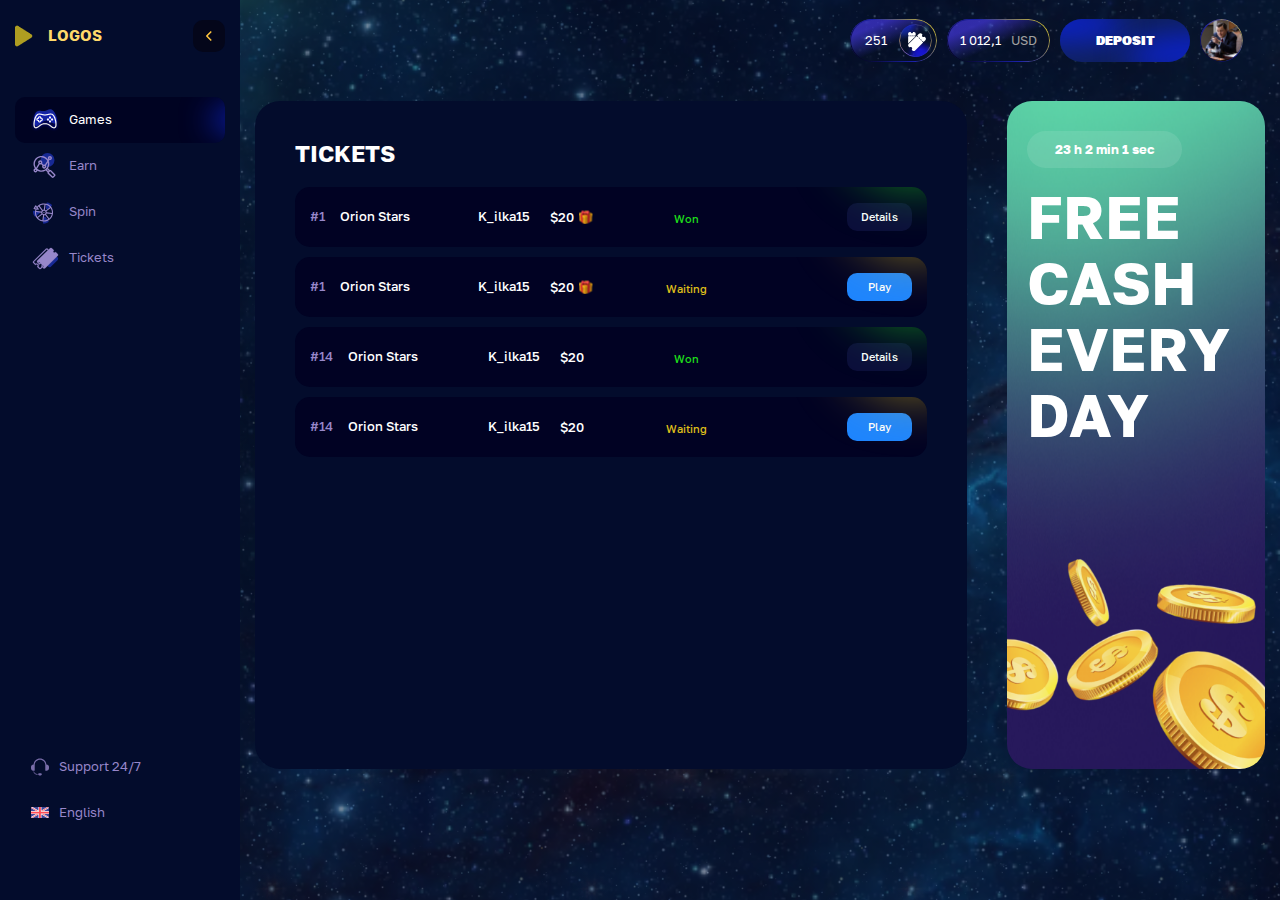
<file: tickets.html>
<!doctype html><html lang="en"><head><meta charset="UTF-8"><meta name="viewport" content="width=device-width,initial-scale=1"><link rel="shortcut icon" type="image/png" href="./favicon.jpg"><link rel="stylesheet" href="./assets/css/main.css"><meta name="format-detection" content="telephone=no"><title>Title</title></head><body><div class="app"><header class="header"><a href="index.html" class="header__logo"><img src="assets/img/Logo-mobile.png" alt="Logo"> logos</a><div class="header__right"><button class="header__item header__item_tickets gradient"><span>251</span> <svg width="33" height="33" viewBox="0 0 33 33" fill="none" xmlns="http://www.w3.org/2000/svg"><g clip-path="url(#clip0_3_8069)"><rect x="0.5" y="0.5" width="32" height="32" rx="16" stroke="url(#paint0_linear_3_8069)"/><g filter="url(#filter0_f_3_8069)"><ellipse cx="4.1249" cy="1.33514e-05" rx="10.725" ry="11.55" fill="url(#paint1_linear_3_8069)"/></g><g filter="url(#filter1_f_3_8069)"><ellipse cx="22.275" cy="33" rx="10.725" ry="11.55" fill="url(#paint2_linear_3_8069)"/></g><path d="M23.2263 10.9509C23.3075 10.8226 23.3417 10.6701 23.323 10.5194C23.3044 10.3687 23.2341 10.2292 23.1242 10.1245L22.7342 9.73449C22.3648 9.36508 21.8638 9.15755 21.3414 9.15755C20.819 9.15755 20.3179 9.36508 19.9485 9.73449L18.1564 11.5266L19.0223 12.3925C19.0569 12.4189 19.086 12.4518 19.1078 12.4894C19.1297 12.527 19.144 12.5685 19.1498 12.6116C19.1556 12.6548 19.1529 12.6986 19.1418 12.7407C19.1306 12.7827 19.1113 12.8222 19.085 12.8568C19.0317 12.9266 18.9529 12.9725 18.8658 12.9843C18.7787 12.996 18.6906 12.9727 18.6207 12.9194C18.5603 12.8916 17.6921 11.9909 17.6921 11.9909L9.81795 19.8651C9.61672 20.0435 9.45416 20.2612 9.34028 20.5048C9.22639 20.7484 9.1636 21.0128 9.15577 21.2816C9.14794 21.5504 9.19524 21.818 9.29475 22.0678C9.39426 22.3177 9.54388 22.5445 9.73438 22.7343L10.1197 23.1197C10.23 23.2326 10.3773 23.3021 10.5346 23.3153C10.6919 23.3285 10.8487 23.2846 10.9763 23.1916C11.2457 22.9975 11.5754 22.9055 11.9064 22.9322C12.2375 22.9588 12.5482 23.1024 12.783 23.3373C13.0178 23.5721 13.1614 23.8828 13.1881 24.2138C13.2148 24.5448 13.1228 24.8745 12.9286 25.1439C12.8356 25.2715 12.7917 25.4283 12.8049 25.5856C12.8182 25.743 12.8876 25.8902 13.0006 26.0005L13.3836 26.3836C13.753 26.753 14.254 26.9605 14.7765 26.9605C15.2989 26.9605 15.7999 26.753 16.1693 26.3836L24.127 18.4258C24.127 18.4258 23.224 17.5506 23.1985 17.4972C23.1673 17.4355 23.1564 17.3656 23.1673 17.2973C23.1783 17.229 23.2105 17.1659 23.2594 17.1171C23.3083 17.0682 23.3713 17.036 23.4396 17.025C23.5079 17.0141 23.5778 17.025 23.6396 17.0562C23.7394 17.0956 24.5797 17.9731 24.5797 17.9731L26.3834 16.1694C26.7528 15.8 26.9604 15.299 26.9604 14.7766C26.9604 14.2541 26.7528 13.7531 26.3834 13.3837L25.9679 12.9682C25.8624 12.8638 25.7246 12.7983 25.5771 12.7823C25.4295 12.7662 25.2809 12.8007 25.1554 12.88C24.8868 13.0457 24.5702 13.1159 24.2567 13.0793C23.9432 13.0427 23.6513 12.9013 23.4281 12.6782C23.205 12.455 23.0637 12.1631 23.027 11.8496C22.9904 11.5361 23.0606 11.2195 23.2263 10.9509ZM22.5717 15.9419C22.6333 16.0035 22.6679 16.087 22.6679 16.174C22.6679 16.2611 22.6333 16.3446 22.5717 16.4062C22.5101 16.4678 22.4266 16.5023 22.3396 16.5023C22.2525 16.5023 22.169 16.4678 22.1074 16.4062L21.4807 15.7794C21.4191 15.7178 21.3845 15.6343 21.3845 15.5473C21.3845 15.4602 21.4191 15.3767 21.4807 15.3151C21.5422 15.2536 21.6257 15.219 21.7128 15.219C21.7999 15.219 21.8834 15.2536 21.9449 15.3151L22.5717 15.9419ZM20.7958 14.166C20.8574 14.2276 20.892 14.3111 20.892 14.3982C20.892 14.4852 20.8574 14.5687 20.7958 14.6303C20.7343 14.6919 20.6508 14.7265 20.5637 14.7265C20.4766 14.7265 20.3931 14.6919 20.3316 14.6303L19.7001 13.9989C19.6386 13.9373 19.604 13.8538 19.604 13.7668C19.604 13.6797 19.6386 13.5962 19.7001 13.5346C19.7617 13.473 19.8452 13.4385 19.9323 13.4385C20.0193 13.4385 20.1029 13.473 20.1644 13.5346L20.7958 14.166ZM16.5036 12.2509C16.2784 12.2486 15.8304 12.2509 15.6075 12.2509C15.5204 12.2512 15.4367 12.2169 15.3749 12.1555C15.3131 12.0941 15.2782 12.0107 15.2779 11.9236C15.2776 11.8364 15.3119 11.7528 15.3733 11.691C15.4346 11.6291 15.5181 11.5942 15.6052 11.5939H16.6591L16.6591 9.59752C16.6579 9.15769 16.4826 8.73623 16.1716 8.42522C15.8606 8.11422 15.4391 7.93895 14.9993 7.93772L14.5838 7.9354C14.4395 7.93954 14.3005 7.99113 14.1885 8.08219C14.0764 8.17326 13.9975 8.29871 13.964 8.43914C13.9059 8.67118 13.7721 8.87718 13.5836 9.02447C13.3952 9.17176 13.1629 9.2519 12.9237 9.25217C12.6845 9.25243 12.4521 9.17281 12.2633 9.02595C12.0746 8.87908 11.9402 8.67337 11.8817 8.44147C11.849 8.29309 11.7659 8.16063 11.6466 8.06666C11.5272 7.97269 11.3789 7.92302 11.227 7.92611L10.8138 7.92612C10.3737 7.92845 9.95232 8.10432 9.64112 8.41552C9.32991 8.72673 9.15405 9.14814 9.15171 9.58824L9.14939 11.587L10.2079 11.6009C10.2951 11.6012 10.3785 11.6361 10.4399 11.6979C10.5013 11.7597 10.5356 11.8434 10.5353 11.9305C10.535 12.0176 10.5001 12.1011 10.4382 12.1625C10.3764 12.2238 10.2927 12.2582 10.2056 12.2578L9.15171 12.2578L9.15635 19.6074L16.5036 12.2509ZM13.2374 11.9236C13.2372 11.8802 13.2456 11.8373 13.2621 11.7972C13.2786 11.7571 13.3029 11.7207 13.3335 11.6901C13.3642 11.6594 13.4006 11.6352 13.4407 11.6187C13.4807 11.6022 13.5237 11.5937 13.567 11.5939L14.2936 11.5962C14.3803 11.5965 14.4634 11.6311 14.5248 11.6924C14.5861 11.7537 14.6207 11.8368 14.6209 11.9236C14.6207 12.0103 14.5861 12.0934 14.5248 12.1547C14.4634 12.2161 14.3803 12.2506 14.2936 12.2509L13.5647 12.2509C13.478 12.2506 13.3949 12.2161 13.3335 12.1547C13.2722 12.0934 13.2376 12.0103 13.2374 11.9236ZM11.1992 11.9236C11.199 11.8802 11.2074 11.8373 11.2239 11.7972C11.2404 11.7571 11.2647 11.7207 11.2953 11.6901C11.326 11.6594 11.3624 11.6352 11.4025 11.6187C11.4425 11.6022 11.4855 11.5937 11.5288 11.5939L12.2531 11.5939C12.3405 11.5939 12.4244 11.6287 12.4862 11.6905C12.548 11.7523 12.5827 11.8361 12.5827 11.9236C12.5827 12.011 12.548 12.0948 12.4862 12.1567C12.4244 12.2185 12.3405 12.2532 12.2531 12.2532L11.5358 12.2602C11.4913 12.2613 11.447 12.2534 11.4056 12.2369C11.3643 12.2204 11.3267 12.1956 11.2952 12.1641C11.2637 12.1326 11.239 12.0951 11.2225 12.0537C11.206 12.0124 11.198 11.9681 11.1992 11.9236Z" fill="white"/></g><defs><filter id="filter0_f_3_8069" x="-12.8001" y="-17.75" width="33.85" height="35.5" filterUnits="userSpaceOnUse" color-interpolation-filters="sRGB"><feFlood flood-opacity="0" result="BackgroundImageFix"/><feBlend mode="normal" in="SourceGraphic" in2="BackgroundImageFix" result="shape"/><feGaussianBlur stdDeviation="3.1" result="effect1_foregroundBlur_3_8069"/></filter><filter id="filter1_f_3_8069" x="5.35005" y="15.25" width="33.85" height="35.5" filterUnits="userSpaceOnUse" color-interpolation-filters="sRGB"><feFlood flood-opacity="0" result="BackgroundImageFix"/><feBlend mode="normal" in="SourceGraphic" in2="BackgroundImageFix" result="shape"/><feGaussianBlur stdDeviation="3.1" result="effect1_foregroundBlur_3_8069"/></filter><linearGradient id="paint0_linear_3_8069" x1="19.745" y1="-3.07627" x2="4.79818" y2="36.8741" gradientUnits="userSpaceOnUse"><stop offset="0.124267" stop-color="white" stop-opacity="0.15"/><stop offset="0.464" stop-color="#FFCB4D" stop-opacity="0.6"/><stop offset="0.9999" stop-color="#4131FF"/></linearGradient><linearGradient id="paint1_linear_3_8069" x1="4.1249" y1="-11.55" x2="4.1249" y2="11.55" gradientUnits="userSpaceOnUse"><stop stop-color="#1B08F3"/><stop offset="1" stop-color="#10328B"/></linearGradient><linearGradient id="paint2_linear_3_8069" x1="22.275" y1="21.45" x2="22.275" y2="44.55" gradientUnits="userSpaceOnUse"><stop stop-color="#1B08F3"/><stop offset="1" stop-color="#10328B"/></linearGradient><clipPath id="clip0_3_8069"><rect width="33" height="33" rx="16.5" fill="white"/></clipPath></defs></svg></button> <button class="header__item header__item_usdt gradient"><span>1 012,1</span> <span class="header__currency">USD</span></button> <a href="deposit.html" class="header__item btn"><span class="btn__text">Deposit</span> </a><button class="header__item gradient header__avatar-wrapper"><a href="account.html" class="header__avatar"><img src="assets/img/avatar.jpg" alt="Avatar"> </a><svg width="10" height="6" viewBox="0 0 10 6" fill="none" xmlns="http://www.w3.org/2000/svg"><path fill-rule="evenodd" clip-rule="evenodd" d="M4.46857 5.535L0.469238 1.53109L1.5305 0.471035L4.99929 3.94379L8.46933 0.470947L9.53042 1.53118L5.52975 5.53508C5.38907 5.67588 5.19818 5.75499 4.99914 5.75497C4.80011 5.75495 4.60924 5.67582 4.46857 5.535Z" fill="#FFC53E"/></svg></button></div></header><div class="warnings"><div class="warnings__container container"><div class="warnings__item done"><div class="warnings__img"></div><div class="title">Done</div><p>costumed shooting in photo zones with professional photographers</p><button class="btn"><span>PLAY</span></button> <button class="warnings__btn">Cancel</button></div><div class="warnings__item info"><div class="warnings__img"></div><div class="title">Done</div><p>costumed shooting in photo zones with professional photographers</p><button class="btn"><span>PLAY</span></button> <button class="warnings__btn">Cancel</button></div><div class="warnings__item warning"><div class="warnings__img"></div><div class="title">Done</div><p>costumed shooting in photo zones with professional photographers</p><button class="btn"><span>PLAY</span></button> <button class="warnings__btn">Cancel</button></div></div></div><div class="mobile-wallet loading"><button class="mobile-wallet__close-btn"></button><div class="mobile-wallet__loaded"><h2 class="title"><img src="assets/img/wallet.png" alt="Wallet">USDT</h2><div class="mobile-wallet__tabs"><button class="mobile-wallet__btn active"><span>Deposit</span></button> <button class="mobile-wallet__btn"><span>Cashout</span></button></div><div class="mobile-wallet__content"><div class="mobile-wallet__deposit"><div class="mobile-wallet__field"><h3 class="mobile-wallet__title">Select network</h3><div class="mobile-wallet__select-field"><select name="deposit-select" id="deposit-select" class="mobile-wallet__select"><option disabled="disabled" selected="selected">Select Network</option></select></div></div><div class="mobile-wallet__field qr"><div class="mobile-wallet__qr"><img src="assets/img/qr.png" alt="QR"></div></div><div class="mobile-wallet__field"><div class="mobile-wallet__warning attention"><span>Fee</span> <span>0,000021</span></div><div class="mobile-wallet__warning"><span>Minimum Deposit:</span> <span>0,0000</span></div></div></div><div class="mobile-wallet__cashout active"><div class="mobile-wallet__field"><h3 class="mobile-wallet__title">Select network</h3><div class="mobile-wallet__input-field"><input type="text" class="mobile-wallet__input" placeholder="bc1qzmu0jxswuvuay8n6hcl5z98ufmx2avsfntl7wh"></div></div><div class="mobile-wallet__field"><h3 class="mobile-wallet__title">Select network</h3><div class="mobile-wallet__input-field"><span class="mobile-wallet__error">invalid value</span> <input type="text" class="mobile-wallet__input error" placeholder="0,0001"> <span>Amount USD</span></div><div class="mobile-wallet__input-field"><input type="text" class="mobile-wallet__input" placeholder="0,0241"> <span>Amount crypto total</span></div></div><div class="mobile-wallet__field"><div class="mobile-wallet__warning attention"><span>Tax:</span> <span>0,000021</span></div><button class="btn"><span>Cashout 0,003</span></button></div></div></div></div><div class="mobile-wallet__loading"><h2 class="title"><img src="assets/img/wallet.png" alt="Wallet"><div class="mobile-wallet__line"></div></h2><div class="mobile-wallet__tabs"></div><div class="mobile-wallet__content"><div class="mobile-wallet__deposit"><div class="mobile-wallet__field"><h3 class="mobile-wallet__title"><div class="mobile-wallet__line mobile-wallet__line_grey"></div><div class="mobile-wallet__line mobile-wallet__line_grey"></div></h3><div class="mobile-wallet__tabs"><div class="mobile-wallet__line"></div><div class="mobile-wallet__line"></div></div></div><div class="mobile-wallet__field qr"><div class="mobile-wallet__qr"></div></div><div class="mobile-wallet__field"><div class="mobile-wallet__warning"><div class="mobile-wallet__line mobile-wallet__line_small mobile-wallet__line_grey"></div><div class="mobile-wallet__line"></div></div><div class="mobile-wallet__warning"><div class="mobile-wallet__line mobile-wallet__line_grey"></div><div class="mobile-wallet__line mobile-wallet__line_grey"></div><div class="mobile-wallet__line"></div></div></div></div></div></div></div><div class="ticket"><div class="ticket__container container main__block"><h3 class="title">YOUR TICKET READY</h3><p>Lorem Ipsum is simply dummy text of the printing and typesetting industry.</p><form action="#" class="form ticket__form"><div class="form__field"><h4 class="form__title">Login</h4><div class="form__input-field"><input type="text" class="form__input" placeholder="Login"> <button class="form__copy-btn"></button></div></div><div class="form__field"><h4 class="form__title">Password</h4><div class="form__input-field"><input type="password" class="form__input" placeholder="Password"> <button class="form__copy-btn"></button></div></div><div class="form__message">Sign up or take a screenshot of the page</div><button class="btn"><span>PLAY</span></button></form></div></div><div class="nav"><div class="nav__deposit-btn"><a href="#"><img src="assets/img/svg/deposit-menu.svg" alt="Deposit"></a></div><nav class="menu"><div class="menu__top"><div class="menu__logo-block"><a href="index.html" class="menu__logo"><img src="assets/img/Logo.png" alt="Logo"> <span>logos</span> </a><button class="menu__back-btn"><svg width="6" height="10" viewBox="0 0 6 10" fill="none" xmlns="http://www.w3.org/2000/svg"><path fill-rule="evenodd" clip-rule="evenodd" d="M0.222079 4.45897L4.72415 -4.61433e-08L5.7797 1.06575L1.81556 4.99194L5.77978 8.91952L4.72406 9.98509L0.22199 5.52464C0.0798132 5.38377 -0.000164736 5.19193 -0.000148038 4.99179C-0.00013134 4.79165 0.0798786 4.59981 0.222079 4.45897Z" fill="#FFC53E"/></svg></button></div><ul><li class="menu__item active"><a class="menu__link" href="games.html"><div class="menu__svg"><svg width="34" height="29" viewBox="0 0 34 29" fill="none" xmlns="http://www.w3.org/2000/svg"><path class="menu__svg-blue" d="M31.3648 12.3449C31.0917 10.797 30.5889 9.10713 29.9611 7.53688C29.3422 6.03431 28.6329 4.64687 27.8641 3.61148C24.8982 -0.234513 22.3544 0.752821 19.314 1.97733C18.3423 2.34562 17.3058 2.75681 16.2125 3.00329L15.8667 3.04859C14.7469 3.092 13.6394 2.96166 12.6056 2.85609C9.35683 2.48984 6.64009 2.15717 4.76927 6.67117C4.29314 7.86963 3.93051 9.39749 3.75408 11.0042C3.55193 12.6832 3.50141 14.4456 3.6362 16.0116C3.79315 17.7468 4.13009 18.9765 4.62574 19.8066C5.11253 20.5691 5.73231 21.0043 6.48509 21.1123C7.16427 21.1954 7.91616 21.0281 8.66716 20.5855C9.94483 19.8673 11.3502 18.5126 12.6899 16.9257C13.6289 15.7698 15.568 14.9994 17.5736 14.7367C19.5793 14.474 21.6514 14.719 22.8564 15.5939C24.5597 16.7823 26.2665 17.7292 27.686 18.0941C28.5213 18.2945 29.2953 18.2964 29.9302 18.0411C30.5952 17.7475 31.121 17.1966 31.3861 16.2668C31.6556 15.3708 31.6645 14.0959 31.3648 12.3449Z" fill="#172994"/><g><path d="M30.985 18.4484C30.9152 16.8782 30.6362 15.1373 30.2177 13.4988C29.7992 11.9286 29.2761 10.4608 28.6483 9.33429C26.2071 5.13565 23.5566 5.78422 20.3829 6.60347C19.3715 6.84242 18.2904 7.1155 17.1744 7.21791H16.8256C15.7096 7.1155 14.6285 6.84242 13.6171 6.60347C10.4435 5.81836 7.79295 5.13565 5.35169 9.36843C4.72394 10.4949 4.16593 11.9627 3.7823 13.5329C3.3638 15.1714 3.0848 16.9123 3.01505 18.4826C2.9453 20.2235 3.11968 21.4865 3.5033 22.374C3.88693 23.1932 4.44493 23.7053 5.17731 23.9101C5.83994 24.0807 6.6072 24.0125 7.40933 23.6711C8.76946 23.125 10.3388 21.9644 11.8734 20.5648C12.9545 19.5407 14.9772 19.0287 17 19.0287C19.0228 19.0287 21.0455 19.5407 22.1267 20.5648C23.6612 21.9644 25.2306 23.125 26.5907 23.6711C27.3928 23.9783 28.1601 24.0807 28.8227 23.9101C29.5202 23.7053 30.1131 23.2274 30.4967 22.3398C30.8803 21.4865 31.0547 20.2235 30.985 18.4484ZM29.311 21.8619C29.1017 22.3398 28.8227 22.6129 28.474 22.7153C28.0903 22.8177 27.6021 22.7495 27.0441 22.5447C25.8234 22.0668 24.3936 21.0086 22.9985 19.7114C21.6733 18.4143 19.3366 17.7657 17 17.7657C14.6634 17.7657 12.3267 18.4143 10.9666 19.6432C9.53671 20.9403 8.10683 22.0326 6.92107 22.4764C6.36307 22.6812 5.87482 22.7836 5.49119 22.6471C5.14244 22.5447 4.86344 22.2716 4.65418 21.7937C4.37518 21.1451 4.23568 20.0869 4.30543 18.5167C4.37518 17.0489 4.61931 15.3762 5.03781 13.806C5.42144 12.3382 5.90969 10.9728 6.50257 9.94873C8.42071 6.56934 10.6527 7.1155 13.3032 7.79821C14.3844 8.07129 15.5004 8.34437 16.721 8.44678H17.2441C18.4996 8.34437 19.6157 8.07129 20.6968 7.79821C23.3473 7.14964 25.5793 6.56934 27.4974 9.94873C28.0903 10.9728 28.5786 12.3041 28.9622 13.806C29.3458 15.3762 29.6248 17.0147 29.6946 18.5167C29.7643 20.0869 29.6248 21.1451 29.311 21.8619Z" fill="#9787CA"/><path d="M13.7915 11.792C13.4427 11.4848 13.0242 11.2458 12.536 11.2117C12.5011 10.7679 12.2918 10.3242 11.978 10.017L11.9431 9.98283C11.5595 9.60734 11.0712 9.40253 10.5132 9.40253C9.9552 9.40253 9.43207 9.64147 9.08332 9.98283C8.76944 10.29 8.52531 10.7338 8.49044 11.2117C8.00219 11.2458 7.58368 11.4506 7.23493 11.7579L7.20006 11.792C6.81643 12.1675 6.60718 12.6454 6.60718 13.1915C6.60718 13.7377 6.8513 14.2497 7.20006 14.5911C7.54881 14.9324 7.96731 15.1373 8.49044 15.1714C8.52531 15.6493 8.73457 16.093 9.08332 16.4003C9.46694 16.7758 9.9552 16.9806 10.5132 16.9806C11.0712 16.9806 11.5943 16.7416 11.9431 16.4003C12.257 16.0589 12.5011 15.6493 12.536 15.1714C13.0242 15.1373 13.4776 14.9324 13.7915 14.5911C14.1751 14.2156 14.3843 13.7377 14.3843 13.1915C14.3843 12.6454 14.1402 12.1334 13.7915 11.792ZM12.9196 13.7036C12.7801 13.8401 12.6057 13.9084 12.3965 13.9084H11.9082C11.5595 13.9084 11.2456 14.1815 11.2456 14.557V15.0007C11.2456 15.2055 11.1758 15.3762 11.0363 15.5127C10.8968 15.6493 10.7225 15.7176 10.5132 15.7176C10.3039 15.7176 10.1296 15.6493 9.99007 15.5127C9.85057 15.3762 9.78082 15.2055 9.78082 15.0007V14.5228C9.78082 14.1815 9.50182 13.8742 9.11819 13.8742H8.62994C8.42069 13.8742 8.24631 13.806 8.10681 13.6694C8.00219 13.567 7.89756 13.3964 7.89756 13.1915C7.89756 12.9867 7.96731 12.8161 8.10681 12.6795L8.14169 12.6454C8.28119 12.543 8.45556 12.4747 8.62994 12.4747H9.11819C9.46694 12.4747 9.78082 12.2016 9.78082 11.8261V11.3482C9.78082 11.1434 9.85057 10.9727 9.99007 10.8362C10.1296 10.6997 10.3039 10.6314 10.5132 10.6314C10.7225 10.6314 10.8968 10.6997 11.0363 10.8362L11.0712 10.8703C11.1758 11.0069 11.2456 11.1776 11.2456 11.3482V11.8261C11.2456 12.1675 11.5246 12.4747 11.9082 12.4747H12.3965C12.6057 12.4747 12.7801 12.543 12.9196 12.6795C13.0591 12.8161 13.1288 12.9867 13.1288 13.1915C13.1288 13.3964 13.0591 13.567 12.9196 13.7036Z" fill="#9787CA"/><path d="M23.0683 11.9627C23.7424 11.9627 24.2889 11.4278 24.2889 10.768C24.2889 10.1081 23.7424 9.57324 23.0683 9.57324C22.3942 9.57324 21.8477 10.1081 21.8477 10.768C21.8477 11.4278 22.3942 11.9627 23.0683 11.9627Z" fill="#9787CA"/><path d="M23.0683 16.8099C23.7424 16.8099 24.2889 16.275 24.2889 15.6151C24.2889 14.9553 23.7424 14.4204 23.0683 14.4204C22.3942 14.4204 21.8477 14.9553 21.8477 15.6151C21.8477 16.275 22.3942 16.8099 23.0683 16.8099Z" fill="#9787CA"/><path d="M20.5922 14.3863C21.2664 14.3863 21.8128 13.8514 21.8128 13.1916C21.8128 12.5317 21.2664 11.9968 20.5922 11.9968C19.9181 11.9968 19.3716 12.5317 19.3716 13.1916C19.3716 13.8514 19.9181 14.3863 20.5922 14.3863Z" fill="#9787CA"/><path d="M25.5444 14.3863C26.2185 14.3863 26.765 13.8514 26.765 13.1916C26.765 12.5317 26.2185 11.9968 25.5444 11.9968C24.8702 11.9968 24.3237 12.5317 24.3237 13.1916C24.3237 13.8514 24.8702 14.3863 25.5444 14.3863Z" fill="#9787CA"/></g></svg></div><span>Games</span></a></li><li class="menu__item"><a class="menu__link" href="earn.html"><div class="menu__svg"><svg width="28" height="26" viewBox="0 0 28 26" fill="none" xmlns="http://www.w3.org/2000/svg"><circle class="menu__svg-blue" cx="16.5" cy="7" r="7" fill="#172994"/><g><path d="M24.0921 21.2126L20.1207 17.3588C19.8634 17.1091 19.5238 16.9753 19.1638 16.9799C19.0461 16.9817 18.9292 16.9988 18.8159 17.0307L17.023 15.291C18.442 13.1447 18.7289 10.4164 17.7897 8.02233L18.4049 7.06366C18.5636 7.10218 18.7262 7.12169 18.8895 7.12175C20.0258 7.12175 20.9502 6.19728 20.9502 5.06097C20.9502 3.92471 20.0258 3.00028 18.8895 3.00028C17.7532 3.00028 16.8288 3.92471 16.8288 5.06097C16.8288 5.53122 16.9874 5.96486 17.2535 6.31205L17.0628 6.60931C16.909 6.37254 16.7428 6.14411 16.5648 5.92499C15.2307 4.28354 13.3373 3.25989 11.2333 3.04251C9.12918 2.82518 7.06656 3.44015 5.42511 4.7742C3.78361 6.10821 2.75988 8.00167 2.54255 10.1057C2.34829 11.9862 2.81944 13.8334 3.87411 15.3767C3.07463 15.6603 2.50035 16.4238 2.50035 17.3192C2.50035 18.4555 3.42478 19.38 4.56105 19.38C5.51886 19.38 6.32612 18.7231 6.55609 17.8362C7.48404 18.3547 8.51649 18.6838 9.60567 18.7964C9.8829 18.825 10.1593 18.8392 10.4343 18.8392C11.9699 18.8392 13.4561 18.3962 14.7413 17.5557L16.5182 19.2618C16.4411 19.4383 16.4029 19.6293 16.4061 19.8219C16.4115 20.1816 16.5562 20.5173 16.8135 20.7669L20.785 24.6207C21.0458 24.8738 21.3838 24.9997 21.7214 24.9997C22.0726 24.9997 22.4235 24.8634 22.6868 24.5921L24.1206 23.1144C24.6371 22.5822 24.6243 21.7292 24.0921 21.2126ZM18.8894 4.37528C19.2676 4.37528 19.5752 4.68289 19.5752 5.06101C19.5752 5.43918 19.2676 5.74684 18.8894 5.74684C18.5113 5.74684 18.2037 5.43918 18.2037 5.06101C18.2037 4.68289 18.5113 4.37528 18.8894 4.37528ZM17.7291 17.892L17.4145 18.2162L15.8334 16.6981C15.9468 16.592 16.0568 16.4834 16.1627 16.372L17.7291 17.892ZM3.91024 10.247C4.08985 8.50827 4.93578 6.9436 6.29226 5.8412C7.47003 4.88394 8.91004 4.3748 10.4072 4.3748C10.6343 4.3748 10.8629 4.38653 11.0919 4.41021C12.8306 4.58986 14.3953 5.43579 15.4977 6.79223C15.779 7.1381 16.0243 7.51179 16.2297 7.90748L13.8173 11.6666C13.6073 11.5963 13.3874 11.5605 13.166 11.5605C12.9255 11.5603 12.6868 11.6024 12.4609 11.6849L11.1086 10.2316C11.2475 9.94956 11.3195 9.63937 11.3193 9.32502C11.3193 8.18875 10.3948 7.26432 9.25848 7.26432C8.12221 7.26432 7.19778 8.18875 7.19778 9.32502C7.19778 9.81215 7.36807 10.2601 7.6517 10.6132L5.0936 14.7213C4.16389 13.4226 3.74469 11.8494 3.91024 10.247ZM13.1661 12.9354C13.5442 12.9354 13.8518 13.243 13.8518 13.6212C13.8518 13.9993 13.5442 14.307 13.1661 14.307C12.7879 14.307 12.4803 13.9993 12.4803 13.6212C12.4803 13.243 12.7879 12.9354 13.1661 12.9354ZM8.57278 9.32498C8.57278 8.94685 8.8804 8.63924 9.25852 8.63924C9.63669 8.63924 9.94434 8.94685 9.94434 9.32498C9.94434 9.7031 9.63669 10.0108 9.25852 10.0108C8.88035 10.0108 8.57278 9.70314 8.57278 9.32498ZM4.56109 18.005C4.18297 18.005 3.87535 17.6974 3.87535 17.3192C3.87535 16.9411 4.18297 16.6335 4.56109 16.6335C4.93922 16.6335 5.24687 16.9411 5.24687 17.3192C5.24687 17.6974 4.93922 18.005 4.56109 18.005ZM10.4317 17.4641C10.2046 17.4641 9.97601 17.4523 9.74699 17.4287C8.35227 17.2846 7.06974 16.7113 6.04777 15.7901L8.8199 11.3383C8.96397 11.3697 9.11101 11.3856 9.25848 11.3857C9.55814 11.3859 9.8542 11.3204 10.1258 11.1937L11.3991 12.5621C11.2065 12.8818 11.105 13.248 11.1054 13.6212C11.1054 14.7575 12.0298 15.6819 13.1661 15.6819C14.3024 15.6819 15.2268 14.7575 15.2268 13.6212C15.2271 13.2301 15.1154 12.8471 14.905 12.5175L16.8155 9.54033C17.314 11.8708 16.5195 14.3943 14.5466 15.9976C13.3689 16.9549 11.9289 17.4641 10.4317 17.4641ZM21.721 23.613L17.7926 19.801L19.1846 18.3664L23.113 22.1784L21.721 23.613Z" fill="#9787CA"/></g></svg></div><span>Earn</span></a></li><li class="menu__item"><a class="menu__link" href="spin.html"><div class="menu__svg"><svg width="34" height="30" viewBox="0 0 34 30" fill="none" xmlns="http://www.w3.org/2000/svg"><path class="menu__svg-blue" d="M17.9708 10.2304L18.7607 4.3057C18.827 3.8089 19.2525 3.43066 19.7496 3.49455C22.0158 3.78578 24.0018 5.14164 25.1685 6.21382C25.5791 6.59121 25.5259 7.22996 25.0975 7.587L20.3789 11.5192C20.0737 11.7735 19.6468 11.8231 19.2915 11.6454L18.5148 11.257C18.1329 11.0661 17.9144 10.6537 17.9708 10.2304Z" fill="#172994"/><path class="menu__svg-blue" d="M10.2696 16.7353L5.52158 20.3662C5.12344 20.6706 4.55508 20.6372 4.24874 20.2405C2.85227 18.4322 2.40666 16.0691 2.33985 14.486C2.31633 13.9287 2.80563 13.5147 3.36105 13.5652L9.47808 14.1213C9.87374 14.1572 10.2106 14.424 10.3362 14.8009L10.6108 15.6247C10.7458 16.0298 10.6088 16.476 10.2696 16.7353Z" fill="#172994"/><path class="menu__svg-blue" d="M17.6739 21.2119L21.3048 25.9599C21.6092 26.3581 21.5758 26.9264 21.1791 27.2328C19.3708 28.6292 17.0077 29.0748 15.4246 29.1417C14.8673 29.1652 14.4533 28.6759 14.5038 28.1205L15.0599 22.0034C15.0958 21.6078 15.3626 21.2709 15.7395 21.1453L16.5633 20.8707C16.9684 20.7357 17.4145 20.8727 17.6739 21.2119Z" fill="#172994"/><g><path d="M16.3388 15.9136C16.5241 15.5926 16.4142 15.1822 16.0932 14.9969C15.7723 14.8116 15.3619 14.9216 15.1766 15.2425C14.9913 15.5635 15.1012 15.9739 15.4222 16.1592C15.7431 16.3445 16.1535 16.2345 16.3388 15.9136Z" fill="#9787CA"/><path d="M7.30262 8.50744L6.29104 7.18354C6.22403 7.09569 6.13636 7.02575 6.03581 6.97995C5.93526 6.93415 5.82495 6.91389 5.71469 6.921C5.60443 6.9281 5.49764 6.96233 5.40379 7.02065C5.30995 7.07897 5.23197 7.15957 5.17679 7.25529L3.25955 10.576C3.20425 10.6717 3.17344 10.7795 3.16985 10.89C3.16626 11.0004 3.19002 11.11 3.239 11.209C3.28798 11.3081 3.36067 11.3935 3.45061 11.4576C3.54055 11.5218 3.64495 11.5628 3.75454 11.5769L5.40686 11.791C4.68582 13.7623 4.54262 15.8985 4.99412 17.9484C5.44561 19.9984 6.47302 21.8768 7.95554 23.3627C9.43806 24.8487 11.314 25.8805 13.3629 26.3368C15.4117 26.7931 17.5483 26.6549 19.5213 25.9385C21.4943 25.2221 23.2217 23.9572 24.5005 22.2926C25.7792 20.628 26.5561 18.6329 26.7397 16.5419C26.9234 14.4509 26.5062 12.3509 25.5372 10.4889C24.5682 8.62693 23.0877 7.0803 21.2698 6.03091C19.0262 4.72031 16.3898 4.24983 13.8313 4.70347C11.2728 5.15712 8.95887 6.50535 7.30262 8.50744ZM20.5988 7.19317C21.5045 7.71592 22.3191 8.3827 23.0104 9.16733L17.9563 13.0454C17.6334 12.7627 17.2581 12.546 16.8518 12.4077L17.6849 6.08115C18.7094 6.29364 19.6932 6.66909 20.5988 7.19317ZM16.3547 5.90115L15.5202 12.2317C15.0931 12.2626 14.6757 12.3745 14.2903 12.5613L10.4042 7.49673C12.1585 6.32543 14.2498 5.76468 16.3547 5.90115ZM17.5012 16.5846C17.3021 16.9294 17.0052 17.2074 16.6481 17.3835C16.291 17.5596 15.8897 17.6259 15.495 17.5739C15.1003 17.522 14.7298 17.3541 14.4304 17.0916C14.1311 16.8291 13.9163 16.4837 13.8133 16.0991C13.7102 15.7145 13.7235 15.308 13.8515 14.931C13.9795 14.5539 14.2164 14.2233 14.5323 13.981C14.8481 13.7386 15.2288 13.5953 15.6261 13.5693C16.0234 13.5432 16.4195 13.6356 16.7643 13.8347C17.2262 14.102 17.5632 14.5417 17.7013 15.0573C17.8395 15.5728 17.7675 16.1221 17.5012 16.5846ZM5.83577 8.79802L7.27326 10.6795L4.92509 10.3754L5.83577 8.79802ZM8.69805 12.2172C8.82943 12.2343 8.96294 12.2121 9.08174 12.1535C9.20053 12.0948 9.29928 12.0022 9.36553 11.8875C9.43177 11.7727 9.46255 11.641 9.45397 11.5087C9.44539 11.3765 9.39784 11.2498 9.31731 11.1446L8.14009 9.60374C8.50155 9.14056 8.90382 8.71074 9.34207 8.31942L13.2249 13.3798C12.9423 13.7025 12.7258 14.0776 12.5876 14.4836L6.26376 13.6512C6.38352 13.076 6.55463 12.5127 6.77502 11.9681L8.69805 12.2172ZM6.08357 14.9817L12.4114 15.8156C12.4424 16.2427 12.5542 16.6601 12.741 17.0455L7.67582 20.9335C6.50513 19.1784 5.9453 17.0866 6.08291 14.9814L6.08357 14.9817ZM10.9167 23.9629C10.0101 23.4407 9.19306 22.7765 8.4968 21.9955L13.5592 18.1107C13.8821 18.3934 14.2574 18.6101 14.6637 18.7484L13.8322 25.0644C12.8071 24.858 11.8223 24.4859 10.9167 23.9629ZM15.1628 25.2384L15.9953 18.9244C16.4225 18.8935 16.8398 18.7816 17.2252 18.5948L21.103 23.647C19.3466 24.8047 17.2627 25.363 15.1628 25.2384ZM22.169 22.8306L18.2906 17.7763C18.5732 17.4536 18.7897 17.0785 18.9279 16.6725L25.2443 17.5041C24.828 19.5676 23.748 21.4383 22.169 22.8306ZM25.4183 16.1727L19.1041 15.3405C19.0732 14.9134 18.9613 14.496 18.7745 14.1106L23.8277 10.2334C24.9849 11.9896 25.5429 14.0731 25.4183 16.1727Z" fill="#9787CA"/></g></svg></div><span>Spin</span></a></li><li class="menu__item"><a class="menu__link" href="tickets.html"><div class="menu__svg"><svg width="27" height="23" viewBox="0 0 27 23" fill="none" xmlns="http://www.w3.org/2000/svg"><path class="menu__svg-blue" d="M20.2006 7.04115L13.3386 14.1573C12.5954 14.928 12.6065 16.152 13.3636 16.9091L16.0658 19.6113C16.8368 20.3823 18.0834 20.3936 18.8683 19.6367L25.5339 13.2092C26.3393 12.4326 26.3509 11.1464 25.5598 10.3553L22.2273 7.02273C21.6655 6.46092 20.7521 6.46923 20.2006 7.04115Z" fill="#172994"/><g><path d="M16.6784 13.6636C16.7848 13.6472 16.8835 13.5983 16.9603 13.5235C17.0371 13.4486 17.088 13.3517 17.1053 13.2463C17.1225 13.1408 17.1051 13.0329 17.0558 12.938C17.0065 12.8431 16.928 12.7662 16.8319 12.7182L16.8317 12.7181L15.4355 12.0228L16.6784 13.6636ZM16.6784 13.6636L15.1296 13.9033M16.6784 13.6636L15.1296 13.9033M15.1296 13.9033L14.8868 15.4147L14.8867 15.4148C14.8696 15.5203 14.8188 15.6173 14.7421 15.6923C14.6655 15.7671 14.5671 15.816 14.4608 15.8326L15.1296 13.9033ZM14.6045 12.9666C14.4981 12.9831 14.3993 13.032 14.3225 13.107C14.2457 13.1819 14.1948 13.279 14.1776 13.3845L14.1776 13.3845L14.1209 13.7327L13.9559 13.4161L13.9559 13.4161C13.9127 13.3333 13.847 13.264 13.7665 13.2158C13.686 13.1676 13.5936 13.1421 13.4995 13.1421L13.4975 13.1421L14.2763 13.4006C14.29 13.3165 14.3306 13.2387 14.3923 13.1785C14.454 13.1183 14.5337 13.0788 14.6198 13.0655L15.109 12.9893L14.9541 12.9122L14.6045 12.9666ZM14.6045 12.9666L14.6198 13.0654L14.6044 12.9667L14.6045 12.9666ZM13.2488 12.0624L13.5708 12.2224C13.5708 12.2224 13.5709 12.2224 13.5709 12.2224L13.2488 12.0624ZM13.2488 12.0624L13.4111 12.3731L13.4111 12.3732C13.4605 12.4681 13.478 12.576 13.4609 12.6814C13.4438 12.7868 13.393 12.8839 13.3163 12.9588C13.3163 12.9588 13.3163 12.9588 13.3163 12.9588L13.065 13.2045M18.0291 8.07628L17.9559 8.14779L18.0291 8.21935L18.6126 8.78967L18.6824 8.85795L18.7523 8.78972L19.3362 8.2198L19.4094 8.1483L19.3362 8.07674L18.7528 7.50637L18.6829 7.43808L18.613 7.50632L18.0291 8.07628ZM16.8612 6.93556L16.7879 7.00711L16.8612 7.07866L17.4451 7.64882L17.515 7.71705L17.5848 7.64881L18.1685 7.07869L18.2417 7.00716L18.1685 6.93563L17.5848 6.36546L17.515 6.29721L17.4451 6.36544L16.8612 6.93556ZM15.6938 5.79574L15.6206 5.86729L15.6938 5.93883L16.2777 6.50895L16.3476 6.57717L16.4175 6.50893L17.0011 5.93882L17.0744 5.86729L17.0011 5.79575L16.4175 5.22559L16.3476 5.15734L16.2777 5.22557L15.6938 5.79574ZM20.364 10.3571L20.2907 10.4286L20.364 10.5001L20.9479 11.0703L21.0177 11.1385L21.0876 11.0703L21.6713 10.5001L21.7445 10.4286L21.6713 10.3571L21.0876 9.7869L21.0177 9.71865L20.9479 9.78689L20.364 10.3571ZM19.1964 9.2166L19.1232 9.28815L19.1965 9.35967L19.7804 9.92978L19.8503 9.99802L19.9201 9.92976L20.5038 9.35944L20.577 9.2879L20.5037 9.21637L19.9199 8.64621L19.85 8.57796L19.7801 8.64623L19.1964 9.2166ZM14.3802 15.8392H14.3803L11.7837 10.6262C11.722 10.6864 11.6814 10.7641 11.6677 10.8482C11.6541 10.9324 11.6681 11.0185 11.7077 11.0944L11.619 11.1406L11.619 11.1406C11.619 11.1406 11.619 11.1407 11.619 11.1407L12.3276 12.5028L11.221 13.5837C11.2209 13.5838 11.2208 13.5839 11.2207 13.584C11.143 13.6587 11.0912 13.756 11.0735 13.8619C11.0558 13.968 11.0731 14.0768 11.1229 14.1724C11.1726 14.2679 11.2519 14.345 11.349 14.3929C11.4459 14.4408 11.5557 14.4572 11.6626 14.4399C11.6627 14.4399 11.6629 14.4399 11.663 14.4399L13.2119 14.2008L13.9243 15.5654C13.9675 15.6481 14.0331 15.7173 14.1135 15.7655C14.1939 15.8137 14.2862 15.8391 14.3802 15.8392ZM14.8148 10.0732L13.7062 11.1567L15.4114 9.97758C15.4114 9.97757 15.4113 9.97756 15.4113 9.97755C15.3144 9.92941 15.2045 9.91278 15.0975 9.92988C14.9905 9.94697 14.8916 9.99692 14.8152 10.0729C14.8151 10.073 14.815 10.0731 14.8148 10.0732Z" fill="#9787CA" stroke="#9787CA" stroke-width="0.2"/><path d="M11.9395 20.4333L11.9395 20.4334C12.0617 20.5528 12.261 20.5529 12.3834 20.4333L24.961 8.14773L24.9613 8.1458L24.984 8.12359C25.105 8.00529 25.1049 7.81449 24.9841 7.69651L24.9841 7.6965L23.5509 6.29654C22.7023 6.80233 21.6044 6.67831 20.896 5.98626L20.9659 5.91473L20.896 5.98625C20.1878 5.29437 20.0594 4.22113 20.5761 3.3904L19.1464 1.99612L19.1464 1.99607C19.0878 1.9389 19.008 1.90626 18.9243 1.90625L11.9395 20.4333ZM11.9395 20.4333L10.5097 19.0367C11.0254 18.2057 10.8962 17.1329 10.1881 16.4417L10.188 16.4416M11.9395 20.4333L10.188 16.4416M10.188 16.4416C9.47935 15.7517 8.38372 15.6277 7.53511 16.131L6.1022 14.7314L6.10216 14.7313M10.188 16.4416L6.10216 14.7313M6.10216 14.7313C5.98117 14.6133 5.98111 14.4226 6.1022 14.3043M6.10216 14.7313L6.1022 14.3043M6.1022 14.3043L18.7021 1.99607M6.1022 14.3043L18.7021 1.99607M18.7021 1.99607C18.7606 1.9389 18.8404 1.90633 18.9242 1.90625L18.7021 1.99607ZM21.9131 3.27833L19.8698 1.28285C19.3475 0.772376 18.5012 0.772397 17.9787 1.28283L18.0485 1.35437L17.9787 1.28284L16.5895 2.63991L15.7839 1.85295L15.7141 1.92448L15.7839 1.85295C15.2614 1.3425 14.4154 1.34251 13.8928 1.85294L13.9626 1.92448L13.8927 1.85295L1.2929 14.1608C0.769047 14.6725 0.769019 15.5032 1.2929 16.0147C1.29291 16.0147 1.29291 16.0147 1.29292 16.0147L3.33616 18.0106L3.40607 18.0788L3.47594 18.0105L3.76586 17.7271C3.76614 17.7268 3.76643 17.7266 3.76672 17.7263C4.21823 17.3061 4.92877 17.3061 5.37999 17.7263C5.8227 18.1594 5.82243 18.8602 5.37918 19.293L5.37916 19.293L5.08734 19.5781L5.01413 19.6497L5.08734 19.7212L7.13061 21.7175L7.13062 21.7175C7.65292 22.2275 8.49878 22.2275 9.02112 21.7175L9.02115 21.7175L10.4105 20.3599L11.2165 21.147C11.7388 21.6571 12.5847 21.6571 13.1072 21.147L13.1073 21.1469L25.7071 8.83834C26.231 8.32663 26.231 7.4964 25.7071 6.98487L23.6638 4.98893L23.594 4.92067L23.5241 4.98893L23.2323 5.27398L23.2317 5.27455C23.0909 5.41425 22.9146 5.51532 22.7205 5.56722C22.5265 5.61912 22.3217 5.61994 22.1272 5.5696C21.9327 5.5192 21.7556 5.4195 21.6138 5.28088C21.4719 5.14227 21.3704 4.9697 21.3192 4.78079C21.2679 4.5919 21.2688 4.39317 21.3216 4.2047C21.3745 4.01622 21.4775 3.84448 21.6206 3.70704L21.6212 3.70647L21.9131 3.42141L21.9863 3.34987L21.9131 3.27833ZM8.29733 21.0035L8.29721 21.0036C8.26831 21.0319 8.23385 21.0545 8.19574 21.07C8.15762 21.0854 8.11668 21.0934 8.07528 21.0934C8.03388 21.0934 7.99294 21.0854 7.95482 21.07C7.91671 21.0545 7.88225 21.0319 7.85335 21.0036L7.85325 21.0035L6.42387 19.6065C6.94116 18.7756 6.81296 17.7015 6.10442 17.0094L6.03455 17.0809L6.10441 17.0093C5.39542 16.3169 4.29687 16.1934 3.44824 16.7002L2.01592 15.3015L2.01592 15.3015C1.98698 15.2732 1.96416 15.2398 1.94863 15.2032C1.9331 15.1666 1.92514 15.1274 1.92514 15.088C1.92514 15.0485 1.9331 15.0093 1.94863 14.9727C1.96416 14.9361 1.98698 14.9027 2.01592 14.8745L2.01593 14.8744L14.6161 2.56623L14.6162 2.56614C14.6747 2.5089 14.7545 2.47636 14.8383 2.47636C14.9221 2.47636 15.0019 2.5089 15.0604 2.56614L15.0604 2.56623L15.8627 3.34992L5.37881 13.5913L5.3788 13.5913C4.8553 14.1028 4.85531 14.933 5.3788 15.4445L5.44868 15.373L5.3788 15.4445L7.4216 17.4404L7.49148 17.5087L7.56136 17.4405L7.85323 17.1553L7.85325 17.1553C8.29784 16.7208 9.02001 16.7208 9.46465 17.1553L9.46467 17.1554C9.9082 17.5885 9.9082 18.2898 9.46467 18.7229L9.17248 19.0079L9.09912 19.0795L9.17245 19.1511L9.68323 19.6497L8.29733 21.0035Z" fill="#9787CA" stroke="#9787CA" stroke-width="0.2"/></g><defs><filter id="blueGlow" x="-50%" y="-50%" width="200%" height="200%"><feDropShadow dx="0" dy="0" stdDeviation="2" flood-color="blue"/></filter></defs></svg></div><span>Tickets</span></a></li></ul></div><div class="menu__bottom"><a href="#" class="menu__bot-link"><svg width="18" height="18" viewBox="0 0 18 18" fill="none" xmlns="http://www.w3.org/2000/svg"><g clip-path="url(#clip0_3_4119)"><path fill-rule="evenodd" clip-rule="evenodd" d="M10.8162 16.3557C10.8162 15.7336 10.3118 15.2292 9.6897 15.2292H8.3103C8.01154 15.2292 7.72502 15.3479 7.51377 15.5592C7.30251 15.7704 7.18383 16.0569 7.18383 16.3557C7.18383 16.9778 7.68818 17.4822 8.3103 17.4822H9.6897C10.3118 17.4822 10.8162 16.9778 10.8162 16.3557ZM2.36816 13.451C2.55632 13.4654 2.78395 13.4736 3.01261 13.4602C3.15593 14.1869 3.54708 14.8414 4.11926 15.3117C4.69145 15.7821 5.40918 16.0393 6.14988 16.0393H6.5797C6.54152 16.2485 6.54142 16.4629 6.57942 16.6721H6.14988C5.2396 16.6721 4.35907 16.3479 3.66609 15.7577C2.97311 15.1674 2.51298 14.3497 2.36816 13.451ZM2.04627 12.7776C1.47417 12.6812 0.95473 12.3852 0.580134 11.9421C0.205538 11.4991 2.8548e-06 10.9377 0 10.3575L0 8.86183C0 8.21091 0.258575 7.58665 0.718844 7.12637C1.17911 6.6661 1.80337 6.40752 2.45429 6.40751H2.61766C2.8788 3.1114 5.63653 0.517815 9 0.517815C12.3635 0.517815 15.1212 3.1114 15.3823 6.40751H15.5457C16.1966 6.40752 16.8209 6.6661 17.2812 7.12637C17.7414 7.58665 18 8.21091 18 8.86183V10.3575C18 11.0084 17.7414 11.6327 17.2812 12.0929C16.8209 12.5532 16.1966 12.8118 15.5457 12.8118H14.8215C14.5211 12.8118 14.2776 12.5683 14.2776 12.2679V6.9204C14.2776 4.00567 11.9147 1.64281 9 1.64281C6.08527 1.64281 3.72241 4.00567 3.72241 6.9204V12.2679C3.72241 12.48 3.60102 12.6638 3.4239 12.7535C2.93636 12.9226 2.18025 12.8002 2.04627 12.7776Z" fill="#796DA9"/></g><defs><clipPath id="clip0_3_4119"><rect width="18" height="18" fill="white"/></clipPath></defs></svg> <span>Support 24/7</span> </a><a href="#" class="menu__bot-link"><svg width="18" height="18" viewBox="0 0 18 18" fill="none" xmlns="http://www.w3.org/2000/svg"><path d="M16.5484 3.00022H1.33969C0.599776 3.00022 0 3.56668 0 4.26548V12.8037C0 13.5025 0.599776 14.0689 1.33969 14.0689H16.5484C17.2883 14.0689 17.8881 13.5025 17.8881 12.8037V4.26548C17.8881 3.56668 17.2883 3.00022 16.5484 3.00022Z" fill="#41479B"/><path d="M17.8696 4.05613C17.764 3.45694 17.2128 3 16.5484 3H16.1999L10.4861 6.5355V3.00003H7.40198V6.53554L1.68826 3.00003H1.33969C0.675277 3.00003 0.124134 3.45694 0.0185519 4.05616L4.90208 7.078H0V9.99082H4.90208L0.0185519 13.0126C0.124134 13.6118 0.675277 14.0687 1.33969 14.0687H1.68826L7.40198 10.5332V14.0687H10.4861V10.5332L16.1999 14.0687H16.5484C17.2128 14.0687 17.764 13.6118 17.8696 13.0126L12.986 9.99076H17.8881V7.07794H12.986L17.8696 4.05613Z" fill="#F5F5F5"/><path d="M9.86932 3.00022H8.0188V7.66071H0V9.40842H8.0188V14.0689H9.86932V9.40842H17.8881V7.66071H9.86932V3.00022Z" fill="#FF4B55"/><path d="M0.865862 13.9872L7.38465 9.9908H6.25169L0.321916 13.6261C0.468278 13.7877 0.655339 13.9118 0.865862 13.9872ZM12.1017 9.9908H10.9687L17.2825 13.8615C17.4596 13.7516 17.6067 13.6038 17.7118 13.4301L12.1017 9.9908ZM0.141113 3.69954L5.65184 7.07798H6.7848L0.540312 3.2497C0.371889 3.36816 0.235174 3.52222 0.141113 3.69954ZM11.6188 7.07798L17.5594 3.43597C17.4114 3.27482 17.2228 3.15156 17.0109 3.07762L10.4858 7.07798H11.6188Z" fill="#FF4B55"/></svg> <span>English</span></a></div></nav><nav class="mobile-menu"><div class="mobile-menu__field"><div class="mobile-menu__item"><a href="games.html" class="mobile-menu__link"><img src="assets/img/svg/play-menu.svg" alt="Play"> <span>play</span></a></div><div class="mobile-menu__item"><a href="earn.html" class="mobile-menu__link"><img src="assets/img/svg/earn-menu.svg" alt="Earn"> <span>earn</span></a></div></div><div class="mobile-menu__field"><div class="mobile-menu__item"><a href="spin.html" class="mobile-menu__link"><img src="assets/img/svg/spin-menu.svg" alt="Spin"> <span>spin</span></a></div><div class="mobile-menu__item"><a href="tickets.html" class="mobile-menu__link"><img src="assets/img/svg/tickets-menu.svg" alt="Tickets"> <span>tickets</span></a></div></div></nav></div><main class="main"><div class="main__container container"><div class="tickets-page"><div class="tickets main__tickets main__block"><h2 class="title">TICKETS</h2><div class="tickets__content available"><div class="tickets__item won"><div class="tickets__field"><span class="tickets__place">#1</span> <span class="tickets__ticket-name">Orion Stars</span></div><div class="tickets__field"><span class="tickets__nickname">K_ilka15</span> <span class="tickets__amount gift">$20</span></div><div class="tickets__field"><span class="tickets__status"></span></div><div class="tickets__field"><button class="tickets__play-btn">Play</button> <button class="tickets__details-btn">Details</button></div></div><div class="tickets__item waiting"><div class="tickets__field"><span class="tickets__place">#1</span> <span class="tickets__ticket-name">Orion Stars</span></div><div class="tickets__field"><span class="tickets__nickname">K_ilka15</span> <span class="tickets__amount gift">$20</span></div><div class="tickets__field"><span class="tickets__status"></span></div><div class="tickets__field"><button class="tickets__play-btn">Play</button> <button class="tickets__details-btn">Details</button></div></div><div class="tickets__item won"><div class="tickets__field"><span class="tickets__place">#14</span> <span class="tickets__ticket-name">Orion Stars</span></div><div class="tickets__field"><span class="tickets__nickname">K_ilka15</span> <span class="tickets__amount">$20</span></div><div class="tickets__field"><span class="tickets__status"></span></div><div class="tickets__field"><button class="tickets__play-btn">Play</button> <button class="tickets__details-btn">Details</button></div></div><div class="tickets__item waiting"><div class="tickets__field"><span class="tickets__place">#14</span> <span class="tickets__ticket-name">Orion Stars</span></div><div class="tickets__field"><span class="tickets__nickname">K_ilka15</span> <span class="tickets__amount">$20</span></div><div class="tickets__field"><span class="tickets__status"></span></div><div class="tickets__field"><button class="tickets__play-btn">Play</button> <button class="tickets__details-btn">Details</button></div></div><div class="tickets__item empty"><div class="tickets__field"><img src="assets/img/smile-revert.png" alt="Smile-Revert"> <span class="tickets__empty-message">Oops, there doesn't seem to be anything here yet</span></div></div></div></div><div class="free-cash free-cash__big-rect"><div class="free-cash__timer"><span><span class="hour">23</span> h <span class="min">2</span> min <span class="sec">1</span> sec</span></div><h3 class="title">FREE CASH EVERY DAY</h3></div></div></div></main><footer class="footer"><div class="footer__container container"></div></footer></div><script src="./assets/js/main.js"></script></body></html>
</file>
<file: assets/css/main.css>
*,::after,::before{box-sizing:border-box}html{scroll-behavior:smooth}p{margin:0}h1,h2,h3,h4,h5,h6{margin:0}img{display:block;max-width:100%;height:auto}body{margin:0}@font-face{font-family:'Golos Text';src:url(../fonts/golostext/Golos-Text_Reguar.ttf) format("ttf"),url(../fonts/golostext/GolosText-Regular.eot) format("eot"),url(../fonts/golostext/GolosText-Regular.woff) format("woff");font-weight:400;font-style:normal}@font-face{font-family:'Golos Text';src:url(../fonts/golostext/Golos-Text_Medium.ttf) format("ttf"),url(../fonts/golostext/GolosText-Medium.eot) format("eot"),url(../fonts/golostext/GolosText-Medium.woff) format("woff");font-weight:500;font-style:normal}@font-face{font-family:'Golos Text';src:url(../fonts/golostext/Golos-Text_DemiBold.ttf) format("ttf"),url(../fonts/golostext/GolosText-DemiBold.eot) format("eot"),url(../fonts/golostext/GolosText-DemiBold.woff) format("woff");font-weight:600;font-style:normal}@font-face{font-family:'Golos Text';src:url(../fonts/golostext/Golos-Text_Bold.ttf) format("ttf"),url(../fonts/golostext/GolosText-Bold.eot) format("eot"),url(../fonts/golostext/GolosText-Bold.woff) format("woff");font-weight:700;font-style:normal}@font-face{font-family:'Golos Text';src:url(../fonts/golostext/Golos-Text_Black.ttf) format("ttf"),url(../fonts/golostext/GolosText-Black.eot) format("eot"),url(../fonts/golostext/GolosText-Black.woff) format("woff");font-weight:900;font-style:normal}@font-face{font-family:swiper-icons;src:url("data:application/font-woff;charset=utf-8;base64, [base64]//wADZ2x5ZgAAAywAAADMAAAD2MHtryVoZWFkAAABbAAAADAAAAA2E2+eoWhoZWEAAAGcAAAAHwAAACQC9gDzaG10eAAAAigAAAAZAAAArgJkABFsb2NhAAAC0AAAAFoAAABaFQAUGG1heHAAAAG8AAAAHwAAACAAcABAbmFtZQAAA/gAAAE5AAACXvFdBwlwb3N0AAAFNAAAAGIAAACE5s74hXjaY2BkYGAAYpf5Hu/j+W2+MnAzMYDAzaX6QjD6/4//Bxj5GA8AuRwMYGkAPywL13jaY2BkYGA88P8Agx4j+/8fQDYfA1AEBWgDAIB2BOoAeNpjYGRgYNBh4GdgYgABEMnIABJzYNADCQAACWgAsQB42mNgYfzCOIGBlYGB0YcxjYGBwR1Kf2WQZGhhYGBiYGVmgAFGBiQQkOaawtDAoMBQxXjg/wEGPcYDDA4wNUA2CCgwsAAAO4EL6gAAeNpj2M0gyAACqxgGNWBkZ2D4/wMA+xkDdgAAAHjaY2BgYGaAYBkGRgYQiAHyGMF8FgYHIM3DwMHABGQrMOgyWDLEM1T9/w8UBfEMgLzE////P/5//f/V/xv+r4eaAAeMbAxwIUYmIMHEgKYAYjUcsDAwsLKxc3BycfPw8jEQA/[base64]/uznmfPFBNODM2K7MTQ45YEAZqGP81AmGGcF3iPqOop0r1SPTaTbVkfUe4HXj97wYE+yNwWYxwWu4v1ugWHgo3S1XdZEVqWM7ET0cfnLGxWfkgR42o2PvWrDMBSFj/IHLaF0zKjRgdiVMwScNRAoWUoH78Y2icB/yIY09An6AH2Bdu/UB+yxopYshQiEvnvu0dURgDt8QeC8PDw7Fpji3fEA4z/PEJ6YOB5hKh4dj3EvXhxPqH/SKUY3rJ7srZ4FZnh1PMAtPhwP6fl2PMJMPDgeQ4rY8YT6Gzao0eAEA409DuggmTnFnOcSCiEiLMgxCiTI6Cq5DZUd3Qmp10vO0LaLTd2cjN4fOumlc7lUYbSQcZFkutRG7g6JKZKy0RmdLY680CDnEJ+UMkpFFe1RN7nxdVpXrC4aTtnaurOnYercZg2YVmLN/d/gczfEimrE/fs/bOuq29Zmn8tloORaXgZgGa78yO9/cnXm2BpaGvq25Dv9S4E9+5SIc9PqupJKhYFSSl47+Qcr1mYNAAAAeNptw0cKwkAAAMDZJA8Q7OUJvkLsPfZ6zFVERPy8qHh2YER+3i/BP83vIBLLySsoKimrqKqpa2hp6+jq6RsYGhmbmJqZSy0sraxtbO3sHRydnEMU4uR6yx7JJXveP7WrDycAAAAAAAH//wACeNpjYGRgYOABYhkgZgJCZgZNBkYGLQZtIJsFLMYAAAw3ALgAeNolizEKgDAQBCchRbC2sFER0YD6qVQiBCv/H9ezGI6Z5XBAw8CBK/m5iQQVauVbXLnOrMZv2oLdKFa8Pjuru2hJzGabmOSLzNMzvutpB3N42mNgZGBg4GKQYzBhYMxJLMlj4GBgAYow/P/PAJJhLM6sSoWKfWCAAwDAjgbRAAB42mNgYGBkAIIbCZo5IPrmUn0hGA0AO8EFTQAA");font-weight:400;font-style:normal}:root{--swiper-theme-color:#007aff}:host{position:relative;display:block;margin-left:auto;margin-right:auto;z-index:1}.swiper{margin-left:auto;margin-right:auto;position:relative;overflow:hidden;list-style:none;padding:0;z-index:1;display:block}.swiper-vertical>.swiper-wrapper{flex-direction:column}.swiper-wrapper{position:relative;width:100%;height:100%;z-index:1;display:flex;transition-property:transform;transition-timing-function:var(--swiper-wrapper-transition-timing-function,initial);box-sizing:content-box}.swiper-android .swiper-slide,.swiper-ios .swiper-slide,.swiper-wrapper{transform:translate3d(0,0,0)}.swiper-horizontal{touch-action:pan-y}.swiper-vertical{touch-action:pan-x}.swiper-slide{flex-shrink:0;width:100%;height:100%;position:relative;transition-property:transform;display:block}.swiper-slide-invisible-blank{visibility:hidden}.swiper-autoheight,.swiper-autoheight .swiper-slide{height:auto}.swiper-autoheight .swiper-wrapper{align-items:flex-start;transition-property:transform,height}.swiper-backface-hidden .swiper-slide{transform:translateZ(0);backface-visibility:hidden}.swiper-3d.swiper-css-mode .swiper-wrapper{perspective:1200px}.swiper-3d .swiper-wrapper{transform-style:preserve-3d}.swiper-3d{perspective:1200px}.swiper-3d .swiper-cube-shadow,.swiper-3d .swiper-slide{transform-style:preserve-3d}.swiper-css-mode>.swiper-wrapper{overflow:auto;scrollbar-width:none;-ms-overflow-style:none}.swiper-css-mode>.swiper-wrapper::-webkit-scrollbar{display:none}.swiper-css-mode>.swiper-wrapper>.swiper-slide{scroll-snap-align:start start}.swiper-css-mode.swiper-horizontal>.swiper-wrapper{scroll-snap-type:x mandatory}.swiper-css-mode.swiper-vertical>.swiper-wrapper{scroll-snap-type:y mandatory}.swiper-css-mode.swiper-free-mode>.swiper-wrapper{scroll-snap-type:none}.swiper-css-mode.swiper-free-mode>.swiper-wrapper>.swiper-slide{scroll-snap-align:none}.swiper-css-mode.swiper-centered>.swiper-wrapper::before{content:'';flex-shrink:0;order:9999}.swiper-css-mode.swiper-centered>.swiper-wrapper>.swiper-slide{scroll-snap-align:center center;scroll-snap-stop:always}.swiper-css-mode.swiper-centered.swiper-horizontal>.swiper-wrapper>.swiper-slide:first-child{margin-inline-start:var(--swiper-centered-offset-before)}.swiper-css-mode.swiper-centered.swiper-horizontal>.swiper-wrapper::before{height:100%;min-height:1px;width:var(--swiper-centered-offset-after)}.swiper-css-mode.swiper-centered.swiper-vertical>.swiper-wrapper>.swiper-slide:first-child{margin-block-start:var(--swiper-centered-offset-before)}.swiper-css-mode.swiper-centered.swiper-vertical>.swiper-wrapper::before{width:100%;min-width:1px;height:var(--swiper-centered-offset-after)}.swiper-3d .swiper-slide-shadow,.swiper-3d .swiper-slide-shadow-bottom,.swiper-3d .swiper-slide-shadow-left,.swiper-3d .swiper-slide-shadow-right,.swiper-3d .swiper-slide-shadow-top{position:absolute;left:0;top:0;width:100%;height:100%;pointer-events:none;z-index:10}.swiper-3d .swiper-slide-shadow{background:rgba(0,0,0,.15)}.swiper-3d .swiper-slide-shadow-left{background-image:linear-gradient(to left,rgba(0,0,0,.5),rgba(0,0,0,0))}.swiper-3d .swiper-slide-shadow-right{background-image:linear-gradient(to right,rgba(0,0,0,.5),rgba(0,0,0,0))}.swiper-3d .swiper-slide-shadow-top{background-image:linear-gradient(to top,rgba(0,0,0,.5),rgba(0,0,0,0))}.swiper-3d .swiper-slide-shadow-bottom{background-image:linear-gradient(to bottom,rgba(0,0,0,.5),rgba(0,0,0,0))}.swiper-lazy-preloader{width:42px;height:42px;position:absolute;left:50%;top:50%;margin-left:-21px;margin-top:-21px;z-index:10;transform-origin:50%;box-sizing:border-box;border:4px solid var(--swiper-preloader-color,var(--swiper-theme-color));border-radius:50%;border-top-color:transparent}.swiper-watch-progress .swiper-slide-visible .swiper-lazy-preloader,.swiper:not(.swiper-watch-progress) .swiper-lazy-preloader{animation:swiper-preloader-spin 1s infinite linear}.swiper-lazy-preloader-white{--swiper-preloader-color:#fff}.swiper-lazy-preloader-black{--swiper-preloader-color:#000}@keyframes swiper-preloader-spin{0%{transform:rotate(0)}100%{transform:rotate(360deg)}}.swiper-virtual .swiper-slide{-webkit-backface-visibility:hidden;transform:translateZ(0)}.swiper-virtual.swiper-css-mode .swiper-wrapper::after{content:'';position:absolute;left:0;top:0;pointer-events:none}.swiper-virtual.swiper-css-mode.swiper-horizontal .swiper-wrapper::after{height:1px;width:var(--swiper-virtual-size)}.swiper-virtual.swiper-css-mode.swiper-vertical .swiper-wrapper::after{width:1px;height:var(--swiper-virtual-size)}:root{--swiper-navigation-size:44px}.swiper-button-next,.swiper-button-prev{position:absolute;top:var(--swiper-navigation-top-offset,50%);width:calc(var(--swiper-navigation-size)/ 44 * 27);height:var(--swiper-navigation-size);margin-top:calc(0px - (var(--swiper-navigation-size)/ 2));z-index:10;cursor:pointer;display:flex;align-items:center;justify-content:center;color:var(--swiper-navigation-color,var(--swiper-theme-color))}.swiper-button-next.swiper-button-disabled,.swiper-button-prev.swiper-button-disabled{opacity:.35;cursor:auto;pointer-events:none}.swiper-button-next.swiper-button-hidden,.swiper-button-prev.swiper-button-hidden{opacity:0;cursor:auto;pointer-events:none}.swiper-navigation-disabled .swiper-button-next,.swiper-navigation-disabled .swiper-button-prev{display:none!important}.swiper-button-next svg,.swiper-button-prev svg{width:100%;height:100%;-o-object-fit:contain;object-fit:contain;transform-origin:center}.swiper-rtl .swiper-button-next svg,.swiper-rtl .swiper-button-prev svg{transform:rotate(180deg)}.swiper-button-prev,.swiper-rtl .swiper-button-next{left:var(--swiper-navigation-sides-offset,10px);right:auto}.swiper-button-next,.swiper-rtl .swiper-button-prev{right:var(--swiper-navigation-sides-offset,10px);left:auto}.swiper-button-lock{display:none}.swiper-button-next:after,.swiper-button-prev:after{font-family:swiper-icons;font-size:var(--swiper-navigation-size);text-transform:none!important;letter-spacing:0;font-variant:initial;line-height:1}.swiper-button-prev:after,.swiper-rtl .swiper-button-next:after{content:'prev'}.swiper-button-next,.swiper-rtl .swiper-button-prev{right:var(--swiper-navigation-sides-offset,10px);left:auto}.swiper-button-next:after,.swiper-rtl .swiper-button-prev:after{content:'next'}.swiper-pagination{position:absolute;text-align:center;transition:.3s opacity;transform:translate3d(0,0,0);z-index:10}.swiper-pagination.swiper-pagination-hidden{opacity:0}.swiper-pagination-disabled>.swiper-pagination,.swiper-pagination.swiper-pagination-disabled{display:none!important}.swiper-horizontal>.swiper-pagination-bullets,.swiper-pagination-bullets.swiper-pagination-horizontal,.swiper-pagination-custom,.swiper-pagination-fraction{bottom:var(--swiper-pagination-bottom,8px);top:var(--swiper-pagination-top,auto);left:0;width:100%}.swiper-pagination-bullets-dynamic{overflow:hidden;font-size:0}.swiper-pagination-bullets-dynamic .swiper-pagination-bullet{transform:scale(.33);position:relative}.swiper-pagination-bullets-dynamic .swiper-pagination-bullet-active{transform:scale(1)}.swiper-pagination-bullets-dynamic .swiper-pagination-bullet-active-main{transform:scale(1)}.swiper-pagination-bullets-dynamic .swiper-pagination-bullet-active-prev{transform:scale(.66)}.swiper-pagination-bullets-dynamic .swiper-pagination-bullet-active-prev-prev{transform:scale(.33)}.swiper-pagination-bullets-dynamic .swiper-pagination-bullet-active-next{transform:scale(.66)}.swiper-pagination-bullets-dynamic .swiper-pagination-bullet-active-next-next{transform:scale(.33)}.swiper-pagination-bullet{width:var(--swiper-pagination-bullet-width,var(--swiper-pagination-bullet-size,8px));height:var(--swiper-pagination-bullet-height,var(--swiper-pagination-bullet-size,8px));display:inline-block;border-radius:var(--swiper-pagination-bullet-border-radius,50%);background:var(--swiper-pagination-bullet-inactive-color,#000);opacity:var(--swiper-pagination-bullet-inactive-opacity,.2)}button.swiper-pagination-bullet{border:none;margin:0;padding:0;box-shadow:none;-webkit-appearance:none;-moz-appearance:none;appearance:none}.swiper-pagination-clickable .swiper-pagination-bullet{cursor:pointer}.swiper-pagination-bullet:only-child{display:none!important}.swiper-pagination-bullet-active{opacity:var(--swiper-pagination-bullet-opacity,1);background:var(--swiper-pagination-color,var(--swiper-theme-color))}.swiper-pagination-vertical.swiper-pagination-bullets,.swiper-vertical>.swiper-pagination-bullets{right:var(--swiper-pagination-right,8px);left:var(--swiper-pagination-left,auto);top:50%;transform:translate3d(0,-50%,0)}.swiper-pagination-vertical.swiper-pagination-bullets .swiper-pagination-bullet,.swiper-vertical>.swiper-pagination-bullets .swiper-pagination-bullet{margin:var(--swiper-pagination-bullet-vertical-gap,6px) 0;display:block}.swiper-pagination-vertical.swiper-pagination-bullets.swiper-pagination-bullets-dynamic,.swiper-vertical>.swiper-pagination-bullets.swiper-pagination-bullets-dynamic{top:50%;transform:translateY(-50%);width:8px}.swiper-pagination-vertical.swiper-pagination-bullets.swiper-pagination-bullets-dynamic .swiper-pagination-bullet,.swiper-vertical>.swiper-pagination-bullets.swiper-pagination-bullets-dynamic .swiper-pagination-bullet{display:inline-block;transition:.2s transform,.2s top}.swiper-horizontal>.swiper-pagination-bullets .swiper-pagination-bullet,.swiper-pagination-horizontal.swiper-pagination-bullets .swiper-pagination-bullet{margin:0 var(--swiper-pagination-bullet-horizontal-gap,4px)}.swiper-horizontal>.swiper-pagination-bullets.swiper-pagination-bullets-dynamic,.swiper-pagination-horizontal.swiper-pagination-bullets.swiper-pagination-bullets-dynamic{left:50%;transform:translateX(-50%);white-space:nowrap}.swiper-horizontal>.swiper-pagination-bullets.swiper-pagination-bullets-dynamic .swiper-pagination-bullet,.swiper-pagination-horizontal.swiper-pagination-bullets.swiper-pagination-bullets-dynamic .swiper-pagination-bullet{transition:.2s transform,.2s left}.swiper-horizontal.swiper-rtl>.swiper-pagination-bullets-dynamic .swiper-pagination-bullet{transition:.2s transform,.2s right}.swiper-pagination-fraction{color:var(--swiper-pagination-fraction-color,inherit)}.swiper-pagination-progressbar{background:var(--swiper-pagination-progressbar-bg-color,rgba(0,0,0,.25));position:absolute}.swiper-pagination-progressbar .swiper-pagination-progressbar-fill{background:var(--swiper-pagination-color,var(--swiper-theme-color));position:absolute;left:0;top:0;width:100%;height:100%;transform:scale(0);transform-origin:left top}.swiper-rtl .swiper-pagination-progressbar .swiper-pagination-progressbar-fill{transform-origin:right top}.swiper-horizontal>.swiper-pagination-progressbar,.swiper-pagination-progressbar.swiper-pagination-horizontal,.swiper-pagination-progressbar.swiper-pagination-vertical.swiper-pagination-progressbar-opposite,.swiper-vertical>.swiper-pagination-progressbar.swiper-pagination-progressbar-opposite{width:100%;height:var(--swiper-pagination-progressbar-size,4px);left:0;top:0}.swiper-horizontal>.swiper-pagination-progressbar.swiper-pagination-progressbar-opposite,.swiper-pagination-progressbar.swiper-pagination-horizontal.swiper-pagination-progressbar-opposite,.swiper-pagination-progressbar.swiper-pagination-vertical,.swiper-vertical>.swiper-pagination-progressbar{width:var(--swiper-pagination-progressbar-size,4px);height:100%;left:0;top:0}.swiper-pagination-lock{display:none}.swiper-scrollbar{border-radius:var(--swiper-scrollbar-border-radius,10px);position:relative;touch-action:none;background:var(--swiper-scrollbar-bg-color,rgba(0,0,0,.1))}.swiper-scrollbar-disabled>.swiper-scrollbar,.swiper-scrollbar.swiper-scrollbar-disabled{display:none!important}.swiper-horizontal>.swiper-scrollbar,.swiper-scrollbar.swiper-scrollbar-horizontal{position:absolute;left:var(--swiper-scrollbar-sides-offset,1%);bottom:var(--swiper-scrollbar-bottom,4px);top:var(--swiper-scrollbar-top,auto);z-index:50;height:var(--swiper-scrollbar-size,4px);width:calc(100% - 2 * var(--swiper-scrollbar-sides-offset,1%))}.swiper-scrollbar.swiper-scrollbar-vertical,.swiper-vertical>.swiper-scrollbar{position:absolute;left:var(--swiper-scrollbar-left,auto);right:var(--swiper-scrollbar-right,4px);top:var(--swiper-scrollbar-sides-offset,1%);z-index:50;width:var(--swiper-scrollbar-size,4px);height:calc(100% - 2 * var(--swiper-scrollbar-sides-offset,1%))}.swiper-scrollbar-drag{height:100%;width:100%;position:relative;background:var(--swiper-scrollbar-drag-bg-color,rgba(0,0,0,.5));border-radius:var(--swiper-scrollbar-border-radius,10px);left:0;top:0}.swiper-scrollbar-cursor-drag{cursor:move}.swiper-scrollbar-lock{display:none}.swiper-zoom-container{width:100%;height:100%;display:flex;justify-content:center;align-items:center;text-align:center}.swiper-zoom-container>canvas,.swiper-zoom-container>img,.swiper-zoom-container>svg{max-width:100%;max-height:100%;-o-object-fit:contain;object-fit:contain}.swiper-slide-zoomed{cursor:move;touch-action:none}.swiper .swiper-notification{position:absolute;left:0;top:0;pointer-events:none;opacity:0;z-index:-1000}.swiper-free-mode>.swiper-wrapper{transition-timing-function:ease-out;margin:0 auto}.swiper-grid>.swiper-wrapper{flex-wrap:wrap}.swiper-grid-column>.swiper-wrapper{flex-wrap:wrap;flex-direction:column}.swiper-fade.swiper-free-mode .swiper-slide{transition-timing-function:ease-out}.swiper-fade .swiper-slide{pointer-events:none;transition-property:opacity}.swiper-fade .swiper-slide .swiper-slide{pointer-events:none}.swiper-fade .swiper-slide-active{pointer-events:auto}.swiper-fade .swiper-slide-active .swiper-slide-active{pointer-events:auto}.swiper-cube{overflow:visible}.swiper-cube .swiper-slide{pointer-events:none;backface-visibility:hidden;z-index:1;visibility:hidden;transform-origin:0 0;width:100%;height:100%}.swiper-cube .swiper-slide .swiper-slide{pointer-events:none}.swiper-cube.swiper-rtl .swiper-slide{transform-origin:100% 0}.swiper-cube .swiper-slide-active,.swiper-cube .swiper-slide-active .swiper-slide-active{pointer-events:auto}.swiper-cube .swiper-slide-active,.swiper-cube .swiper-slide-next,.swiper-cube .swiper-slide-prev{pointer-events:auto;visibility:visible}.swiper-cube .swiper-cube-shadow{position:absolute;left:0;bottom:0;width:100%;height:100%;opacity:.6;z-index:0}.swiper-cube .swiper-cube-shadow:before{content:'';background:#000;position:absolute;left:0;top:0;bottom:0;right:0;filter:blur(50px)}.swiper-cube .swiper-slide-next+.swiper-slide{pointer-events:auto;visibility:visible}.swiper-cube .swiper-slide-shadow-cube.swiper-slide-shadow-bottom,.swiper-cube .swiper-slide-shadow-cube.swiper-slide-shadow-left,.swiper-cube .swiper-slide-shadow-cube.swiper-slide-shadow-right,.swiper-cube .swiper-slide-shadow-cube.swiper-slide-shadow-top{z-index:0;backface-visibility:hidden}.swiper-flip{overflow:visible}.swiper-flip .swiper-slide{pointer-events:none;backface-visibility:hidden;z-index:1}.swiper-flip .swiper-slide .swiper-slide{pointer-events:none}.swiper-flip .swiper-slide-active,.swiper-flip .swiper-slide-active .swiper-slide-active{pointer-events:auto}.swiper-flip .swiper-slide-shadow-flip.swiper-slide-shadow-bottom,.swiper-flip .swiper-slide-shadow-flip.swiper-slide-shadow-left,.swiper-flip .swiper-slide-shadow-flip.swiper-slide-shadow-right,.swiper-flip .swiper-slide-shadow-flip.swiper-slide-shadow-top{z-index:0;backface-visibility:hidden}.swiper-creative .swiper-slide{backface-visibility:hidden;overflow:hidden;transition-property:transform,opacity,height}.swiper-cards{overflow:visible}.swiper-cards .swiper-slide{transform-origin:center bottom;backface-visibility:hidden;overflow:hidden}:root{--font-family:'Golos Text',sans-serif;--second-family:'Golos Text',sans-serif;--third-family:'Flow',sans-serif;--menu-width:240px}.disable-scroll{overflow:hidden!important}.visually-hidden{position:absolute!important;overflow:hidden!important;margin:-1px!important;border:0!important;padding:0!important;width:1px!important;height:1px!important;white-space:nowrap!important;clip:rect(0,0,0,0)!important}.btn-reset{border:none;padding:0;font:inherit;color:inherit;background-color:transparent;cursor:pointer}.list-reset{list-style:none;margin:0;padding:0}html{font-size:16px}body{font:400 16px/1.15 var(--font-family);-webkit-tap-highlight-color:transparent}.app{display:flex;flex-direction:column;position:relative;overflow:hidden;min-height:100vh;background:linear-gradient(180deg,rgba(8,32,243,.2) 0,rgba(16,36,139,.2) 100%),rgba(23,41,148,.16)}.app:before{content:'';width:100%;height:100%;position:absolute;z-index:1;background-attachment:fixed;background-image:linear-gradient(rgba(23,41,148,.36),rgba(23,41,148,.36)),url(../img/main-bg-mobile.png)}.app:after{content:'';width:100%;height:100%;background:url(../img/sub-bg-mobile.png);position:absolute;z-index:1;opacity:.5;background-attachment:fixed;background-repeat:no-repeat;background-size:cover;background-position:center}.main{flex-grow:1}.container{--padding:15px;--width:1175px;margin:0 auto;max-width:calc(var(--width) + var(--padding));width:100%;padding:0 var(--padding)}.border-bottom-line{position:relative}.border-bottom-line::before{content:'';position:absolute;bottom:-6px;left:0;width:100%;height:1px;background-color:#000;border-radius:5px;transform:scaleX(0);transform-origin:center;transition:transform 250ms ease-in-out}.title{font-family:var(--second-family);font-weight:700;color:#fff;display:flex;align-items:center;gap:10px;font-size:36px}.btn{font-family:var(--second-family);font-weight:800;font-size:14px;text-transform:uppercase;color:#fff;justify-content:center;background:#0f205c;border:none;position:relative;overflow:hidden;cursor:pointer;border-radius:24px;padding:16px 0 15px;display:flex;align-items:center}.btn span,.btn span.btn__text{z-index:5;font-weight:800;position:relative}.btn::before{content:'';background:linear-gradient(180deg,#0820f3 0,#10248b 100%);width:100%;height:100%;position:absolute;border-radius:100%;filter:blur(15px);left:-50%;top:-30%}.btn::after{content:'';background:linear-gradient(180deg,#0820f3 0,#10248b 100%);width:100%;height:100%;top:40%;left:50%;position:absolute;filter:blur(15px);border-radius:100%}.form__field{display:flex;flex-direction:column;gap:10px}.form__title{font-family:var(--font-family);font-weight:400;font-size:14px;color:#a696d6}.form__copy-btn{border-radius:12px;max-width:420px;background-color:#000322;border:none;outline:0;background-image:url(../img/svg/copy.svg);background-repeat:no-repeat;position:absolute;height:100%;right:0;background-position:center;width:54px}.form__message{width:100%;text-align:center;background:#0c0e3b;padding:14px;font-family:var(--font-family);font-weight:400;font-size:14px;border-radius:12px;color:#9787ca}.form select{background-image:url(../img/svg/chevron-down.svg);background-repeat:no-repeat;background-position:center right 15px;-webkit-appearance:none;-moz-appearance:none;appearance:none}.form__input{border-radius:12px;padding:4px 10px 4px 15px;max-width:420px;width:100%;height:46px;background-color:#000322;border:none;outline:0;font-family:var(--font-family);font-weight:500;font-size:14px;color:#fff}.form__input::-moz-placeholder{color:#fff}.form__input::placeholder{color:#fff}.form__info{padding:14px 15px;border-radius:12px;background:#132a2d;display:flex;gap:6px;align-items:center}.form__info-count{font-family:var(--font-family);font-weight:400;font-size:14px;color:#fff}.form__input-field{position:relative;width:100%}.form__input-field span{position:absolute;top:0;right:0;padding:15px;background:#000322;border-radius:0 12px 12px 0}.form__attention::before{content:'';width:18px;height:18px;background-image:url(../img/svg/attention.svg);background-repeat:no-repeat}.form__btn-field{margin-top:20px;display:flex;gap:20px}.form__file-field{width:120px;height:120px;overflow:hidden;border-radius:50%}.form__input-file{display:none}.form__ava-label{width:100%;height:100%;background-color:#5c5c5c;background-image:url(../img/svg/edit.svg);background-repeat:no-repeat;background-position:center;display:flex;align-items:center;justify-content:center;cursor:pointer}.form__ava-label img{width:100%;height:100%;-o-object-fit:cover;object-fit:cover;-o-object-position:center;object-position:center}.gradient{color:#313149;position:relative;z-index:0;height:43px;background:linear-gradient(157deg,rgba(71,57,230,.67) 21.6%,rgba(71,57,230,0) 55.05%)}.gradient:before{content:'';position:absolute;z-index:-1;inset:0;background:linear-gradient(45deg,#000008,#1b21aa,#e6d31f);padding:1px;border-radius:24px;-webkit-mask:linear-gradient(#fff 0 0) content-box,linear-gradient(#fff 0 0);mask:linear-gradient(#fff 0 0) content-box,linear-gradient(#fff 0 0);-webkit-mask-composite:xor;mask-composite:exclude}.header{padding:19px 37px;display:flex;justify-content:flex-end;align-items:center;z-index:111;gap:40px}.header__logo{display:none}.header__right{display:flex;gap:10px}.header__item{display:flex;align-items:center;gap:10px;border-radius:24px;border:none;cursor:pointer;outline:0;padding:0;text-decoration:none}.header__item:not(.btn){justify-content:space-between}.header__item_tickets{min-width:87px;padding:5px 5px 5px 15px}.header__item_usdt{padding:5px 13px}.header__item.btn{padding:5px 0;width:130px}.header__item span{font-family:var(--font-family);font-weight:400;font-size:.875rem;text-align:right;color:#fff;line-height:1.1;white-space:nowrap}.header__item span.header__currency{color:#a0a0a0}.header__avatar-wrapper svg{display:none}.header__avatar{padding:1px;display:flex;align-items:center;justify-content:center;width:43px;height:42px}.header__avatar img{border-radius:50%;-o-object-fit:cover;object-fit:cover}.nav{padding:24px 15px 20px;z-index:112;height:100%;max-width:var(--menu-width);width:100%;background:#030c2c;position:fixed;transition:.3s}.nav.close{--menu-width:90px}.nav.close+.main .main__container{--menu-width:90px}.nav.close .menu__logo-block{justify-content:center}.nav.close .menu__logo span{display:none}.nav.close .menu__back-btn{position:absolute;left:100px}.nav.close .menu__back-btn svg{transform:rotate(180deg)}.nav.close .menu__link span{display:none}.nav.close .menu__bot-link{justify-content:center}.nav.close .menu__bot-link span{display:none}.nav__deposit-btn{display:none}.menu{height:100%;display:flex;flex-direction:column;justify-content:space-between}.menu__top{display:flex;flex-direction:column;gap:49px}.menu__bottom{margin-bottom:44px}.menu__logo-block{display:flex;justify-content:space-between;align-items:center;height:24px}.menu__logo{display:flex;align-items:center;gap:15px;text-decoration:none;text-transform:uppercase;font-family:var(--second-family);font-weight:700;font-size:1rem;color:#ffd96a}.menu__back-btn{background:#04061a;border-radius:10px;width:32px;height:32px;border:none;cursor:pointer}.menu ul{list-style:none;padding:0;margin:0}.menu__item{padding:9px 16px;border-radius:10px;transition:.3s}.menu__item span{font-family:var(--font-family);font-weight:400;font-size:.875rem;color:#9787ca}.menu__item.active,.menu__item:hover{background-color:#000322;position:relative;overflow:hidden}.menu__item.active:before,.menu__item:hover:before{content:'';position:absolute;right:-89px;top:50%;transform:translateY(-50%);background:linear-gradient(180deg,#0820f3 0,#10248b 100%);width:50%;height:60%;border-radius:100%;filter:blur(15px)}.menu__item.active span,.menu__item:hover span{color:#fff}.menu__item.active path:not(.menu__svg-blue),.menu__item:hover path:not(.menu__svg-blue){fill:#fff}.menu__item.active g,.menu__item:hover g{filter:url(#blueGlow)}.menu__link{display:flex;gap:10px;align-items:center;text-decoration:none}.menu__svg{width:28px;height:28px;display:flex;align-items:center;justify-content:center}.menu__bot-link{padding:14px 16px;display:flex;gap:10px;align-items:center;text-decoration:none}.menu__bot-link svg{width:18px;height:18px}.menu__bot-link span{font-family:var(--font-family);font-weight:400;font-size:.875rem;color:#9787ca;white-space:nowrap}.mobile-menu{display:none}.achievements{display:none;align-items:center;justify-content:center;position:fixed;z-index:114;width:100%;height:100%;-webkit-backdrop-filter:blur(15px);backdrop-filter:blur(15px);padding:20px}.achievements.active{display:flex}.achievements.mobile{display:none}.achievements__container{position:relative;width:100%;z-index:10;overflow:hidden}.achievements__container::before{content:'';position:absolute;top:-13px;left:-63px;width:267px;height:267px;border-radius:100%;background:#0820f3;filter:blur(200px);z-index:1}.achievements .title{font-size:2.25rem;text-transform:uppercase;z-index:2;position:relative}.achievements__btn-close{width:18px;height:18px;background:0 0;outline:0;border:none;background-image:url(../img/svg/union.svg);background-repeat:no-repeat;position:absolute;top:37px;right:31px;cursor:pointer;z-index:10}.achievements__content{margin-top:40px;display:flex;flex-wrap:wrap;gap:20px;justify-content:center;max-height:787px;height:78vh;overflow:auto}.achievements__item{position:relative;max-width:256px;width:100%;padding:0 19px 18px;background-color:#000322;border-radius:25px;display:flex;flex-direction:column;align-items:center;z-index:2;overflow:hidden}.achievements__item::before{content:'';position:absolute;width:226px;height:226px;border-radius:100%;background-color:#081ff3;filter:blur(111px);left:50%;transform:translateX(-50%);top:-150px;z-index:1}.achievements__item.pink::before{background-color:#f30879}.achievements__item.pink .achievements__bonus{background-color:#f30879}.achievements__item.pink .achievements__btn{background-color:#f30879}.achievements__item.pink .achievements__btn::before{background:linear-gradient(180deg,#f30879 0,#0c1462 100%)}.achievements__item.green::before{background-color:#0df308}.achievements__item.green .achievements__bonus{background-color:#0df308}.achievements__item.green .achievements__btn{background-color:#0df308}.achievements__item.green .achievements__btn::before{background:linear-gradient(180deg,#0df308 0,#0c1462 100%)}.achievements__item.purple::before{background-color:#e008f3}.achievements__item.purple .achievements__bonus{background-color:#e008f3}.achievements__item.purple .achievements__btn{background-color:#e008f3}.achievements__item.purple .achievements__btn::before{background:linear-gradient(180deg,#e008f3 0,#0c1462 100%)}.achievements__item.red::before{background-color:#f31608}.achievements__item.red .achievements__bonus{background-color:#f31608}.achievements__item.red .achievements__btn{background-color:#f31608}.achievements__item.red .achievements__btn::before{background:linear-gradient(180deg,#f31608 0,#0c1462 100%)}.achievements__item.blue::before{background-color:#08acf3}.achievements__item.blue .achievements__bonus{background-color:#08acf3}.achievements__item.blue .achievements__btn{background-color:#08acf3}.achievements__item.blue .achievements__btn::before{background:linear-gradient(180deg,#08acf3 0,#0c1462 100%)}.achievements__item.yellow::before{background-color:#f3bf08}.achievements__item.yellow .achievements__bonus{background-color:#f3bf08}.achievements__item.yellow .achievements__btn{background-color:#f3bf08}.achievements__item.yellow .achievements__btn::before{background:linear-gradient(180deg,#f3bf08 0,#0c1462 100%)}.achievements__item img{width:100%;margin-bottom:7px}.achievements__item .title{font-size:1.25rem;text-transform:uppercase;margin-bottom:5px}.achievements__bonus{margin-bottom:15px;border-radius:0 0 25px 25px;padding:7px 25px 10px;width:156px;background:#0820f3;display:flex;justify-content:space-between;align-items:center;z-index:2}.achievements__bonus::after{content:'';width:26px;height:26px;background-image:url(../img/svg/ticket.svg);background-position:65% 74%;background-repeat:no-repeat;display:block}.achievements__bonus span{font-family:var(--second-family);font-weight:700;font-size:.875rem;color:#fff}.achievements__text{font-family:var(--font-family);font-weight:400;font-size:.875rem;text-align:center;color:#9787ca;margin-bottom:20px}.achievements__btn{background-color:#081ff3;border:none;outline:0;width:100%;border-radius:15px;height:60px;font-family:var(--second-family);font-weight:700;font-size:.875rem;text-transform:uppercase;color:#fff;display:flex;align-items:center;justify-content:center;overflow:hidden;position:relative}.achievements__btn span{position:relative;z-index:2}.achievements__btn::before{content:'';background:linear-gradient(180deg,#0c72eb 0,#0c1462 100%);width:164px;height:52px;position:absolute;border-radius:100%;filter:blur(15px);bottom:-35px;left:-97px;z-index:1}.warnings{width:100%;height:100%;position:fixed;align-items:center;justify-content:center;z-index:10;-webkit-backdrop-filter:blur(15px);backdrop-filter:blur(15px);display:none}.warnings.active{display:flex}.warnings__container{display:flex;gap:38px;justify-content:center}.warnings__item{padding:40px 46px 30px;background:#030c2c;border-radius:25px;max-width:360px;width:100%;display:flex;flex-direction:column;align-items:center;position:relative;overflow:hidden}.warnings__item::before{content:'';position:absolute;width:666px;height:214px;border-radius:100%;filter:blur(130px);top:-244px;left:57px}.warnings__item .title{font-size:2.24rem;text-transform:uppercase;margin-bottom:10px}.warnings__item p{font-family:var(--font-family);font-weight:400;font-size:1rem;text-align:center;color:#9787ca;margin-bottom:64px}.warnings__item .btn{border-radius:12px;max-width:219px;width:100%;height:50px}.warnings__item.done .warnings__img{background-image:url(../img/check.png)}.warnings__item.done::before{background-color:#64efb2}.warnings__item.info .warnings__img{background-image:url(../img/info.png)}.warnings__item.info::before{background-color:#0057ff}.warnings__item.warning .warnings__img{background-image:url(../img/warning.png)}.warnings__item.warning::before{background-color:red}.warnings__img{width:140px;height:140px;margin-bottom:30px}.warnings__btn{font-family:var(--font-family);font-weight:400;font-size:1rem;text-align:center;color:#9787ca;padding:10px;display:flex;align-items:center;justify-content:center;background:0 0;border:none;outline:0}.ticket{position:fixed;top:0;left:0;width:100%;height:100%;display:none;align-items:center;justify-content:center;-webkit-backdrop-filter:blur(15px);backdrop-filter:blur(15px);z-index:10}.ticket.active{display:flex}.ticket__container{max-width:760px;width:100%;display:flex;flex-direction:column;align-items:center;position:relative;overflow:hidden}.ticket__container::before{content:'';position:absolute;width:666px;height:214px;border-radius:100%;background:#64efb2;filter:blur(110px);top:-234px;left:50%;transform:translateX(-50%)}.ticket .title{font-size:2.25rem;margin-bottom:10px}.ticket p{font-family:var(--font-family);font-weight:400;font-size:1rem;text-align:center;color:#a696d6;margin-bottom:28px;max-width:450px}.ticket .btn{max-width:219px;width:100%;border-radius:12px}.ticket .form{max-width:580px;display:flex;flex-wrap:wrap;gap:20px;justify-content:center}.ticket .form__field{flex:1 0 47.5%}.ticket .form__message{margin-bottom:10px}.play-game{position:relative;z-index:2}.play-game .title{margin-bottom:22px}.play-game .game{padding:40px;border-radius:25px;margin-bottom:50px}.play-game__item{padding:40px}.bonus{width:100%;height:100%;position:fixed;align-items:flex-end;justify-content:center;z-index:124;-webkit-backdrop-filter:blur(15px);backdrop-filter:blur(15px);display:none;padding:20px 20px 0}.bonus.active{display:flex}.bonus__container{border-radius:25px 25px 0 0;background-color:#030c2c;padding:40px 40px 70px;position:relative;max-width:1160px;width:100%;overflow:hidden}.bonus__container::after{content:'';background-image:url(../img/bonus-bg-1.png);background-position:100% 100%;background-repeat:no-repeat;position:absolute;top:0;left:0;width:100%;height:100%;z-index:2}.bonus__container::before{content:'';width:605px;height:605px;position:absolute;right:-242px;top:50%;transform:translateY(-50%);background:linear-gradient(90deg,#030c2c,transparent),url(../img/bonus-img.png) no-repeat;background-size:100% 100%,cover;background-position:center;box-shadow:inset 20px 0 20px 20px #030c2c;z-index:1}.bonus__close-btn{position:absolute;background:url(../img/svg/union.svg);background-size:cover;width:18px;height:18px;top:37px;right:31px;border:none;outline:0;z-index:3}.bonus__item{display:grid;grid-template-columns:1fr 2fr;gap:40px;position:relative;z-index:2}.bonus__img{border-radius:20px;background:url(../img/bonus-img.png);height:360px;width:360px;background-size:cover;background-position:center}.bonus__content{display:flex;flex-direction:column;gap:30px;justify-content:space-between}.bonus .title{font-weight:700;font-size:2.25rem;text-transform:uppercase}.bonus p{font-family:var(--font-family);font-weight:400;font-size:.875rem;color:#a696d6;max-width:490px}.bonus__field{display:flex;flex-direction:column;gap:10px}.bonus__amount,.bonus__redeem{border-radius:12px;padding:14px 15px;max-width:420px;width:100%;height:46px;display:flex;align-items:center;gap:6px;position:relative}.bonus__amount span,.bonus__redeem span{font-family:var(--font-family);font-weight:400;font-size:.875rem;color:#fff}.bonus__amount::before,.bonus__redeem::before{content:'';background-size:cover;width:18px;height:18px}.bonus__amount .bonus__title,.bonus__redeem .bonus__title{font-family:var(--font-family);font-weight:400;font-size:.875rem}.bonus__amount{background:#0c333b;overflow:hidden}.bonus__amount .bonus__title{color:#98ca87}.bonus__amount::before{background-image:url(../img/gift.png);z-index:2;position:relative}.bonus__amount::after{content:'';border-radius:100%;background:#1edd1a;width:89px;height:89px;filter:blur(78px);position:absolute;left:-44px;top:50%;transform:translateY(-50%);z-index:1}.bonus__redeem{background:#0c0e3b}.bonus__redeem .bonus__title{color:#9787ca}.bonus__redeem::before{background-image:url(../img/svg/info.svg)}.bonus .btn{border-radius:12px;width:219px;height:50px}.game-popup{width:100%;height:100%;position:fixed;align-items:flex-end;justify-content:center;z-index:101;-webkit-backdrop-filter:blur(15px);backdrop-filter:blur(15px);display:none}.game-popup.active{display:flex}.game-popup__container{border-radius:25px 25px 0 0;position:relative;max-width:1160px;width:100%;overflow:hidden}.game-popup__close-btn{position:absolute;background:url(../img/svg/union.svg);background-size:cover;width:18px;height:18px;top:37px;right:31px;border:none;outline:0;z-index:3}.game{display:grid;grid-template-columns:1fr 2fr;gap:40px;position:relative;z-index:2;padding:40px 40px 70px;overflow:hidden;background-color:#030c2c}.game::after{content:'';background-image:url(../img/bonus-bg-1.png);background-position:100% 100%;background-repeat:no-repeat;position:absolute;top:0;left:0;width:100%;height:100%}.game::before{content:'';width:605px;height:605px;position:absolute;right:-242px;top:50%;transform:translateY(-50%);background-size:cover;background:linear-gradient(90deg,#030c2c,transparent),url(../img/bonus-img.png) no-repeat;background-size:100% 100%;box-shadow:inset 20px 0 20px 20px #030c2c}.game__img{border-radius:20px;background:url(../img/bonus-img.png);height:360px;width:360px;position:relative;z-index:2;background-size:cover;background-position:center}.game__content{display:flex;flex-direction:column;gap:20px;justify-content:space-between;max-width:420px;position:relative;z-index:2}.game .title{font-weight:700;font-size:2.25rem;text-transform:uppercase;margin:0}.game p{font-family:var(--font-family);font-weight:400;font-size:.875rem;color:#a696d6;max-width:490px}.game__field{display:flex;flex-direction:column;gap:10px}.game__input-block{position:relative}.game__input-block label{position:absolute;top:0;right:0;padding:15px;font-family:var(--font-family);font-weight:400;font-size:.875rem;color:#9787ca;z-index:1}.game__rules{font-family:var(--font-family);font-weight:400;font-size:10px;text-decoration:underline;-webkit-text-decoration-skip-ink:none;text-decoration-skip-ink:none;color:#5762b8;display:none}.game__input{background:#000322;padding:.875rem 15px;position:relative;font-family:var(--font-family);font-weight:400;font-size:.875rem;color:#fff;border-radius:12px;outline:0;border:none;height:46px;position:relative;width:100%}.game__input::-moz-placeholder{color:#fff}.game__input::placeholder{color:#fff}.game__counts{display:flex;justify-content:space-between}.game__count{border:none;outline:0;font-family:var(--font-family);font-weight:400;font-size:.875rem;color:#fff;padding:15px 20px;height:46px;background:#000322;border-radius:12px}.game__redeem{background:#0c0e3b;padding:14px 15px;font-family:var(--font-family);font-weight:400;font-size:.875rem;color:#fff;display:flex;gap:6px;align-items:center;border-radius:12px}.game__redeem .game-popup__title{color:#9787ca}.game__redeem::before{content:'';width:18px;height:18px;background-image:url(../img/svg/info.svg);background-size:contain}.game .btn{border-radius:12px;width:219px;height:50px}.play .game-popup{display:none}.login{position:fixed;top:50%;left:50%;transform:translate(-50%,-50%);z-index:4;width:100%;height:100%;display:none;align-items:center;justify-content:center}.login.active{display:flex}.login__form{border-radius:25px;padding:40px;background:#0a032f;position:relative;overflow:hidden;max-width:440px;width:100%;display:none}.login__form.active{display:block}.login__form::before{content:'';display:block;position:absolute;background:#1dbbff;width:74px;height:293px;filter:blur(55px);top:-183px;left:50%;transform:translateX(-50%) rotate(10deg)}.login__form .title{font-size:2.25rem;justify-content:center;margin-bottom:10px;white-space:nowrap}.login__form p{font-family:var(--font-family);font-weight:400;font-size:1rem;line-height:100%;color:#9787ca;text-align:center;margin-bottom:23px}.login__form p a{font-weight:500;text-decoration:underline;-webkit-text-decoration-skip-ink:none;text-decoration-skip-ink:none;color:#fff}.login__form-content{display:flex;flex-direction:column;align-items:stretch;position:relative;z-index:1}.login .btn{border-radius:12px;gap:20px;height:46px}.login .btn:not(.login__telegram-btn){height:60px}.login .btn img{position:relative;z-index:5}.login__separator{font-family:var(--font-family);font-weight:400;font-size:.875rem;line-height:100%;color:#9787ca;display:flex;align-items:center;gap:15px;margin:30px 0;white-space:nowrap}.login__separator::before{content:'';width:100%;height:1px;background:rgba(255,255,255,.05)}.login__separator::after{content:'';width:100%;height:1px;background:rgba(255,255,255,.05)}.login__input-field{display:flex;flex-direction:column;gap:20px;margin-bottom:40px}.login__input{background:#000322;height:46px;border-radius:12px;padding:14px 15px;font-family:var(--font-family);font-weight:400;font-size:.875rem;color:#fff;border:none;outline:0}.login__input::-moz-placeholder{color:#9787ca}.login__input::placeholder{color:#9787ca}.login__password-btn{font-family:var(--font-family);font-weight:400;font-size:.875rem;line-height:100%;color:#9787ca;margin-top:15px;background:0 0;outline:0;border:none;cursor:pointer}.login__tabs{border-radius:12px;padding:5px 4px;background:#000322;display:flex;align-items:center;gap:4px;margin:50px 0 30px}.login__tab{position:relative;display:flex;align-items:center;justify-content:center;padding:13px 70px;width:100%;border-radius:10px;border:none;outline:0;background:0 0;overflow:hidden;cursor:pointer}.login__tab.active::after,.login__tab.active::before{opacity:1}.login__tab span{font-family:var(--font-family);font-weight:400;font-size:.875rem;color:#fff;position:relative;z-index:1}.login__tab::before{content:'';width:175px;height:42px;background:linear-gradient(180deg,#0820f3 0,#10248b 100%);left:-34px;top:-46px;position:absolute;border-radius:100%;filter:blur(18px);opacity:0;transition:.3s}.login__tab::after{content:'';width:108px;height:54px;background:linear-gradient(180deg,#0820f3 0,#10248b 100%);right:-35px;bottom:-32px;position:absolute;border-radius:100%;filter:blur(18px);opacity:0;transition:.3s}.login__restore-password .login__input-field{margin:0}.login__code p{font-size:.875rem;margin-bottom:72px}.login__input-code-group{display:flex;align-items:center;justify-content:space-between;margin-bottom:20px}.login__input-code{border:1.64px solid #000322;border-radius:13px;padding:6px 12px;width:52px;height:63px;background:rgba(1,2,35,.2);outline:0;font-size:2.81rem;color:#9787ca;text-align:center}.login__password .title{margin-bottom:50px}.login__password .login__input-field{margin:0}.mobile-wallet{position:fixed;z-index:124;bottom:0;left:0;width:100%;padding:30px;background:#030c2c;border-radius:25px 25px 0 0;display:none}.mobile-wallet.active{display:block}.mobile-wallet.loading .mobile-wallet__loading{display:block}.mobile-wallet.loading .mobile-wallet__loaded{display:none}.mobile-wallet .title{font-size:2rem}.mobile-wallet .title img{width:30px}.mobile-wallet__close-btn{width:24px;height:24px;background:url(../img/svg/union.svg);border:none;background-size:cover;outline:0;cursor:pointer;background-repeat:no-repeat;position:absolute;top:20px;right:24px}.mobile-wallet__tabs{border-radius:12px;padding:5px 4px;background:#000322;display:flex;align-items:center;gap:4px;margin-top:20px}.mobile-wallet__btn{position:relative;display:flex;align-items:center;justify-content:center;padding:13px 50px;width:100%;border-radius:10px;border:none;outline:0;background:0 0;overflow:hidden;cursor:pointer;height:39px}.mobile-wallet__btn span{font-family:var(--font-family);font-weight:400;font-size:.875rem;color:#fff;position:relative;z-index:1}.mobile-wallet__btn::before{content:'';width:115px;height:52px;background:linear-gradient(180deg,#0820f3 0,#10248b 100%);left:-34px;top:-46px;position:absolute;border-radius:100%;filter:blur(18px);opacity:0;transition:.3s}.mobile-wallet__btn::after{content:'';width:108px;height:54px;background:linear-gradient(180deg,#0820f3 0,#10248b 100%);right:-6px;bottom:-32px;position:absolute;border-radius:100%;filter:blur(18px);opacity:0;transition:.3s}.mobile-wallet__btn.active::after,.mobile-wallet__btn.active::before,.mobile-wallet__btn:hover::after,.mobile-wallet__btn:hover::before{opacity:1}.mobile-wallet__content{margin-top:20px;display:flex;flex-direction:column;align-items:center}.mobile-wallet__deposit{flex-direction:column;align-items:center;gap:20px;display:none}.mobile-wallet__deposit.active{display:flex}.mobile-wallet__field{display:flex;flex-direction:column;gap:10px;width:100%}.mobile-wallet__field.qr{justify-content:center;align-items:center}.mobile-wallet__title{font-family:var(--font-family);font-weight:400;font-size:.875rem;color:#a696d6}.mobile-wallet__select-field{background:#000322;border-radius:12px;position:relative}.mobile-wallet__select-field::after{content:'';width:16px;height:16px;background-image:url(../img/svg/chevron-down.svg);background-size:cover;background-repeat:no-repeat;position:absolute;z-index:1;right:15px;top:50%;transform:translateY(-50%)}.mobile-wallet__select{-webkit-appearance:none;-moz-appearance:none;appearance:none;padding:14px 15px;display:flex;align-items:center;justify-content:space-between;border:none;outline:0;background:0 0;font-family:var(--font-family);font-weight:500;font-size:.875rem;color:#fff;width:100%;height:100%}.mobile-wallet__qr{max-width:50%;width:100%}.mobile-wallet__warning{display:flex;align-items:center;gap:6px;padding:10px 15px;background:#132a2d;border-radius:12px;height:39px}.mobile-wallet__warning.attention::before{content:'';width:18px;height:18px;background-image:url(../img/svg/attention.svg);background-size:contain}.mobile-wallet__warning span:first-of-type{font-family:var(--font-family);font-weight:400;font-size:.875rem;color:#9787ca}.mobile-wallet__warning span:last-of-type{font-family:var(--font-family);font-weight:400;font-size:.875rem;color:#fff}.mobile-wallet .btn{border-radius:12px;width:290px;height:39px}.mobile-wallet__input-field{position:relative}.mobile-wallet__input-field .mobile-wallet__error{top:-15px;padding:0;background:0 0;height:auto;right:0;color:red;opacity:.7}.mobile-wallet__input-field span{position:absolute;font-family:var(--font-family);font-weight:400;font-size:10px;color:#9787ca;padding:14px 15px;z-index:1;top:50%;right:2px;transform:translateY(-50%);background:#000322;border-radius:12px;height:35px;display:flex;align-items:center;justify-content:center}.mobile-wallet__input{padding:14px 15px;background:#000322;border-radius:12px;width:100%;height:100%;display:flex;align-items:center;border:none;outline:0;font-family:var(--font-family);font-weight:400;font-size:.875rem;color:#fff;height:39px;border:1px solid transparent}.mobile-wallet__input::-moz-placeholder{color:#fff}.mobile-wallet__input::placeholder{color:#fff}.mobile-wallet__input.error{border-color:red}.mobile-wallet__cashout{display:none;flex-direction:column;justify-content:center;align-items:center;gap:20px}.mobile-wallet__cashout.active{display:flex}.mobile-wallet__cashout .mobile-wallet__field:last-of-type{margin-top:44px}.mobile-wallet__loading{display:none}.mobile-wallet__loading .mobile-wallet .title{display:flex;align-items:center}.mobile-wallet__loading .mobile-wallet__tabs{height:39px}.mobile-wallet__loading .mobile-wallet__deposit{display:flex;width:100%;max-width:304px}.mobile-wallet__loading .mobile-wallet__title{display:flex;align-items:center;gap:3px;height:12px}.mobile-wallet__loading .mobile-wallet__field .mobile-wallet__tabs{padding:0 15px;margin:0}.mobile-wallet__loading .mobile-wallet__qr{width:154px;height:154px;border-radius:25px;background:#000322;max-width:none}.mobile-wallet__line{height:3px;width:32px;background:#fff;border-radius:10px}.mobile-wallet__line_small{width:16px}.mobile-wallet__line_grey{background:#a696d6}.main{z-index:2;margin:20px 0}.main__container{transition:.3s;max-width:calc(var(--width) + var(--padding) + var(--menu-width));padding-left:calc(var(--menu-width) + var(--padding))}.main__block{background-color:#030c2c;border-radius:25px;padding:40px}.wallet .title{margin-bottom:23px}.wallet .history{height:100%}.wallet__content{display:flex;gap:40px;justify-content:space-between}.wallet__left{display:flex;flex-direction:column;gap:40px;max-width:500px;width:100%}.wallet__right{width:100%}.wallet__tabs-block{padding:40px;border-radius:25px;background:#030c2c;display:flex;flex-direction:column;gap:20px}.wallet__tabs{border-radius:12px;padding:5px 4px;background:#000322;display:flex;align-items:center;gap:4px}.wallet__btn{position:relative;display:flex;align-items:center;justify-content:center;padding:13px 70px;width:100%;border-radius:10px;border:none;outline:0;background:0 0;overflow:hidden;cursor:pointer}.wallet__btn::before{content:'';width:115px;height:52px;background:linear-gradient(180deg,#0820f3 0,#10248b 100%);left:-34px;top:-46px;position:absolute;border-radius:100%;filter:blur(18px);opacity:0;transition:.3s}.wallet__btn::after{content:'';width:108px;height:54px;background:linear-gradient(180deg,#0820f3 0,#10248b 100%);right:-6px;bottom:-32px;position:absolute;border-radius:100%;filter:blur(18px);opacity:0;transition:.3s}.wallet__btn.active::after,.wallet__btn.active::before,.wallet__btn:hover::after,.wallet__btn:hover::before{opacity:1}.wallet__btn span{font-family:var(--font-family);font-weight:400;font-size:.875rem;color:#fff;position:relative;z-index:1}.deposit__first-page{display:flex;flex-direction:column;gap:20px}.deposit__first-page p{font-family:var(--font-family);font-weight:400;font-size:.875rem;color:#a696d6}.deposit__payments{display:grid;grid-template-columns:1fr 1fr;gap:10px;margin-bottom:10px}.deposit__radio-field{display:flex;align-items:center;justify-content:center}.deposit__radio{position:absolute;opacity:0}.deposit__radio:checked+.deposit__radio-label{box-shadow:0 0 7px 1px rgba(9,28,165,.5);border:1px solid #0820f3;transition:.3s}.deposit__radio-label{background:rgba(0,3,34,.8);border-radius:25px;padding:26px 36px;display:flex;align-items:center;justify-content:center;border:1px solid transparent}.deposit .btn{height:50px;border-radius:12px}.cashout{display:flex;flex-direction:column;gap:30px;align-items:center;justify-content:center;display:none}.cashout p{font-family:var(--font-family);font-weight:400;font-size:1rem;line-height:150%;text-align:center;color:#9787ca;max-width:291px;margin:0 auto}.cashout__first-page{display:flex;flex-direction:column;gap:20px}.cashout__inputs-block{display:flex;flex-direction:column;gap:10px}.cashout__input-field{position:relative}.cashout__input-field span{position:absolute;font-family:var(--font-family);font-weight:400;font-size:.875rem;color:#9787ca;padding:14px 15px;z-index:1;top:0;right:0;background:#000322;border-radius:12px;height:43px}.cashout__input{padding:14px 15px;background:#000322;border-radius:12px;width:100%;height:100%;display:flex;align-items:center;border:none;outline:0;font-family:var(--font-family);font-weight:500;font-size:.875rem;color:#fff}.cashout__input::-moz-placeholder{color:#fff}.cashout__input::placeholder{color:#fff}.cashout__fee{display:flex;align-items:center;gap:6px;padding:10px 15px;background:#132a2d;border-radius:12px;height:39px}.cashout__fee::before{content:'';width:18px;height:18px;background-image:url(../img/svg/attention.svg);background-size:contain}.cashout__fee span:first-of-type{font-family:var(--font-family);font-weight:400;font-size:.625rem;color:#9787ca}.cashout__fee span:last-of-type{font-family:var(--font-family);font-weight:400;font-size:.625rem;color:#fff}.cashout .btn{border-radius:12px;height:50px}.cashout__second-page{display:flex;flex-direction:column;align-items:center;gap:30px;display:none}.cashout__second-page p .count,.cashout__second-page p .nickname{font-family:var(--second-family);font-weight:700;color:#fff}.cashout__svg-block{display:flex;flex-direction:column;gap:1px}.cashout__svg-block svg{opacity:1;animation:fadeInOut 1s infinite}.cashout__svg-block svg:first-of-type{animation-delay:0s}.cashout__svg-block svg:nth-of-type(2){animation-delay:.33s}.cashout__svg-block svg:last-of-type{animation-delay:.66s}.cashout__user-info{display:flex;flex-direction:column;align-items:center}.cashout__user-info img{width:106px;height:106px;border-radius:50%;margin-bottom:10px}.cashout__user-info .nickname{font-family:var(--second-family);font-weight:800;font-size:1rem;line-height:150%;text-align:center;color:#fff;display:flex;gap:10px;align-items:center;margin-bottom:5px}.cashout__user-info .nickname::after{content:'';width:16px;height:16px;background-image:url(../img/svg/copy.svg);background-size:contain;cursor:pointer}.cashout__user-info .fullname{font-family:var(--font-family);font-weight:400;font-size:.875rem;line-height:150%;text-align:center;color:#9787ca}.cashout__btns-block{max-width:219px;width:100%;display:flex;align-items:center;flex-direction:column}.cashout__btns-block .btn{width:100%;border-radius:12px;height:50px;margin-bottom:20px}.cashout__cancel-btn{font-family:var(--font-family);font-weight:400;font-size:1rem;text-align:center;color:#9787ca;background:0 0;border:none;outline:0}.cashout__payment-info{display:flex;flex-direction:column;align-items:center;gap:30px;width:100%;display:none}.cashout__timer{padding:10px 30px;font-family:var(--second-family);font-weight:800;font-size:2.25rem;line-height:150%;text-align:center;color:#fff;background:#000322;border-radius:25px;display:flex;align-items:center;justify-content:center}.cashout__payment-id{background:#0c0e3b;border-radius:12px;height:46px;padding:14px 15px;display:flex;align-items:center;justify-content:space-between;width:100%}.cashout__payment-id span:first-of-type{font-family:var(--font-family);font-weight:400;font-size:.875rem;color:#9787ca;display:flex;align-items:center;gap:8px}.cashout__payment-id span:first-of-type::before{content:'';width:13px;height:13px;background-image:url(../img/svg/info.svg);background-size:contain;background-repeat:no-repeat;background-position:center center}.cashout__payment-id span:last-of-type{font-family:var(--font-family);font-weight:500;font-size:.875rem;color:#fff}@keyframes fadeInOut{0%,100%{opacity:1}50%{opacity:.1}}.active-ticket{display:none}.free-cash{border-radius:25px;padding:30px 20px;text-decoration:none}.free-cash .title{font-family:var(--second-family);font-weight:700;font-size:3rem;color:#fff;line-height:95%;line-height:1.1}.free-cash__claim-btn{display:none;border:1px solid transparent;background:linear-gradient(182deg,rgba(255,255,255,.15) 12%,rgba(255,203,77,.6) 46%,#3e316d);outline:0;border-radius:12px;padding:0;overflow:hidden;width:87px;height:32px}.free-cash__claim-btn span{font-family:var(--font-family);font-weight:500;font-size:10px;text-transform:uppercase;color:#fff;background:linear-gradient(314deg,#28108b 0,#2e22b7 100%);width:100%;height:100%;display:flex;align-items:center;justify-content:center;gap:3px}.free-cash__superbig{padding:39px 30px 30px;width:100%;background:url(../img/coins-free-cash-superbig.png) no-repeat,url(../img/free-cash-superbig-bg.png),#13064a;background-size:contain,100% 100%;background-position:right top,center}.free-cash__superbig .title{font-size:1.5rem;margin-bottom:20px}.free-cash__superbig p{font-family:var(--font-family);font-weight:400;font-size:1rem;line-height:150%;color:#9787ca;max-width:1009px}.free-cash__title-block{display:flex;align-items:center;justify-content:space-between;margin-bottom:70px}.free-cash__title-block .title{font-size:3rem;max-width:300px}.free-cash__title-block .free-cash__timer{padding:25px 60px;background:0 0;width:auto;height:auto;font-size:2rem;gap:3px}.free-cash__usdt{height:340px;width:100%;background:url(../img/coins-free-cash-usdt.png) no-repeat,url(../img/free-cash-swiper-bg.png),#13064a;background-size:contain,100% 100%;background-position:bottom right,center}.free-cash__usdt .title{max-width:300px}.free-cash__big-rect{width:360px;height:668px;background:url(../img/free-cash-bg.png),url(../img/coins-free-cash-big-rect.png) no-repeat,#13064a;background-size:100% 100%,contain;background-position:center,bottom}.free-cash__big-rect .title{font-size:4rem}.free-cash__big-square{padding:30px;height:340px;background:url(../img/coins-free-cash-big-square.png),url(../img/free-cash-swiper-bg.png),#13064a;background-size:cover}.free-cash__timer{border-radius:60px;padding:10px 24px;background:rgba(255,255,255,.1);width:155px;height:37px;font-family:var(--second-family);font-weight:700;line-height:1.4;font-size:.875rem;color:#fff;white-space:nowrap;margin-bottom:15px;display:flex;align-items:center;justify-content:center}.free-cash__timer .hour,.free-cash__timer .min,.free-cash__timer .sec{font-weight:700}.pedestal{margin-top:40px;display:flex;gap:40px;justify-content:space-between;align-items:center}.pedestal__item{padding:40px 70px 30px;background:#030c2c;border-radius:25px;width:100%;position:relative;overflow:hidden}.pedestal__item::before{content:'';width:226px;height:226px;position:absolute;top:-177px;left:50%;transform:translateX(-50%);filter:blur(91px)}.pedestal__item.winner .pedestal__avatar{position:relative}.pedestal__item.winner .pedestal__avatar::before{content:'';position:absolute;top:0;left:-34px;background-image:url(../img/goblet.png);background-size:cover;display:block;width:74px;height:74px}.pedestal__item.winner .pedestal__place{color:#fff}.pedestal__item.winner::before{background:#c3ff1a}.pedestal__item.second::before{background:#effad1}.pedestal__item.third::before{background:#ff783e}.pedestal__content{position:relative;z-index:1;display:flex;flex-direction:column;align-items:center}.pedestal__avatar{margin-bottom:20px;width:130px;height:130px}.pedestal__avatar img{border-radius:50%}.pedestal__nickname{font-family:var(--second-family);font-weight:800;font-size:1.25rem;line-height:150%;text-align:center;color:#fff;margin-bottom:5px}.pedestal__place{font-family:var(--font-family);font-weight:400;font-size:.875rem;line-height:150%;text-align:center;color:#9787ca;margin-bottom:27px}.pedestal__referals{background:#010223;border-radius:12px;padding:15px;font-family:var(--font-family);font-weight:400;font-size:.875rem;color:#fff;width:100%;display:flex;align-items:center;justify-content:space-between}.last-winners{margin-top:40px}.last-winners .title{font-size:1.5rem;margin-bottom:26px}.last-winners__content{display:flex;flex-direction:column;gap:10px}.last-winners__item{background:#010223;border-radius:15px;height:60px;display:grid;grid-template-columns:repeat(3,1fr);align-items:center;padding:23px 20px;justify-items:center}.last-winners__field{display:flex;align-items:center;gap:10px}.last-winners__field:first-of-type{justify-self:start}.last-winners__field:last-of-type{justify-self:end}.last-winners__place{font-family:var(--font-family);font-weight:500;font-size:.875rem;line-height:100%;color:#9787ca}.last-winners__nickname{font-family:var(--font-family);font-weight:500;font-size:.875rem;line-height:100%;color:#fff}.last-winners__count,.last-winners__date,.last-winners__time{font-family:var(--font-family);font-weight:400;font-size:.875rem;line-height:100%;color:#fff}.last-winners__count{display:flex;align-items:center;gap:10px}.last-winners__count::before{content:'';width:18px;height:18px;background-image:url(../img/svg/usd.svg);background-repeat:no-repeat;background-size:cover}.games .free-cash{padding:29px 30px 48px;background:url(../img/swiper-item-bg.png);background-size:cover}.games .swiper-pagination{position:static;margin-top:30px;line-height:0}.games .swiper-pagination-bullet{border-radius:5px;width:40px;height:4px;background:#22252f;opacity:1}.games .swiper-pagination-bullet-active{background:#0a3ec5}.buy-ticket{margin-top:30px}.buy-ticket a{text-decoration:none}.buy-ticket .title{font-size:1.5rem;z-index:2;position:relative}.buy-ticket__content{margin-top:30px;display:grid;grid-template-columns:repeat(3,1fr);gap:40px}.buy-ticket__item{padding:30px;position:relative;font-family:var(--second-family);font-weight:700;font-size:.875rem;color:#fff;height:220px;display:flex;align-items:flex-end;border-radius:25px;overflow:hidden}.buy-ticket__item.new::before{content:'NEW';position:absolute;border-radius:0 0 15px 15px;padding:8px 15px 10px;background:#0820f3;right:35px;top:0;z-index:2}.buy-ticket__item.hot::after{content:'HOT';position:absolute;border-radius:0 0 15px 15px;padding:8px 15px 10px 30px;background:#94172e;right:35px;top:0;z-index:2;background-image:url(../img/fire-apple.png);background-repeat:no-repeat;background-size:14px 14px;background-position:14px 6px}.buy-ticket__item.hot::before{right:123px}.buy-ticket__background{position:absolute;width:100%;top:0;left:0;height:100%;-o-object-fit:cover;object-fit:cover}.buy-ticket__overlay{position:absolute;top:0;left:0;width:100%;height:100%;background:linear-gradient(180deg,rgba(11,9,32,0) 0,#0b0920 100%);z-index:1}.account{display:flex;flex-wrap:wrap;gap:40px 0;justify-content:space-between}.account .settings__mobile{display:none}.account__tabs{display:none}.settings{max-width:762px;width:100%;overflow:hidden}.settings__top{padding-bottom:35px;display:flex;justify-content:space-between;gap:40px;align-items:center;position:relative}.settings__top::before{content:'';height:1px;width:150%;background-color:#fff;opacity:.05;position:absolute;bottom:0;left:-20%}.settings__bottom{padding-top:35px}.settings__bottom .title{font-size:1rem;margin-bottom:16px}.settings__main-info{display:flex;align-items:center;gap:20px;width:100%}.settings__name{font-size:1.5rem;margin-bottom:7px}.settings__id{font-family:var(--font-family);font-weight:400;font-size:.875rem;color:#9787ca;display:flex;align-items:center;text-decoration:none}.settings__copy-btn{border:none;outline:0;background:url(../img/svg/copy.svg);background-repeat:no-repeat;width:16px;height:16px;margin-left:10px}.settings__form{display:grid;grid-template-columns:1fr 1fr;gap:20px 40px}.settings__form .btn{max-width:420px;width:100%;height:46px;border-radius:12px}.winstrike{width:100%;padding:10px 20px 10px 10px;border-radius:25px;background:rgba(0,3,34,.4);display:flex;align-items:center;gap:10px}.winstrike__img{border-radius:20px;width:66px;height:70px;background:#fff;flex-shrink:0}.winstrike__block{width:100%}.winstrike__title{font-weight:800;font-size:.875rem;margin-bottom:10px}.winstrike__scale-wrapper{border-radius:20px;height:20px;background-color:#000322;width:100%;display:flex;align-items:center;justify-content:center;position:relative;overflow:hidden}.winstrike__scale-wrapper span{font-family:var(--font-family);font-weight:400;font-size:.625rem;color:#fff;position:relative;z-index:2}.winstrike__scale{height:100%;width:10%;position:absolute;left:0;background:linear-gradient(135deg,#00f 25%,#00008b 25%,#00008b 50%,#00f 50%,#00f 75%,#00008b 75%,#00008b);background-size:20px 20px;animation:gradient-animation 2s linear infinite}@keyframes gradient-animation{0%{background-position:0 0}100%{background-position:20px 20px}}.last-achievement{display:flex;flex-direction:column;align-items:center;max-width:350px;width:100%}.last-achievement .title{font-weight:700;font-size:1.5rem;margin-bottom:20px}.last-achievement__top{border-radius:25px;height:210px;width:100%;background:#000322;padding:30px;margin-bottom:20px;display:flex;flex-direction:column;justify-content:flex-end;align-items:center}.last-achievement__top .title{font-size:1.25rem;margin-bottom:5px;display:flex;flex-direction:column;align-items:center;justify-content:flex-end}.last-achievement__name{font-family:var(--font-family);font-weight:400;font-size:.875rem;color:#9787ca}.last-achievement .btn{border-radius:15px;width:100%;height:60px}.last-achievement__btn{border-radius:15px;width:100%;height:60px;border:none;outline:0;background:0 0;cursor:pointer}.last-achievement__btn span{font-family:var(--second-family);font-weight:800;font-size:.875rem;text-transform:uppercase;color:#fff}.statistic{max-width:660px;width:100%}.statistic .title{font-size:1.5rem;margin-bottom:20px}.statistic__table{display:flex;justify-content:space-between;align-items:center}.statistic__item{background:rgba(0,3,34,.5);border-radius:20px;padding:14px 44px;display:flex;flex-direction:column;gap:8px}.statistic__item .title{font-size:1.5rem;margin-bottom:0}.statistic__title{font-family:var(--font-family);font-weight:400;font-size:.875rem;text-transform:uppercase;text-align:center;color:#9787ca}.get-bonus{max-width:460px;width:100%;background-image:url(../img/get-bonus-bg.png);background-repeat:no-repeat}.get-bonus .title{font-size:1.5rem;margin-bottom:10px}.get-bonus__text{font-family:var(--font-family);font-weight:400;font-size:.875rem;color:#9787ca;margin-bottom:15px;max-width:212px}.get-bonus .form{max-width:220px}.history{width:100%}.history .title{font-size:1.5rem}.history__content{margin-top:20px;display:flex;flex-direction:column;gap:10px}.history__item{padding:24px 20px;background:#010223;border-radius:15px;height:60px;position:relative;overflow:hidden;display:grid;grid-template-columns:repeat(4,1fr);justify-items:center;align-items:center}.history__item:not(.active)::before{background-color:#f31608}.history__item::before{content:'';position:absolute;width:117px;height:117px;background-color:#1edd1a;border-radius:50%;filter:blur(32px);right:-45px;top:-130px}.history__item.active .history__status{color:#1edd1a}.history__field{display:flex;align-items:center;gap:10px}.history__field:first-of-type{justify-self:start}.history__field:last-of-type{justify-self:end}.history__place{font-family:var(--font-family);font-weight:500;font-size:.875rem;line-height:100%;color:#9787ca}.history__method,.history__payment-id,.history__type{font-family:var(--font-family);font-weight:500;font-size:.875rem;line-height:100%;color:#fff}.history__amount{font-family:var(--font-family);font-weight:500;font-size:.75rem;line-height:100%;color:#fff}.history__fee{font-family:var(--font-family);font-weight:500;font-size:.75rem;line-height:100%;color:#9787ca}.history__status{font-family:var(--font-family);font-weight:500;font-size:.75rem;line-height:100%;color:#f31608}.tickets-page{display:flex;gap:40px}.tickets{max-width:760px;width:100%}.tickets .title{font-size:1.5rem}.tickets__content{margin-top:20px;display:flex;flex-direction:column;gap:10px}.tickets__content.available .tickets__item{display:grid}.tickets__content.available .tickets__item.empty{display:none}.tickets__item{padding:15px;background:#010223;border-radius:15px;height:60px;display:none;grid-template-columns:repeat(4,1fr);justify-items:center;align-items:center;position:relative;overflow:hidden}.tickets__item.empty{display:flex}.tickets__item::after{content:'';width:207px;height:126px;background-color:#0820f3;filter:blur(15px);position:absolute;left:-200px;top:50%;transform:translateY(-50%);opacity:0;transition:.3s}.tickets__item:hover::after{opacity:1}.tickets__item::before{content:'';position:absolute;width:117px;height:117px;border-radius:50%;filter:blur(32px);right:-45px;top:-130px}.tickets__item.won::before{background-color:#1edd1a}.tickets__item.won .tickets__status::before{content:'Won';font-family:var(--font-family);font-weight:500;font-size:.75rem;line-height:100%;text-align:right;color:#1edd1a}.tickets__item.won .tickets__details-btn{display:block}.tickets__item.waiting::before{background-color:#ddbe1a}.tickets__item.waiting .tickets__status::before{content:'Waiting';font-family:var(--font-family);font-weight:500;font-size:.75rem;line-height:100%;text-align:right;color:#ddbe1a}.tickets__item.waiting .tickets__play-btn{display:block}.tickets__field{display:flex;align-items:center;gap:15px}.tickets__field:first-of-type{justify-self:start}.tickets__field:last-of-type{justify-self:end}.tickets__place{font-family:var(--font-family);font-weight:500;font-size:.875rem;line-height:100%;color:#9787ca}.tickets__amount,.tickets__nickname,.tickets__ticket-name{font-family:var(--font-family);font-weight:500;font-size:.875rem;line-height:100%;color:#fff}.tickets__amount{display:flex;gap:5px;line-height:1.4;align-items:center}.tickets__amount.gift::after{content:'';width:14px;height:14px;background:url(../img/gift.png);background-repeat:no-repeat;background-position:center center}.tickets__nickname{margin-right:5px}.tickets button{border-radius:10px;padding:8px 12px;font-family:var(--font-family);font-weight:500;font-size:.75rem;line-height:100%;color:#fff;border:none;outline:0;cursor:pointer;width:65px;height:28px}.tickets__play-btn{background:#1d85ff;display:none}.tickets__details-btn{background:#0c0e3b;display:none}.tickets__empty-message{font-family:var(--font-family);font-weight:400;font-size:.875rem;line-height:120%;color:#9787ca}.spin{display:flex;flex-direction:column;gap:40px}.spin__todo{display:none}.roulette{position:relative;overflow:hidden;display:flex;justify-content:space-between;gap:20px}.roulette::before{content:'';max-width:650px;max-height:650px;width:100%;height:100%;filter:blur(200px);background:#0c20a2;position:absolute;border-radius:100%;top:50%;transform:translateY(-50%);right:-243px;z-index:1}.roulette::after{content:'';width:473px;height:930px;filter:blur(150px);background:#1dbbff;z-index:1;position:absolute;left:-500px;bottom:-1000px}.roulette__block{position:relative;z-index:2;max-width:300px}.roulette__block_disabled{display:none}.roulette__block_disabled p{text-align:center}.roulette__block_disabled .btn{background:#222530}.roulette__block_disabled .btn::before{background:linear-gradient(180deg,#191b30 0,#aeaeb1 100%)}.roulette__block_disabled .btn::after{background:linear-gradient(180deg,#191b30 0,#aeaeb1 100%)}.roulette__block_disabled .btn span{display:flex;gap:5px;align-items:center}.roulette .title{font-size:2.25rem;margin-bottom:15px;text-align:center}.roulette p{font-family:var(--font-family);font-weight:400;font-size:.875rem;line-height:120%;color:#9787ca;margin-bottom:136px;max-width:288px}.roulette .btn{border-radius:12px;width:260px;height:60px;margin-bottom:73px}.roulette__data{display:flex;gap:20px;align-items:center}.roulette__title{font-family:var(--font-family);font-weight:500;font-size:.875rem;line-height:100%;color:#9787ca;display:flex;align-items:center;gap:5px}.roulette__title::before{content:'';width:18px;height:18px;background-image:url(../img/svg/usd.svg);background-repeat:no-repeat}.roulette span{font-family:var(--font-family);font-weight:500;font-size:.875rem;line-height:100%;color:#fff}.roulette__img{max-width:668px;position:relative;margin-top:-252px;height:-moz-fit-content;height:fit-content;display:flex;align-items:center;justify-content:center;width:100%;z-index:2}.roulette__img img{width:100%}.roulette__img .roulette__arrow{position:absolute;max-width:50px;width:8%;z-index:2;bottom:14px;left:50%;transform:translateX(-50%)}.roulette__btn{height:22%;width:22%;max-width:137px;max-height:137px;background:0 0;background-image:url(../img/roulette-btn.png);background-repeat:no-repeat;border:none;outline:0;cursor:pointer;position:absolute;top:50%;left:50%;transform:translate(-50%,-50%);background-size:contain}.spin-history .title{font-size:1.5rem;margin-bottom:30px}.spin-history.available .spin-history__content{display:flex}.spin-history.available .spin-history__content-empty{display:none}.spin-history__content{border-radius:15px 15px 0 0;display:none;flex-direction:column;overflow:hidden;background:#010223}.spin-history__header{background:#030c2c;display:grid;grid-template-columns:repeat(3,1fr);align-items:center;padding:20px}.spin-history__header span{font-family:var(--font-family);font-weight:400;font-size:1rem;line-height:100%;color:#9787ca}.spin-history__header span:nth-of-type(2){justify-self:center}.spin-history__header span:last-of-type{justify-self:end;font-size:.875rem}.spin-history__item{display:grid;grid-template-columns:repeat(3,1fr);align-items:center;padding:20px}.spin-history__item:nth-of-type(odd){background:#01011a}.spin-history__item.ticket-type .spin-history__type::before{content:'Ticket'}.spin-history__item.ticket-type .spin-history__type::after{background-image:url(../img/ticket.png)}.spin-history__item.money-type .spin-history__type::before{content:'Money'}.spin-history__item.money-type .spin-history__type::after{background-image:url(../img/svg/usd.svg)}.spin-history__field{font-family:var(--font-family);font-weight:400;font-size:1rem;line-height:100%;color:#fff;display:flex;align-items:center;gap:10px}.spin-history__field:nth-of-type(2){justify-self:center}.spin-history__field:last-of-type{justify-self:end}.spin-history__date,.spin-history__time{font-size:.875rem}.spin-history__date{margin-right:5px}.spin-history__type{display:flex;align-items:center;gap:10px}.spin-history__type::before{content:''}.spin-history__type::after{content:'';width:18px;height:18px;background-repeat:no-repeat}.spin-history__place{font-family:var(--font-family);font-weight:500;font-size:.875rem;line-height:100%;color:#9787ca}.spin-history__content-empty{display:flex;align-items:center;justify-content:center;gap:15px;padding:20px 0;background:#010223;border-radius:15px 15px 0 0;font-family:var(--font-family);font-weight:400;font-size:.875rem;line-height:120%;color:#9787ca}.spin-history__content-empty::before{content:'';background-image:url(../img/smile-revert.png);background-repeat:no-repeat;width:24px;height:24px}.ear-slider{margin-bottom:30px}.ear-slider .swiper-pagination{position:static;margin-top:30px;line-height:0}.ear-slider .swiper-pagination-bullet{border-radius:5px;width:40px;height:4px;background:#22252f;opacity:1}.ear-slider .swiper-pagination-bullet-active{background:#0a3ec5}.weekly-drawing{display:flex;gap:40px;margin-bottom:40px}.weekly-drawing__item{padding:56px 95px;flex:1 0 48.5%;border-radius:25px;background:url(../img/coins-weekly-drawing-left.png) top left/contain,url(../img/coins-weekly-drawing-right.png) top right/contain,url(../img/weekly-drawing-bg.png) top left/100% 100%,#13064a;background-repeat:no-repeat;text-decoration:none}.weekly-drawing__item .title{font-size:4rem;line-height:100%;margin-bottom:10px}.weekly-drawing__timer{border-radius:60px;padding:10px 24px;background:rgba(255,255,255,.1);width:155px;height:37px;font-family:var(--second-family);font-weight:700;font-size:.875rem;color:#fff;white-space:nowrap}.weekly-drawing__timer.hour,.weekly-drawing__timer.min,.weekly-drawing__timer.sec{font-weight:700}.earn__block{display:grid;gap:40px;grid-template-columns:1fr 1fr;align-items:start;grid-template-areas:'info todo' 'link todo' 'referal referal '}.earn__block.empty{grid-template-areas:'info todo' 'referal todo' 'referal link'}.earn-info{grid-area:info;padding:30px;background:url(../img/ear-info-bg.png) left center/cover,url(../img/coins-earn-info.png) center right/contain,#030c2c;background-repeat:no-repeat}.earn-info .gradient{background:0 0;height:48px}.earn-info .gradient::before{border-radius:12px}.earn-info .title{font-size:1.5rem;text-transform:uppercase;margin-bottom:5px}.earn-info p{max-width:424px;width:100%;font-family:var(--font-family);font-weight:400;font-size:.875rem;line-height:120%;color:#9787ca;margin-bottom:20px}.earn-info__text-mobile{display:none}.earn-info__form{display:flex;gap:30px;flex-wrap:wrap}.earn-info .btn{border-radius:12px;height:48px;flex:1 0 46.5%}.earn-info .btn span{font-size:1rem}.earn-info__general-info{display:flex;width:100%;align-items:center;justify-content:space-between}.earn-info__general-info::after{content:'';order:2;width:1px;height:14px;background-color:#fff;opacity:.1;margin:0 17px}.earn-info__earned-block{flex:1 0 48.5%}.earn-info__earned,.earn-info__invited{display:flex;flex:1 0 46.5%;justify-content:space-between;align-items:center;padding:15px;font-family:var(--font-family);color:#fff}.earn-info__earned .title,.earn-info__invited .title{font-weight:400;font-size:.875rem;text-transform:capitalize;margin:0;display:flex;gap:5px;align-items:center;line-height:1.1}.earn-info__earned .title::before,.earn-info__invited .title::before{content:'';width:13px;height:13px;background-repeat:no-repeat;background-size:cover}.earn-info__invited{order:1}.earn-info__invited .title::before{background-image:url(../img/svg/ava-empty.svg)}.earn-info__earned{order:3}.earn-info__earned .title::before{background-image:url(../img/svg/usd.svg);width:13px;height:13px}.ref-link{grid-area:link;padding:30px;background:url(../img/ref-link-bg.png) left center,url(../img/coins-ref-link.png) center right,#030c2c;background-repeat:no-repeat}.ref-link .title{font-size:1.5rem;margin-bottom:20px}.ref-link__block{display:flex;gap:45px;align-items:center}.ref-link__link{font-family:var(--font-family);font-weight:400;font-size:.875rem;color:#9787ca;padding:15px;background:#000322;border-radius:12px;max-width:297px;width:100%}.ref-link .btn{border-radius:12px;width:158px;height:46px}.ref-link .btn span{font-size:1rem}.todo{grid-area:todo;padding:30px}.todo .title{font-size:1.5rem;text-transform:uppercase;margin-bottom:20px}.todo__content{display:flex;flex-direction:column;gap:15px}.todo__item{background:#000322;border-radius:15px;padding:10px 25px;height:60px;display:flex;align-items:center;gap:15px;position:relative}.todo__item span{font-family:var(--font-family);font-weight:400;font-size:.875rem;color:#fff}.todo__item.info::before{content:'';position:absolute;top:50%;right:15px;transform:translateY(-50%);width:13px;height:13px;background-size:cover;background-image:url(../img/svg/info.svg);background-position:center}.todo__icon{width:40px;height:40px;background-size:cover}.todo__icon.mail{background-image:url(../img/svg/todo-mail.svg)}.todo__icon.wallet{background-image:url(../img/svg/todo-wallet.svg)}.todo__icon.letter{background-image:url(../img/svg/todo-letter.svg)}.referals{grid-area:referal;padding:30px}.referals .title{font-size:1.5rem;text-transform:uppercase;margin-bottom:26px}.referals__content{display:flex;flex-direction:column;gap:10px}.referals__content.empty .referals__item{display:none}.referals__content.empty .referals__item_empty{display:flex}.referals__item{padding:23px 20px;background:#010223;height:60px;border-radius:15px;display:grid;grid-template-columns:repeat(3,1fr);justify-items:center}.referals__item_empty{display:none;gap:10px;align-items:center;font-family:var(--font-family);font-weight:400;font-size:.875rem;line-height:120%;color:#9787ca}.referals__item_empty::before{content:'';width:24px;height:24px;background-image:url(../img/smile-revert.png);background-size:cover}.referals__field{display:flex;align-items:center;gap:10px}.referals__field:first-of-type{gap:15px;justify-self:start}.referals__field:last-of-type{justify-self:end}.referals__field span{font-family:var(--font-family);font-weight:500;font-size:.875rem;line-height:100%;color:#fff}.referals__field span.referals__place{color:#9787ca}.referals__field span.referals__count{font-size:1rem}.referals__count{display:flex;align-items:center;gap:10px}.referals__count::before{content:'';width:18px;height:18px;background-image:url(../img/svg/usd.svg);background-repeat:no-repeat;background-position:center}@media (max-width:1400px){html{font-size:15px}.earn-info .btn{flex-basis:45.5%}.wallet__content{flex-direction:column}.wallet__left{max-width:none;flex-direction:row}.account{display:grid;grid-template-columns:repeat(6,1fr);grid-template-areas:'account account account achievement achievement achievement' 'account account account get-bonus get-bonus get-bonus' 'statistics statistics  history history history history';align-items:start;justify-content:space-between;gap:30px}.account .history{grid-area:history}.account .main__block{padding:30px}.settings{grid-area:account;max-width:none}.settings__top{flex-direction:column;gap:20px}.settings__form{grid-template-columns:1fr}.settings__form .btn{width:100%;max-width:none}.settings .form__input{width:100%;max-width:none}.last-achievement{max-width:none;grid-area:achievement}.last-achievement__top{aspect-ratio:1/1;max-width:265px;height:auto}.statistic{max-width:none;grid-area:statistics}.statistic__table{flex-wrap:wrap;gap:10px}.statistic__item{width:45%;padding:13px 20px}.statistic .title{align-self:center}.get-bonus{max-width:none;background-size:cover;grid-area:get-bonus}.get-bonus .form__input-field span{height:46px}}@media (max-width:1200px){html{font-size:14px}.play-game .game{padding:30px;margin-bottom:30px;gap:30px;align-items:center}.play-game .game__img{height:300px;width:300px;background-size:cover;background-position:center}.game-popup .game{padding:30px;margin-bottom:30px;gap:30px;align-items:center}.game-popup .game__img{height:300px;width:300px;background-size:cover;background-position:center}.login__form{padding:35px}.tickets-page{flex-direction:column-reverse;gap:20px}.tickets-page .free-cash{display:none}.tickets{max-width:100%}.weekly-drawing{gap:30px;justify-content:space-between;margin-bottom:30px}.weekly-drawing .title{font-size:3rem}.weekly-drawing__item{padding:50px 55px;flex:fit-content}.weekly-drawing__item:last-of-type{display:none}.earn__block{gap:30px;display:flex;flex-direction:column}.earn__block .main__block{padding:40px}.earn__block .todo{width:100%}.earn-info{width:100%}.ref-link{width:100%;background-size:100% 100%,contain}.ref-link__block{flex-direction:column;gap:20px;align-items:flex-start}.referals{width:100%}.wallet__content{gap:30px}.wallet__left{gap:30px}.wallet__item:not(.free-cash){padding:30px}.roulette__block{display:flex;flex-direction:column;justify-content:center;align-items:center}.roulette__block_disabled{display:none}.roulette__img{margin-top:-20%;margin-right:-10%}.pedestal{margin-top:30px;gap:30px}.pedestal__item{padding:40px 30px}.pedestal__avatar{width:100px;height:100px}.last-winners{padding:30px;margin-top:30px}.free-cash__title-block{margin-bottom:20px}}@media (max-width:992px){html{font-size:13px}.nav{--menu-width:90px}.nav+.main .main__container{--menu-width:90px}.menu__logo span{display:none}.menu__back-btn{display:none}.menu__link span{display:none}.menu__bot-link span{display:none}.play-game .game{padding:20px;margin-bottom:20px;gap:20px}.play-game .game__content{gap:10px}.play-game .game__counts{gap:3px;flex-wrap:wrap;justify-content:center}.play-game .game__img{height:200px;width:200px}.game-popup .game{padding:20px;margin-bottom:20px;gap:20px}.game-popup .game__content{gap:10px}.game-popup .game__counts{gap:3px;flex-wrap:wrap;justify-content:center}.game-popup .game__img{height:200px;width:200px}.login .btn:not(.login__telegram-btn){height:50px}.tickets{max-width:100%}.roulette{align-items:center}.roulette p{margin-bottom:80px}.roulette__btn{background-size:contain}.roulette__img{margin-top:-20%;margin-right:-100px}.weekly-drawing__item{flex:auto;display:flex;flex-direction:column;justify-content:center;padding:40px 20px}.weekly-drawing__item .title{font-size:3rem}.buy-ticket__content{grid-template-columns:1fr 1fr;gap:30px}.wallet__tabs-block{width:60%}.wallet__content{gap:20px}.wallet__left{gap:20px}.wallet__item:not(.free-cash){padding:20px}.wallet .free-cash{padding:20px;display:flex;flex-direction:column-reverse;justify-content:center;height:auto}.wallet .free-cash__timer{width:-moz-fit-content;width:fit-content}.deposit__radio-label{padding:20px}.account{gap:20px;grid-template-columns:repeat(2,1fr);grid-template-areas:'account  account ' 'achievement  statistics ' 'achievement get-bonus  ' 'history history'}.account .main__block{padding:30px 20px}.settings{display:flex;flex-direction:column;align-items:center}.settings__bottom,.settings__top{max-width:500px;width:100%}}@media (max-width:768px){.title{line-height:1.1}.btn span{font-weight:700;font-size:13px}.header{justify-content:space-between;padding:15px}.header__logo{display:block;max-width:90px;font-family:var(--second-family);font-weight:600;font-size:16px;color:#ffd96a;text-decoration:none;text-transform:uppercase;display:flex;align-items:center;gap:8px}.header__logo img{width:16px}.header__item{justify-content:center}.header__item.btn{display:none}.header__avatar-wrapper{padding-right:12px}.header__avatar-wrapper svg{display:block}.nav{bottom:20px;left:10px;right:10px;height:auto;border-radius:22px;background:linear-gradient(182deg,#000008 31%,#381baa 100%);padding:1px;max-width:none;width:auto;--menu-width:0px}.nav+.main .main__container{--menu-width:0px}.nav.close{max-width:none;width:auto;--menu-width:0px}.nav.close+.main .main__container{--menu-width:0px}.nav__deposit-btn{display:block;position:fixed;z-index:10;left:50%;transform:translateX(-50%);bottom:40px;width:90px;height:88px;border-radius:50%;background:linear-gradient(182deg,rgba(255,255,255,.15) 12%,rgba(255,203,77,.6) 46%,#8d31ff 100%)}.nav__deposit-btn a{box-shadow:0 4px 10px 0 #321049;border-radius:50%;padding:12px;background:#0a0f56;position:absolute;bottom:3px;left:1px;width:86px;overflow:hidden}.nav__deposit-btn a::after,.nav__deposit-btn a::before{content:'';width:52px;height:52px;display:block;position:absolute;background:linear-gradient(180deg,#0820f3 0,#10248b 100%);border-radius:50%;filter:blur(5px)}.nav__deposit-btn a::before{top:-32px;left:-28px}.nav__deposit-btn a::after{bottom:-36px;right:-23px}.nav__deposit-btn a img{width:86px;position:relative;z-index:3}.menu{display:none}.mobile-menu{display:flex;background:#030631;border-radius:22px;position:relative;overflow:hidden;align-items:center;justify-content:space-between;padding:8px 22px;gap:180px}.mobile-menu::before{content:'';position:absolute;width:100%;height:34px;background:rgba(71,57,230,.8);filter:blur(33px);left:0;bottom:-35px}.mobile-menu__field{display:flex;align-items:center;max-width:200px;width:100%;justify-content:space-between}.mobile-menu__link{display:flex;flex-direction:column;align-items:center;text-decoration:none;gap:3px}.mobile-menu__link img{width:60px}.mobile-menu__link span{font-family:var(--font-family);font-weight:500;font-size:14px;color:#807588}.achievements.mobile{display:block;position:static;-webkit-backdrop-filter:none;backdrop-filter:none;display:none}.achievements.mobile .achievements__content{padding:0 20px 30px;margin:0}.play-game{display:none}.game-popup{-webkit-backdrop-filter:none;backdrop-filter:none;background:rgba(255,255,255,.43)}.game-popup__container{overflow:visible}.game-popup__close-btn{display:none}.game-popup .game{margin:0;flex-direction:column;display:flex;overflow:visible;border-radius:25px 25px 0 0}.game-popup .game::before{content:none}.game-popup .game::after{content:none}.game-popup .game .title{align-self:center}.game-popup .game__img{max-width:400px;margin-top:-100px;width:100%;height:200px}.game-popup .game__content{max-width:400px;width:100%;align-items:center;gap:20px}.game-popup .game__field{width:100%}.game-popup .game .btn{width:100%}.game-popup .game__counts{justify-content:space-between}.game-popup .game__rules{display:block;text-align:center}.play{position:relative;z-index:123}.play+.header{z-index:124}.play .game-popup{display:flex}.login__form{padding:30px}.login .btn{padding:9px 15px;height:45px}.login .btn:not(.login__telegram-btn){height:45px}.login__telegram-btn{justify-content:space-between}.login__telegram-btn img{width:20px}.login__separator{margin:20px 0}.login__input-field{margin-bottom:30px}.login__input{height:45px}.login__tabs{margin:20px 0}.login__code p{margin-bottom:55px}.login__password .title{margin-bottom:30px}.main__container{padding-bottom:100px}.main__block{padding:25px}.weekly-drawing__item{padding:20px}.account{background:#0d093a;border-radius:25px;margin-top:60px}.account .main__block{background:0 0}.account .settings__mobile{display:flex}.account__tabs{display:block;margin:30px 0;display:flex;gap:20px;align-items:center;overflow:auto;width:100%;justify-content:center}.account__tab-btn{font-family:var(--second-family);font-weight:700;font-size:16px;color:#9787ca;border:none;outline:0;background:0 0;white-space:nowrap;cursor:pointer}.account__tab-btn.active{color:#fff}.account .history{padding:0 20px 30px;display:none}.settings__main-info{justify-content:center}.settings__bottom{display:none}.settings__name{font-size:2rem}.settings__top{padding:30px 20px}.settings__top::before{left:-30%;width:200%}.settings__mobile .form{max-width:360px;width:100%}.settings__mobile .form .btn{margin-top:20px}.winstrike{display:none}.get-bonus{display:none}.statistic{display:none}.last-achievement{display:none}.account{display:block}.account .settings__mobile{padding:0 20px 30px}.history .title{display:none}.free-cash__superbig{padding:20px}.pedestal{gap:20px;margin-top:20px}.pedestal__item{padding:30px 20px}.pedestal__item.winner .pedestal__avatar::before{width:50px;height:50px;left:-20px}.pedestal__avatar{width:80px;height:80px}.last-winners{padding:20px;margin-top:20px}.ref-link__block{max-width:400px;width:100%;align-items:center}.ref-link__link{max-width:none}.ref-link .btn{width:100%}}@media (max-width:576px){.header__item span{font-size:14px}.nav__deposit-btn{width:75px;height:73px}.nav__deposit-btn a{width:71px;height:68px;padding:10px;bottom:1px;left:1px}.mobile-menu{gap:33%}.mobile-menu__field{gap:15px}.mobile-menu__item{width:100%;max-width:50px;min-width:28px}.mobile-menu__link span{font-size:12px}.mobile-menu__link img{width:100%}.login{padding:10px}.login__form .title{font-size:1.8rem}.login__form p{font-size:13px;margin-bottom:20px}.login__form::before{transform:translateX(0) rotate(10deg);right:-80px;left:auto}.login__form::after{content:'';background:#1dbbff;display:block;position:absolute;width:249px;height:117px;left:-156px;bottom:-20px;filter:blur(92px)}.login__input-field{margin-bottom:20px;gap:10px}.login__input{background:rgba(1,2,35,.2);border:1px solid #090736}.login__separator{margin:15px 0}.login__tabs{padding:4px 3px}.login__tab{padding:13px 40px}.login__tab span{font-size:13px}.login__code p{margin-bottom:55px}.login__input-code{height:45px;width:38px;border-radius:8px;font-size:30px;padding:5px}.mobile-wallet{padding:20px}.mobile-wallet__close-btn{width:20px;height:20px}.mobile-wallet__btn{height:31px}.mobile-wallet__btn span{font-size:12px}.mobile-wallet__title{font-size:10px}.mobile-wallet__select{font-size:10px}.mobile-wallet__warning span:first-of-type,.mobile-wallet__warning span:last-of-type{font-size:10px}.tickets{padding:0;background:0 0}.tickets button{height:26px}.tickets .title{padding:20px;font-size:16px;background:url(../img/tickets-bg-mob.png),#13064a;background-size:cover;border-radius:15px;height:56px;justify-content:space-between}.tickets .title::after{content:'';width:32px;height:32px;background:url(../img/svg/ticket.svg);background-size:cover}.tickets__content.available .tickets__item{display:grid}.tickets__item{height:91px;padding:15px;grid-template-columns:2fr 1fr 1fr;grid-template-rows:1fr 1fr;gap:0 5px}.tickets__item *{font-size:13px}.tickets__field:first-of-type{grid-column:1;grid-row:1/3;flex-direction:column;align-items:flex-start;height:53px;justify-content:space-between}.tickets__field:nth-of-type(2){grid-row:2;grid-column:2;align-self:center}.tickets__field:nth-of-type(3){grid-column:3;align-self:flex-start;justify-self:end}.tickets__field:last-of-type{grid-column:3;grid-row:2;align-self:center;justify-self:end}.tickets__ticket-name{margin-bottom:6px}.roulette{flex-direction:column-reverse;border-radius:0;margin:-95px -15px 0;background:0 0;padding:0;gap:0}.roulette__block{margin-top:40px}.roulette::after{content:none}.roulette::before{top:-35px;transform:translateX(50%);right:50%;width:120%;height:120px;z-index:3;filter:blur(10px);background:#0a1249}.roulette .title{justify-content:center;margin-bottom:5px}.roulette p{text-align:center;font-size:13px;margin-bottom:20px}.roulette .btn{height:45px;margin-bottom:0}.roulette .btn span{font-size:13px}.roulette__data{display:none}.roulette__img{margin-right:0;width:140%;margin-top:-32%}.spin{gap:30px}.spin .roulette{background:0 0}.spin__history{display:none}.spin__todo{display:block}.spin .todo{padding:0;background:0 0}.todo{padding:20px}.todo__content{gap:10px}.todo__item{padding:10px 15px;height:50px;gap:10px}.todo__icon{width:35px;height:35px}.free-cash__big-square{height:250px}.free-cash__timer{padding:6px 10px;width:-moz-fit-content;width:fit-content;height:auto}.free-cash__superbig .free-cash__title-block{margin-bottom:10px}.free-cash__superbig .free-cash__title-block .title{font-size:2rem;max-width:250px}.free-cash__superbig .free-cash__title-block .free-cash__timer{font-size:1.3rem;padding:20px 30px}.free-cash__superbig .free-cash .title{font-size:1rem;margin-bottom:10px}.free-cash__superbig .free-cash p{font-size:.875rem}.pedestal{display:grid;grid-template-columns:minmax(200px,350px);justify-content:center}.pedestal__item.winner{grid-row:1}.pedestal__item.winner .pedestal__avatar::before{width:50%;height:50%;left:-32px}.pedestal__avatar{width:50%;height:50%}.pedestal__referals{max-width:200px}.earn__slider{display:none}.weekly-drawing{margin-bottom:20px}.weekly-drawing__item{padding:26px 20px 44px;background:url(../img/coins-weekly-drawing-bg.png) top left/cover,url(../img/weekly-drawing-earn-bg.png) 100% 100%/cover,#13064a;height:300px;background-position:right}.weekly-drawing__item:not(:first-of-type){display:none}.weekly-drawing__timer{line-height:1.5;display:flex;align-content:center;justify-content:center}.earn__block{gap:20px}.earn__block .main__block{padding:20px}.earn-info{background:url(../img/coins-earn-info-mob.png),url(../img/earn-info-bg-mob.png),#030c2c;background-size:auto,100% 100%;background-position:right top,100% 100%;background-repeat:no-repeat}.earn-info .title{margin-bottom:9px}.earn-info p{display:none}.earn-info p.earn-info__text-mobile{display:block;margin:5px 0 0;text-align:center;max-width:none}.earn-info span{font-size:10px}.earn-info__form{gap:10px;flex-direction:column}.earn-info__form .title{margin:0;font-size:10px}.earn-info__general-info.gradient{height:39px}.earn-info__general-info::before{content:none}.earn-info__general-info .earn-info__earned,.earn-info__general-info .earn-info__invited{padding:0;flex:auto}.earn-info .btn{order:5;height:39px}.earn-info__earned.gradient{height:39px}.games .swiper-pagination{margin-top:14px}.games .free-cash{background:url(../img/coins-free-cash-swiper.png),url(../img/free-cash-swiper-mob-bg.png),#13064a;background-position:100px bottom,100% 100%;background-repeat:no-repeat;background-size:contain,100% 100%;display:flex;flex-direction:column-reverse;padding:20px}.games .free-cash .title{font-size:24px;margin-bottom:5px;max-width:200px}.games .free-cash__claim-btn{display:block}.games .free-cash__timer{margin-bottom:19px}.buy-ticket{margin-top:20px}.buy-ticket__content{gap:20px;margin-top:10px}.buy-ticket__overlay{display:none}.buy-ticket__item{padding:0;height:180px}.buy-ticket__item .title{display:none}.buy-ticket__item.new::before{padding:4px 10px;border-radius:0 0 7px 7px;right:20px}.buy-ticket__item.hot::after{padding:4px 10px 4px 20px;border-radius:0 0 7px 7px;background-position:7px 2px;background-size:12px;right:20px}.buy-ticket__item.hot::before{right:80px}.account__tabs{margin:20px 0}.settings__top{padding:0 0 20px 0}.settings__main-info{flex-direction:column;gap:10px}.settings .form__file-field{width:100px;height:100px}.settings__id{justify-content:center}.history__item{display:grid;grid-template-columns:repeat(3,1fr);height:auto;justify-items:end;gap:25px;background:rgba(1,2,35,.5)}.history__item::before{top:-120px;right:-60px}.history__item::after{content:'';top:50%;left:0;transform:translateY(-50%);position:absolute;width:100%;height:1px;background:rgba(255,255,255,.05)}.history__field:first-of-type{flex-direction:column;grid-column:1;grid-row:1/3;gap:25px}.history__field:nth-of-type(2){justify-self:center;flex-direction:column;grid-row:1/3;gap:25px}.history__field:nth-of-type(3){grid-column:3;grid-row:2}.last-winners__item{display:grid;grid-template-columns:repeat(3,1fr);height:auto;justify-items:end;gap:25px;background:rgba(1,2,35,.5);padding:15px}.last-winners__field:first-of-type{flex-direction:column;grid-column:1;grid-row:1/3;gap:25px}.last-winners__field:nth-of-type(2){justify-self:center;grid-row:1/3}.last-winners__field:last-of-type{justify-self:end;grid-column:3;grid-row:1/3;flex-direction:column;gap:25px}}@media (max-width:450px){.header__logo{font-size:14px}.header__right{gap:6px}.header__item{gap:6px}.header__item.gradient{height:34px}.header__item:not(.btn){justify-content:flex-end}.header__item_tickets{padding:0 2px 0 10px;min-width:-moz-fit-content;min-width:fit-content}.header__item_tickets svg{width:28px;height:28px}.header__item_usdt{padding:0 12px}.header__avatar-wrapper{padding:0 10px 0 2px}.header__avatar{height:32px;width:32px}.main__block{background-color:#0b0737}.weekly-drawing__item{height:auto}.weekly-drawing__item .title{max-width:300px}.ref-link{order:2}.ref-link .title{font-size:1.5rem}.ref-link__block{flex-direction:row}.ref-link__link{font-size:10px;height:39px;white-space:nowrap;overflow:hidden;text-overflow:ellipsis}.ref-link .btn{height:39px}.ref-link .btn span{font-size:10px}.games__slider{margin:0 -15px;padding:0 15px}.games .free-cash{background-position:100% center,center}.games .free-cash:nth-of-type(n+4){display:none}.active-ticket{border-radius:10px;background:#030c2c;position:relative;padding:20px;overflow:hidden;margin-top:20px;display:block}.active-ticket::before{content:'';position:absolute;background:#1dbbff;border-radius:50%;width:117px;height:117px;display:block;filter:blur(68px);left:-88px;bottom:-85px}.active-ticket::after{content:'';position:absolute;background:#1dbbff;border-radius:50%;width:158px;height:117px;display:block;filter:blur(68px);top:-127px;right:-63px}.active-ticket .title{font-size:17px;text-transform:uppercase;margin-bottom:15px}.active-ticket__content{position:relative;z-index:1;display:flex;flex-direction:column;gap:16px}.active-ticket__item{display:flex;justify-content:space-between;align-items:center;position:relative}.active-ticket__item:not(:last-of-type)::before{content:'';width:100%;height:1px;background:#fff;opacity:.1;position:absolute;left:0;bottom:-8px}.active-ticket__item img{width:40px;height:40px;border-radius:50%;-o-object-fit:cover;object-fit:cover;-o-object-position:center;object-position:center}.active-ticket__left{display:flex;align-items:center;gap:15px}.active-ticket__title-block{display:flex;flex-direction:column}.active-ticket__title-block h4{font-family:var(--font-family);font-weight:400;font-size:14px;color:#fff}.active-ticket__title-block span{font-family:var(--font-family);font-weight:400;font-size:13px;color:#9787ca}.active-ticket__btn{font-size:13px;padding:10px 15px;font-family:var(--font-family);font-weight:500;line-height:100%;color:#fff;border-radius:10px;border:none;outline:0;display:flex;align-items:center;justify-content:center;cursor:pointer}.active-ticket__btn.play{background:radial-gradient(434.14% 434.14% at -65.52% -251.92%,#491cca 0,#1d85ff 100%)}.active-ticket__btn.details{background:#0c0e3b}.tickets{background:0 0}}@media (max-width:374px){.btn span{font-size:10px}.header{padding:8px 10px}.header__logo{max-width:60px;font-size:11px}.header__item{gap:5px;height:24px}.header__item span{font-size:10px}.header__item.gradient{height:24px}.header__item_tickets{min-width:-moz-min-content;min-width:min-content;padding:0 2px 0 10px;width:54px}.header__item_tickets svg{width:20px;height:20px}.header__item_usdt{padding:5px 10px}.header__avatar{width:22px;height:22px}.nav__deposit-btn{bottom:30px;width:52px;height:52px}.nav__deposit-btn a{height:48px;width:49px;padding:8px}.mobile-menu{gap:89px}.mobile-menu__field{gap:18px}.mobile-menu__link span{font-size:10px}.mobile-menu__link img{width:28px}.achievements__bonus{gap:10px}.achievements__bonus::after{width:20px;height:20px;background-size:cover}.achievements__bonus span{font-size:14px}.achievements__item .title{font-size:20px}.achievements__text{font-size:14px}.achievements__btn{font-size:14px}.game-popup .game{gap:16px;padding:13px}.game-popup .game .btn{height:39px}.game-popup .game__content{gap:10px}.game-popup .game__img{max-width:300px;height:160px;margin-top:-64px}.game-popup .game .title{font-size:16px;margin-bottom:20px}.game-popup .game p{font-size:10px}.game-popup .game__input{font-size:10px;height:39px}.game-popup .game__input-block label{font-size:10px;transform:translateY(-50%);top:50%}.game-popup .game__count{font-size:10px;height:39px;display:flex;align-items:center;justify-content:center;padding:4px 15px;margin-bottom:10px}.game-popup .game__redeem{height:39px;font-size:10px;margin-bottom:3px}.game-popup .game__rules{margin-bottom:5px}.login__form .title{font-size:16px}.login__form p{font-size:10px}.login .btn{height:39px}.login .btn:not(.login__telegram-btn){height:39px}.login__separator{font-size:10px}.login__input{font-size:10px}.login__password-btn{font-size:10px}.login__tab{height:31px;padding:10px 40px}.login__tab span{font-size:10px}.login__input{height:39px}.login__input-code{width:32px;height:39px}.mobile-wallet{padding:13px 15px 20px}.mobile-wallet .title{font-size:16px;line-height:1}.mobile-wallet .title img{width:24px;height:24px}.mobile-wallet__close-btn{width:12px;height:12px;top:23px;right:21px}.mobile-wallet__cashout,.mobile-wallet__deposit{width:100%}.mobile-wallet__qr{max-width:154px}.mobile-wallet .btn{width:100%}.mobile-wallet__loading .mobile-wallet__deposit{max-width:none}.roulette__block{margin-top:32px}.roulette .title{font-size:16px}.roulette p{font-size:10px}.roulette .btn{height:39px}.roulette .btn span{font-size:10px}.tickets__item *{font-size:10px}.ref-link .title{font-size:16px}.active-ticket__left{font-size:10px}.active-ticket__title-block h4{font-size:10px}.active-ticket__title-block span{font-size:13px}.active-ticket .title{font-size:14px}.active-ticket__btn{font-size:10px;padding:8px 12px;height:26px}.active-ticket__item img{width:28px;height:28px}.todo .title{font-size:16px}.weekly-drawing__item{height:auto}.weekly-drawing__item .title{font-size:24px;max-width:167px}.earn-info h3.title{font-size:16px}.earn-info p{font-size:10px}.earn-info .btn span{font-size:10px}.earn__block .todo{order:1}.todo__item{padding:10px 33px 10px 10px}.todo__item span{font-size:10px}.referals{order:3;display:none}.referals .title{font-size:16px}.buy-ticket .title{font-size:16px}.buy-ticket .title svg{width:28px;height:28px}.buy-ticket__content{gap:7px}.buy-ticket__item{height:102px}.last-winners .title{font-size:14px;margin-bottom:10px}.last-winners__counts,.last-winners__date,.last-winners__time{font-size:10px}.settings .form{gap:10px}.settings .form__file-field{width:80px;height:80px}.settings .form__title{font-size:10px}.settings .form__input{font-size:10px;height:39px}.settings .form .btn{height:39px}.settings .form .btn span{font-size:10px}.settings__title{font-size:24px}.settings__id{font-size:10px}.settings__name{font-size:24px}.account__tabs{gap:20px;padding:0 20px;justify-content:space-evenly}.account__tab-btn{font-size:14px;padding:0;font-weight:400}.history__field span{font-size:10px}.pedestal__item{background-color:#0b0737;padding:15px}.pedestal__place{margin-bottom:15px;font-size:10px}.pedestal__referals{background:rgba(1,2,35,.5);height:39px;font-size:10px}.free-cash__superbig .free-cash__title-block{flex-direction:column;justify-content:center}.free-cash__superbig .free-cash__title-block .title{text-align:center;font-size:24px;margin-bottom:10px}.free-cash__superbig .free-cash__title-block .free-cash__timer{font-size:14px;padding:5px 10px;margin-bottom:15px;background:rgba(255,255,255,.1)}.free-cash__superbig .title{font-size:13px;justify-content:center;margin-bottom:10px}.free-cash__superbig p{font-size:10px;text-align:center}}@media (any-hover:hover) and (pointer:fine){.border-bottom-line:hover::before{transform:scaleX(1)}}
</file>
